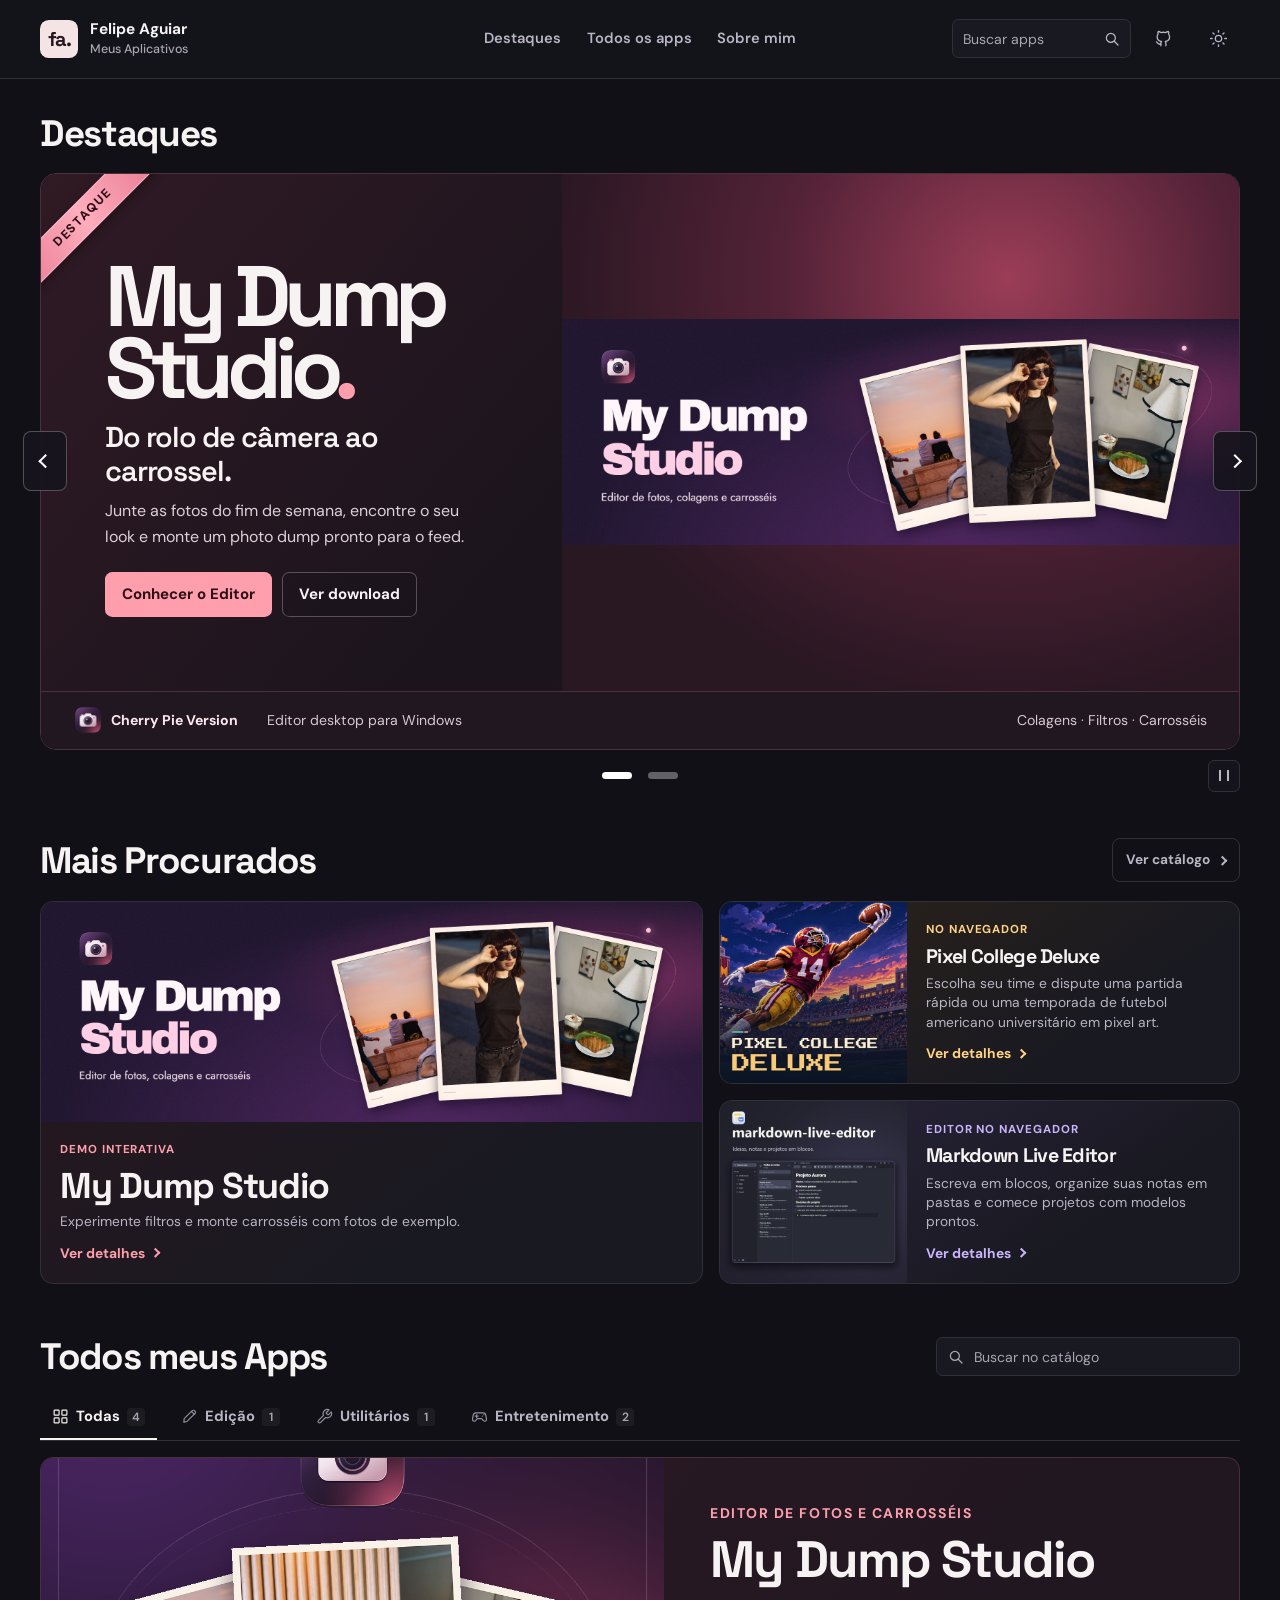
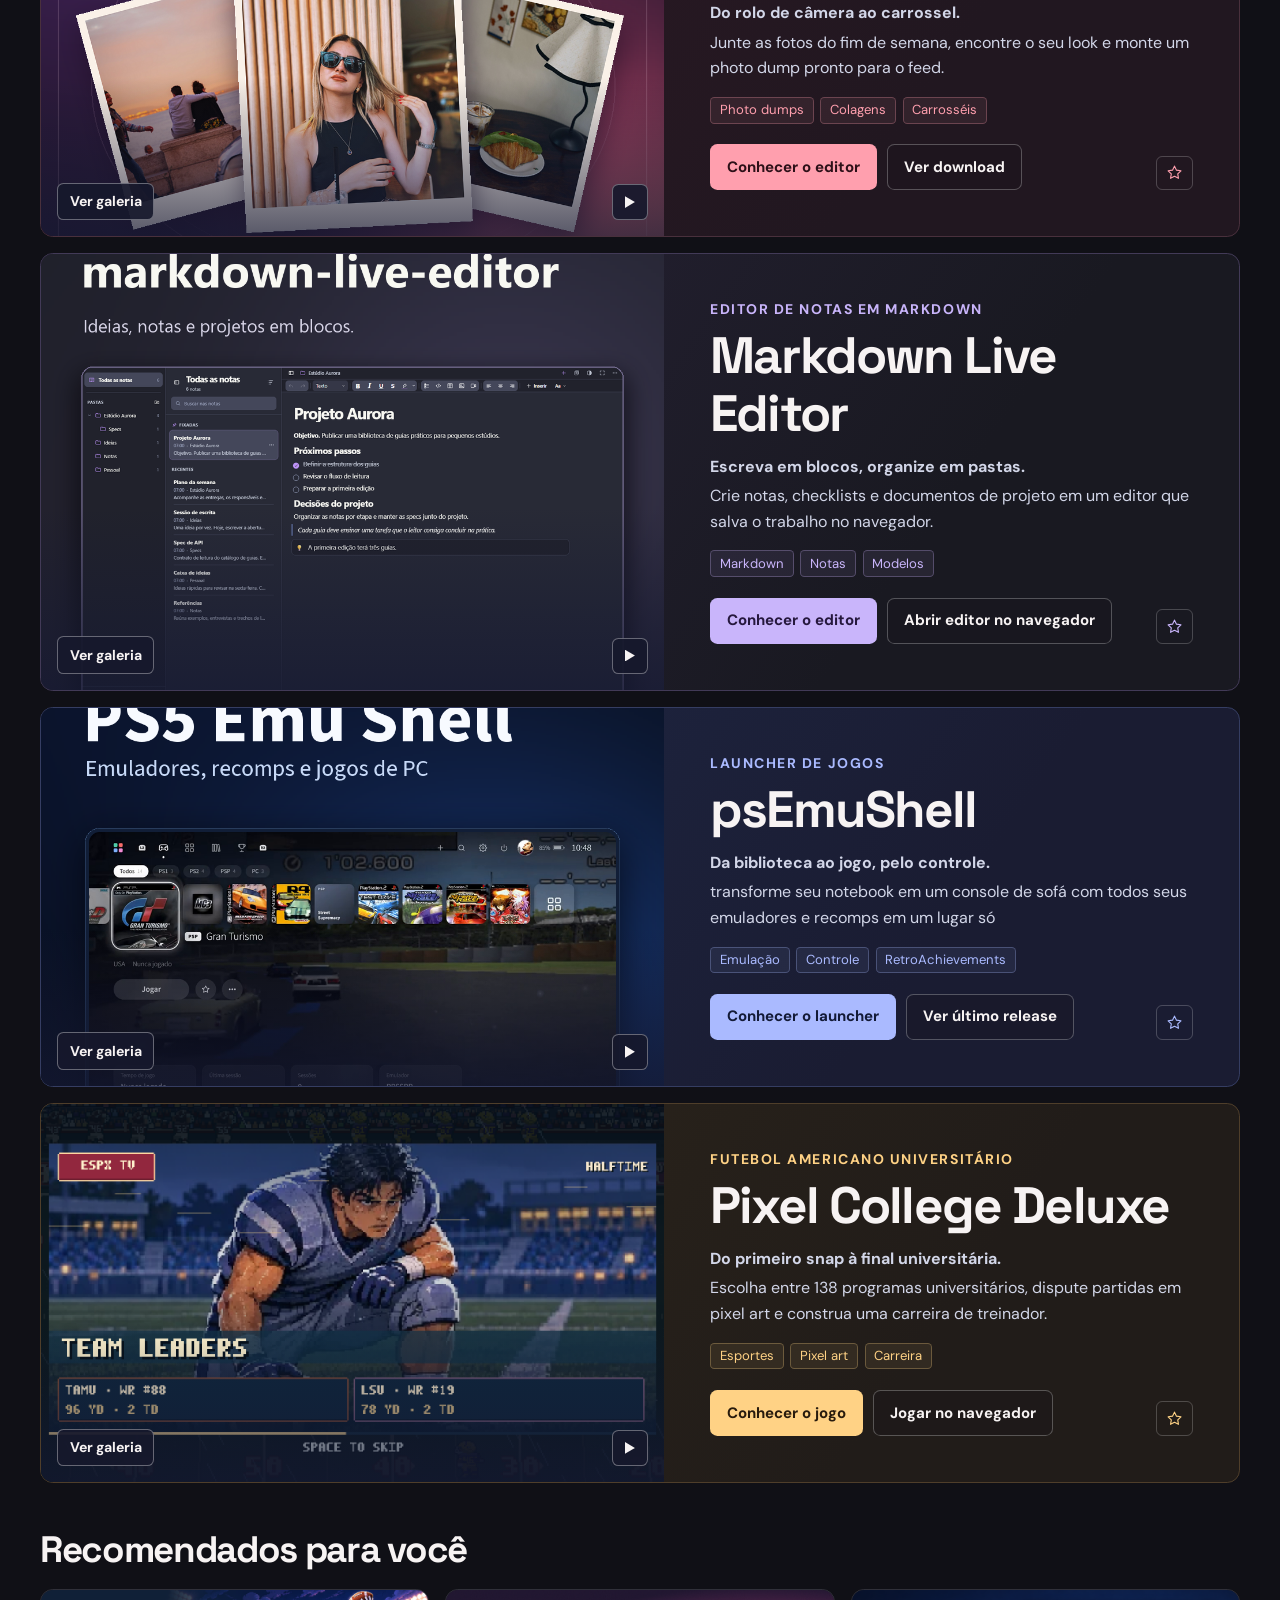
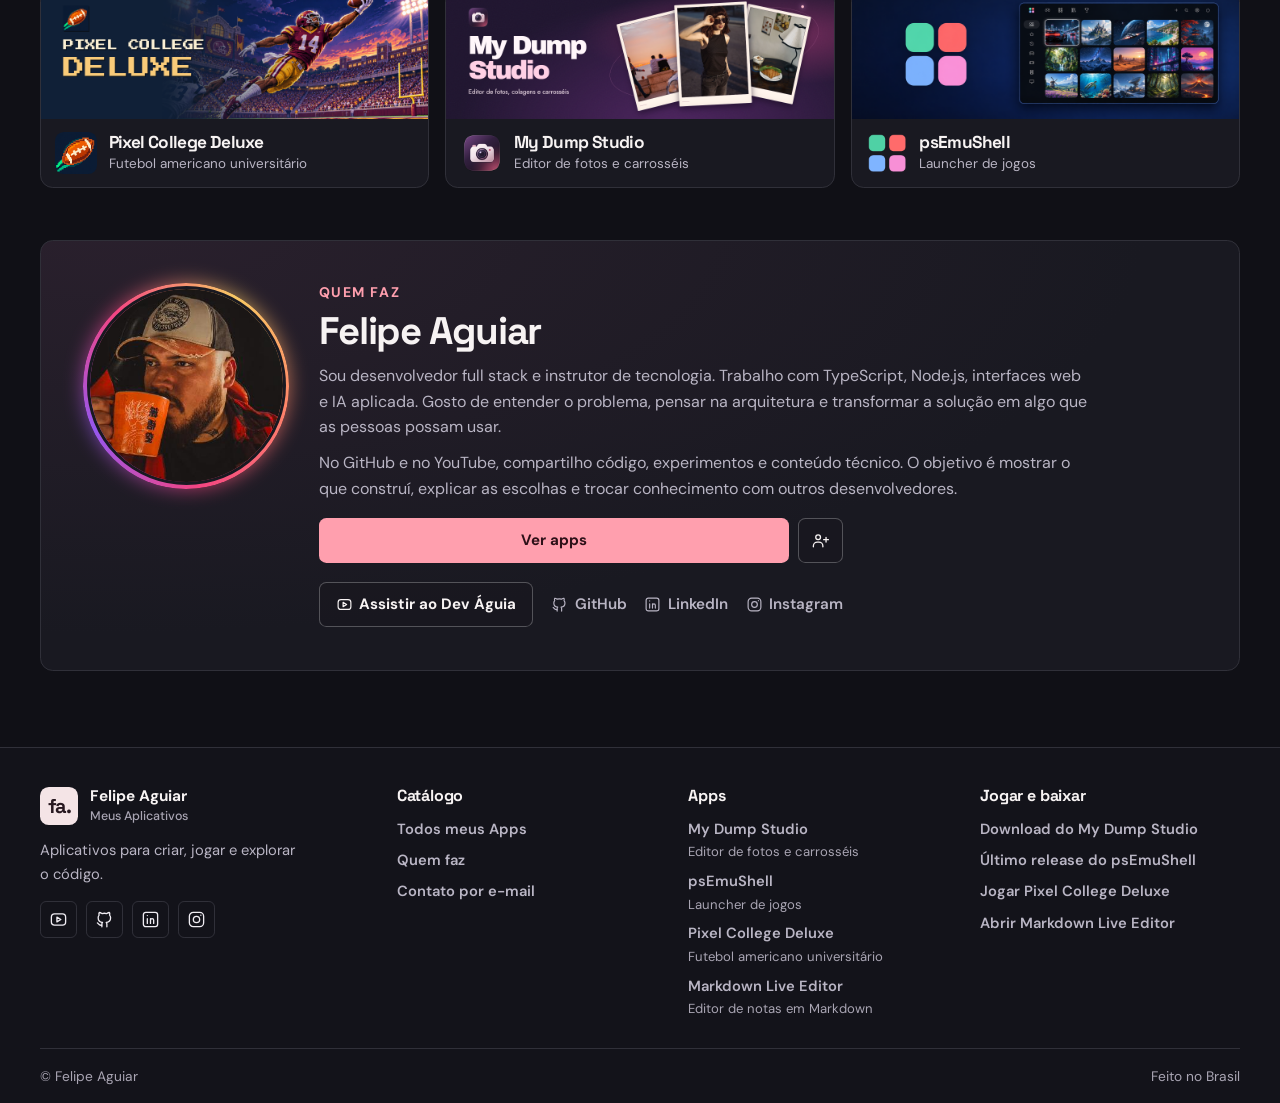
<file: index.html>
<!doctype html>
<html lang="pt-BR">
<head>
<meta charset="utf-8">
<meta name="viewport" content="width=device-width, initial-scale=1">
<meta name="theme-color" content="#101016">
<script src="assets/js/theme.js"></script>
<meta name="description" content="Explore editores, launchers e jogos de navegador criados por Felipe Aguiar. Veja os vídeos, as capturas e onde jogar ou baixar.">
<meta property="og:type" content="website">
<meta property="og:title" content="My App Store">
<meta property="og:description" content="Explore editores, launchers e jogos de navegador criados por Felipe Aguiar. Veja os vídeos, as capturas e onde jogar ou baixar.">
<meta property="og:url" content="https://felipeaguiarcode.github.io/apps/">
<meta property="og:image" content="https://felipeaguiarcode.github.io/apps/assets/projects/dump/banners/my-dump-studio-banner.png">
<link rel="canonical" href="https://felipeaguiarcode.github.io/apps/">
<link rel="icon" href="assets/favicon.svg" type="image/svg+xml">
<link rel="preconnect" href="https://fonts.googleapis.com">
<link rel="preconnect" href="https://fonts.gstatic.com" crossorigin>
<link href="https://fonts.googleapis.com/css2?family=DM+Sans:wght@400;500;600;700&family=Space+Grotesk:wght@400;500;600;700&display=swap" rel="stylesheet">
<link rel="stylesheet" href="assets/css/portfolio.css">
<link rel="stylesheet" href="assets/css/light-theme.css">
<title>My App Store</title>
</head>
<body>
<a class="skip-link" href="#main-content">Pular para o conteúdo</a>
<header class="site-header">
  <div class="shell header-inner">
    <a class="brand" href="index.html"><span class="brand-mark" aria-hidden="true">fa.</span><span>Felipe Aguiar <small>Meus Aplicativos</small></span></a>
    <nav class="site-nav" aria-label="Menu principal">
      <a href="#featured">Destaques</a>
      <a href="#catalog">Todos os apps</a>
      <a href="#about">Sobre mim</a>
    </nav>
    <details class="mobile-menu">
      <summary aria-label="Menu principal"><svg viewBox="0 0 24 24" width="23" height="23" fill="none" stroke="currentColor" stroke-width="1.65" stroke-linecap="round" stroke-linejoin="round" aria-hidden="true"><path d="M4 6h16M4 12h16M4 18h16"/></svg></summary>
      <nav class="mobile-menu-links" aria-label="Navegação mobile">
        <a href="#featured"><svg viewBox="0 0 24 24" width="17" height="17" fill="none" stroke="currentColor" stroke-width="1.65" stroke-linecap="round" stroke-linejoin="round" aria-hidden="true"><path d="m12 3 2.8 5.7 6.3.9-4.5 4.5 1.1 6.2-5.7-3-5.7 3 1.1-6.2-4.5-4.5 6.3-.9Z"/></svg>Destaques</a>
        <a href="#catalog"><svg viewBox="0 0 24 24" width="17" height="17" fill="none" stroke="currentColor" stroke-width="1.65" stroke-linecap="round" stroke-linejoin="round" aria-hidden="true"><rect x="3" y="3" width="7" height="7" rx="1"/><rect x="14" y="3" width="7" height="7" rx="1"/><rect x="3" y="14" width="7" height="7" rx="1"/><rect x="14" y="14" width="7" height="7" rx="1"/></svg>Todos os apps</a>
        <a href="#about"><svg viewBox="0 0 24 24" width="17" height="17" fill="none" stroke="currentColor" stroke-width="1.65" stroke-linecap="round" stroke-linejoin="round" aria-hidden="true"><circle cx="12" cy="8" r="3"/><path d="M5 20v-1a5 5 0 0 1 5-5h4a5 5 0 0 1 5 5v1"/></svg>Sobre mim</a>
        <a href="https://github.com/felipeAguiarCode" target="_blank" rel="noopener noreferrer"><svg viewBox="0 0 24 24" width="17" height="17" fill="none" stroke="currentColor" stroke-width="1.65" stroke-linecap="round" stroke-linejoin="round" aria-hidden="true"><path d="M9 19c-4.3 1.3-4.3-2.2-6-2.7m12 5v-3.3a2.9 2.9 0 0 0-.8-2.2c2.7-.3 5.5-1.3 5.5-6a4.7 4.7 0 0 0-1.3-3.3 4.3 4.3 0 0 0-.1-3.3s-1-.3-3.4 1.3a12.6 12.6 0 0 0-6.2 0C6.3 2.9 5.3 3.2 5.3 3.2a4.3 4.3 0 0 0-.1 3.3A4.7 4.7 0 0 0 4 9.8c0 4.7 2.8 5.7 5.5 6a2.9 2.9 0 0 0-.8 2.2v3.3"/></svg>Meu GitHub</a>
      </nav>
    </details>
    <div class="header-actions">
      <form class="search-field site-search" role="search" aria-label="Busca principal" action="index.html#catalog" method="get">
        <input type="search" name="q" placeholder="Buscar apps" aria-label="Buscar apps" enterkeyhint="search">
        <button type="submit" aria-label="Pesquisar"><svg viewBox="0 0 24 24" width="18" height="18" fill="none" stroke="currentColor" stroke-width="1.65" stroke-linecap="round" stroke-linejoin="round" aria-hidden="true"><circle cx="10.5" cy="10.5" r="6"/><path d="m15 15 5 5"/></svg></button>
      </form>
      <a class="header-source" href="https://github.com/felipeAguiarCode" target="_blank" rel="noopener noreferrer" aria-label="Meu GitHub"><svg viewBox="0 0 24 24" width="19" height="19" fill="none" stroke="currentColor" stroke-width="1.65" stroke-linecap="round" stroke-linejoin="round" aria-hidden="true"><path d="M9 19c-4.3 1.3-4.3-2.2-6-2.7m12 5v-3.3a2.9 2.9 0 0 0-.8-2.2c2.7-.3 5.5-1.3 5.5-6a4.7 4.7 0 0 0-1.3-3.3 4.3 4.3 0 0 0-.1-3.3s-1-.3-3.4 1.3a12.6 12.6 0 0 0-6.2 0C6.3 2.9 5.3 3.2 5.3 3.2a4.3 4.3 0 0 0-.1 3.3A4.7 4.7 0 0 0 4 9.8c0 4.7 2.8 5.7 5.5 6a2.9 2.9 0 0 0-.8 2.2v3.3"/></svg></a>
      <button class="theme-toggle" type="button" data-theme-toggle aria-label="Ativar tema claro" hidden>
        <span class="theme-icon-sun"><svg viewBox="0 0 24 24" width="19" height="19" fill="none" stroke="currentColor" stroke-width="1.65" stroke-linecap="round" stroke-linejoin="round" aria-hidden="true"><circle cx="12" cy="12" r="4"/><path d="M12 2v2m0 16v2M2 12h2m16 0h2M5 5l1.4 1.4m11.2 11.2L19 19M19 5l-1.4 1.4M6.4 17.6 5 19"/></svg></span>
        <span class="theme-icon-moon"><svg viewBox="0 0 24 24" width="19" height="19" fill="none" stroke="currentColor" stroke-width="1.65" stroke-linecap="round" stroke-linejoin="round" aria-hidden="true"><path d="M20.9 13.5a9 9 0 0 1-10.4-10.4A9 9 0 1 0 20.9 13.5Z"/></svg></span>
      </button>
    </div>
  </div>
</header>
  <main id="main-content" class="shell home">
  <h1 class="sr-only">Meus Aplicativos</h1>
  <section class="home-featured" id="featured" aria-labelledby="featured-section-title">
    <div class="section-heading"><h2 id="featured-section-title">Destaques</h2></div>
    <div class="home-hero" data-stories>
      <div class="story-stage">
        <div class="story-slides">
          <article class="hero-slide theme-dump is-current" data-story data-duration="10500" aria-labelledby="featured-title">
            <span class="featured-ribbon"><span>Destaque</span></span>
            <div class="hero-copy">
              <h2 id="featured-title">My Dump Studio<span class="title-period">.</span></h2>
              <p class="hero-lede">Do rolo de câmera ao carrossel.</p>
              <p class="hero-summary">Junte as fotos do fim de semana, encontre o seu look e monte um photo dump pronto para o feed.</p>
              <div class="actions">
                <a class="button primary" href="projects/dump-studio/index.html">Conhecer o Editor</a>
                <a class="button secondary" href="https://github.com/felipeAguiarCode/dump-studio/releases/latest" target="_blank" rel="noopener noreferrer">Ver download</a>
              </div>
            </div>
            <div class="hero-art" aria-hidden="true"><img src="assets/projects/dump/banners/my-dump-studio-banner.png" alt="" fetchpriority="high"></div>
            <div class="app-strip">
              <span class="strip-brand"><img src="assets/projects/dump/icons/icon-128.png" alt="" width="30" height="30"> Cherry Pie Version</span>
              <span>Editor desktop para Windows</span>
              <span>Colagens · Filtros · Carrosséis</span>
            </div>
          </article>
          <article class="hero-slide theme-markdown" data-story data-duration="8000" aria-labelledby="featured-markdown-title">
            <div class="hero-copy">
              <p class="kicker">Editor de notas em Markdown</p>
              <h2 id="featured-markdown-title">Markdown Live Editor</h2>
              <p class="hero-lede">Escreva em blocos, organize em pastas.</p>
              <p class="hero-summary">Crie notas, checklists e documentos de projeto em um editor que salva o trabalho no navegador.</p>
              <div class="actions">
                <a class="button primary" href="projects/markdown-live-editor/index.html">Conhecer o editor</a>
                <a class="button secondary" href="https://felipeaguiarcode.github.io/markdown-live-editor/" target="_blank" rel="noopener noreferrer">Usar Agorar</a>
              </div>
            </div>
            <div class="hero-art" aria-hidden="true"><img src="assets/projects/markdown/banners/markdown-live-editor-banner-sem-texto.png" alt=""></div>
            <div class="app-strip">
              <span class="strip-brand"><img src="assets/projects/markdown/icons/icon-128.png" alt="" width="30" height="30"> Computador e celular</span>
              <span>Navegador</span>
              <span>Markdown · Notas · Modelos</span>
            </div>
          </article>
        </div>
        <button class="story-arrow previous" type="button" data-story-step="-1" aria-label="Destaque anterior" hidden><span class="chevron" aria-hidden="true"></span></button>
        <button class="story-arrow next" type="button" data-story-step="1" aria-label="Próximo destaque" hidden><span class="chevron" aria-hidden="true"></span></button>
      </div>
      <div class="story-controls" hidden>
        <div class="story-track" role="group" aria-label="Escolher app no banner">
          <button class="story-button" data-story-button type="button" aria-label="Mostrar My Dump Studio" aria-pressed="true"><span aria-hidden="true"></span></button>
          <button class="story-button" data-story-button type="button" aria-label="Mostrar Markdown Live Editor" aria-pressed="false"><span aria-hidden="true"></span></button>
        </div>
        <button class="story-toggle" type="button" aria-label="Pausar rotação dos banners"><span aria-hidden="true"></span></button>
      </div>
    </div>
  </section>

  <section class="home-offers" id="offers" aria-labelledby="offers-title" data-card-carousel>
    <div class="section-heading offers-heading">
      <h2 id="offers-title">Mais Procurados</h2>
      <div class="offers-actions">
        <div class="carousel-controls" data-carousel-controls role="group" aria-label="Navegação da seção Mais Procurados" hidden>
          <button class="carousel-arrow previous" type="button" data-carousel-step="-1" aria-controls="offers-list" aria-label="Cartão anterior"><span class="chevron" aria-hidden="true"></span></button>
          <button class="carousel-arrow next" type="button" data-carousel-step="1" aria-controls="offers-list" aria-label="Próximo cartão"><span class="chevron" aria-hidden="true"></span></button>
        </div>
        <a class="offer-more" href="#catalog">Ver catálogo<span class="chevron" aria-hidden="true"></span></a>
      </div>
    </div>
    <ul class="offers-track" id="offers-list" data-carousel-track role="list">
      <li class="offer-entry">
        <a class="offer-card theme-dump has-offer-art" href="projects/dump-studio/index.html">
          <div class="offer-art"><img src="assets/projects/dump/banners/my-dump-studio-banner.png" alt="" loading="lazy"></div>
          <div class="offer-copy">
            <p class="offer-label">Demo interativa</p>
            <h3>My Dump Studio</h3>
            <p class="offer-description">Experimente filtros e monte carrosséis com fotos de exemplo.</p>
            <div class="offer-footer">
              <span class="offer-action">Ver detalhes<span class="chevron" aria-hidden="true"></span></span>
            </div>
          </div>
        </a>
      </li>
      <li class="offer-entry">
        <a class="offer-card theme-pixel has-offer-art" href="projects/pixel-college-deluxe/index.html">
          <div class="offer-art"><img src="assets/projects/pixel/squares/pixel-college-deluxe.png" alt="" loading="lazy"></div>
          <div class="offer-copy">
            <p class="offer-label">No navegador</p>
            <h3>Pixel College Deluxe</h3>
            <p class="offer-description">Escolha seu time e dispute uma partida rápida ou uma temporada de futebol americano universitário em pixel art.</p>
            <div class="offer-footer">
              <span class="offer-action">Ver detalhes<span class="chevron" aria-hidden="true"></span></span>
            </div>
          </div>
        </a>
      </li>
      <li class="offer-entry">
        <a class="offer-card theme-markdown has-offer-art" href="projects/markdown-live-editor/index.html">
          <div class="offer-art"><img src="assets/projects/markdown/squares/markdown-live-editor-capa-quadrada.png" alt="" loading="lazy"></div>
          <div class="offer-copy">
            <p class="offer-label">Editor no navegador</p>
            <h3>Markdown Live Editor</h3>
            <p class="offer-description">Escreva em blocos, organize suas notas em pastas e comece projetos com modelos prontos.</p>
            <div class="offer-footer">
              <span class="offer-action">Ver detalhes<span class="chevron" aria-hidden="true"></span></span>
            </div>
          </div>
        </a>
      </li>
    </ul>
  </section>

  <section class="home-catalog" id="catalog" aria-labelledby="catalog-title" data-catalog>
    <div class="section-heading catalog-heading">
      <h2 id="catalog-title">Todos meus Apps</h2>
      <form class="search-field catalog-search" role="search" aria-label="Busca no catálogo" action="index.html#catalog" method="get">
        <svg viewBox="0 0 24 24" width="18" height="18" fill="none" stroke="currentColor" stroke-width="1.65" stroke-linecap="round" stroke-linejoin="round" aria-hidden="true"><circle cx="10.5" cy="10.5" r="6"/><path d="m15 15 5 5"/></svg>
        <input type="search" name="q" placeholder="Buscar no catálogo" aria-label="Buscar no catálogo" enterkeyhint="search" aria-controls="catalog-list">
      </form>
    </div>
    <div class="catalog-toolbar">
      <div class="catalog-filters" role="group" aria-label="Filtrar aplicativos" hidden>
        <button type="button" data-filter="all" aria-pressed="true" aria-controls="catalog-list"><svg viewBox="0 0 24 24" width="17" height="17" fill="none" stroke="currentColor" stroke-width="1.65" stroke-linecap="round" stroke-linejoin="round" aria-hidden="true"><rect x="3" y="3" width="7" height="7" rx="1"/><rect x="14" y="3" width="7" height="7" rx="1"/><rect x="3" y="14" width="7" height="7" rx="1"/><rect x="14" y="14" width="7" height="7" rx="1"/></svg><span>Todas</span> <span class="catalog-tab-count" data-tab-count>4</span></button>
        <button type="button" data-filter="editing" aria-pressed="false" aria-controls="catalog-list"><svg viewBox="0 0 24 24" width="17" height="17" fill="none" stroke="currentColor" stroke-width="1.65" stroke-linecap="round" stroke-linejoin="round" aria-hidden="true"><path d="m15 5 4 4M4 20l4.5-1 11-11a2.8 2.8 0 0 0-4-4l-11 11L4 20z"/></svg><span>Edição</span> <span class="catalog-tab-count" data-tab-count>1</span></button>
        <button type="button" data-filter="utilities" aria-pressed="false" aria-controls="catalog-list"><svg viewBox="0 0 24 24" width="17" height="17" fill="none" stroke="currentColor" stroke-width="1.65" stroke-linecap="round" stroke-linejoin="round" aria-hidden="true"><path d="M14.7 6.3a1 1 0 0 0 0 1.4l1.6 1.6a1 1 0 0 0 1.4 0l3.8-3.8a6 6 0 0 1-7.9 7.9l-7 7a2.1 2.1 0 0 1-3-3l7-7a6 6 0 0 1 7.9-7.9Z"/></svg><span>Utilitários</span> <span class="catalog-tab-count" data-tab-count>1</span></button>
        <button type="button" data-filter="entertainment" aria-pressed="false" aria-controls="catalog-list"><svg viewBox="0 0 24 24" width="17" height="17" fill="none" stroke="currentColor" stroke-width="1.65" stroke-linecap="round" stroke-linejoin="round" aria-hidden="true"><path d="M7 7h10a4 4 0 0 1 3.9 3.3l1 5.3a2.6 2.6 0 0 1-4.4 2.3L15 15H9l-2.5 2.9a2.6 2.6 0 0 1-4.4-2.3l1-5.3A4 4 0 0 1 7 7Z"/><path d="M8 9.5v4M6 11.5h4M16 11.5h.01m2-2h.01"/></svg><span>Entretenimento</span> <span class="catalog-tab-count" data-tab-count>2</span></button>
      </div>
      <p class="sr-only" data-catalog-count role="status">4 apps</p>
    </div>
    <p class="catalog-query" data-catalog-query hidden>Resultados para “<span></span>”. <a href="index.html#catalog">Limpar busca</a></p>
    <p class="catalog-empty" data-catalog-empty hidden>Nenhum app encontrado.</p>
    <div class="catalog-list" id="catalog-list">
      <article class="catalog-entry theme-dump has-catalog-preview has-catalog-icon" data-category="editing" data-search-text="My Dump Studio dump-studio dump-studio Editor de fotos e carrosséis Junte as fotos do fim de semana, encontre o seu look e monte um photo dump pronto para o feed. Photo dumps Colagens Carrosséis">
        <a class="catalog-app-icon" href="projects/dump-studio/index.html" aria-label="Ver app My Dump Studio"><img src="assets/projects/dump/icons/icon-128.png" width="64" height="64" alt="" loading="lazy"></a>
        <div class="catalog-preview" data-card-preview>
          <a class="catalog-image" href="projects/dump-studio/index.html#media" aria-label="Ver galeria de My Dump Studio">
            <img class="preview-image is-current" src="assets/projects/dump/squares/my-dump-studio-square.png" alt="" loading="lazy">
            <img class="preview-image" src="assets/projects/dump/screenshots/01-filtros.png" alt="" loading="lazy">
            <img class="preview-image" src="assets/projects/dump/screenshots/04-layout-de-colagem.png" alt="" loading="lazy">
            <img class="preview-image" src="assets/projects/dump/screenshots/03-previa-de-preset.png" alt="" loading="lazy">
            <img class="preview-image" src="assets/projects/dump/screenshots/02-ajustes-de-imagem.png" alt="" loading="lazy">
            <img class="preview-image" src="assets/projects/dump/screenshots/05-previa-do-carrossel.png" alt="" loading="lazy">
            <img class="preview-image" src="assets/projects/dump/screenshots/06-exportacao.png" alt="" loading="lazy">
            <img class="preview-image" src="assets/projects/dump/screenshots/07-simulacoes-de-camera.png" alt="" loading="lazy">
            <img class="preview-image" src="assets/projects/dump/screenshots/08-texturas-de-filme.png" alt="" loading="lazy">
            <img class="preview-image" src="assets/projects/dump/screenshots/09-recorte-e-proporcao.png" alt="" loading="lazy">
            <img class="preview-image" src="assets/projects/dump/screenshots/10-tipografia-em-camadas.png" alt="" loading="lazy">
            <img class="preview-image" src="assets/projects/dump/screenshots/11-efeitos-de-sobreposicao.png" alt="" loading="lazy">
            <video class="preview-video" src="assets/projects/dump/videos/my-dump-studio-demo-pt-br.mp4" muted loop playsinline preload="none" aria-hidden="true"></video>
            <span class="catalog-play">Ver galeria</span>
          </a>
          <button class="preview-toggle" type="button" data-preview-name="My Dump Studio" aria-label="Reproduzir prévia de My Dump Studio" hidden><span aria-hidden="true"></span></button>
        </div>
        <div class="catalog-copy">
          <p class="kicker">Editor de fotos e carrosséis</p>
          <h3>My Dump Studio</h3>
          <p class="catalog-lede">Do rolo de câmera ao carrossel.</p>
          <p class="catalog-summary">Junte as fotos do fim de semana, encontre o seu look e monte um photo dump pronto para o feed.</p>
          <ul class="tags"><li>Photo dumps</li><li>Colagens</li><li>Carrosséis</li></ul>
          <div class="catalog-footer">
            <div class="actions">
                <a class="button primary" href="projects/dump-studio/index.html">Conhecer o editor</a>
                <a class="button secondary" href="https://github.com/felipeAguiarCode/dump-studio/releases/latest" target="_blank" rel="noopener noreferrer">Ver download</a>
              </div>
            <a class="catalog-mobile-action" href="projects/dump-studio/index.html" aria-label="Ver app My Dump Studio">Ver app</a>
            <a class="repo-stars" href="https://github.com/felipeAguiarCode/dump-studio" target="_blank" rel="noopener noreferrer" data-repo-stars="https://api.github.com/repos/felipeAguiarCode/dump-studio" aria-label="Dar uma estrela a My Dump Studio no GitHub" title="Dar uma estrela no GitHub"><svg viewBox="0 0 24 24" width="17" height="17" fill="none" stroke="currentColor" stroke-width="1.6" stroke-linejoin="round" aria-hidden="true"><path d="m12 3 2.8 5.7 6.3.9-4.5 4.4 1 6.2L12 17.3l-5.6 2.9 1.1-6.2L3 9.6l6.2-.9L12 3Z"/></svg><span data-star-count hidden></span></a>
          </div>
        </div>
      </article>
      <article class="catalog-entry theme-markdown has-catalog-preview has-catalog-icon" data-category="utilities" data-search-text="Markdown Live Editor markdown-live-editor markdown-live-editor Editor de notas em Markdown Crie notas, checklists e documentos de projeto em um editor que salva o trabalho no navegador. Markdown Notas Modelos">
        <a class="catalog-app-icon" href="projects/markdown-live-editor/index.html" aria-label="Ver app Markdown Live Editor"><img src="assets/projects/markdown/icons/icon-128.png" width="64" height="64" alt="" loading="lazy"></a>
        <div class="catalog-preview" data-card-preview>
          <a class="catalog-image" href="projects/markdown-live-editor/index.html#media" aria-label="Ver galeria de Markdown Live Editor">
            <img class="preview-image is-current" src="assets/projects/markdown/squares/markdown-live-editor-capa-quadrada.png" alt="" loading="lazy">
            <img class="preview-image" src="assets/projects/markdown/screenshots/01-organizacao.png" alt="" loading="lazy">
            <img class="preview-image" src="assets/projects/markdown/screenshots/02-modelos-de-projeto.png" alt="" loading="lazy">
            <img class="preview-image" src="assets/projects/markdown/screenshots/03-menu-do-editor.png" alt="" loading="lazy">
            <img class="preview-image" src="assets/projects/markdown/screenshots/04-tabela-editavel.png" alt="" loading="lazy">
            <img class="preview-image" src="assets/projects/markdown/screenshots/05-escrita-imersiva.png" alt="" loading="lazy">
            <img class="preview-image" src="assets/projects/markdown/screenshots/06-editor-no-celular.png" alt="" loading="lazy">
            <img class="preview-image" src="assets/projects/markdown/screenshots/07-seletor-de-modelos.png" alt="" loading="lazy">
            <img class="preview-image" src="assets/projects/markdown/screenshots/08-modelos-de-prompt.png" alt="" loading="lazy">
            <img class="preview-image" src="assets/projects/markdown/screenshots/09-modelos-de-spec-de-api.png" alt="" loading="lazy">
            <img class="preview-image" src="assets/projects/markdown/screenshots/10-spec-gerada-a-partir-de-modelo.png" alt="" loading="lazy">
            <img class="preview-image" src="assets/projects/markdown/screenshots/11-modelos-no-celular.png" alt="" loading="lazy">
            <video class="preview-video" src="assets/projects/markdown/videos/markdown-live-editor-demonstracao.mp4" muted loop playsinline preload="none" aria-hidden="true"></video>
            <span class="catalog-play">Ver galeria</span>
          </a>
          <button class="preview-toggle" type="button" data-preview-name="Markdown Live Editor" aria-label="Reproduzir prévia de Markdown Live Editor" hidden><span aria-hidden="true"></span></button>
        </div>
        <div class="catalog-copy">
          <p class="kicker">Editor de notas em Markdown</p>
          <h3>Markdown Live Editor</h3>
          <p class="catalog-lede">Escreva em blocos, organize em pastas.</p>
          <p class="catalog-summary">Crie notas, checklists e documentos de projeto em um editor que salva o trabalho no navegador.</p>
          <ul class="tags"><li>Markdown</li><li>Notas</li><li>Modelos</li></ul>
          <div class="catalog-footer">
            <div class="actions">
                <a class="button primary" href="projects/markdown-live-editor/index.html">Conhecer o editor</a>
                <a class="button secondary" href="https://felipeaguiarcode.github.io/markdown-live-editor/" target="_blank" rel="noopener noreferrer">Abrir editor no navegador</a>
              </div>
            <a class="catalog-mobile-action" href="projects/markdown-live-editor/index.html" aria-label="Ver app Markdown Live Editor">Ver app</a>
            <a class="repo-stars" href="https://github.com/felipeAguiarCode/markdown-live-editor" target="_blank" rel="noopener noreferrer" data-repo-stars="https://api.github.com/repos/felipeAguiarCode/markdown-live-editor" aria-label="Dar uma estrela a Markdown Live Editor no GitHub" title="Dar uma estrela no GitHub"><svg viewBox="0 0 24 24" width="17" height="17" fill="none" stroke="currentColor" stroke-width="1.6" stroke-linejoin="round" aria-hidden="true"><path d="m12 3 2.8 5.7 6.3.9-4.5 4.4 1 6.2L12 17.3l-5.6 2.9 1.1-6.2L3 9.6l6.2-.9L12 3Z"/></svg><span data-star-count hidden></span></a>
          </div>
        </div>
      </article>
      <article class="catalog-entry theme-ps5 has-catalog-preview has-catalog-icon" data-category="entertainment" data-search-text="psEmuShell psEmuShell ps5-emushell Launcher de jogos transforme seu notebook em um console de sofá com todos seus emuladores e recomps em um lugar só Emulação Controle RetroAchievements">
        <a class="catalog-app-icon" href="projects/ps5-emushell/index.html" aria-label="Ver app psEmuShell"><img src="assets/projects/ps5/icons/icon-128.png" width="64" height="64" alt="" loading="lazy"></a>
        <div class="catalog-preview" data-card-preview>
          <a class="catalog-image" href="projects/ps5-emushell/index.html#media" aria-label="Ver galeria de psEmuShell">
            <img class="preview-image is-current" src="assets/projects/ps5/squares/ps5-emu-shell-capa.png" alt="" loading="lazy">
            <img class="preview-image" src="assets/projects/ps5/screenshots/01-tela-de-jogos.png" alt="" loading="lazy">
            <img class="preview-image" src="assets/projects/ps5/screenshots/02-biblioteca.png" alt="" loading="lazy">
            <img class="preview-image" src="assets/projects/ps5/screenshots/03-colecoes.png" alt="" loading="lazy">
            <img class="preview-image" src="assets/projects/ps5/screenshots/04-teclado-virtual.png" alt="" loading="lazy">
            <img class="preview-image" src="assets/projects/ps5/screenshots/05-trofeus-tema-claro.png" alt="" loading="lazy">
            <img class="preview-image" src="assets/projects/ps5/screenshots/06-avatares.png" alt="" loading="lazy">
            <video class="preview-video" src="assets/projects/ps5/videos/ps5-emu-shell-demo.mp4" muted loop playsinline preload="none" aria-hidden="true"></video>
            <span class="catalog-play">Ver galeria</span>
          </a>
          <button class="preview-toggle" type="button" data-preview-name="psEmuShell" aria-label="Reproduzir prévia de psEmuShell" hidden><span aria-hidden="true"></span></button>
        </div>
        <div class="catalog-copy">
          <p class="kicker">Launcher de jogos</p>
          <h3>psEmuShell</h3>
          <p class="catalog-lede">Da biblioteca ao jogo, pelo controle.</p>
          <p class="catalog-summary">transforme seu notebook em um console de sofá com todos seus emuladores e recomps em um lugar só</p>
          <ul class="tags"><li>Emulação</li><li>Controle</li><li>RetroAchievements</li></ul>
          <div class="catalog-footer">
            <div class="actions">
                <a class="button primary" href="projects/ps5-emushell/index.html">Conhecer o launcher</a>
                <a class="button secondary" href="https://github.com/felipeAguiarCode/psEmuShell/releases/latest" target="_blank" rel="noopener noreferrer">Ver último release</a>
              </div>
            <a class="catalog-mobile-action" href="projects/ps5-emushell/index.html" aria-label="Ver app psEmuShell">Ver app</a>
            <a class="repo-stars" href="https://github.com/felipeAguiarCode/psEmuShell" target="_blank" rel="noopener noreferrer" data-repo-stars="https://api.github.com/repos/felipeAguiarCode/psEmuShell" aria-label="Dar uma estrela a psEmuShell no GitHub" title="Dar uma estrela no GitHub"><svg viewBox="0 0 24 24" width="17" height="17" fill="none" stroke="currentColor" stroke-width="1.6" stroke-linejoin="round" aria-hidden="true"><path d="m12 3 2.8 5.7 6.3.9-4.5 4.4 1 6.2L12 17.3l-5.6 2.9 1.1-6.2L3 9.6l6.2-.9L12 3Z"/></svg><span data-star-count hidden></span></a>
          </div>
        </div>
      </article>
      <article class="catalog-entry theme-pixel has-catalog-preview has-catalog-icon" data-category="entertainment" data-search-text="Pixel College Deluxe pixel-college-deluxe pixel-college-deluxe Futebol americano universitário Escolha entre 138 programas universitários, dispute partidas em pixel art e construa uma carreira de treinador. Esportes Pixel art Carreira">
        <a class="catalog-app-icon" href="projects/pixel-college-deluxe/index.html" aria-label="Ver app Pixel College Deluxe"><img src="assets/projects/pixel/icons/icon-128.png" width="64" height="64" alt="" loading="lazy"></a>
        <div class="catalog-preview" data-card-preview>
          <a class="catalog-image" href="projects/pixel-college-deluxe/index.html#media" aria-label="Ver galeria de Pixel College Deluxe">
            <img class="preview-image is-current" src="assets/projects/pixel/screenshots/28-espx-tv-leaders-texas-am-lsu.png" alt="" loading="lazy">
            <img class="preview-image" src="assets/projects/pixel/squares/pixel-college-deluxe.png" alt="" loading="lazy">
            <img class="preview-image" src="assets/projects/pixel/screenshots/01-chuva-alabama-auburn-pre-snap.png" alt="" loading="lazy">
            <img class="preview-image" src="assets/projects/pixel/screenshots/02-chuva-florida-state-clemson-passe.png" alt="" loading="lazy">
            <img class="preview-image" src="assets/projects/pixel/screenshots/05-neve-michigan-michigan-state-handoff.png" alt="" loading="lazy">
            <img class="preview-image" src="assets/projects/pixel/screenshots/09-qte-texas-am-lsu-recepcao.png" alt="" loading="lazy">
            <img class="preview-image" src="assets/projects/pixel/screenshots/25-espx-tv-halftime-georgia-tennessee.png" alt="" loading="lazy">
            <img class="preview-image" src="assets/projects/pixel/screenshots/06-neve-ohio-state-penn-state-field-goal.png" alt="" loading="lazy">
            <img class="preview-image" src="assets/projects/pixel/screenshots/07-neve-notre-dame-iowa-cover-2.png" alt="" loading="lazy">
            <img class="preview-image" src="assets/projects/pixel/screenshots/11-qte-miami-florida-defesa-do-passe.png" alt="" loading="lazy">
            <img class="preview-image" src="assets/projects/pixel/screenshots/13-especial-usc-ucla-recepcao-com-uma-mao.png" alt="" loading="lazy">
            <img class="preview-image" src="assets/projects/pixel/screenshots/18-fog-army-navy-watch-game.png" alt="" loading="lazy">
            <video class="preview-video" src="assets/projects/pixel/videos/pixel-college-deluxe.mp4" muted loop playsinline preload="none" aria-hidden="true"></video>
            <span class="catalog-play">Ver galeria</span>
          </a>
          <button class="preview-toggle" type="button" data-preview-name="Pixel College Deluxe" aria-label="Reproduzir prévia de Pixel College Deluxe" hidden><span aria-hidden="true"></span></button>
        </div>
        <div class="catalog-copy">
          <p class="kicker">Futebol americano universitário</p>
          <h3>Pixel College Deluxe</h3>
          <p class="catalog-lede">Do primeiro snap à final universitária.</p>
          <p class="catalog-summary">Escolha entre 138 programas universitários, dispute partidas em pixel art e construa uma carreira de treinador.</p>
          <ul class="tags"><li>Esportes</li><li>Pixel art</li><li>Carreira</li></ul>
          <div class="catalog-footer">
            <div class="actions">
                <a class="button primary" href="projects/pixel-college-deluxe/index.html">Conhecer o jogo</a>
                <a class="button secondary" href="https://felipeaguiarcode.github.io/pixel-college-deluxe/" target="_blank" rel="noopener noreferrer">Jogar no navegador</a>
              </div>
            <a class="catalog-mobile-action" href="projects/pixel-college-deluxe/index.html" aria-label="Ver app Pixel College Deluxe">Ver app</a>
            <a class="repo-stars" href="https://github.com/felipeAguiarCode/pixel-college-deluxe" target="_blank" rel="noopener noreferrer" data-repo-stars="https://api.github.com/repos/felipeAguiarCode/pixel-college-deluxe" aria-label="Dar uma estrela a Pixel College Deluxe no GitHub" title="Dar uma estrela no GitHub"><svg viewBox="0 0 24 24" width="17" height="17" fill="none" stroke="currentColor" stroke-width="1.6" stroke-linejoin="round" aria-hidden="true"><path d="m12 3 2.8 5.7 6.3.9-4.5 4.4 1 6.2L12 17.3l-5.6 2.9 1.1-6.2L3 9.6l6.2-.9L12 3Z"/></svg><span data-star-count hidden></span></a>
          </div>
        </div>
      </article>
    </div>
  </section>

  <section class="home-recommendations" id="recommendations" aria-labelledby="recommendations-title" data-card-carousel>
    <div class="section-heading recommendations-heading">
      <h2 id="recommendations-title">Recomendados para você</h2>
      <div class="carousel-controls recommendations-controls" data-carousel-controls role="group" aria-label="Navegação dos recomendados" hidden>
        <button class="carousel-arrow recommendation-arrow previous" type="button" data-carousel-step="-1" aria-controls="recommendations-list" aria-label="Recomendação anterior"><span class="chevron" aria-hidden="true"></span></button>
        <button class="carousel-arrow recommendation-arrow next" type="button" data-carousel-step="1" aria-controls="recommendations-list" aria-label="Próxima recomendação"><span class="chevron" aria-hidden="true"></span></button>
      </div>
    </div>
    <ul class="recommendations-track" id="recommendations-list" data-carousel-track role="list">
      <li>
        <a class="recommendation-card theme-pixel" href="projects/pixel-college-deluxe/index.html">
          <img class="recommendation-art" src="assets/projects/pixel/banners/pixel-college-deluxe.png" alt="" loading="lazy">
          <div class="recommendation-copy">
            <img src="assets/projects/pixel/icons/icon-128.png" width="42" height="42" alt="" loading="lazy">
            <div>
              <h3>Pixel College Deluxe</h3>
              <p>Futebol americano universitário</p>
            </div>
          </div>
        </a>
      </li>
      <li>
        <a class="recommendation-card theme-dump" href="projects/dump-studio/index.html">
          <img class="recommendation-art" src="assets/projects/dump/banners/my-dump-studio-banner.png" alt="" loading="lazy">
          <div class="recommendation-copy">
            <img src="assets/projects/dump/icons/icon-128.png" width="42" height="42" alt="" loading="lazy">
            <div>
              <h3>My Dump Studio</h3>
              <p>Editor de fotos e carrosséis</p>
            </div>
          </div>
        </a>
      </li>
      <li>
        <a class="recommendation-card theme-ps5" href="projects/ps5-emushell/index.html">
          <img class="recommendation-art" src="assets/projects/ps5/banners/ps5-emu-shell-banner.png" alt="" loading="lazy">
          <div class="recommendation-copy">
            <img src="assets/projects/ps5/icons/icon-128.png" width="42" height="42" alt="" loading="lazy">
            <div>
              <h3>psEmuShell</h3>
              <p>Launcher de jogos</p>
            </div>
          </div>
        </a>
      </li>
    </ul>
  </section>

  <section class="about-me" id="about" aria-labelledby="about-me-title">
    <div class="about-avatar" data-avatar-ring>
      <img class="about-photo" src="assets/felipe-aguiar.jpg" width="192" height="192" loading="lazy" alt="Foto de Felipe Aguiar">
    </div>
    <div class="about-copy">
      <p class="kicker">Quem faz</p>
      <h2 id="about-me-title">Felipe Aguiar</h2>
      <span class="about-handle">@felipeaguiar.exe</span>
      <p>Sou desenvolvedor full stack e instrutor de tecnologia. Trabalho com TypeScript, Node.js, interfaces web e IA aplicada.<span class="about-bio-details"> Gosto de entender o problema, pensar na arquitetura e transformar a solução em algo que as pessoas possam usar.</span></p>
      <p class="about-bio-details">No GitHub e no YouTube, compartilho código, experimentos e conteúdo técnico. O objetivo é mostrar o que construí, explicar as escolhas e trocar conhecimento com outros desenvolvedores.</p>
      <div class="about-profile-actions">
        <a class="button primary about-apps-action" href="#catalog">Ver apps</a>
        <a class="button secondary about-follow-action" href="https://www.instagram.com/felipeaguiar.exe/" target="_blank" rel="noopener noreferrer" aria-label="Seguir Felipe Aguiar no Instagram"><svg viewBox="0 0 24 24" width="19" height="19" fill="none" stroke="currentColor" stroke-width="1.65" stroke-linecap="round" stroke-linejoin="round" aria-hidden="true"><circle cx="9" cy="8" r="3"/><path d="M3 20v-1a5 5 0 0 1 5-5h2a5 5 0 0 1 5 5v1M19 8v6m-3-3h6"/></svg></a>
      </div>
      <nav class="actions" aria-label="Redes sociais de Felipe Aguiar">
        <a class="button secondary" href="https://www.youtube.com/@devaguia/videos" target="_blank" rel="noopener noreferrer" aria-label="Assistir ao Dev Águia no YouTube"><svg viewBox="0 0 24 24" width="17" height="17" fill="none" stroke="currentColor" stroke-width="1.65" stroke-linecap="round" stroke-linejoin="round" aria-hidden="true"><rect x="3" y="5" width="18" height="14" rx="4"/><path d="m10 9 5 3-5 3Z"/></svg><span>Assistir ao Dev Águia</span></a>
        <a class="text-link" href="https://github.com/felipeAguiarCode" target="_blank" rel="noopener noreferrer" aria-label="GitHub"><svg viewBox="0 0 24 24" width="17" height="17" fill="none" stroke="currentColor" stroke-width="1.65" stroke-linecap="round" stroke-linejoin="round" aria-hidden="true"><path d="M9 19c-4.3 1.3-4.3-2.2-6-2.7m12 5v-3.3a2.9 2.9 0 0 0-.8-2.2c2.7-.3 5.5-1.3 5.5-6a4.7 4.7 0 0 0-1.3-3.3 4.3 4.3 0 0 0-.1-3.3s-1-.3-3.4 1.3a12.6 12.6 0 0 0-6.2 0C6.3 2.9 5.3 3.2 5.3 3.2a4.3 4.3 0 0 0-.1 3.3A4.7 4.7 0 0 0 4 9.8c0 4.7 2.8 5.7 5.5 6a2.9 2.9 0 0 0-.8 2.2v3.3"/></svg><span>GitHub</span></a>
        <a class="text-link" href="https://www.linkedin.com/in/felipeaguiar-exe/" target="_blank" rel="noopener noreferrer" aria-label="LinkedIn"><svg viewBox="0 0 24 24" width="17" height="17" fill="none" stroke="currentColor" stroke-width="1.65" stroke-linecap="round" stroke-linejoin="round" aria-hidden="true"><rect x="3" y="3" width="18" height="18" rx="3"/><path d="M8 11v6m0-10v.1M12 17v-6m0 2a2 2 0 0 1 4 0v4"/></svg><span>LinkedIn</span></a>
        <a class="text-link" href="https://www.instagram.com/felipeaguiar.exe/" target="_blank" rel="noopener noreferrer" aria-label="Instagram"><svg viewBox="0 0 24 24" width="17" height="17" fill="none" stroke="currentColor" stroke-width="1.65" stroke-linecap="round" stroke-linejoin="round" aria-hidden="true"><rect x="3" y="3" width="18" height="18" rx="5"/><circle cx="12" cy="12" r="4"/><path d="M17.5 6.6h.01"/></svg><span>Instagram</span></a>
      </nav>
    </div>
  </section>
</main>
<footer class="site-footer" id="contact">
  <div class="shell">
    <div class="footer-grid">
      <div class="footer-brand">
        <a class="brand" href="index.html"><span class="brand-mark" aria-hidden="true">fa.</span><span>Felipe Aguiar <small>Meus Aplicativos</small></span></a>
        <p>Aplicativos para criar, jogar e explorar o código.</p>
        <nav class="footer-socials" aria-label="Redes sociais">
          <a href="https://www.youtube.com/@devaguia/videos" target="_blank" rel="noopener noreferrer" aria-label="YouTube" title="YouTube"><svg viewBox="0 0 24 24" width="19" height="19" fill="none" stroke="currentColor" stroke-width="1.65" stroke-linecap="round" stroke-linejoin="round" aria-hidden="true"><rect x="3" y="5" width="18" height="14" rx="4"/><path d="m10 9 5 3-5 3Z"/></svg></a>
          <a href="https://github.com/felipeAguiarCode" target="_blank" rel="noopener noreferrer" aria-label="GitHub" title="GitHub"><svg viewBox="0 0 24 24" width="19" height="19" fill="none" stroke="currentColor" stroke-width="1.65" stroke-linecap="round" stroke-linejoin="round" aria-hidden="true"><path d="M9 19c-4.3 1.3-4.3-2.2-6-2.7m12 5v-3.3a2.9 2.9 0 0 0-.8-2.2c2.7-.3 5.5-1.3 5.5-6a4.7 4.7 0 0 0-1.3-3.3 4.3 4.3 0 0 0-.1-3.3s-1-.3-3.4 1.3a12.6 12.6 0 0 0-6.2 0C6.3 2.9 5.3 3.2 5.3 3.2a4.3 4.3 0 0 0-.1 3.3A4.7 4.7 0 0 0 4 9.8c0 4.7 2.8 5.7 5.5 6a2.9 2.9 0 0 0-.8 2.2v3.3"/></svg></a>
          <a href="https://www.linkedin.com/in/felipeaguiar-exe/" target="_blank" rel="noopener noreferrer" aria-label="LinkedIn" title="LinkedIn"><svg viewBox="0 0 24 24" width="19" height="19" fill="none" stroke="currentColor" stroke-width="1.65" stroke-linecap="round" stroke-linejoin="round" aria-hidden="true"><rect x="3" y="3" width="18" height="18" rx="3"/><path d="M8 11v6m0-10v.1M12 17v-6m0 2a2 2 0 0 1 4 0v4"/></svg></a>
          <a href="https://www.instagram.com/felipeaguiar.exe/" target="_blank" rel="noopener noreferrer" aria-label="Instagram" title="Instagram"><svg viewBox="0 0 24 24" width="19" height="19" fill="none" stroke="currentColor" stroke-width="1.65" stroke-linecap="round" stroke-linejoin="round" aria-hidden="true"><rect x="3" y="3" width="18" height="18" rx="5"/><circle cx="12" cy="12" r="4"/><path d="M17.5 6.6h.01"/></svg></a>
        </nav>
      </div>
      <nav class="footer-col" aria-label="Catálogo">
        <h2>Catálogo</h2>
        <a href="#catalog">Todos meus Apps</a>
        <a href="#about">Quem faz</a>
        <a href="mailto:felipeaguiar.social@gmail.com">Contato por e-mail</a>
      </nav>
      <nav class="footer-col" aria-label="Aplicativos">
        <h2>Apps</h2>
        <a href="projects/dump-studio/index.html">My Dump Studio<small>Editor de fotos e carrosséis</small></a>
        <a href="projects/ps5-emushell/index.html">psEmuShell<small>Launcher de jogos</small></a>
        <a href="projects/pixel-college-deluxe/index.html">Pixel College Deluxe<small>Futebol americano universitário</small></a>
        <a href="projects/markdown-live-editor/index.html">Markdown Live Editor<small>Editor de notas em Markdown</small></a>
      </nav>
      <nav class="footer-col" aria-label="Jogar e baixar">
        <h2>Jogar e baixar</h2>
        <a href="https://github.com/felipeAguiarCode/dump-studio/releases/latest" target="_blank" rel="noopener noreferrer">Download do My Dump Studio</a>
        <a href="https://github.com/felipeAguiarCode/psEmuShell/releases/latest" target="_blank" rel="noopener noreferrer">Último release do psEmuShell</a>
        <a href="https://felipeaguiarcode.github.io/pixel-college-deluxe/" target="_blank" rel="noopener noreferrer">Jogar Pixel College Deluxe</a>
        <a href="https://felipeaguiarcode.github.io/markdown-live-editor/" target="_blank" rel="noopener noreferrer">Abrir Markdown Live Editor</a>
      </nav>
    </div>
    <div class="footer-bottom">
      <span>© Felipe Aguiar</span>
      <span>Feito no Brasil</span>
    </div>
  </div>
</footer>
<script src="assets/js/site.js" defer></script>
<script src="assets/js/home.js" defer></script>
</body>
</html>
</file>
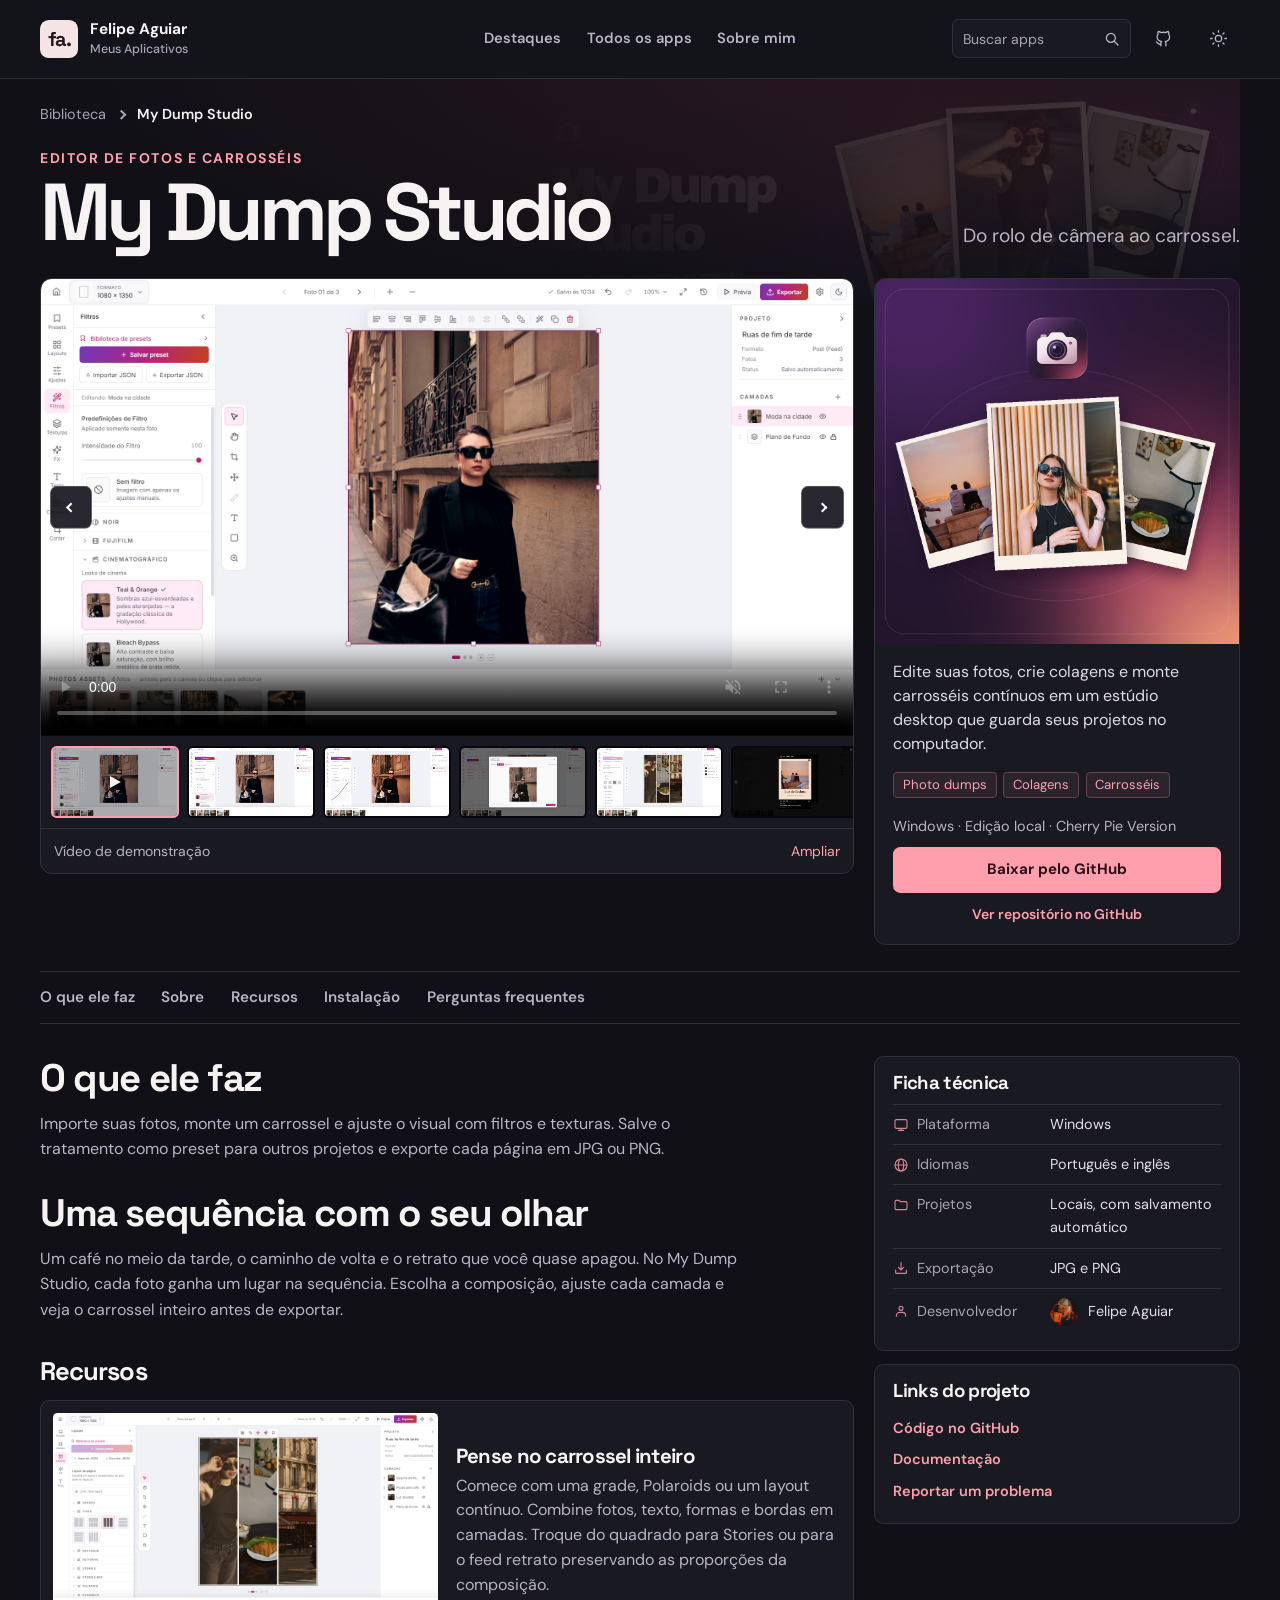
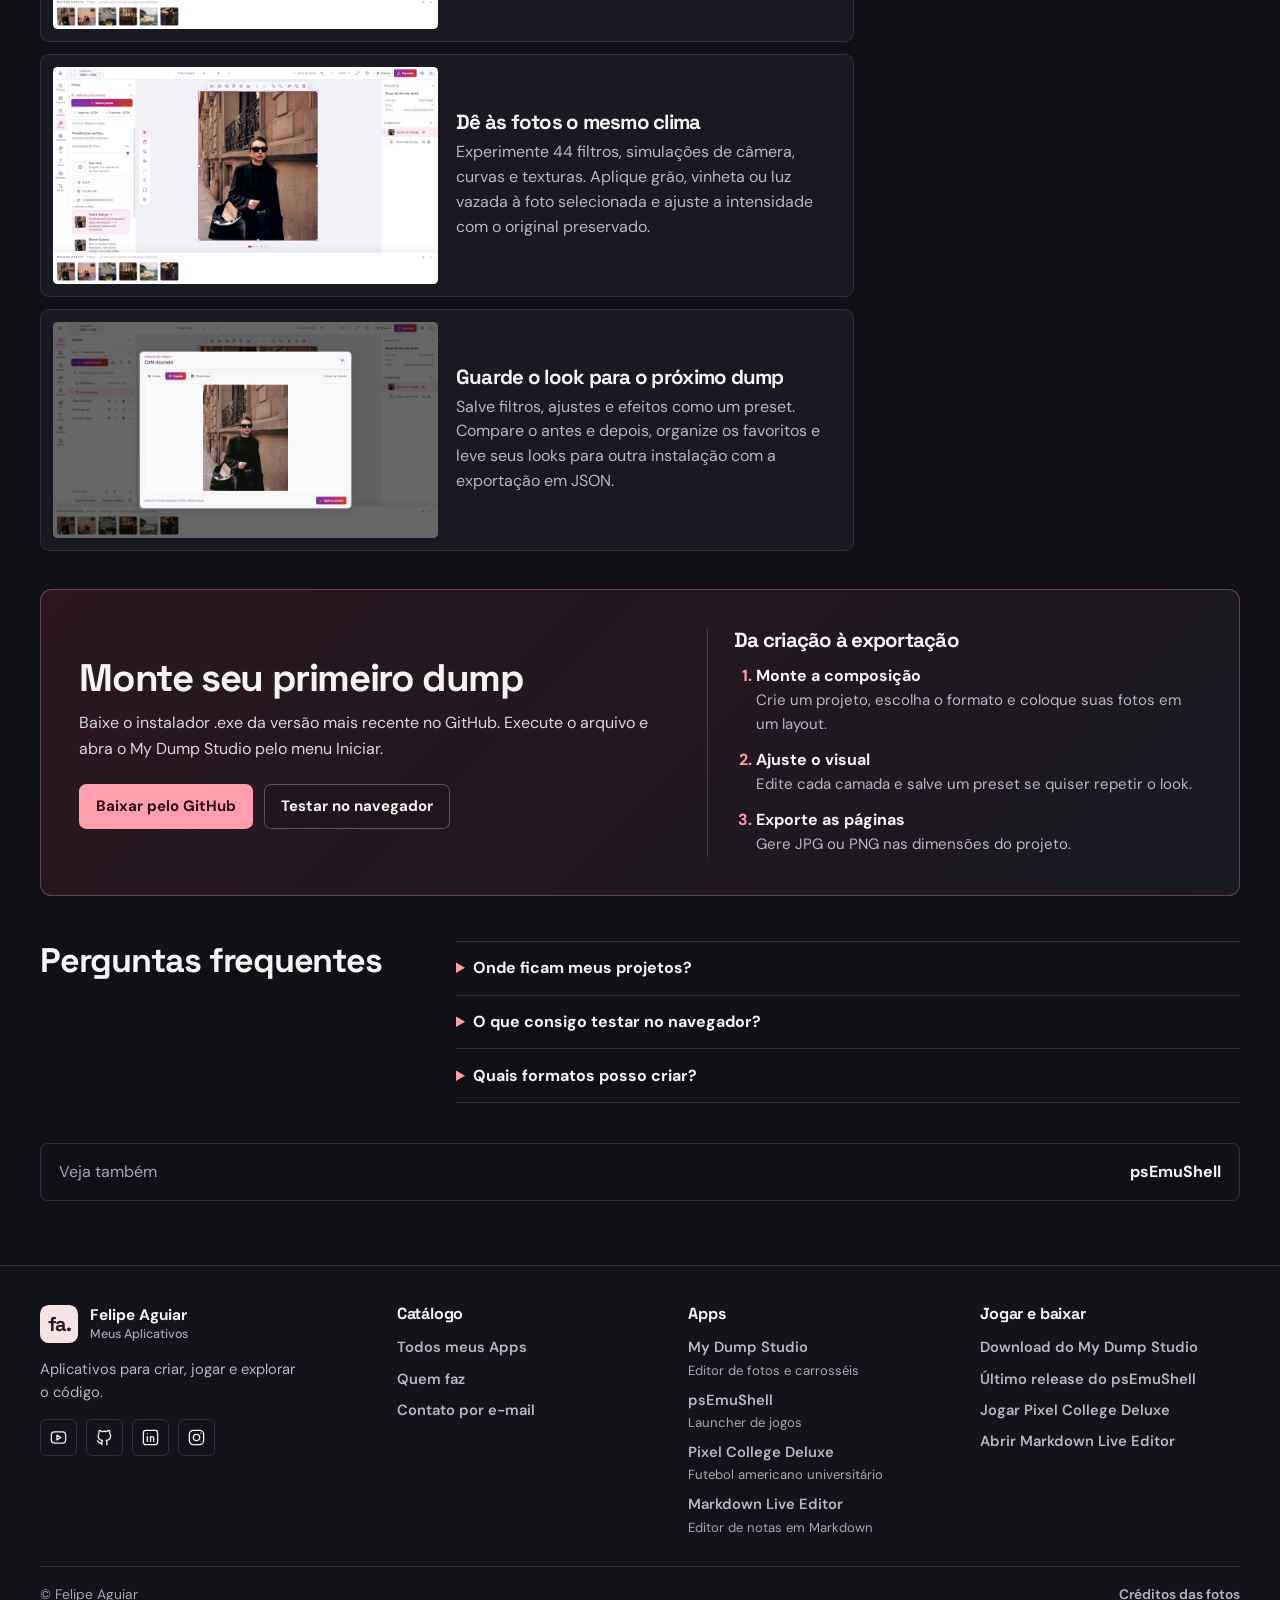
<file: projects/dump-studio/index.html>
<!doctype html>
<html lang="pt-BR">
<head>
<meta charset="utf-8">
<meta name="viewport" content="width=device-width, initial-scale=1">
<meta name="theme-color" content="#101016">
<script src="../../assets/js/theme.js"></script>
<meta name="description" content="Edite suas fotos, crie colagens e monte carrosséis contínuos em um estúdio desktop que guarda seus projetos no computador.">
<meta property="og:type" content="website">
<meta property="og:title" content="My Dump Studio | Apps de Felipe Aguiar">
<meta property="og:description" content="Edite suas fotos, crie colagens e monte carrosséis contínuos em um estúdio desktop que guarda seus projetos no computador.">
<meta property="og:url" content="https://felipeaguiarcode.github.io/apps/projects/dump-studio/">
<meta property="og:image" content="https://felipeaguiarcode.github.io/apps/assets/projects/dump/banners/my-dump-studio-banner.png">
<link rel="canonical" href="https://felipeaguiarcode.github.io/apps/projects/dump-studio/">
<link rel="icon" href="../../assets/favicon.svg" type="image/svg+xml">
<link rel="preconnect" href="https://fonts.googleapis.com">
<link rel="preconnect" href="https://fonts.gstatic.com" crossorigin>
<link href="https://fonts.googleapis.com/css2?family=DM+Sans:wght@400;500;600;700&family=Space+Grotesk:wght@400;500;600;700&display=swap" rel="stylesheet">
<link rel="stylesheet" href="../../assets/css/portfolio.css">
<link rel="stylesheet" href="../../assets/css/light-theme.css">
<title>My Dump Studio | Apps de Felipe Aguiar</title>
</head>
<body class="theme-dump">
<a class="skip-link" href="#main-content">Pular para o conteúdo</a>
<header class="site-header">
  <div class="shell header-inner">
    <a class="brand" href="../../index.html"><span class="brand-mark" aria-hidden="true">fa.</span><span>Felipe Aguiar <small>Meus Aplicativos</small></span></a>
    <nav class="site-nav" aria-label="Menu principal">
      <a href="../../index.html#featured">Destaques</a>
      <a href="../../index.html#catalog">Todos os apps</a>
      <a href="../../index.html#about">Sobre mim</a>
    </nav>
    <details class="mobile-menu">
      <summary aria-label="Menu principal"><svg viewBox="0 0 24 24" width="23" height="23" fill="none" stroke="currentColor" stroke-width="1.65" stroke-linecap="round" stroke-linejoin="round" aria-hidden="true"><path d="M4 6h16M4 12h16M4 18h16"/></svg></summary>
      <nav class="mobile-menu-links" aria-label="Navegação mobile">
        <a href="../../index.html#featured"><svg viewBox="0 0 24 24" width="17" height="17" fill="none" stroke="currentColor" stroke-width="1.65" stroke-linecap="round" stroke-linejoin="round" aria-hidden="true"><path d="m12 3 2.8 5.7 6.3.9-4.5 4.5 1.1 6.2-5.7-3-5.7 3 1.1-6.2-4.5-4.5 6.3-.9Z"/></svg>Destaques</a>
        <a href="../../index.html#catalog"><svg viewBox="0 0 24 24" width="17" height="17" fill="none" stroke="currentColor" stroke-width="1.65" stroke-linecap="round" stroke-linejoin="round" aria-hidden="true"><rect x="3" y="3" width="7" height="7" rx="1"/><rect x="14" y="3" width="7" height="7" rx="1"/><rect x="3" y="14" width="7" height="7" rx="1"/><rect x="14" y="14" width="7" height="7" rx="1"/></svg>Todos os apps</a>
        <a href="../../index.html#about"><svg viewBox="0 0 24 24" width="17" height="17" fill="none" stroke="currentColor" stroke-width="1.65" stroke-linecap="round" stroke-linejoin="round" aria-hidden="true"><circle cx="12" cy="8" r="3"/><path d="M5 20v-1a5 5 0 0 1 5-5h4a5 5 0 0 1 5 5v1"/></svg>Sobre mim</a>
        <a href="https://github.com/felipeAguiarCode" target="_blank" rel="noopener noreferrer"><svg viewBox="0 0 24 24" width="17" height="17" fill="none" stroke="currentColor" stroke-width="1.65" stroke-linecap="round" stroke-linejoin="round" aria-hidden="true"><path d="M9 19c-4.3 1.3-4.3-2.2-6-2.7m12 5v-3.3a2.9 2.9 0 0 0-.8-2.2c2.7-.3 5.5-1.3 5.5-6a4.7 4.7 0 0 0-1.3-3.3 4.3 4.3 0 0 0-.1-3.3s-1-.3-3.4 1.3a12.6 12.6 0 0 0-6.2 0C6.3 2.9 5.3 3.2 5.3 3.2a4.3 4.3 0 0 0-.1 3.3A4.7 4.7 0 0 0 4 9.8c0 4.7 2.8 5.7 5.5 6a2.9 2.9 0 0 0-.8 2.2v3.3"/></svg>Meu GitHub</a>
      </nav>
    </details>
    <div class="header-actions">
      <form class="search-field site-search" role="search" aria-label="Busca principal" action="../../index.html#catalog" method="get">
        <input type="search" name="q" placeholder="Buscar apps" aria-label="Buscar apps" enterkeyhint="search">
        <button type="submit" aria-label="Pesquisar"><svg viewBox="0 0 24 24" width="18" height="18" fill="none" stroke="currentColor" stroke-width="1.65" stroke-linecap="round" stroke-linejoin="round" aria-hidden="true"><circle cx="10.5" cy="10.5" r="6"/><path d="m15 15 5 5"/></svg></button>
      </form>
      <a class="header-source" href="https://github.com/felipeAguiarCode" target="_blank" rel="noopener noreferrer" aria-label="Meu GitHub"><svg viewBox="0 0 24 24" width="19" height="19" fill="none" stroke="currentColor" stroke-width="1.65" stroke-linecap="round" stroke-linejoin="round" aria-hidden="true"><path d="M9 19c-4.3 1.3-4.3-2.2-6-2.7m12 5v-3.3a2.9 2.9 0 0 0-.8-2.2c2.7-.3 5.5-1.3 5.5-6a4.7 4.7 0 0 0-1.3-3.3 4.3 4.3 0 0 0-.1-3.3s-1-.3-3.4 1.3a12.6 12.6 0 0 0-6.2 0C6.3 2.9 5.3 3.2 5.3 3.2a4.3 4.3 0 0 0-.1 3.3A4.7 4.7 0 0 0 4 9.8c0 4.7 2.8 5.7 5.5 6a2.9 2.9 0 0 0-.8 2.2v3.3"/></svg></a>
      <button class="theme-toggle" type="button" data-theme-toggle aria-label="Ativar tema claro" hidden>
        <span class="theme-icon-sun"><svg viewBox="0 0 24 24" width="19" height="19" fill="none" stroke="currentColor" stroke-width="1.65" stroke-linecap="round" stroke-linejoin="round" aria-hidden="true"><circle cx="12" cy="12" r="4"/><path d="M12 2v2m0 16v2M2 12h2m16 0h2M5 5l1.4 1.4m11.2 11.2L19 19M19 5l-1.4 1.4M6.4 17.6 5 19"/></svg></span>
        <span class="theme-icon-moon"><svg viewBox="0 0 24 24" width="19" height="19" fill="none" stroke="currentColor" stroke-width="1.65" stroke-linecap="round" stroke-linejoin="round" aria-hidden="true"><path d="M20.9 13.5a9 9 0 0 1-10.4-10.4A9 9 0 1 0 20.9 13.5Z"/></svg></span>
      </button>
    </div>
  </div>
</header>
  <main id="main-content" class="shell project">
  <div class="project-hero">
      <img class="project-backdrop" src="../../assets/projects/dump/banners/my-dump-studio-banner.png" alt="">
    <nav class="breadcrumb" aria-label="Caminho da página"><a href="../../index.html">Biblioteca</a><span class="chevron" aria-hidden="true"></span><span aria-current="page">My Dump Studio</span></nav>
    <div class="project-heading">
      <div><p class="kicker">Editor de fotos e carrosséis</p><h1>My Dump Studio</h1></div>
      <p>Do rolo de câmera ao carrossel.</p>
    </div>
  </div>

  <div class="showcase">
    <figure class="gallery" data-gallery id="media" aria-label="Galeria de My Dump Studio">
      <div class="gallery-stage" data-stage>
        <div class="gallery-media" data-media>
          <video src="../../assets/projects/dump/videos/my-dump-studio-demo-pt-br.mp4" poster="../../assets/projects/dump/screenshots/01-filtros.png" controls autoplay muted loop playsinline preload="metadata" aria-label="Vídeo de demonstração"></video>
        </div>
        <button class="gallery-nav previous" type="button" data-step="-1" aria-label="Mídia anterior" hidden><span class="chevron" aria-hidden="true"></span></button>
        <button class="gallery-nav next" type="button" data-step="1" aria-label="Próxima mídia" hidden><span class="chevron" aria-hidden="true"></span></button>
      </div>
      <div class="gallery-thumbs" data-thumbs role="group" aria-label="Vídeo e capturas" hidden>
        <button type="button" class="gallery-thumb" data-image="../../assets/projects/dump/screenshots/01-filtros.png" data-video="../../assets/projects/dump/videos/my-dump-studio-demo-pt-br.mp4" aria-label="Vídeo de demonstração" aria-pressed="true"><img src="../../assets/projects/dump/screenshots/01-filtros.png" alt="" loading="lazy"><span class="thumb-play"><span class="play-icon" aria-hidden="true"></span></span></button>
          <button type="button" class="gallery-thumb" data-image="../../assets/projects/dump/screenshots/01-filtros.png" aria-label="Painel de filtros do editor" aria-pressed="false"><img src="../../assets/projects/dump/screenshots/01-filtros.png" alt="" loading="lazy"></button>
          <button type="button" class="gallery-thumb" data-image="../../assets/projects/dump/screenshots/02-ajustes-de-imagem.png" aria-label="Ajustes de imagem" aria-pressed="false"><img src="../../assets/projects/dump/screenshots/02-ajustes-de-imagem.png" alt="" loading="lazy"></button>
          <button type="button" class="gallery-thumb" data-image="../../assets/projects/dump/screenshots/03-previa-de-preset.png" aria-label="Prévia de um preset" aria-pressed="false"><img src="../../assets/projects/dump/screenshots/03-previa-de-preset.png" alt="" loading="lazy"></button>
          <button type="button" class="gallery-thumb" data-image="../../assets/projects/dump/screenshots/04-layout-de-colagem.png" aria-label="Layouts para colagens" aria-pressed="false"><img src="../../assets/projects/dump/screenshots/04-layout-de-colagem.png" alt="" loading="lazy"></button>
          <button type="button" class="gallery-thumb" data-image="../../assets/projects/dump/screenshots/05-previa-do-carrossel.png" aria-label="Prévia do carrossel" aria-pressed="false"><img src="../../assets/projects/dump/screenshots/05-previa-do-carrossel.png" alt="" loading="lazy"></button>
          <button type="button" class="gallery-thumb" data-image="../../assets/projects/dump/screenshots/06-exportacao.png" aria-label="Configurações de exportação" aria-pressed="false"><img src="../../assets/projects/dump/screenshots/06-exportacao.png" alt="" loading="lazy"></button>
          <button type="button" class="gallery-thumb" data-image="../../assets/projects/dump/screenshots/07-simulacoes-de-camera.png" aria-label="Simulações de câmeras analógicas" aria-pressed="false"><img src="../../assets/projects/dump/screenshots/07-simulacoes-de-camera.png" alt="" loading="lazy"></button>
          <button type="button" class="gallery-thumb" data-image="../../assets/projects/dump/screenshots/08-texturas-de-filme.png" aria-label="Grão e brilho de filme" aria-pressed="false"><img src="../../assets/projects/dump/screenshots/08-texturas-de-filme.png" alt="" loading="lazy"></button>
          <button type="button" class="gallery-thumb" data-image="../../assets/projects/dump/screenshots/09-recorte-e-proporcao.png" aria-label="Recorte quadrado de uma foto" aria-pressed="false"><img src="../../assets/projects/dump/screenshots/09-recorte-e-proporcao.png" alt="" loading="lazy"></button>
          <button type="button" class="gallery-thumb" data-image="../../assets/projects/dump/screenshots/10-tipografia-em-camadas.png" aria-label="Tipografia em uma composição de Lisboa" aria-pressed="false"><img src="../../assets/projects/dump/screenshots/10-tipografia-em-camadas.png" alt="" loading="lazy"></button>
          <button type="button" class="gallery-thumb" data-image="../../assets/projects/dump/screenshots/11-efeitos-de-sobreposicao.png" aria-label="Vinheta aplicada como uma camada" aria-pressed="false"><img src="../../assets/projects/dump/screenshots/11-efeitos-de-sobreposicao.png" alt="" loading="lazy"></button>
      </div>
      <figcaption class="gallery-caption">
        <span data-caption aria-live="polite">Vídeo de demonstração</span>
        <button class="text-button" type="button" data-expand hidden>Ampliar</button>
      </figcaption>
    </figure>
    <aside class="summary" aria-label="Resumo de My Dump Studio">
      <div class="summary-art summary-art-dump">
        <img src="../../assets/projects/dump/squares/my-dump-studio-square.png" alt="">
      </div>
      <div class="summary-copy">
        <p>Edite suas fotos, crie colagens e monte carrosséis contínuos em um estúdio desktop que guarda seus projetos no computador.</p>
        <ul class="tags"><li>Photo dumps</li><li>Colagens</li><li>Carrosséis</li></ul>
        <p class="platform"><span class="mobile-info-icon" aria-hidden="true"><svg viewBox="0 0 24 24" width="16" height="16" fill="none" stroke="currentColor" stroke-width="1.65" stroke-linecap="round" stroke-linejoin="round" aria-hidden="true"><rect x="3" y="4" width="18" height="13" rx="2"/><path d="M12 17v3m-4 0h8"/></svg></span><span>Windows · Edição local · Cherry Pie Version</span></p>
        <a class="button primary" href="https://github.com/felipeAguiarCode/dump-studio/releases/latest" target="_blank" rel="noopener noreferrer">Baixar pelo GitHub</a>
        <a class="text-link" href="https://github.com/felipeAguiarCode/dump-studio" target="_blank" rel="noopener noreferrer">Ver repositório no GitHub</a>
      </div>
    </aside>
  </div>

  <nav class="section-nav" aria-label="Nesta página">
    <a href="#overview">O que ele faz</a><a href="#about">Sobre</a><a href="#features">Recursos</a><a href="#install">Instalação</a><a href="#faq">Perguntas frequentes</a>
  </nav>

  <div class="project-body">
    <div class="project-story">
      <section class="story-intro" id="overview" aria-labelledby="product-purpose-title">
        <h2 id="product-purpose-title">O que ele faz</h2>
        <p>Importe suas fotos, monte um carrossel e ajuste o visual com filtros e texturas. Salve o tratamento como preset para outros projetos e exporte cada página em JPG ou PNG.</p>
      </section>
      <section class="story-intro" id="about">
        <h2>Uma sequência com o seu olhar</h2>
        <p>Um café no meio da tarde, o caminho de volta e o retrato que você quase apagou. No My Dump Studio, cada foto ganha um lugar na sequência. Escolha a composição, ajuste cada camada e veja o carrossel inteiro antes de exportar.</p>
      </section>
      <section class="feature-list" id="features" aria-labelledby="features-title">
        <h2 id="features-title">Recursos</h2>
        <article class="feature">
          <img src="../../assets/projects/dump/screenshots/04-layout-de-colagem.png" alt="Layouts para colagens" loading="lazy">
          <div><h3>Pense no carrossel inteiro</h3><p>Comece com uma grade, Polaroids ou um layout contínuo. Combine fotos, texto, formas e bordas em camadas. Troque do quadrado para Stories ou para o feed retrato preservando as proporções da composição.</p></div>
        </article>
          <article class="feature">
          <img src="../../assets/projects/dump/screenshots/01-filtros.png" alt="Painel de filtros do editor" loading="lazy">
          <div><h3>Dê às fotos o mesmo clima</h3><p>Experimente 44 filtros, simulações de câmera, curvas e texturas. Aplique grão, vinheta ou luz vazada à foto selecionada e ajuste a intensidade com o original preservado.</p></div>
        </article>
          <article class="feature">
          <img src="../../assets/projects/dump/screenshots/03-previa-de-preset.png" alt="Prévia de um preset" loading="lazy">
          <div><h3>Guarde o look para o próximo dump</h3><p>Salve filtros, ajustes e efeitos como um preset. Compare o antes e depois, organize os favoritos e leve seus looks para outra instalação com a exportação em JSON.</p></div>
        </article>
      </section>
    </div>
    <aside class="project-facts" aria-label="Ficha técnica e documentação">
      <section class="info-card">
        <h2><span class="mobile-info-icon" aria-hidden="true"><svg viewBox="0 0 24 24" width="16" height="16" fill="none" stroke="currentColor" stroke-width="1.65" stroke-linecap="round" stroke-linejoin="round" aria-hidden="true"><rect x="4" y="3" width="16" height="18" rx="2"/><path d="m7 9 1 1 2-2m-3 7 1 1 2-2m3-5h4m-4 6h4"/></svg></span>Ficha técnica</h2>
        <dl class="facts"><div><dt><svg viewBox="0 0 24 24" width="16" height="16" fill="none" stroke="currentColor" stroke-width="1.65" stroke-linecap="round" stroke-linejoin="round" aria-hidden="true"><rect x="3" y="4" width="18" height="13" rx="2"/><path d="M12 17v3m-4 0h8"/></svg><span>Plataforma</span></dt><dd>Windows</dd></div><div><dt><svg viewBox="0 0 24 24" width="16" height="16" fill="none" stroke="currentColor" stroke-width="1.65" stroke-linecap="round" stroke-linejoin="round" aria-hidden="true"><circle cx="12" cy="12" r="9"/><ellipse cx="12" cy="12" rx="4" ry="9"/><path d="M3 12h18"/></svg><span>Idiomas</span></dt><dd>Português e inglês</dd></div><div><dt><svg viewBox="0 0 24 24" width="16" height="16" fill="none" stroke="currentColor" stroke-width="1.65" stroke-linecap="round" stroke-linejoin="round" aria-hidden="true"><path d="M3 7a2 2 0 0 1 2-2h4l2 2h8a2 2 0 0 1 2 2v8a2 2 0 0 1-2 2H5a2 2 0 0 1-2-2V7Z"/></svg><span>Projetos</span></dt><dd>Locais, com salvamento automático</dd></div><div><dt><svg viewBox="0 0 24 24" width="16" height="16" fill="none" stroke="currentColor" stroke-width="1.65" stroke-linecap="round" stroke-linejoin="round" aria-hidden="true"><path d="M12 4v11m-4-4 4 4 4-4M4 15v4a1 1 0 0 0 1 1h14a1 1 0 0 0 1-1v-4"/></svg><span>Exportação</span></dt><dd>JPG e PNG</dd></div><div><dt><svg viewBox="0 0 24 24" width="16" height="16" fill="none" stroke="currentColor" stroke-width="1.65" stroke-linecap="round" stroke-linejoin="round" aria-hidden="true"><circle cx="12" cy="8" r="3"/><path d="M5 20v-1a5 5 0 0 1 5-5h4a5 5 0 0 1 5 5v1"/></svg><span>Desenvolvedor</span></dt><dd class="fact-person"><img src="../../assets/felipe-aguiar.jpg" width="30" height="30" alt="" loading="lazy">Felipe Aguiar</dd></div></dl>
      </section>
      <section class="info-card">
        <h2><span class="mobile-info-icon" aria-hidden="true"><svg viewBox="0 0 24 24" width="16" height="16" fill="none" stroke="currentColor" stroke-width="1.65" stroke-linecap="round" stroke-linejoin="round" aria-hidden="true"><path d="M10 13a4 4 0 0 0 6 .5l3-3a4 4 0 0 0-5.7-5.7L12 6m2 5a4 4 0 0 0-6-.5l-3 3a4 4 0 0 0 5.7 5.7L12 18"/></svg></span>Links do projeto</h2>
        <a class="text-link" href="https://github.com/felipeAguiarCode/dump-studio" target="_blank" rel="noopener noreferrer"><span class="mobile-info-icon" aria-hidden="true"><svg viewBox="0 0 24 24" width="16" height="16" fill="none" stroke="currentColor" stroke-width="1.65" stroke-linecap="round" stroke-linejoin="round" aria-hidden="true"><path d="M9 19c-4.3 1.3-4.3-2.2-6-2.7m12 5v-3.3a2.9 2.9 0 0 0-.8-2.2c2.7-.3 5.5-1.3 5.5-6a4.7 4.7 0 0 0-1.3-3.3 4.3 4.3 0 0 0-.1-3.3s-1-.3-3.4 1.3a12.6 12.6 0 0 0-6.2 0C6.3 2.9 5.3 3.2 5.3 3.2a4.3 4.3 0 0 0-.1 3.3A4.7 4.7 0 0 0 4 9.8c0 4.7 2.8 5.7 5.5 6a2.9 2.9 0 0 0-.8 2.2v3.3"/></svg></span>Código no GitHub</a>
        <a class="text-link" href="https://github.com/felipeAguiarCode/dump-studio/blob/main/README.pt-BR.md" target="_blank" rel="noopener noreferrer"><span class="mobile-info-icon" aria-hidden="true"><svg viewBox="0 0 24 24" width="16" height="16" fill="none" stroke="currentColor" stroke-width="1.65" stroke-linecap="round" stroke-linejoin="round" aria-hidden="true"><rect x="4" y="3" width="16" height="18" rx="2"/><path d="m7 9 1 1 2-2m-3 7 1 1 2-2m3-5h4m-4 6h4"/></svg></span>Documentação</a>
        <a class="text-link" href="https://github.com/felipeAguiarCode/dump-studio/issues" target="_blank" rel="noopener noreferrer"><span class="mobile-info-icon" aria-hidden="true"><svg viewBox="0 0 24 24" width="16" height="16" fill="none" stroke="currentColor" stroke-width="1.65" stroke-linecap="round" stroke-linejoin="round" aria-hidden="true"><circle cx="12" cy="12" r="9"/><path d="M12 8v4m0 4h.01"/></svg></span>Reportar um problema</a>
      </section>
    </aside>
  </div>

  <section class="install" id="install" aria-labelledby="install-title">
    <div class="install-copy">
      <h2 id="install-title"><span class="mobile-info-icon" aria-hidden="true"><svg viewBox="0 0 24 24" width="16" height="16" fill="none" stroke="currentColor" stroke-width="1.65" stroke-linecap="round" stroke-linejoin="round" aria-hidden="true"><path d="M12 4v11m-4-4 4 4 4-4M4 15v4a1 1 0 0 0 1 1h14a1 1 0 0 0 1-1v-4"/></svg></span>Monte seu primeiro dump</h2>
      <p>Baixe o instalador .exe da versão mais recente no GitHub. Execute o arquivo e abra o My Dump Studio pelo menu Iniciar.</p>
      <div class="actions"><a class="button primary" href="https://github.com/felipeAguiarCode/dump-studio/releases/latest" target="_blank" rel="noopener noreferrer">Baixar pelo GitHub</a><a class="button secondary" href="https://felipeaguiarcode.github.io/dump-studio/#play" target="_blank" rel="noopener noreferrer">Testar no navegador</a></div>
    </div>
    <div class="install-steps">
      <h3><span class="mobile-info-icon" aria-hidden="true"><svg viewBox="0 0 24 24" width="16" height="16" fill="none" stroke="currentColor" stroke-width="1.65" stroke-linecap="round" stroke-linejoin="round" aria-hidden="true"><rect x="4" y="3" width="16" height="18" rx="2"/><path d="m7 9 1 1 2-2m-3 7 1 1 2-2m3-5h4m-4 6h4"/></svg></span>Da criação à exportação</h3>
      <ol><li><strong>Monte a composição</strong><p>Crie um projeto, escolha o formato e coloque suas fotos em um layout.</p></li><li><strong>Ajuste o visual</strong><p>Edite cada camada e salve um preset se quiser repetir o look.</p></li><li><strong>Exporte as páginas</strong><p>Gere JPG ou PNG nas dimensões do projeto.</p></li></ol>
    </div>
  </section>

  <section class="faq" id="faq" aria-labelledby="faq-title">
    <h2 id="faq-title">Perguntas frequentes</h2>
    <div><details><summary>Onde ficam meus projetos?</summary><p>Os projetos ficam no computador e têm salvamento automático. Você pode começar a editar sem criar uma conta.</p></details>
        <details><summary>O que consigo testar no navegador?</summary><p>A demo usa fotos de exemplo para testar looks, intensidade, layouts e prévias em PNG. As ferramentas de camadas e a biblioteca de presets ficam no aplicativo desktop.</p></details>
        <details><summary>Quais formatos posso criar?</summary><p>O editor oferece formatos quadrado, retrato, horizontal e Stories. Cada página pode ser exportada em JPG ou PNG.</p></details></div>
  </section>

  <nav class="other-project" aria-label="Outro app do portfólio">
    <span><span class="mobile-info-icon" aria-hidden="true"><svg viewBox="0 0 24 24" width="16" height="16" fill="none" stroke="currentColor" stroke-width="1.65" stroke-linecap="round" stroke-linejoin="round" aria-hidden="true"><path d="M10 13a4 4 0 0 0 6 .5l3-3a4 4 0 0 0-5.7-5.7L12 6m2 5a4 4 0 0 0-6-.5l-3 3a4 4 0 0 0 5.7 5.7L12 18"/></svg></span>Veja também</span><a href="../ps5-emushell/index.html">psEmuShell</a>
  </nav>
</main>
<footer class="site-footer" id="contact">
  <div class="shell">
    <div class="footer-grid">
      <div class="footer-brand">
        <a class="brand" href="../../index.html"><span class="brand-mark" aria-hidden="true">fa.</span><span>Felipe Aguiar <small>Meus Aplicativos</small></span></a>
        <p>Aplicativos para criar, jogar e explorar o código.</p>
        <nav class="footer-socials" aria-label="Redes sociais">
          <a href="https://www.youtube.com/@devaguia/videos" target="_blank" rel="noopener noreferrer" aria-label="YouTube" title="YouTube"><svg viewBox="0 0 24 24" width="19" height="19" fill="none" stroke="currentColor" stroke-width="1.65" stroke-linecap="round" stroke-linejoin="round" aria-hidden="true"><rect x="3" y="5" width="18" height="14" rx="4"/><path d="m10 9 5 3-5 3Z"/></svg></a>
          <a href="https://github.com/felipeAguiarCode" target="_blank" rel="noopener noreferrer" aria-label="GitHub" title="GitHub"><svg viewBox="0 0 24 24" width="19" height="19" fill="none" stroke="currentColor" stroke-width="1.65" stroke-linecap="round" stroke-linejoin="round" aria-hidden="true"><path d="M9 19c-4.3 1.3-4.3-2.2-6-2.7m12 5v-3.3a2.9 2.9 0 0 0-.8-2.2c2.7-.3 5.5-1.3 5.5-6a4.7 4.7 0 0 0-1.3-3.3 4.3 4.3 0 0 0-.1-3.3s-1-.3-3.4 1.3a12.6 12.6 0 0 0-6.2 0C6.3 2.9 5.3 3.2 5.3 3.2a4.3 4.3 0 0 0-.1 3.3A4.7 4.7 0 0 0 4 9.8c0 4.7 2.8 5.7 5.5 6a2.9 2.9 0 0 0-.8 2.2v3.3"/></svg></a>
          <a href="https://www.linkedin.com/in/felipeaguiar-exe/" target="_blank" rel="noopener noreferrer" aria-label="LinkedIn" title="LinkedIn"><svg viewBox="0 0 24 24" width="19" height="19" fill="none" stroke="currentColor" stroke-width="1.65" stroke-linecap="round" stroke-linejoin="round" aria-hidden="true"><rect x="3" y="3" width="18" height="18" rx="3"/><path d="M8 11v6m0-10v.1M12 17v-6m0 2a2 2 0 0 1 4 0v4"/></svg></a>
          <a href="https://www.instagram.com/felipeaguiar.exe/" target="_blank" rel="noopener noreferrer" aria-label="Instagram" title="Instagram"><svg viewBox="0 0 24 24" width="19" height="19" fill="none" stroke="currentColor" stroke-width="1.65" stroke-linecap="round" stroke-linejoin="round" aria-hidden="true"><rect x="3" y="3" width="18" height="18" rx="5"/><circle cx="12" cy="12" r="4"/><path d="M17.5 6.6h.01"/></svg></a>
        </nav>
      </div>
      <nav class="footer-col" aria-label="Catálogo">
        <h2>Catálogo</h2>
        <a href="../../index.html#catalog">Todos meus Apps</a>
        <a href="../../index.html#about">Quem faz</a>
        <a href="mailto:felipeaguiar.social@gmail.com">Contato por e-mail</a>
      </nav>
      <nav class="footer-col" aria-label="Aplicativos">
        <h2>Apps</h2>
        <a href="../../projects/dump-studio/index.html">My Dump Studio<small>Editor de fotos e carrosséis</small></a>
        <a href="../../projects/ps5-emushell/index.html">psEmuShell<small>Launcher de jogos</small></a>
        <a href="../../projects/pixel-college-deluxe/index.html">Pixel College Deluxe<small>Futebol americano universitário</small></a>
        <a href="../../projects/markdown-live-editor/index.html">Markdown Live Editor<small>Editor de notas em Markdown</small></a>
      </nav>
      <nav class="footer-col" aria-label="Jogar e baixar">
        <h2>Jogar e baixar</h2>
        <a href="https://github.com/felipeAguiarCode/dump-studio/releases/latest" target="_blank" rel="noopener noreferrer">Download do My Dump Studio</a>
        <a href="https://github.com/felipeAguiarCode/psEmuShell/releases/latest" target="_blank" rel="noopener noreferrer">Último release do psEmuShell</a>
        <a href="https://felipeaguiarcode.github.io/pixel-college-deluxe/" target="_blank" rel="noopener noreferrer">Jogar Pixel College Deluxe</a>
        <a href="https://felipeaguiarcode.github.io/markdown-live-editor/" target="_blank" rel="noopener noreferrer">Abrir Markdown Live Editor</a>
      </nav>
    </div>
    <div class="footer-bottom">
      <span>© Felipe Aguiar</span>
      <nav aria-label="Créditos da mídia"><a href="https://felipeaguiarcode.github.io/dump-studio/credits.html" target="_blank" rel="noopener noreferrer">Créditos das fotos</a></nav>
    </div>
  </div>
</footer>
<script src="../../assets/js/site.js" defer></script>
<script src="../../assets/js/project.js" defer></script>
</body>
</html>
</file>
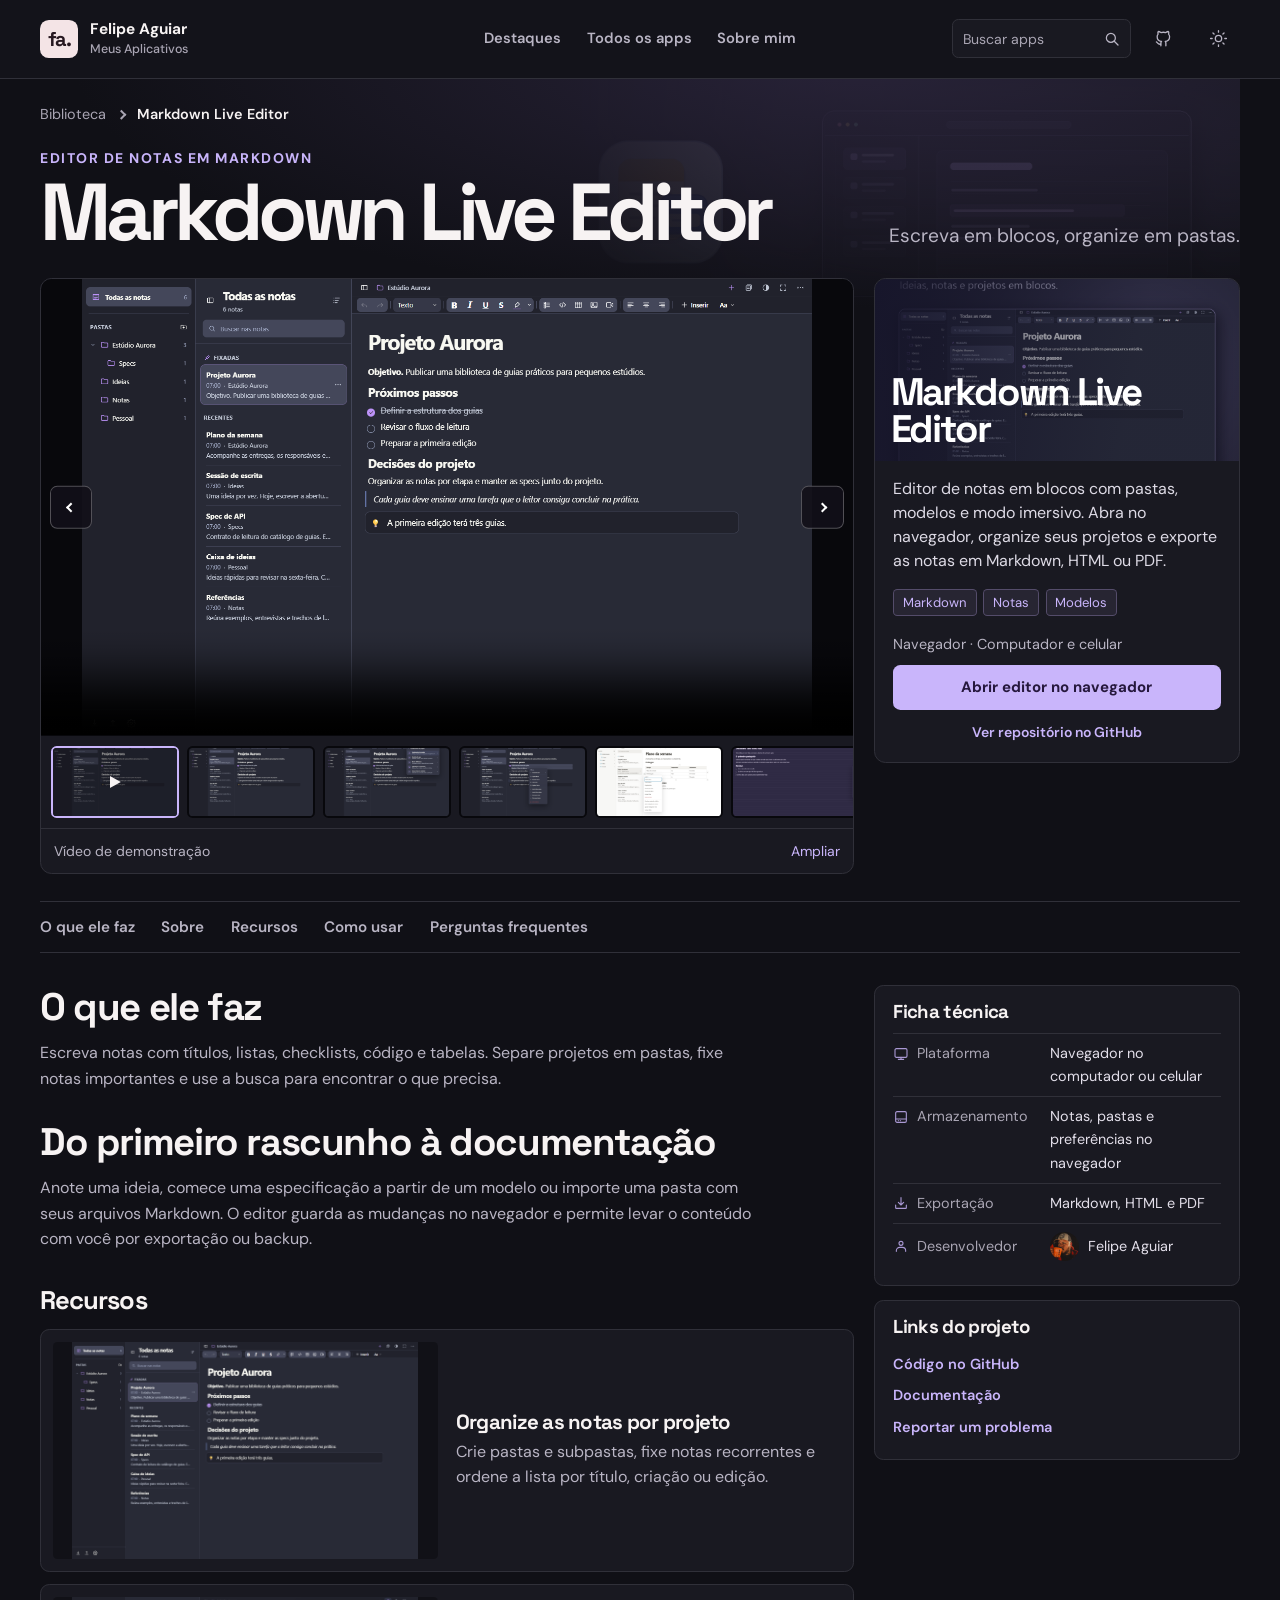
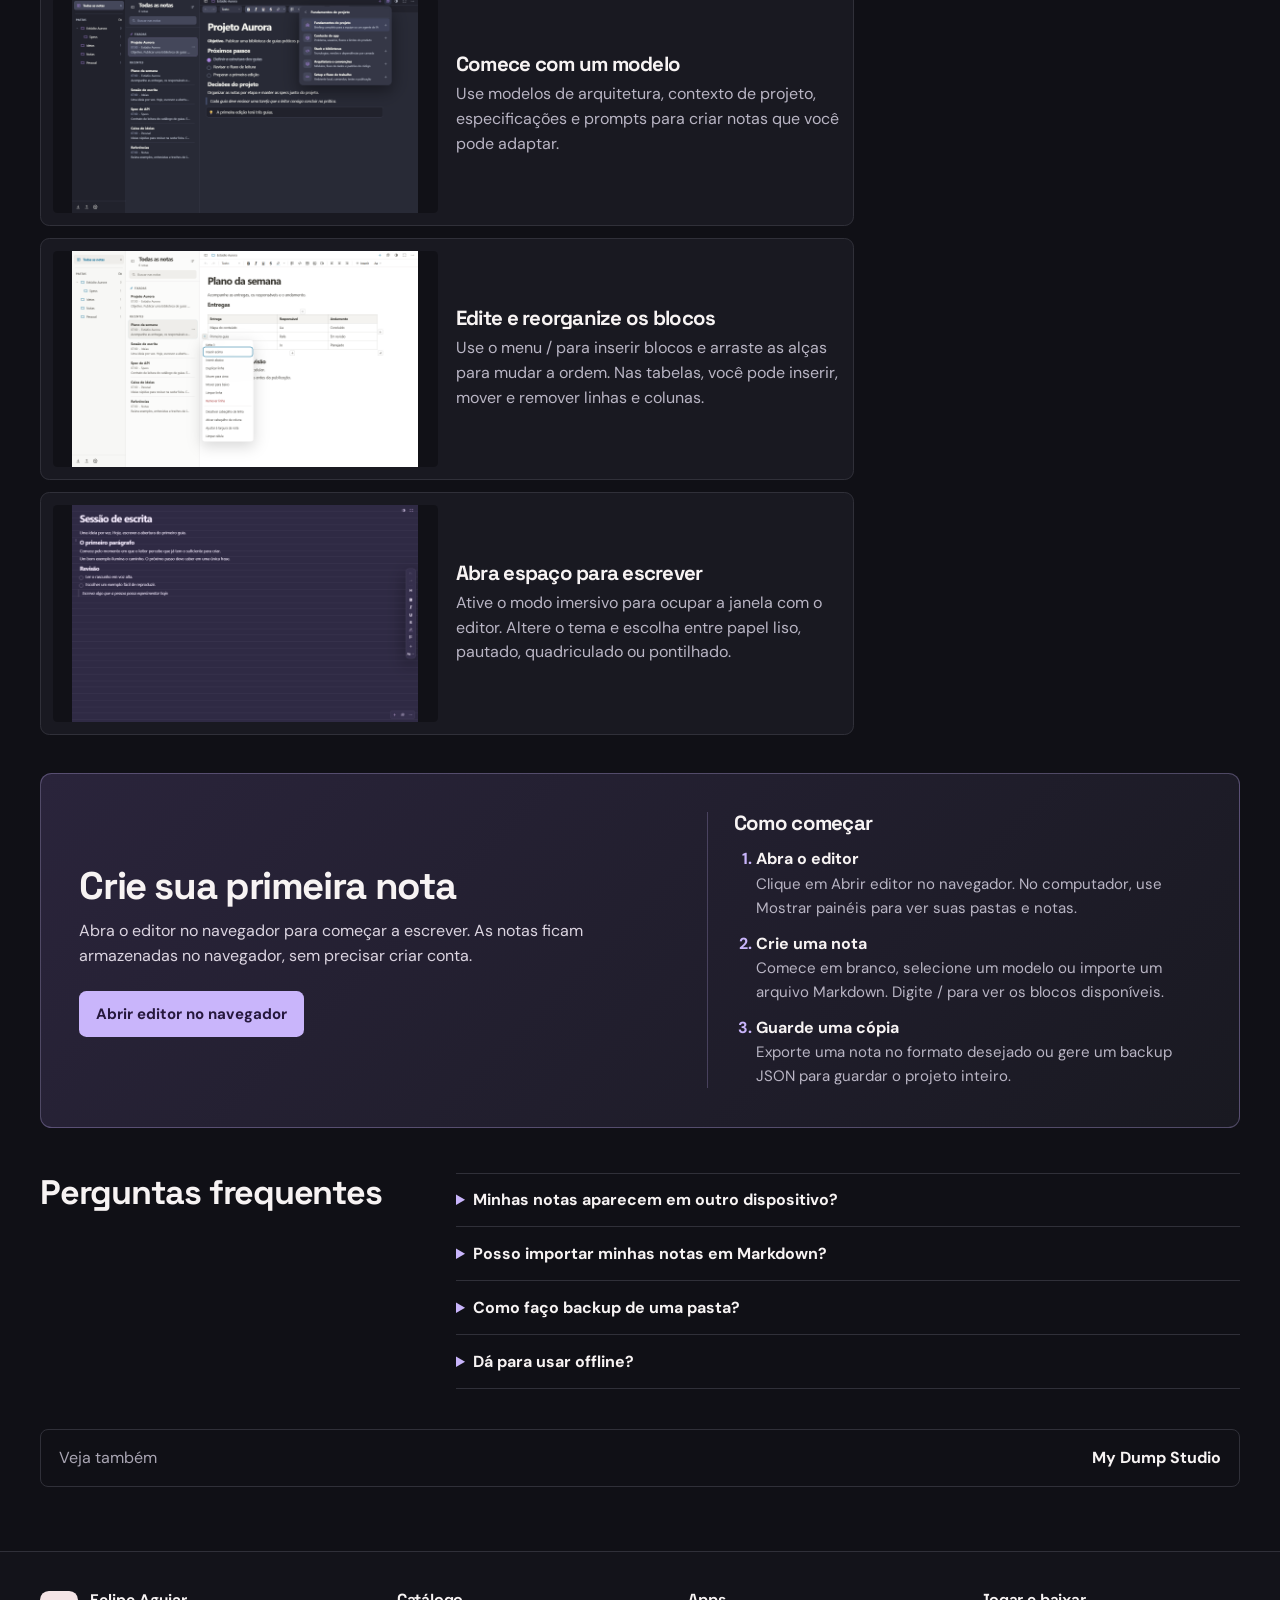
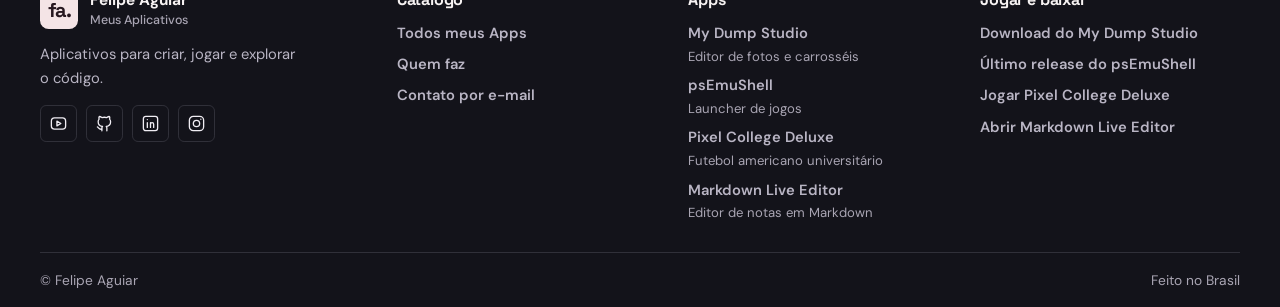
<file: projects/markdown-live-editor/index.html>
<!doctype html>
<html lang="pt-BR">
<head>
<meta charset="utf-8">
<meta name="viewport" content="width=device-width, initial-scale=1">
<meta name="theme-color" content="#101016">
<script src="../../assets/js/theme.js"></script>
<meta name="description" content="Editor de notas em blocos com pastas, modelos e modo imersivo. Abra no navegador, organize seus projetos e exporte as notas em Markdown, HTML ou PDF.">
<meta property="og:type" content="website">
<meta property="og:title" content="Markdown Live Editor | Apps de Felipe Aguiar">
<meta property="og:description" content="Editor de notas em blocos com pastas, modelos e modo imersivo. Abra no navegador, organize seus projetos e exporte as notas em Markdown, HTML ou PDF.">
<meta property="og:url" content="https://felipeaguiarcode.github.io/apps/projects/markdown-live-editor/">
<meta property="og:image" content="https://felipeaguiarcode.github.io/apps/assets/projects/markdown/banners/markdown-live-editor-banner-sem-texto.png">
<link rel="canonical" href="https://felipeaguiarcode.github.io/apps/projects/markdown-live-editor/">
<link rel="icon" href="../../assets/favicon.svg" type="image/svg+xml">
<link rel="preconnect" href="https://fonts.googleapis.com">
<link rel="preconnect" href="https://fonts.gstatic.com" crossorigin>
<link href="https://fonts.googleapis.com/css2?family=DM+Sans:wght@400;500;600;700&family=Space+Grotesk:wght@400;500;600;700&display=swap" rel="stylesheet">
<link rel="stylesheet" href="../../assets/css/portfolio.css">
<link rel="stylesheet" href="../../assets/css/light-theme.css">
<title>Markdown Live Editor | Apps de Felipe Aguiar</title>
</head>
<body class="theme-markdown">
<a class="skip-link" href="#main-content">Pular para o conteúdo</a>
<header class="site-header">
  <div class="shell header-inner">
    <a class="brand" href="../../index.html"><span class="brand-mark" aria-hidden="true">fa.</span><span>Felipe Aguiar <small>Meus Aplicativos</small></span></a>
    <nav class="site-nav" aria-label="Menu principal">
      <a href="../../index.html#featured">Destaques</a>
      <a href="../../index.html#catalog">Todos os apps</a>
      <a href="../../index.html#about">Sobre mim</a>
    </nav>
    <details class="mobile-menu">
      <summary aria-label="Menu principal"><svg viewBox="0 0 24 24" width="23" height="23" fill="none" stroke="currentColor" stroke-width="1.65" stroke-linecap="round" stroke-linejoin="round" aria-hidden="true"><path d="M4 6h16M4 12h16M4 18h16"/></svg></summary>
      <nav class="mobile-menu-links" aria-label="Navegação mobile">
        <a href="../../index.html#featured"><svg viewBox="0 0 24 24" width="17" height="17" fill="none" stroke="currentColor" stroke-width="1.65" stroke-linecap="round" stroke-linejoin="round" aria-hidden="true"><path d="m12 3 2.8 5.7 6.3.9-4.5 4.5 1.1 6.2-5.7-3-5.7 3 1.1-6.2-4.5-4.5 6.3-.9Z"/></svg>Destaques</a>
        <a href="../../index.html#catalog"><svg viewBox="0 0 24 24" width="17" height="17" fill="none" stroke="currentColor" stroke-width="1.65" stroke-linecap="round" stroke-linejoin="round" aria-hidden="true"><rect x="3" y="3" width="7" height="7" rx="1"/><rect x="14" y="3" width="7" height="7" rx="1"/><rect x="3" y="14" width="7" height="7" rx="1"/><rect x="14" y="14" width="7" height="7" rx="1"/></svg>Todos os apps</a>
        <a href="../../index.html#about"><svg viewBox="0 0 24 24" width="17" height="17" fill="none" stroke="currentColor" stroke-width="1.65" stroke-linecap="round" stroke-linejoin="round" aria-hidden="true"><circle cx="12" cy="8" r="3"/><path d="M5 20v-1a5 5 0 0 1 5-5h4a5 5 0 0 1 5 5v1"/></svg>Sobre mim</a>
        <a href="https://github.com/felipeAguiarCode" target="_blank" rel="noopener noreferrer"><svg viewBox="0 0 24 24" width="17" height="17" fill="none" stroke="currentColor" stroke-width="1.65" stroke-linecap="round" stroke-linejoin="round" aria-hidden="true"><path d="M9 19c-4.3 1.3-4.3-2.2-6-2.7m12 5v-3.3a2.9 2.9 0 0 0-.8-2.2c2.7-.3 5.5-1.3 5.5-6a4.7 4.7 0 0 0-1.3-3.3 4.3 4.3 0 0 0-.1-3.3s-1-.3-3.4 1.3a12.6 12.6 0 0 0-6.2 0C6.3 2.9 5.3 3.2 5.3 3.2a4.3 4.3 0 0 0-.1 3.3A4.7 4.7 0 0 0 4 9.8c0 4.7 2.8 5.7 5.5 6a2.9 2.9 0 0 0-.8 2.2v3.3"/></svg>Meu GitHub</a>
      </nav>
    </details>
    <div class="header-actions">
      <form class="search-field site-search" role="search" aria-label="Busca principal" action="../../index.html#catalog" method="get">
        <input type="search" name="q" placeholder="Buscar apps" aria-label="Buscar apps" enterkeyhint="search">
        <button type="submit" aria-label="Pesquisar"><svg viewBox="0 0 24 24" width="18" height="18" fill="none" stroke="currentColor" stroke-width="1.65" stroke-linecap="round" stroke-linejoin="round" aria-hidden="true"><circle cx="10.5" cy="10.5" r="6"/><path d="m15 15 5 5"/></svg></button>
      </form>
      <a class="header-source" href="https://github.com/felipeAguiarCode" target="_blank" rel="noopener noreferrer" aria-label="Meu GitHub"><svg viewBox="0 0 24 24" width="19" height="19" fill="none" stroke="currentColor" stroke-width="1.65" stroke-linecap="round" stroke-linejoin="round" aria-hidden="true"><path d="M9 19c-4.3 1.3-4.3-2.2-6-2.7m12 5v-3.3a2.9 2.9 0 0 0-.8-2.2c2.7-.3 5.5-1.3 5.5-6a4.7 4.7 0 0 0-1.3-3.3 4.3 4.3 0 0 0-.1-3.3s-1-.3-3.4 1.3a12.6 12.6 0 0 0-6.2 0C6.3 2.9 5.3 3.2 5.3 3.2a4.3 4.3 0 0 0-.1 3.3A4.7 4.7 0 0 0 4 9.8c0 4.7 2.8 5.7 5.5 6a2.9 2.9 0 0 0-.8 2.2v3.3"/></svg></a>
      <button class="theme-toggle" type="button" data-theme-toggle aria-label="Ativar tema claro" hidden>
        <span class="theme-icon-sun"><svg viewBox="0 0 24 24" width="19" height="19" fill="none" stroke="currentColor" stroke-width="1.65" stroke-linecap="round" stroke-linejoin="round" aria-hidden="true"><circle cx="12" cy="12" r="4"/><path d="M12 2v2m0 16v2M2 12h2m16 0h2M5 5l1.4 1.4m11.2 11.2L19 19M19 5l-1.4 1.4M6.4 17.6 5 19"/></svg></span>
        <span class="theme-icon-moon"><svg viewBox="0 0 24 24" width="19" height="19" fill="none" stroke="currentColor" stroke-width="1.65" stroke-linecap="round" stroke-linejoin="round" aria-hidden="true"><path d="M20.9 13.5a9 9 0 0 1-10.4-10.4A9 9 0 1 0 20.9 13.5Z"/></svg></span>
      </button>
    </div>
  </div>
</header>
  <main id="main-content" class="shell project">
  <div class="project-hero">
      <img class="project-backdrop" src="../../assets/projects/markdown/banners/markdown-live-editor-banner-sem-texto.png" alt="">
    <nav class="breadcrumb" aria-label="Caminho da página"><a href="../../index.html">Biblioteca</a><span class="chevron" aria-hidden="true"></span><span aria-current="page">Markdown Live Editor</span></nav>
    <div class="project-heading">
      <div><p class="kicker">Editor de notas em Markdown</p><h1>Markdown Live Editor</h1></div>
      <p>Escreva em blocos, organize em pastas.</p>
    </div>
  </div>

  <div class="showcase">
    <figure class="gallery" data-gallery id="media" aria-label="Galeria de Markdown Live Editor">
      <div class="gallery-stage" data-stage>
        <div class="gallery-media" data-media>
          <video src="../../assets/projects/markdown/videos/markdown-live-editor-demonstracao.mp4" poster="../../assets/projects/markdown/screenshots/01-organizacao.png" controls autoplay muted loop playsinline preload="metadata" aria-label="Vídeo de demonstração"></video>
        </div>
        <button class="gallery-nav previous" type="button" data-step="-1" aria-label="Mídia anterior" hidden><span class="chevron" aria-hidden="true"></span></button>
        <button class="gallery-nav next" type="button" data-step="1" aria-label="Próxima mídia" hidden><span class="chevron" aria-hidden="true"></span></button>
      </div>
      <div class="gallery-thumbs" data-thumbs role="group" aria-label="Vídeo e capturas" hidden>
        <button type="button" class="gallery-thumb" data-image="../../assets/projects/markdown/screenshots/01-organizacao.png" data-video="../../assets/projects/markdown/videos/markdown-live-editor-demonstracao.mp4" aria-label="Vídeo de demonstração" aria-pressed="true"><img src="../../assets/projects/markdown/screenshots/01-organizacao.png" alt="" loading="lazy"><span class="thumb-play"><span class="play-icon" aria-hidden="true"></span></span></button>
          <button type="button" class="gallery-thumb" data-image="../../assets/projects/markdown/screenshots/01-organizacao.png" aria-label="Pastas, notas fixadas e checklist de um projeto" aria-pressed="false"><img src="../../assets/projects/markdown/screenshots/01-organizacao.png" alt="" loading="lazy"></button>
          <button type="button" class="gallery-thumb" data-image="../../assets/projects/markdown/screenshots/02-modelos-de-projeto.png" aria-label="Modelos de documentação de projeto" aria-pressed="false"><img src="../../assets/projects/markdown/screenshots/02-modelos-de-projeto.png" alt="" loading="lazy"></button>
          <button type="button" class="gallery-thumb" data-image="../../assets/projects/markdown/screenshots/03-menu-do-editor.png" aria-label="Menu de edição de blocos" aria-pressed="false"><img src="../../assets/projects/markdown/screenshots/03-menu-do-editor.png" alt="" loading="lazy"></button>
          <button type="button" class="gallery-thumb" data-image="../../assets/projects/markdown/screenshots/04-tabela-editavel.png" aria-label="Edição de linhas e colunas de uma tabela" aria-pressed="false"><img src="../../assets/projects/markdown/screenshots/04-tabela-editavel.png" alt="" loading="lazy"></button>
          <button type="button" class="gallery-thumb" data-image="../../assets/projects/markdown/screenshots/05-escrita-imersiva.png" aria-label="Área de escrita no modo imersivo" aria-pressed="false"><img src="../../assets/projects/markdown/screenshots/05-escrita-imersiva.png" alt="" loading="lazy"></button>
          <button type="button" class="gallery-thumb" data-image="../../assets/projects/markdown/screenshots/06-editor-no-celular.png" aria-label="Editor de notas no celular" aria-pressed="false"><img src="../../assets/projects/markdown/screenshots/06-editor-no-celular.png" alt="" loading="lazy"></button>
          <button type="button" class="gallery-thumb" data-image="../../assets/projects/markdown/screenshots/07-seletor-de-modelos.png" aria-label="Seletor de modelos de notas" aria-pressed="false"><img src="../../assets/projects/markdown/screenshots/07-seletor-de-modelos.png" alt="" loading="lazy"></button>
          <button type="button" class="gallery-thumb" data-image="../../assets/projects/markdown/screenshots/08-modelos-de-prompt.png" aria-label="Modelos de prompts" aria-pressed="false"><img src="../../assets/projects/markdown/screenshots/08-modelos-de-prompt.png" alt="" loading="lazy"></button>
          <button type="button" class="gallery-thumb" data-image="../../assets/projects/markdown/screenshots/09-modelos-de-spec-de-api.png" aria-label="Modelo de especificação de API" aria-pressed="false"><img src="../../assets/projects/markdown/screenshots/09-modelos-de-spec-de-api.png" alt="" loading="lazy"></button>
          <button type="button" class="gallery-thumb" data-image="../../assets/projects/markdown/screenshots/10-spec-gerada-a-partir-de-modelo.png" aria-label="Especificação editável criada a partir de um modelo" aria-pressed="false"><img src="../../assets/projects/markdown/screenshots/10-spec-gerada-a-partir-de-modelo.png" alt="" loading="lazy"></button>
          <button type="button" class="gallery-thumb" data-image="../../assets/projects/markdown/screenshots/11-modelos-no-celular.png" aria-label="Seletor de modelos no celular" aria-pressed="false"><img src="../../assets/projects/markdown/screenshots/11-modelos-no-celular.png" alt="" loading="lazy"></button>
      </div>
      <figcaption class="gallery-caption">
        <span data-caption aria-live="polite">Vídeo de demonstração</span>
        <button class="text-button" type="button" data-expand hidden>Ampliar</button>
      </figcaption>
    </figure>
    <aside class="summary" aria-label="Resumo de Markdown Live Editor">
      <div class="summary-art">
        <img src="../../assets/projects/markdown/squares/markdown-live-editor-capa-quadrada.png" alt=""><span>Markdown Live Editor</span>
      </div>
      <div class="summary-copy">
        <p>Editor de notas em blocos com pastas, modelos e modo imersivo. Abra no navegador, organize seus projetos e exporte as notas em Markdown, HTML ou PDF.</p>
        <ul class="tags"><li>Markdown</li><li>Notas</li><li>Modelos</li></ul>
        <p class="platform"><span class="mobile-info-icon" aria-hidden="true"><svg viewBox="0 0 24 24" width="16" height="16" fill="none" stroke="currentColor" stroke-width="1.65" stroke-linecap="round" stroke-linejoin="round" aria-hidden="true"><rect x="3" y="4" width="18" height="13" rx="2"/><path d="M12 17v3m-4 0h8"/></svg></span><span>Navegador · Computador e celular</span></p>
        <a class="button primary" href="https://felipeaguiarcode.github.io/markdown-live-editor/" target="_blank" rel="noopener noreferrer">Abrir editor no navegador</a>
        <a class="text-link" href="https://github.com/felipeAguiarCode/markdown-live-editor" target="_blank" rel="noopener noreferrer">Ver repositório no GitHub</a>
      </div>
    </aside>
  </div>

  <nav class="section-nav" aria-label="Nesta página">
    <a href="#overview">O que ele faz</a><a href="#about">Sobre</a><a href="#features">Recursos</a><a href="#getting-started">Como usar</a><a href="#faq">Perguntas frequentes</a>
  </nav>

  <div class="project-body">
    <div class="project-story">
      <section class="story-intro" id="overview" aria-labelledby="product-purpose-title">
        <h2 id="product-purpose-title">O que ele faz</h2>
        <p>Escreva notas com títulos, listas, checklists, código e tabelas. Separe projetos em pastas, fixe notas importantes e use a busca para encontrar o que precisa.</p>
      </section>
      <section class="story-intro" id="about">
        <h2>Do primeiro rascunho à documentação</h2>
        <p>Anote uma ideia, comece uma especificação a partir de um modelo ou importe uma pasta com seus arquivos Markdown. O editor guarda as mudanças no navegador e permite levar o conteúdo com você por exportação ou backup.</p>
      </section>
      <section class="feature-list" id="features" aria-labelledby="features-title">
        <h2 id="features-title">Recursos</h2>
        <article class="feature">
          <img src="../../assets/projects/markdown/screenshots/01-organizacao.png" alt="Pastas, notas fixadas e checklist de um projeto" loading="lazy">
          <div><h3>Organize as notas por projeto</h3><p>Crie pastas e subpastas, fixe notas recorrentes e ordene a lista por título, criação ou edição.</p></div>
        </article>
          <article class="feature">
          <img src="../../assets/projects/markdown/screenshots/02-modelos-de-projeto.png" alt="Modelos de documentação de projeto" loading="lazy">
          <div><h3>Comece com um modelo</h3><p>Use modelos de arquitetura, contexto de projeto, especificações e prompts para criar notas que você pode adaptar.</p></div>
        </article>
          <article class="feature">
          <img src="../../assets/projects/markdown/screenshots/04-tabela-editavel.png" alt="Edição de linhas e colunas de uma tabela" loading="lazy">
          <div><h3>Edite e reorganize os blocos</h3><p>Use o menu / para inserir blocos e arraste as alças para mudar a ordem. Nas tabelas, você pode inserir, mover e remover linhas e colunas.</p></div>
        </article>
          <article class="feature">
          <img src="../../assets/projects/markdown/screenshots/05-escrita-imersiva.png" alt="Área de escrita no modo imersivo" loading="lazy">
          <div><h3>Abra espaço para escrever</h3><p>Ative o modo imersivo para ocupar a janela com o editor. Altere o tema e escolha entre papel liso, pautado, quadriculado ou pontilhado.</p></div>
        </article>
      </section>
    </div>
    <aside class="project-facts" aria-label="Ficha técnica e documentação">
      <section class="info-card">
        <h2><span class="mobile-info-icon" aria-hidden="true"><svg viewBox="0 0 24 24" width="16" height="16" fill="none" stroke="currentColor" stroke-width="1.65" stroke-linecap="round" stroke-linejoin="round" aria-hidden="true"><rect x="4" y="3" width="16" height="18" rx="2"/><path d="m7 9 1 1 2-2m-3 7 1 1 2-2m3-5h4m-4 6h4"/></svg></span>Ficha técnica</h2>
        <dl class="facts"><div><dt><svg viewBox="0 0 24 24" width="16" height="16" fill="none" stroke="currentColor" stroke-width="1.65" stroke-linecap="round" stroke-linejoin="round" aria-hidden="true"><rect x="3" y="4" width="18" height="13" rx="2"/><path d="M12 17v3m-4 0h8"/></svg><span>Plataforma</span></dt><dd>Navegador no computador ou celular</dd></div><div><dt><svg viewBox="0 0 24 24" width="16" height="16" fill="none" stroke="currentColor" stroke-width="1.65" stroke-linecap="round" stroke-linejoin="round" aria-hidden="true"><rect x="4" y="4" width="16" height="16" rx="2"/><path d="M4 15h16m-12 2.5h.01m3 0h.01"/></svg><span>Armazenamento</span></dt><dd>Notas, pastas e preferências no navegador</dd></div><div><dt><svg viewBox="0 0 24 24" width="16" height="16" fill="none" stroke="currentColor" stroke-width="1.65" stroke-linecap="round" stroke-linejoin="round" aria-hidden="true"><path d="M12 4v11m-4-4 4 4 4-4M4 15v4a1 1 0 0 0 1 1h14a1 1 0 0 0 1-1v-4"/></svg><span>Exportação</span></dt><dd>Markdown, HTML e PDF</dd></div><div><dt><svg viewBox="0 0 24 24" width="16" height="16" fill="none" stroke="currentColor" stroke-width="1.65" stroke-linecap="round" stroke-linejoin="round" aria-hidden="true"><circle cx="12" cy="8" r="3"/><path d="M5 20v-1a5 5 0 0 1 5-5h4a5 5 0 0 1 5 5v1"/></svg><span>Desenvolvedor</span></dt><dd class="fact-person"><img src="../../assets/felipe-aguiar.jpg" width="30" height="30" alt="" loading="lazy">Felipe Aguiar</dd></div></dl>
      </section>
      <section class="info-card">
        <h2><span class="mobile-info-icon" aria-hidden="true"><svg viewBox="0 0 24 24" width="16" height="16" fill="none" stroke="currentColor" stroke-width="1.65" stroke-linecap="round" stroke-linejoin="round" aria-hidden="true"><path d="M10 13a4 4 0 0 0 6 .5l3-3a4 4 0 0 0-5.7-5.7L12 6m2 5a4 4 0 0 0-6-.5l-3 3a4 4 0 0 0 5.7 5.7L12 18"/></svg></span>Links do projeto</h2>
        <a class="text-link" href="https://github.com/felipeAguiarCode/markdown-live-editor" target="_blank" rel="noopener noreferrer"><span class="mobile-info-icon" aria-hidden="true"><svg viewBox="0 0 24 24" width="16" height="16" fill="none" stroke="currentColor" stroke-width="1.65" stroke-linecap="round" stroke-linejoin="round" aria-hidden="true"><path d="M9 19c-4.3 1.3-4.3-2.2-6-2.7m12 5v-3.3a2.9 2.9 0 0 0-.8-2.2c2.7-.3 5.5-1.3 5.5-6a4.7 4.7 0 0 0-1.3-3.3 4.3 4.3 0 0 0-.1-3.3s-1-.3-3.4 1.3a12.6 12.6 0 0 0-6.2 0C6.3 2.9 5.3 3.2 5.3 3.2a4.3 4.3 0 0 0-.1 3.3A4.7 4.7 0 0 0 4 9.8c0 4.7 2.8 5.7 5.5 6a2.9 2.9 0 0 0-.8 2.2v3.3"/></svg></span>Código no GitHub</a>
        <a class="text-link" href="https://github.com/felipeAguiarCode/markdown-live-editor/blob/main/README.md" target="_blank" rel="noopener noreferrer"><span class="mobile-info-icon" aria-hidden="true"><svg viewBox="0 0 24 24" width="16" height="16" fill="none" stroke="currentColor" stroke-width="1.65" stroke-linecap="round" stroke-linejoin="round" aria-hidden="true"><rect x="4" y="3" width="16" height="18" rx="2"/><path d="m7 9 1 1 2-2m-3 7 1 1 2-2m3-5h4m-4 6h4"/></svg></span>Documentação</a>
        <a class="text-link" href="https://github.com/felipeAguiarCode/markdown-live-editor/issues" target="_blank" rel="noopener noreferrer"><span class="mobile-info-icon" aria-hidden="true"><svg viewBox="0 0 24 24" width="16" height="16" fill="none" stroke="currentColor" stroke-width="1.65" stroke-linecap="round" stroke-linejoin="round" aria-hidden="true"><circle cx="12" cy="12" r="9"/><path d="M12 8v4m0 4h.01"/></svg></span>Reportar um problema</a>
      </section>
    </aside>
  </div>

  <section class="install" id="getting-started" aria-labelledby="install-title">
    <div class="install-copy">
      <h2 id="install-title"><span class="mobile-info-icon" aria-hidden="true"><svg viewBox="0 0 24 24" width="16" height="16" fill="none" stroke="currentColor" stroke-width="1.65" stroke-linecap="round" stroke-linejoin="round" aria-hidden="true"><rect x="3" y="4" width="18" height="13" rx="2"/><path d="M12 17v3m-4 0h8"/></svg></span>Crie sua primeira nota</h2>
      <p>Abra o editor no navegador para começar a escrever. As notas ficam armazenadas no navegador, sem precisar criar conta.</p>
      <div class="actions"><a class="button primary" href="https://felipeaguiarcode.github.io/markdown-live-editor/" target="_blank" rel="noopener noreferrer">Abrir editor no navegador</a></div>
    </div>
    <div class="install-steps">
      <h3><span class="mobile-info-icon" aria-hidden="true"><svg viewBox="0 0 24 24" width="16" height="16" fill="none" stroke="currentColor" stroke-width="1.65" stroke-linecap="round" stroke-linejoin="round" aria-hidden="true"><rect x="4" y="3" width="16" height="18" rx="2"/><path d="m7 9 1 1 2-2m-3 7 1 1 2-2m3-5h4m-4 6h4"/></svg></span>Como começar</h3>
      <ol><li><strong>Abra o editor</strong><p>Clique em Abrir editor no navegador. No computador, use Mostrar painéis para ver suas pastas e notas.</p></li><li><strong>Crie uma nota</strong><p>Comece em branco, selecione um modelo ou importe um arquivo Markdown. Digite / para ver os blocos disponíveis.</p></li><li><strong>Guarde uma cópia</strong><p>Exporte uma nota no formato desejado ou gere um backup JSON para guardar o projeto inteiro.</p></li></ol>
    </div>
  </section>

  <section class="faq" id="faq" aria-labelledby="faq-title">
    <h2 id="faq-title">Perguntas frequentes</h2>
    <div><details><summary>Minhas notas aparecem em outro dispositivo?</summary><p>As notas ficam no navegador e perfil usados para criar o conteúdo. Use um backup JSON para transferir o projeto ou exporte uma nota para levá-la como arquivo.</p></details>
        <details><summary>Posso importar minhas notas em Markdown?</summary><p>Sim. Use a opção de importação na barra lateral para abrir um arquivo Markdown ou uma pasta com notas.</p></details>
        <details><summary>Como faço backup de uma pasta?</summary><p>Clique com o botão direito na pasta e escolha Exportar pasta para baixar um ZIP com as notas em Markdown e suas subpastas.</p></details>
        <details><summary>Dá para usar offline?</summary><p>Você pode abrir uma cópia local do arquivo HTML. Imagens ou vídeos vinculados a serviços externos dependem de conexão.</p></details></div>
  </section>

  <nav class="other-project" aria-label="Outro app do portfólio">
    <span><span class="mobile-info-icon" aria-hidden="true"><svg viewBox="0 0 24 24" width="16" height="16" fill="none" stroke="currentColor" stroke-width="1.65" stroke-linecap="round" stroke-linejoin="round" aria-hidden="true"><path d="M10 13a4 4 0 0 0 6 .5l3-3a4 4 0 0 0-5.7-5.7L12 6m2 5a4 4 0 0 0-6-.5l-3 3a4 4 0 0 0 5.7 5.7L12 18"/></svg></span>Veja também</span><a href="../dump-studio/index.html">My Dump Studio</a>
  </nav>
</main>
<footer class="site-footer" id="contact">
  <div class="shell">
    <div class="footer-grid">
      <div class="footer-brand">
        <a class="brand" href="../../index.html"><span class="brand-mark" aria-hidden="true">fa.</span><span>Felipe Aguiar <small>Meus Aplicativos</small></span></a>
        <p>Aplicativos para criar, jogar e explorar o código.</p>
        <nav class="footer-socials" aria-label="Redes sociais">
          <a href="https://www.youtube.com/@devaguia/videos" target="_blank" rel="noopener noreferrer" aria-label="YouTube" title="YouTube"><svg viewBox="0 0 24 24" width="19" height="19" fill="none" stroke="currentColor" stroke-width="1.65" stroke-linecap="round" stroke-linejoin="round" aria-hidden="true"><rect x="3" y="5" width="18" height="14" rx="4"/><path d="m10 9 5 3-5 3Z"/></svg></a>
          <a href="https://github.com/felipeAguiarCode" target="_blank" rel="noopener noreferrer" aria-label="GitHub" title="GitHub"><svg viewBox="0 0 24 24" width="19" height="19" fill="none" stroke="currentColor" stroke-width="1.65" stroke-linecap="round" stroke-linejoin="round" aria-hidden="true"><path d="M9 19c-4.3 1.3-4.3-2.2-6-2.7m12 5v-3.3a2.9 2.9 0 0 0-.8-2.2c2.7-.3 5.5-1.3 5.5-6a4.7 4.7 0 0 0-1.3-3.3 4.3 4.3 0 0 0-.1-3.3s-1-.3-3.4 1.3a12.6 12.6 0 0 0-6.2 0C6.3 2.9 5.3 3.2 5.3 3.2a4.3 4.3 0 0 0-.1 3.3A4.7 4.7 0 0 0 4 9.8c0 4.7 2.8 5.7 5.5 6a2.9 2.9 0 0 0-.8 2.2v3.3"/></svg></a>
          <a href="https://www.linkedin.com/in/felipeaguiar-exe/" target="_blank" rel="noopener noreferrer" aria-label="LinkedIn" title="LinkedIn"><svg viewBox="0 0 24 24" width="19" height="19" fill="none" stroke="currentColor" stroke-width="1.65" stroke-linecap="round" stroke-linejoin="round" aria-hidden="true"><rect x="3" y="3" width="18" height="18" rx="3"/><path d="M8 11v6m0-10v.1M12 17v-6m0 2a2 2 0 0 1 4 0v4"/></svg></a>
          <a href="https://www.instagram.com/felipeaguiar.exe/" target="_blank" rel="noopener noreferrer" aria-label="Instagram" title="Instagram"><svg viewBox="0 0 24 24" width="19" height="19" fill="none" stroke="currentColor" stroke-width="1.65" stroke-linecap="round" stroke-linejoin="round" aria-hidden="true"><rect x="3" y="3" width="18" height="18" rx="5"/><circle cx="12" cy="12" r="4"/><path d="M17.5 6.6h.01"/></svg></a>
        </nav>
      </div>
      <nav class="footer-col" aria-label="Catálogo">
        <h2>Catálogo</h2>
        <a href="../../index.html#catalog">Todos meus Apps</a>
        <a href="../../index.html#about">Quem faz</a>
        <a href="mailto:felipeaguiar.social@gmail.com">Contato por e-mail</a>
      </nav>
      <nav class="footer-col" aria-label="Aplicativos">
        <h2>Apps</h2>
        <a href="../../projects/dump-studio/index.html">My Dump Studio<small>Editor de fotos e carrosséis</small></a>
        <a href="../../projects/ps5-emushell/index.html">psEmuShell<small>Launcher de jogos</small></a>
        <a href="../../projects/pixel-college-deluxe/index.html">Pixel College Deluxe<small>Futebol americano universitário</small></a>
        <a href="../../projects/markdown-live-editor/index.html">Markdown Live Editor<small>Editor de notas em Markdown</small></a>
      </nav>
      <nav class="footer-col" aria-label="Jogar e baixar">
        <h2>Jogar e baixar</h2>
        <a href="https://github.com/felipeAguiarCode/dump-studio/releases/latest" target="_blank" rel="noopener noreferrer">Download do My Dump Studio</a>
        <a href="https://github.com/felipeAguiarCode/psEmuShell/releases/latest" target="_blank" rel="noopener noreferrer">Último release do psEmuShell</a>
        <a href="https://felipeaguiarcode.github.io/pixel-college-deluxe/" target="_blank" rel="noopener noreferrer">Jogar Pixel College Deluxe</a>
        <a href="https://felipeaguiarcode.github.io/markdown-live-editor/" target="_blank" rel="noopener noreferrer">Abrir Markdown Live Editor</a>
      </nav>
    </div>
    <div class="footer-bottom">
      <span>© Felipe Aguiar</span>
      <span>Feito no Brasil</span>
    </div>
  </div>
</footer>
<script src="../../assets/js/site.js" defer></script>
<script src="../../assets/js/project.js" defer></script>
</body>
</html>
</file>
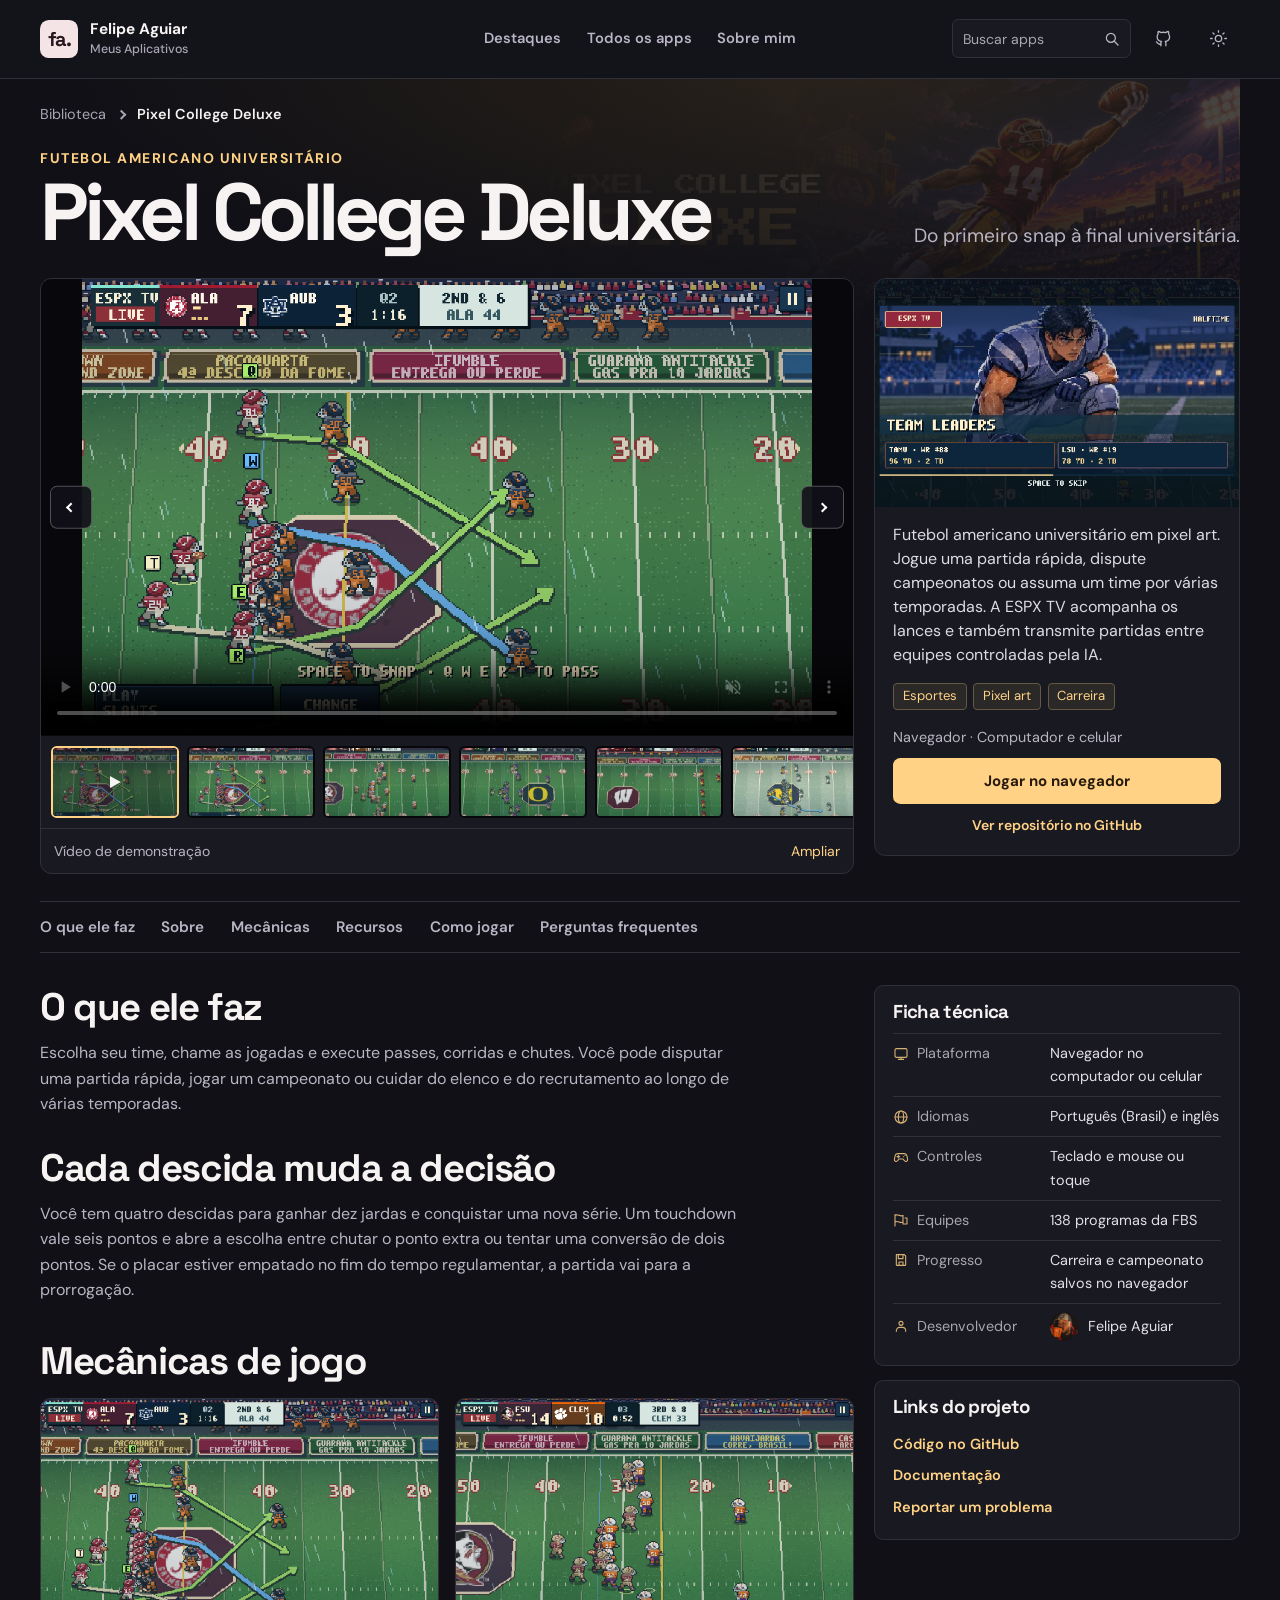
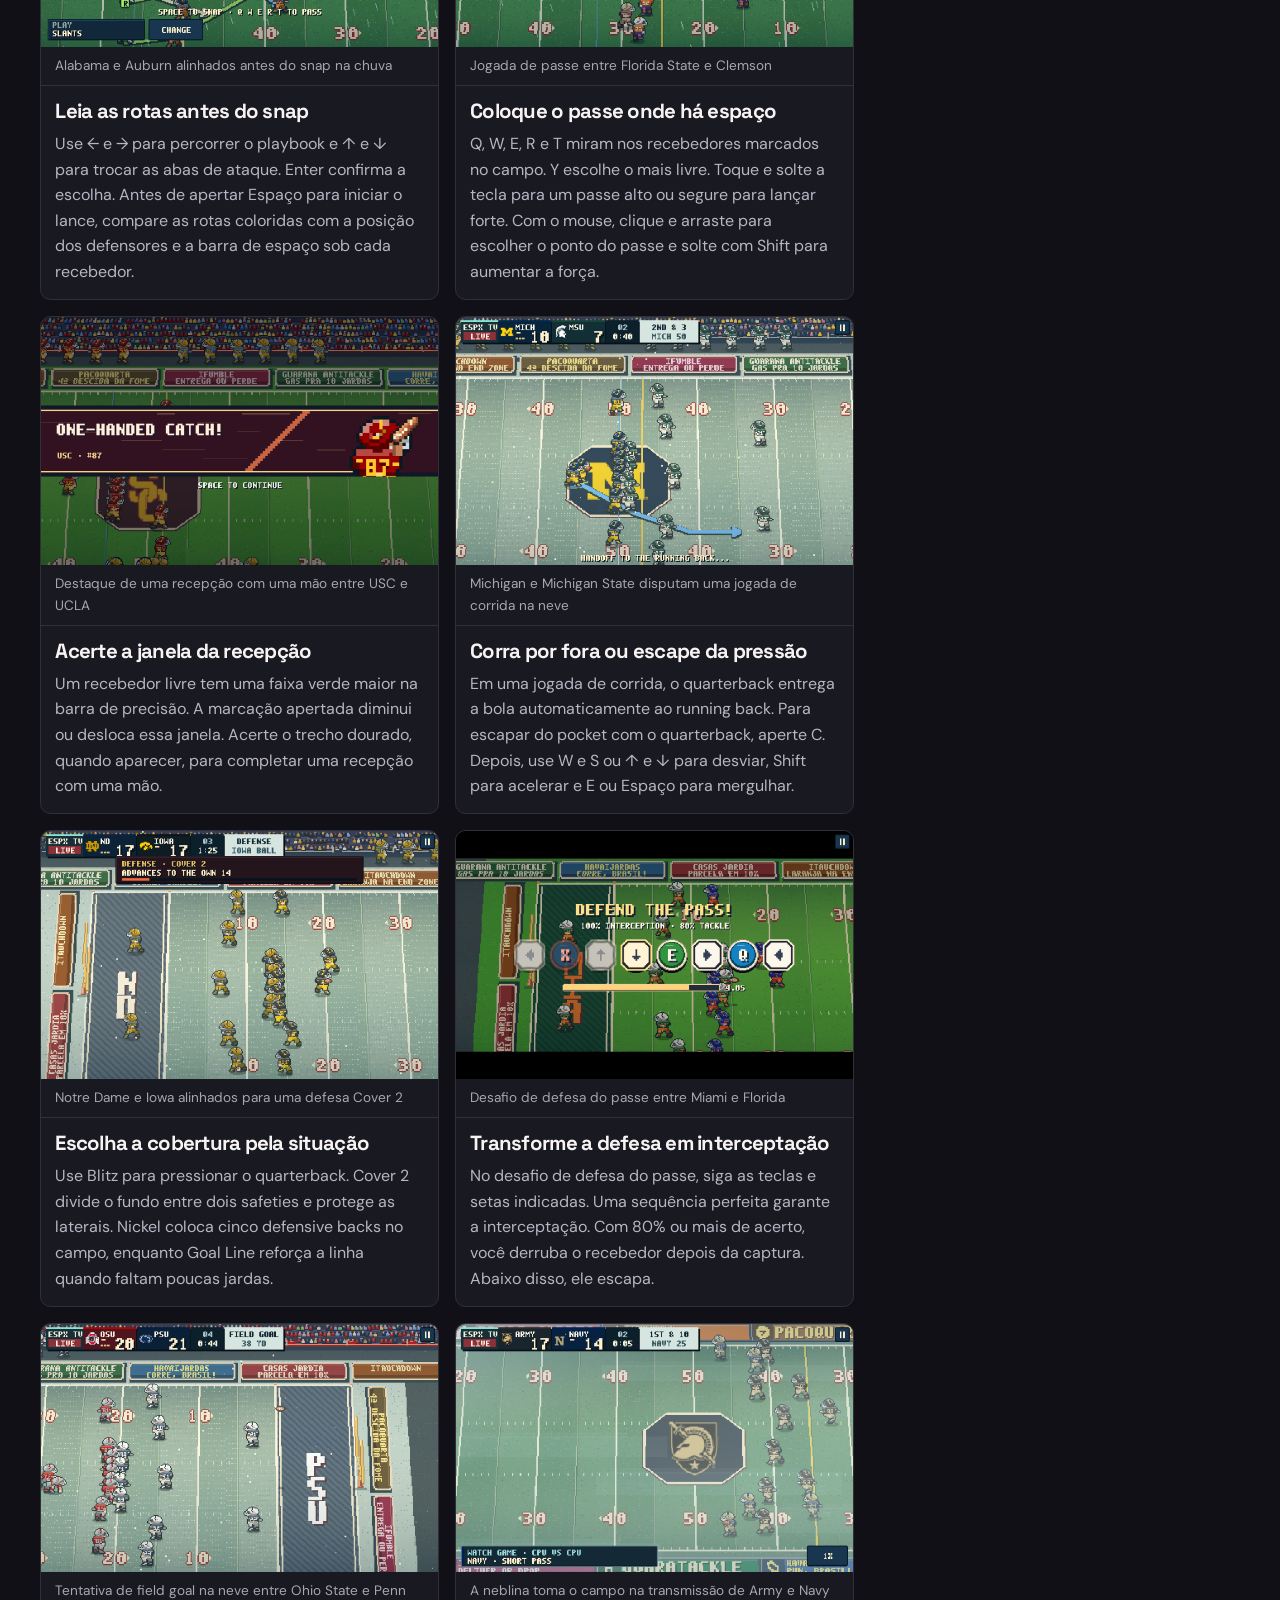
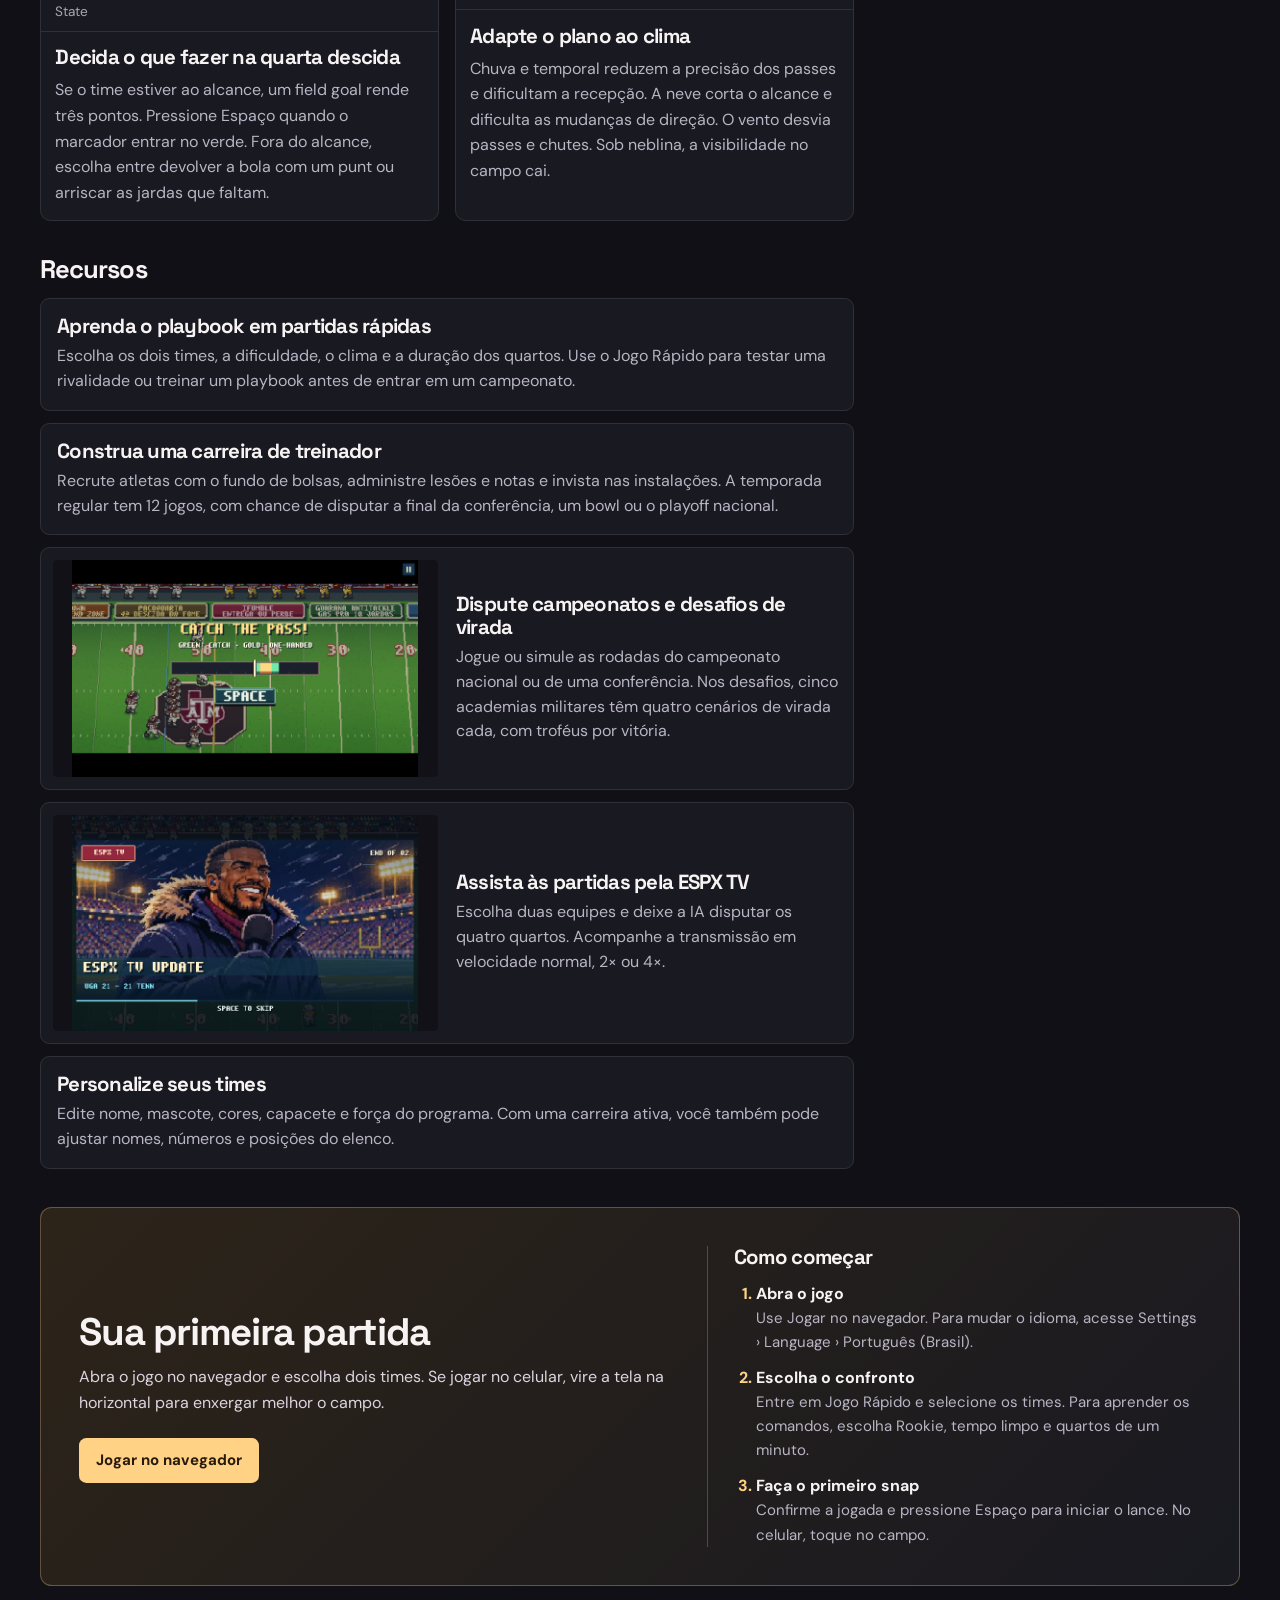
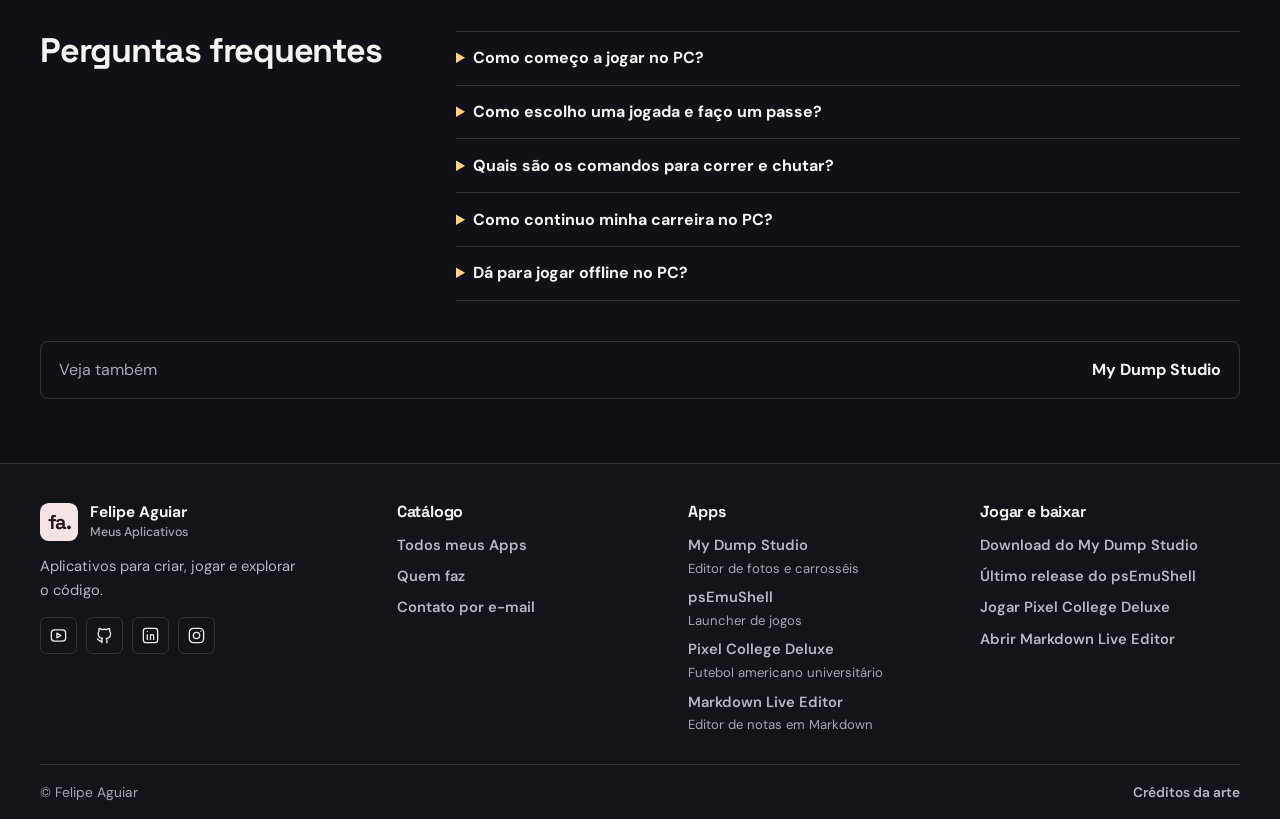
<file: projects/pixel-college-deluxe/index.html>
<!doctype html>
<html lang="pt-BR">
<head>
<meta charset="utf-8">
<meta name="viewport" content="width=device-width, initial-scale=1">
<meta name="theme-color" content="#101016">
<script src="../../assets/js/theme.js"></script>
<meta name="description" content="Futebol americano universitário em pixel art. Jogue uma partida rápida, dispute campeonatos ou assuma um time por várias temporadas. A ESPX TV acompanha os lances e também transmite partidas entre equipes controladas pela IA.">
<meta property="og:type" content="website">
<meta property="og:title" content="Pixel College Deluxe | Apps de Felipe Aguiar">
<meta property="og:description" content="Futebol americano universitário em pixel art. Jogue uma partida rápida, dispute campeonatos ou assuma um time por várias temporadas. A ESPX TV acompanha os lances e também transmite partidas entre equipes controladas pela IA.">
<meta property="og:url" content="https://felipeaguiarcode.github.io/apps/projects/pixel-college-deluxe/">
<meta property="og:image" content="https://felipeaguiarcode.github.io/apps/assets/projects/pixel/screenshots/28-espx-tv-leaders-texas-am-lsu.png">
<link rel="canonical" href="https://felipeaguiarcode.github.io/apps/projects/pixel-college-deluxe/">
<link rel="icon" href="../../assets/favicon.svg" type="image/svg+xml">
<link rel="preconnect" href="https://fonts.googleapis.com">
<link rel="preconnect" href="https://fonts.gstatic.com" crossorigin>
<link href="https://fonts.googleapis.com/css2?family=DM+Sans:wght@400;500;600;700&family=Space+Grotesk:wght@400;500;600;700&display=swap" rel="stylesheet">
<link rel="stylesheet" href="../../assets/css/portfolio.css">
<link rel="stylesheet" href="../../assets/css/light-theme.css">
<title>Pixel College Deluxe | Apps de Felipe Aguiar</title>
</head>
<body class="theme-pixel">
<a class="skip-link" href="#main-content">Pular para o conteúdo</a>
<header class="site-header">
  <div class="shell header-inner">
    <a class="brand" href="../../index.html"><span class="brand-mark" aria-hidden="true">fa.</span><span>Felipe Aguiar <small>Meus Aplicativos</small></span></a>
    <nav class="site-nav" aria-label="Menu principal">
      <a href="../../index.html#featured">Destaques</a>
      <a href="../../index.html#catalog">Todos os apps</a>
      <a href="../../index.html#about">Sobre mim</a>
    </nav>
    <details class="mobile-menu">
      <summary aria-label="Menu principal"><svg viewBox="0 0 24 24" width="23" height="23" fill="none" stroke="currentColor" stroke-width="1.65" stroke-linecap="round" stroke-linejoin="round" aria-hidden="true"><path d="M4 6h16M4 12h16M4 18h16"/></svg></summary>
      <nav class="mobile-menu-links" aria-label="Navegação mobile">
        <a href="../../index.html#featured"><svg viewBox="0 0 24 24" width="17" height="17" fill="none" stroke="currentColor" stroke-width="1.65" stroke-linecap="round" stroke-linejoin="round" aria-hidden="true"><path d="m12 3 2.8 5.7 6.3.9-4.5 4.5 1.1 6.2-5.7-3-5.7 3 1.1-6.2-4.5-4.5 6.3-.9Z"/></svg>Destaques</a>
        <a href="../../index.html#catalog"><svg viewBox="0 0 24 24" width="17" height="17" fill="none" stroke="currentColor" stroke-width="1.65" stroke-linecap="round" stroke-linejoin="round" aria-hidden="true"><rect x="3" y="3" width="7" height="7" rx="1"/><rect x="14" y="3" width="7" height="7" rx="1"/><rect x="3" y="14" width="7" height="7" rx="1"/><rect x="14" y="14" width="7" height="7" rx="1"/></svg>Todos os apps</a>
        <a href="../../index.html#about"><svg viewBox="0 0 24 24" width="17" height="17" fill="none" stroke="currentColor" stroke-width="1.65" stroke-linecap="round" stroke-linejoin="round" aria-hidden="true"><circle cx="12" cy="8" r="3"/><path d="M5 20v-1a5 5 0 0 1 5-5h4a5 5 0 0 1 5 5v1"/></svg>Sobre mim</a>
        <a href="https://github.com/felipeAguiarCode" target="_blank" rel="noopener noreferrer"><svg viewBox="0 0 24 24" width="17" height="17" fill="none" stroke="currentColor" stroke-width="1.65" stroke-linecap="round" stroke-linejoin="round" aria-hidden="true"><path d="M9 19c-4.3 1.3-4.3-2.2-6-2.7m12 5v-3.3a2.9 2.9 0 0 0-.8-2.2c2.7-.3 5.5-1.3 5.5-6a4.7 4.7 0 0 0-1.3-3.3 4.3 4.3 0 0 0-.1-3.3s-1-.3-3.4 1.3a12.6 12.6 0 0 0-6.2 0C6.3 2.9 5.3 3.2 5.3 3.2a4.3 4.3 0 0 0-.1 3.3A4.7 4.7 0 0 0 4 9.8c0 4.7 2.8 5.7 5.5 6a2.9 2.9 0 0 0-.8 2.2v3.3"/></svg>Meu GitHub</a>
      </nav>
    </details>
    <div class="header-actions">
      <form class="search-field site-search" role="search" aria-label="Busca principal" action="../../index.html#catalog" method="get">
        <input type="search" name="q" placeholder="Buscar apps" aria-label="Buscar apps" enterkeyhint="search">
        <button type="submit" aria-label="Pesquisar"><svg viewBox="0 0 24 24" width="18" height="18" fill="none" stroke="currentColor" stroke-width="1.65" stroke-linecap="round" stroke-linejoin="round" aria-hidden="true"><circle cx="10.5" cy="10.5" r="6"/><path d="m15 15 5 5"/></svg></button>
      </form>
      <a class="header-source" href="https://github.com/felipeAguiarCode" target="_blank" rel="noopener noreferrer" aria-label="Meu GitHub"><svg viewBox="0 0 24 24" width="19" height="19" fill="none" stroke="currentColor" stroke-width="1.65" stroke-linecap="round" stroke-linejoin="round" aria-hidden="true"><path d="M9 19c-4.3 1.3-4.3-2.2-6-2.7m12 5v-3.3a2.9 2.9 0 0 0-.8-2.2c2.7-.3 5.5-1.3 5.5-6a4.7 4.7 0 0 0-1.3-3.3 4.3 4.3 0 0 0-.1-3.3s-1-.3-3.4 1.3a12.6 12.6 0 0 0-6.2 0C6.3 2.9 5.3 3.2 5.3 3.2a4.3 4.3 0 0 0-.1 3.3A4.7 4.7 0 0 0 4 9.8c0 4.7 2.8 5.7 5.5 6a2.9 2.9 0 0 0-.8 2.2v3.3"/></svg></a>
      <button class="theme-toggle" type="button" data-theme-toggle aria-label="Ativar tema claro" hidden>
        <span class="theme-icon-sun"><svg viewBox="0 0 24 24" width="19" height="19" fill="none" stroke="currentColor" stroke-width="1.65" stroke-linecap="round" stroke-linejoin="round" aria-hidden="true"><circle cx="12" cy="12" r="4"/><path d="M12 2v2m0 16v2M2 12h2m16 0h2M5 5l1.4 1.4m11.2 11.2L19 19M19 5l-1.4 1.4M6.4 17.6 5 19"/></svg></span>
        <span class="theme-icon-moon"><svg viewBox="0 0 24 24" width="19" height="19" fill="none" stroke="currentColor" stroke-width="1.65" stroke-linecap="round" stroke-linejoin="round" aria-hidden="true"><path d="M20.9 13.5a9 9 0 0 1-10.4-10.4A9 9 0 1 0 20.9 13.5Z"/></svg></span>
      </button>
    </div>
  </div>
</header>
  <main id="main-content" class="shell project">
  <div class="project-hero">
      <img class="project-backdrop" src="../../assets/projects/pixel/banners/pixel-college-deluxe.png" alt="">
    <nav class="breadcrumb" aria-label="Caminho da página"><a href="../../index.html">Biblioteca</a><span class="chevron" aria-hidden="true"></span><span aria-current="page">Pixel College Deluxe</span></nav>
    <div class="project-heading">
      <div><p class="kicker">Futebol americano universitário</p><h1>Pixel College Deluxe</h1></div>
      <p>Do primeiro snap à final universitária.</p>
    </div>
  </div>

  <div class="showcase">
    <figure class="gallery" data-gallery id="media" aria-label="Galeria de Pixel College Deluxe">
      <div class="gallery-stage" data-stage>
        <div class="gallery-media" data-media>
          <video src="../../assets/projects/pixel/videos/pixel-college-deluxe.mp4" poster="../../assets/projects/pixel/screenshots/01-chuva-alabama-auburn-pre-snap.png" controls autoplay muted loop playsinline preload="metadata" aria-label="Vídeo de demonstração"></video>
        </div>
        <button class="gallery-nav previous" type="button" data-step="-1" aria-label="Mídia anterior" hidden><span class="chevron" aria-hidden="true"></span></button>
        <button class="gallery-nav next" type="button" data-step="1" aria-label="Próxima mídia" hidden><span class="chevron" aria-hidden="true"></span></button>
      </div>
      <div class="gallery-thumbs" data-thumbs role="group" aria-label="Vídeo e capturas" hidden>
        <button type="button" class="gallery-thumb" data-image="../../assets/projects/pixel/screenshots/01-chuva-alabama-auburn-pre-snap.png" data-video="../../assets/projects/pixel/videos/pixel-college-deluxe.mp4" aria-label="Vídeo de demonstração" aria-pressed="true"><img src="../../assets/projects/pixel/screenshots/01-chuva-alabama-auburn-pre-snap.png" alt="" loading="lazy"><span class="thumb-play"><span class="play-icon" aria-hidden="true"></span></span></button>
          <button type="button" class="gallery-thumb" data-image="../../assets/projects/pixel/screenshots/01-chuva-alabama-auburn-pre-snap.png" aria-label="Alabama e Auburn alinhados antes do snap na chuva" aria-pressed="false"><img src="../../assets/projects/pixel/screenshots/01-chuva-alabama-auburn-pre-snap.png" alt="" loading="lazy"></button>
          <button type="button" class="gallery-thumb" data-image="../../assets/projects/pixel/screenshots/02-chuva-florida-state-clemson-passe.png" aria-label="Jogada de passe entre Florida State e Clemson" aria-pressed="false"><img src="../../assets/projects/pixel/screenshots/02-chuva-florida-state-clemson-passe.png" alt="" loading="lazy"></button>
          <button type="button" class="gallery-thumb" data-image="../../assets/projects/pixel/screenshots/03-chuva-oregon-washington-corrida.png" aria-label="chuva oregon washington corrida" aria-pressed="false"><img src="../../assets/projects/pixel/screenshots/03-chuva-oregon-washington-corrida.png" alt="" loading="lazy"></button>
          <button type="button" class="gallery-thumb" data-image="../../assets/projects/pixel/screenshots/04-chuva-wisconsin-minnesota-kickoff.png" aria-label="chuva wisconsin minnesota kickoff" aria-pressed="false"><img src="../../assets/projects/pixel/screenshots/04-chuva-wisconsin-minnesota-kickoff.png" alt="" loading="lazy"></button>
          <button type="button" class="gallery-thumb" data-image="../../assets/projects/pixel/screenshots/05-neve-michigan-michigan-state-handoff.png" aria-label="Michigan e Michigan State disputam uma jogada de corrida na neve" aria-pressed="false"><img src="../../assets/projects/pixel/screenshots/05-neve-michigan-michigan-state-handoff.png" alt="" loading="lazy"></button>
          <button type="button" class="gallery-thumb" data-image="../../assets/projects/pixel/screenshots/06-neve-ohio-state-penn-state-field-goal.png" aria-label="Tentativa de field goal na neve entre Ohio State e Penn State" aria-pressed="false"><img src="../../assets/projects/pixel/screenshots/06-neve-ohio-state-penn-state-field-goal.png" alt="" loading="lazy"></button>
          <button type="button" class="gallery-thumb" data-image="../../assets/projects/pixel/screenshots/07-neve-notre-dame-iowa-cover-2.png" aria-label="Notre Dame e Iowa alinhados para uma defesa Cover 2" aria-pressed="false"><img src="../../assets/projects/pixel/screenshots/07-neve-notre-dame-iowa-cover-2.png" alt="" loading="lazy"></button>
          <button type="button" class="gallery-thumb" data-image="../../assets/projects/pixel/screenshots/08-neve-colorado-utah-qb-no-pocket.png" aria-label="neve colorado utah qb no pocket" aria-pressed="false"><img src="../../assets/projects/pixel/screenshots/08-neve-colorado-utah-qb-no-pocket.png" alt="" loading="lazy"></button>
          <button type="button" class="gallery-thumb" data-image="../../assets/projects/pixel/screenshots/09-qte-texas-am-lsu-recepcao.png" aria-label="Desafio de precisão na recepção entre Texas A&amp;M e LSU" aria-pressed="false"><img src="../../assets/projects/pixel/screenshots/09-qte-texas-am-lsu-recepcao.png" alt="" loading="lazy"></button>
          <button type="button" class="gallery-thumb" data-image="../../assets/projects/pixel/screenshots/10-qte-nebraska-kansas-state-blitz.png" aria-label="qte nebraska kansas state blitz" aria-pressed="false"><img src="../../assets/projects/pixel/screenshots/10-qte-nebraska-kansas-state-blitz.png" alt="" loading="lazy"></button>
          <button type="button" class="gallery-thumb" data-image="../../assets/projects/pixel/screenshots/11-qte-miami-florida-defesa-do-passe.png" aria-label="Desafio de defesa do passe entre Miami e Florida" aria-pressed="false"><img src="../../assets/projects/pixel/screenshots/11-qte-miami-florida-defesa-do-passe.png" alt="" loading="lazy"></button>
          <button type="button" class="gallery-thumb" data-image="../../assets/projects/pixel/screenshots/12-qte-texas-oklahoma-retorno.png" aria-label="qte texas oklahoma retorno" aria-pressed="false"><img src="../../assets/projects/pixel/screenshots/12-qte-texas-oklahoma-retorno.png" alt="" loading="lazy"></button>
          <button type="button" class="gallery-thumb" data-image="../../assets/projects/pixel/screenshots/13-especial-usc-ucla-recepcao-com-uma-mao.png" aria-label="Destaque de uma recepção com uma mão entre USC e UCLA" aria-pressed="false"><img src="../../assets/projects/pixel/screenshots/13-especial-usc-ucla-recepcao-com-uma-mao.png" alt="" loading="lazy"></button>
          <button type="button" class="gallery-thumb" data-image="../../assets/projects/pixel/screenshots/14-especial-west-virginia-pitt-interceptacao.png" aria-label="especial west virginia pitt interceptacao" aria-pressed="false"><img src="../../assets/projects/pixel/screenshots/14-especial-west-virginia-pitt-interceptacao.png" alt="" loading="lazy"></button>
          <button type="button" class="gallery-thumb" data-image="../../assets/projects/pixel/screenshots/15-especial-tcu-baylor-field-goal-decisivo.png" aria-label="especial tcu baylor field goal decisivo" aria-pressed="false"><img src="../../assets/projects/pixel/screenshots/15-especial-tcu-baylor-field-goal-decisivo.png" alt="" loading="lazy"></button>
          <button type="button" class="gallery-thumb" data-image="../../assets/projects/pixel/screenshots/16-especial-kansas-iowa-state-dois-pontos.png" aria-label="especial kansas iowa state dois pontos" aria-pressed="false"><img src="../../assets/projects/pixel/screenshots/16-especial-kansas-iowa-state-dois-pontos.png" alt="" loading="lazy"></button>
          <button type="button" class="gallery-thumb" data-image="../../assets/projects/pixel/screenshots/17-especial-arizona-state-arizona-linha-do-gol.png" aria-label="especial arizona state arizona linha do gol" aria-pressed="false"><img src="../../assets/projects/pixel/screenshots/17-especial-arizona-state-arizona-linha-do-gol.png" alt="" loading="lazy"></button>
          <button type="button" class="gallery-thumb" data-image="../../assets/projects/pixel/screenshots/18-fog-army-navy-watch-game.png" aria-label="A neblina toma o campo na transmissão de Army e Navy" aria-pressed="false"><img src="../../assets/projects/pixel/screenshots/18-fog-army-navy-watch-game.png" alt="" loading="lazy"></button>
          <button type="button" class="gallery-thumb" data-image="../../assets/projects/pixel/screenshots/19-storm-florida-miami-pass.png" aria-label="storm florida miami pass" aria-pressed="false"><img src="../../assets/projects/pixel/screenshots/19-storm-florida-miami-pass.png" alt="" loading="lazy"></button>
          <button type="button" class="gallery-thumb" data-image="../../assets/projects/pixel/screenshots/20-wind-texas-oklahoma-kick.png" aria-label="wind texas oklahoma kick" aria-pressed="false"><img src="../../assets/projects/pixel/screenshots/20-wind-texas-oklahoma-kick.png" alt="" loading="lazy"></button>
          <button type="button" class="gallery-thumb" data-image="../../assets/projects/pixel/screenshots/21-snow-ohio-state-michigan-pursuit.png" aria-label="snow ohio state michigan pursuit" aria-pressed="false"><img src="../../assets/projects/pixel/screenshots/21-snow-ohio-state-michigan-pursuit.png" alt="" loading="lazy"></button>
          <button type="button" class="gallery-thumb" data-image="../../assets/projects/pixel/screenshots/22-rain-oregon-washington-return.png" aria-label="rain oregon washington return" aria-pressed="false"><img src="../../assets/projects/pixel/screenshots/22-rain-oregon-washington-return.png" alt="" loading="lazy"></button>
          <button type="button" class="gallery-thumb" data-image="../../assets/projects/pixel/screenshots/23-clear-alabama-auburn-goal-line.png" aria-label="clear alabama auburn goal line" aria-pressed="false"><img src="../../assets/projects/pixel/screenshots/23-clear-alabama-auburn-goal-line.png" alt="" loading="lazy"></button>
          <button type="button" class="gallery-thumb" data-image="../../assets/projects/pixel/screenshots/24-espx-tv-quarter-one-notre-dame-usc.png" aria-label="espx tv quarter one notre dame usc" aria-pressed="false"><img src="../../assets/projects/pixel/screenshots/24-espx-tv-quarter-one-notre-dame-usc.png" alt="" loading="lazy"></button>
          <button type="button" class="gallery-thumb" data-image="../../assets/projects/pixel/screenshots/25-espx-tv-halftime-georgia-tennessee.png" aria-label="A ESPX TV comenta o intervalo de Georgia e Tennessee" aria-pressed="false"><img src="../../assets/projects/pixel/screenshots/25-espx-tv-halftime-georgia-tennessee.png" alt="" loading="lazy"></button>
          <button type="button" class="gallery-thumb" data-image="../../assets/projects/pixel/screenshots/26-espx-tv-quarter-three-air-force-hawaii.png" aria-label="espx tv quarter three air force hawaii" aria-pressed="false"><img src="../../assets/projects/pixel/screenshots/26-espx-tv-quarter-three-air-force-hawaii.png" alt="" loading="lazy"></button>
          <button type="button" class="gallery-thumb" data-image="../../assets/projects/pixel/screenshots/28-espx-tv-leaders-texas-am-lsu.png" aria-label="Team Leaders na transmissão da ESPX TV entre Texas A&amp;M e LSU" aria-pressed="false"><img src="../../assets/projects/pixel/screenshots/28-espx-tv-leaders-texas-am-lsu.png" alt="" loading="lazy"></button>
          <button type="button" class="gallery-thumb" data-image="../../assets/projects/pixel/screenshots/29-clear-alabama-auburn-right-goal-line.png" aria-label="clear alabama auburn right goal line" aria-pressed="false"><img src="../../assets/projects/pixel/screenshots/29-clear-alabama-auburn-right-goal-line.png" alt="" loading="lazy"></button>
      </div>
      <figcaption class="gallery-caption">
        <span data-caption aria-live="polite">Vídeo de demonstração</span>
        <button class="text-button" type="button" data-expand hidden>Ampliar</button>
      </figcaption>
    </figure>
    <aside class="summary" aria-label="Resumo de Pixel College Deluxe">
      <div class="summary-art summary-art-capture">
        <img src="../../assets/projects/pixel/screenshots/28-espx-tv-leaders-texas-am-lsu.png" alt="">
      </div>
      <div class="summary-copy">
        <p>Futebol americano universitário em pixel art. Jogue uma partida rápida, dispute campeonatos ou assuma um time por várias temporadas. A ESPX TV acompanha os lances e também transmite partidas entre equipes controladas pela IA.</p>
        <ul class="tags"><li>Esportes</li><li>Pixel art</li><li>Carreira</li></ul>
        <p class="platform"><span class="mobile-info-icon" aria-hidden="true"><svg viewBox="0 0 24 24" width="16" height="16" fill="none" stroke="currentColor" stroke-width="1.65" stroke-linecap="round" stroke-linejoin="round" aria-hidden="true"><rect x="3" y="4" width="18" height="13" rx="2"/><path d="M12 17v3m-4 0h8"/></svg></span><span>Navegador · Computador e celular</span></p>
        <a class="button primary" href="https://felipeaguiarcode.github.io/pixel-college-deluxe/" target="_blank" rel="noopener noreferrer">Jogar no navegador</a>
        <a class="text-link" href="https://github.com/felipeAguiarCode/pixel-college-deluxe" target="_blank" rel="noopener noreferrer">Ver repositório no GitHub</a>
      </div>
    </aside>
  </div>

  <nav class="section-nav" aria-label="Nesta página">
    <a href="#overview">O que ele faz</a><a href="#about">Sobre</a><a href="#mechanics">Mecânicas</a><a href="#features">Recursos</a><a href="#how-to-play">Como jogar</a><a href="#faq">Perguntas frequentes</a>
  </nav>

  <div class="project-body">
    <div class="project-story">
      <section class="story-intro" id="overview" aria-labelledby="product-purpose-title">
        <h2 id="product-purpose-title">O que ele faz</h2>
        <p>Escolha seu time, chame as jogadas e execute passes, corridas e chutes. Você pode disputar uma partida rápida, jogar um campeonato ou cuidar do elenco e do recrutamento ao longo de várias temporadas.</p>
      </section>
      <section class="story-intro" id="about">
        <h2>Cada descida muda a decisão</h2>
        <p>Você tem quatro descidas para ganhar dez jardas e conquistar uma nova série. Um touchdown vale seis pontos e abre a escolha entre chutar o ponto extra ou tentar uma conversão de dois pontos. Se o placar estiver empatado no fim do tempo regulamentar, a partida vai para a prorrogação.</p>
      </section>
      <section class="game-mechanics" id="mechanics" aria-labelledby="mechanics-title">
        <h2 id="mechanics-title">Mecânicas de jogo</h2>
        <div class="mechanics-grid">
          <article class="mechanic-card">
            <figure><img src="../../assets/projects/pixel/screenshots/01-chuva-alabama-auburn-pre-snap.png" width="1440" height="900" alt="" loading="lazy"><figcaption>Alabama e Auburn alinhados antes do snap na chuva</figcaption></figure>
            <div class="mechanic-copy"><h3>Leia as rotas antes do snap</h3><p>Use ← e → para percorrer o playbook e ↑ e ↓ para trocar as abas de ataque. Enter confirma a escolha. Antes de apertar Espaço para iniciar o lance, compare as rotas coloridas com a posição dos defensores e a barra de espaço sob cada recebedor.</p></div>
          </article>
          <article class="mechanic-card">
            <figure><img src="../../assets/projects/pixel/screenshots/02-chuva-florida-state-clemson-passe.png" width="1440" height="900" alt="" loading="lazy"><figcaption>Jogada de passe entre Florida State e Clemson</figcaption></figure>
            <div class="mechanic-copy"><h3>Coloque o passe onde há espaço</h3><p>Q, W, E, R e T miram nos recebedores marcados no campo. Y escolhe o mais livre. Toque e solte a tecla para um passe alto ou segure para lançar forte. Com o mouse, clique e arraste para escolher o ponto do passe e solte com Shift para aumentar a força.</p></div>
          </article>
          <article class="mechanic-card">
            <figure><img src="../../assets/projects/pixel/screenshots/13-especial-usc-ucla-recepcao-com-uma-mao.png" width="1440" height="900" alt="" loading="lazy"><figcaption>Destaque de uma recepção com uma mão entre USC e UCLA</figcaption></figure>
            <div class="mechanic-copy"><h3>Acerte a janela da recepção</h3><p>Um recebedor livre tem uma faixa verde maior na barra de precisão. A marcação apertada diminui ou desloca essa janela. Acerte o trecho dourado, quando aparecer, para completar uma recepção com uma mão.</p></div>
          </article>
          <article class="mechanic-card">
            <figure><img src="../../assets/projects/pixel/screenshots/05-neve-michigan-michigan-state-handoff.png" width="1440" height="900" alt="" loading="lazy"><figcaption>Michigan e Michigan State disputam uma jogada de corrida na neve</figcaption></figure>
            <div class="mechanic-copy"><h3>Corra por fora ou escape da pressão</h3><p>Em uma jogada de corrida, o quarterback entrega a bola automaticamente ao running back. Para escapar do pocket com o quarterback, aperte C. Depois, use W e S ou ↑ e ↓ para desviar, Shift para acelerar e E ou Espaço para mergulhar.</p></div>
          </article>
          <article class="mechanic-card">
            <figure><img src="../../assets/projects/pixel/screenshots/07-neve-notre-dame-iowa-cover-2.png" width="1440" height="900" alt="" loading="lazy"><figcaption>Notre Dame e Iowa alinhados para uma defesa Cover 2</figcaption></figure>
            <div class="mechanic-copy"><h3>Escolha a cobertura pela situação</h3><p>Use Blitz para pressionar o quarterback. Cover 2 divide o fundo entre dois safeties e protege as laterais. Nickel coloca cinco defensive backs no campo, enquanto Goal Line reforça a linha quando faltam poucas jardas.</p></div>
          </article>
          <article class="mechanic-card">
            <figure><img src="../../assets/projects/pixel/screenshots/11-qte-miami-florida-defesa-do-passe.png" width="1440" height="900" alt="" loading="lazy"><figcaption>Desafio de defesa do passe entre Miami e Florida</figcaption></figure>
            <div class="mechanic-copy"><h3>Transforme a defesa em interceptação</h3><p>No desafio de defesa do passe, siga as teclas e setas indicadas. Uma sequência perfeita garante a interceptação. Com 80% ou mais de acerto, você derruba o recebedor depois da captura. Abaixo disso, ele escapa.</p></div>
          </article>
          <article class="mechanic-card">
            <figure><img src="../../assets/projects/pixel/screenshots/06-neve-ohio-state-penn-state-field-goal.png" width="1440" height="900" alt="" loading="lazy"><figcaption>Tentativa de field goal na neve entre Ohio State e Penn State</figcaption></figure>
            <div class="mechanic-copy"><h3>Decida o que fazer na quarta descida</h3><p>Se o time estiver ao alcance, um field goal rende três pontos. Pressione Espaço quando o marcador entrar no verde. Fora do alcance, escolha entre devolver a bola com um punt ou arriscar as jardas que faltam.</p></div>
          </article>
          <article class="mechanic-card">
            <figure><img src="../../assets/projects/pixel/screenshots/18-fog-army-navy-watch-game.png" width="1440" height="900" alt="" loading="lazy"><figcaption>A neblina toma o campo na transmissão de Army e Navy</figcaption></figure>
            <div class="mechanic-copy"><h3>Adapte o plano ao clima</h3><p>Chuva e temporal reduzem a precisão dos passes e dificultam a recepção. A neve corta o alcance e dificulta as mudanças de direção. O vento desvia passes e chutes. Sob neblina, a visibilidade no campo cai.</p></div>
          </article>
        </div>
      </section>
      <section class="feature-list" id="features" aria-labelledby="features-title">
        <h2 id="features-title">Recursos</h2>
        <article class="feature feature-text">
          <div><h3>Aprenda o playbook em partidas rápidas</h3><p>Escolha os dois times, a dificuldade, o clima e a duração dos quartos. Use o Jogo Rápido para testar uma rivalidade ou treinar um playbook antes de entrar em um campeonato.</p></div>
        </article>
          <article class="feature feature-text">
          <div><h3>Construa uma carreira de treinador</h3><p>Recrute atletas com o fundo de bolsas, administre lesões e notas e invista nas instalações. A temporada regular tem 12 jogos, com chance de disputar a final da conferência, um bowl ou o playoff nacional.</p></div>
        </article>
          <article class="feature">
          <img src="../../assets/projects/pixel/screenshots/09-qte-texas-am-lsu-recepcao.png" alt="Desafio de precisão na recepção entre Texas A&amp;M e LSU" loading="lazy">
          <div><h3>Dispute campeonatos e desafios de virada</h3><p>Jogue ou simule as rodadas do campeonato nacional ou de uma conferência. Nos desafios, cinco academias militares têm quatro cenários de virada cada, com troféus por vitória.</p></div>
        </article>
          <article class="feature">
          <img src="../../assets/projects/pixel/screenshots/25-espx-tv-halftime-georgia-tennessee.png" alt="A ESPX TV comenta o intervalo de Georgia e Tennessee" loading="lazy">
          <div><h3>Assista às partidas pela ESPX TV</h3><p>Escolha duas equipes e deixe a IA disputar os quatro quartos. Acompanhe a transmissão em velocidade normal, 2× ou 4×.</p></div>
        </article>
          <article class="feature feature-text">
          <div><h3>Personalize seus times</h3><p>Edite nome, mascote, cores, capacete e força do programa. Com uma carreira ativa, você também pode ajustar nomes, números e posições do elenco.</p></div>
        </article>
      </section>
    </div>
    <aside class="project-facts" aria-label="Ficha técnica e documentação">
      <section class="info-card">
        <h2><span class="mobile-info-icon" aria-hidden="true"><svg viewBox="0 0 24 24" width="16" height="16" fill="none" stroke="currentColor" stroke-width="1.65" stroke-linecap="round" stroke-linejoin="round" aria-hidden="true"><rect x="4" y="3" width="16" height="18" rx="2"/><path d="m7 9 1 1 2-2m-3 7 1 1 2-2m3-5h4m-4 6h4"/></svg></span>Ficha técnica</h2>
        <dl class="facts"><div><dt><svg viewBox="0 0 24 24" width="16" height="16" fill="none" stroke="currentColor" stroke-width="1.65" stroke-linecap="round" stroke-linejoin="round" aria-hidden="true"><rect x="3" y="4" width="18" height="13" rx="2"/><path d="M12 17v3m-4 0h8"/></svg><span>Plataforma</span></dt><dd>Navegador no computador ou celular</dd></div><div><dt><svg viewBox="0 0 24 24" width="16" height="16" fill="none" stroke="currentColor" stroke-width="1.65" stroke-linecap="round" stroke-linejoin="round" aria-hidden="true"><circle cx="12" cy="12" r="9"/><ellipse cx="12" cy="12" rx="4" ry="9"/><path d="M3 12h18"/></svg><span>Idiomas</span></dt><dd>Português (Brasil) e inglês</dd></div><div><dt><svg viewBox="0 0 24 24" width="16" height="16" fill="none" stroke="currentColor" stroke-width="1.65" stroke-linecap="round" stroke-linejoin="round" aria-hidden="true"><path d="M7 7h10a4 4 0 0 1 3.9 3.3l1 5.3a2.6 2.6 0 0 1-4.4 2.3L15 15H9l-2.5 2.9a2.6 2.6 0 0 1-4.4-2.3l1-5.3A4 4 0 0 1 7 7Z"/><path d="M8 9.5v4M6 11.5h4M16 11.5h.01m2-2h.01"/></svg><span>Controles</span></dt><dd>Teclado e mouse ou toque</dd></div><div><dt><svg viewBox="0 0 24 24" width="16" height="16" fill="none" stroke="currentColor" stroke-width="1.65" stroke-linecap="round" stroke-linejoin="round" aria-hidden="true"><path d="M3 21V4m0 1c4-3 8 3 12 0v10c-4 3-8-3-12 0"/><path d="M18 9h3v9h-6v-2"/></svg><span>Equipes</span></dt><dd>138 programas da FBS</dd></div><div><dt><svg viewBox="0 0 24 24" width="16" height="16" fill="none" stroke="currentColor" stroke-width="1.65" stroke-linecap="round" stroke-linejoin="round" aria-hidden="true"><path d="M5 4h12l2 2v13a1 1 0 0 1-1 1H6a1 1 0 0 1-1-1V4Z"/><path d="M8 4v6h7V4m-6 16v-5h6v5"/></svg><span>Progresso</span></dt><dd>Carreira e campeonato salvos no navegador</dd></div><div><dt><svg viewBox="0 0 24 24" width="16" height="16" fill="none" stroke="currentColor" stroke-width="1.65" stroke-linecap="round" stroke-linejoin="round" aria-hidden="true"><circle cx="12" cy="8" r="3"/><path d="M5 20v-1a5 5 0 0 1 5-5h4a5 5 0 0 1 5 5v1"/></svg><span>Desenvolvedor</span></dt><dd class="fact-person"><img src="../../assets/felipe-aguiar.jpg" width="30" height="30" alt="" loading="lazy">Felipe Aguiar</dd></div></dl>
      </section>
      <section class="info-card">
        <h2><span class="mobile-info-icon" aria-hidden="true"><svg viewBox="0 0 24 24" width="16" height="16" fill="none" stroke="currentColor" stroke-width="1.65" stroke-linecap="round" stroke-linejoin="round" aria-hidden="true"><path d="M10 13a4 4 0 0 0 6 .5l3-3a4 4 0 0 0-5.7-5.7L12 6m2 5a4 4 0 0 0-6-.5l-3 3a4 4 0 0 0 5.7 5.7L12 18"/></svg></span>Links do projeto</h2>
        <a class="text-link" href="https://github.com/felipeAguiarCode/pixel-college-deluxe" target="_blank" rel="noopener noreferrer"><span class="mobile-info-icon" aria-hidden="true"><svg viewBox="0 0 24 24" width="16" height="16" fill="none" stroke="currentColor" stroke-width="1.65" stroke-linecap="round" stroke-linejoin="round" aria-hidden="true"><path d="M9 19c-4.3 1.3-4.3-2.2-6-2.7m12 5v-3.3a2.9 2.9 0 0 0-.8-2.2c2.7-.3 5.5-1.3 5.5-6a4.7 4.7 0 0 0-1.3-3.3 4.3 4.3 0 0 0-.1-3.3s-1-.3-3.4 1.3a12.6 12.6 0 0 0-6.2 0C6.3 2.9 5.3 3.2 5.3 3.2a4.3 4.3 0 0 0-.1 3.3A4.7 4.7 0 0 0 4 9.8c0 4.7 2.8 5.7 5.5 6a2.9 2.9 0 0 0-.8 2.2v3.3"/></svg></span>Código no GitHub</a>
        <a class="text-link" href="https://github.com/felipeAguiarCode/pixel-college-deluxe/blob/main/README.pt-BR.md" target="_blank" rel="noopener noreferrer"><span class="mobile-info-icon" aria-hidden="true"><svg viewBox="0 0 24 24" width="16" height="16" fill="none" stroke="currentColor" stroke-width="1.65" stroke-linecap="round" stroke-linejoin="round" aria-hidden="true"><rect x="4" y="3" width="16" height="18" rx="2"/><path d="m7 9 1 1 2-2m-3 7 1 1 2-2m3-5h4m-4 6h4"/></svg></span>Documentação</a>
        <a class="text-link" href="https://github.com/felipeAguiarCode/pixel-college-deluxe/issues" target="_blank" rel="noopener noreferrer"><span class="mobile-info-icon" aria-hidden="true"><svg viewBox="0 0 24 24" width="16" height="16" fill="none" stroke="currentColor" stroke-width="1.65" stroke-linecap="round" stroke-linejoin="round" aria-hidden="true"><circle cx="12" cy="12" r="9"/><path d="M12 8v4m0 4h.01"/></svg></span>Reportar um problema</a>
      </section>
    </aside>
  </div>

  <section class="install" id="how-to-play" aria-labelledby="install-title">
    <div class="install-copy">
      <h2 id="install-title"><span class="mobile-info-icon" aria-hidden="true"><svg viewBox="0 0 24 24" width="16" height="16" fill="none" stroke="currentColor" stroke-width="1.65" stroke-linecap="round" stroke-linejoin="round" aria-hidden="true"><path d="M7 7h10a4 4 0 0 1 3.9 3.3l1 5.3a2.6 2.6 0 0 1-4.4 2.3L15 15H9l-2.5 2.9a2.6 2.6 0 0 1-4.4-2.3l1-5.3A4 4 0 0 1 7 7Z"/><path d="M8 9.5v4M6 11.5h4M16 11.5h.01m2-2h.01"/></svg></span>Sua primeira partida</h2>
      <p>Abra o jogo no navegador e escolha dois times. Se jogar no celular, vire a tela na horizontal para enxergar melhor o campo.</p>
      <div class="actions"><a class="button primary" href="https://felipeaguiarcode.github.io/pixel-college-deluxe/" target="_blank" rel="noopener noreferrer">Jogar no navegador</a></div>
    </div>
    <div class="install-steps">
      <h3><span class="mobile-info-icon" aria-hidden="true"><svg viewBox="0 0 24 24" width="16" height="16" fill="none" stroke="currentColor" stroke-width="1.65" stroke-linecap="round" stroke-linejoin="round" aria-hidden="true"><rect x="4" y="3" width="16" height="18" rx="2"/><path d="m7 9 1 1 2-2m-3 7 1 1 2-2m3-5h4m-4 6h4"/></svg></span>Como começar</h3>
      <ol><li><strong>Abra o jogo</strong><p>Use Jogar no navegador. Para mudar o idioma, acesse Settings › Language › Português (Brasil).</p></li><li><strong>Escolha o confronto</strong><p>Entre em Jogo Rápido e selecione os times. Para aprender os comandos, escolha Rookie, tempo limpo e quartos de um minuto.</p></li><li><strong>Faça o primeiro snap</strong><p>Confirme a jogada e pressione Espaço para iniciar o lance. No celular, toque no campo.</p></li></ol>
    </div>
  </section>

  <section class="faq" id="faq" aria-labelledby="faq-title">
    <h2 id="faq-title">Perguntas frequentes</h2>
    <div><details><summary>Como começo a jogar no PC?</summary><p>Clique em Jogar no navegador, abra Quick Play (Jogo Rápido) e escolha seu time e o adversário. O jogo abre no navegador sem instalação.</p></details>
        <details><summary>Como escolho uma jogada e faço um passe?</summary><p>Use as setas para navegar pelo playbook, Enter para confirmar e Espaço para iniciar o snap. Use a letra indicada sobre o recebedor ou clique e arraste no campo para mirar o passe.</p></details>
        <details><summary>Quais são os comandos para correr e chutar?</summary><p>Durante a corrida, use W e S ou as setas para desviar e Shift para acelerar. Nos chutes, pressione Espaço quando o marcador chegar à faixa verde.</p></details>
        <details><summary>Como continuo minha carreira no PC?</summary><p>Use o mesmo navegador e perfil para manter a carreira e o campeonato. Para guardar uma cópia da carreira ou levá-la para outro navegador, vá a Opções › Exportar save.</p></details>
        <details><summary>Dá para jogar offline no PC?</summary><p>Baixe o ZIP do repositório e extraia todos os arquivos. Abra index.html no navegador e mantenha a pasta assets ao lado dele.</p></details></div>
  </section>

  <nav class="other-project" aria-label="Outro app do portfólio">
    <span><span class="mobile-info-icon" aria-hidden="true"><svg viewBox="0 0 24 24" width="16" height="16" fill="none" stroke="currentColor" stroke-width="1.65" stroke-linecap="round" stroke-linejoin="round" aria-hidden="true"><path d="M10 13a4 4 0 0 0 6 .5l3-3a4 4 0 0 0-5.7-5.7L12 6m2 5a4 4 0 0 0-6-.5l-3 3a4 4 0 0 0 5.7 5.7L12 18"/></svg></span>Veja também</span><a href="../dump-studio/index.html">My Dump Studio</a>
  </nav>
</main>
<footer class="site-footer" id="contact">
  <div class="shell">
    <div class="footer-grid">
      <div class="footer-brand">
        <a class="brand" href="../../index.html"><span class="brand-mark" aria-hidden="true">fa.</span><span>Felipe Aguiar <small>Meus Aplicativos</small></span></a>
        <p>Aplicativos para criar, jogar e explorar o código.</p>
        <nav class="footer-socials" aria-label="Redes sociais">
          <a href="https://www.youtube.com/@devaguia/videos" target="_blank" rel="noopener noreferrer" aria-label="YouTube" title="YouTube"><svg viewBox="0 0 24 24" width="19" height="19" fill="none" stroke="currentColor" stroke-width="1.65" stroke-linecap="round" stroke-linejoin="round" aria-hidden="true"><rect x="3" y="5" width="18" height="14" rx="4"/><path d="m10 9 5 3-5 3Z"/></svg></a>
          <a href="https://github.com/felipeAguiarCode" target="_blank" rel="noopener noreferrer" aria-label="GitHub" title="GitHub"><svg viewBox="0 0 24 24" width="19" height="19" fill="none" stroke="currentColor" stroke-width="1.65" stroke-linecap="round" stroke-linejoin="round" aria-hidden="true"><path d="M9 19c-4.3 1.3-4.3-2.2-6-2.7m12 5v-3.3a2.9 2.9 0 0 0-.8-2.2c2.7-.3 5.5-1.3 5.5-6a4.7 4.7 0 0 0-1.3-3.3 4.3 4.3 0 0 0-.1-3.3s-1-.3-3.4 1.3a12.6 12.6 0 0 0-6.2 0C6.3 2.9 5.3 3.2 5.3 3.2a4.3 4.3 0 0 0-.1 3.3A4.7 4.7 0 0 0 4 9.8c0 4.7 2.8 5.7 5.5 6a2.9 2.9 0 0 0-.8 2.2v3.3"/></svg></a>
          <a href="https://www.linkedin.com/in/felipeaguiar-exe/" target="_blank" rel="noopener noreferrer" aria-label="LinkedIn" title="LinkedIn"><svg viewBox="0 0 24 24" width="19" height="19" fill="none" stroke="currentColor" stroke-width="1.65" stroke-linecap="round" stroke-linejoin="round" aria-hidden="true"><rect x="3" y="3" width="18" height="18" rx="3"/><path d="M8 11v6m0-10v.1M12 17v-6m0 2a2 2 0 0 1 4 0v4"/></svg></a>
          <a href="https://www.instagram.com/felipeaguiar.exe/" target="_blank" rel="noopener noreferrer" aria-label="Instagram" title="Instagram"><svg viewBox="0 0 24 24" width="19" height="19" fill="none" stroke="currentColor" stroke-width="1.65" stroke-linecap="round" stroke-linejoin="round" aria-hidden="true"><rect x="3" y="3" width="18" height="18" rx="5"/><circle cx="12" cy="12" r="4"/><path d="M17.5 6.6h.01"/></svg></a>
        </nav>
      </div>
      <nav class="footer-col" aria-label="Catálogo">
        <h2>Catálogo</h2>
        <a href="../../index.html#catalog">Todos meus Apps</a>
        <a href="../../index.html#about">Quem faz</a>
        <a href="mailto:felipeaguiar.social@gmail.com">Contato por e-mail</a>
      </nav>
      <nav class="footer-col" aria-label="Aplicativos">
        <h2>Apps</h2>
        <a href="../../projects/dump-studio/index.html">My Dump Studio<small>Editor de fotos e carrosséis</small></a>
        <a href="../../projects/ps5-emushell/index.html">psEmuShell<small>Launcher de jogos</small></a>
        <a href="../../projects/pixel-college-deluxe/index.html">Pixel College Deluxe<small>Futebol americano universitário</small></a>
        <a href="../../projects/markdown-live-editor/index.html">Markdown Live Editor<small>Editor de notas em Markdown</small></a>
      </nav>
      <nav class="footer-col" aria-label="Jogar e baixar">
        <h2>Jogar e baixar</h2>
        <a href="https://github.com/felipeAguiarCode/dump-studio/releases/latest" target="_blank" rel="noopener noreferrer">Download do My Dump Studio</a>
        <a href="https://github.com/felipeAguiarCode/psEmuShell/releases/latest" target="_blank" rel="noopener noreferrer">Último release do psEmuShell</a>
        <a href="https://felipeaguiarcode.github.io/pixel-college-deluxe/" target="_blank" rel="noopener noreferrer">Jogar Pixel College Deluxe</a>
        <a href="https://felipeaguiarcode.github.io/markdown-live-editor/" target="_blank" rel="noopener noreferrer">Abrir Markdown Live Editor</a>
      </nav>
    </div>
    <div class="footer-bottom">
      <span>© Felipe Aguiar</span>
      <nav aria-label="Créditos da mídia"><a href="https://github.com/felipeAguiarCode/pixel-college-deluxe/blob/main/assets/docs/art-credits.md" target="_blank" rel="noopener noreferrer">Créditos da arte</a></nav>
    </div>
  </div>
</footer>
<script src="../../assets/js/site.js" defer></script>
<script src="../../assets/js/project.js" defer></script>
</body>
</html>
</file>
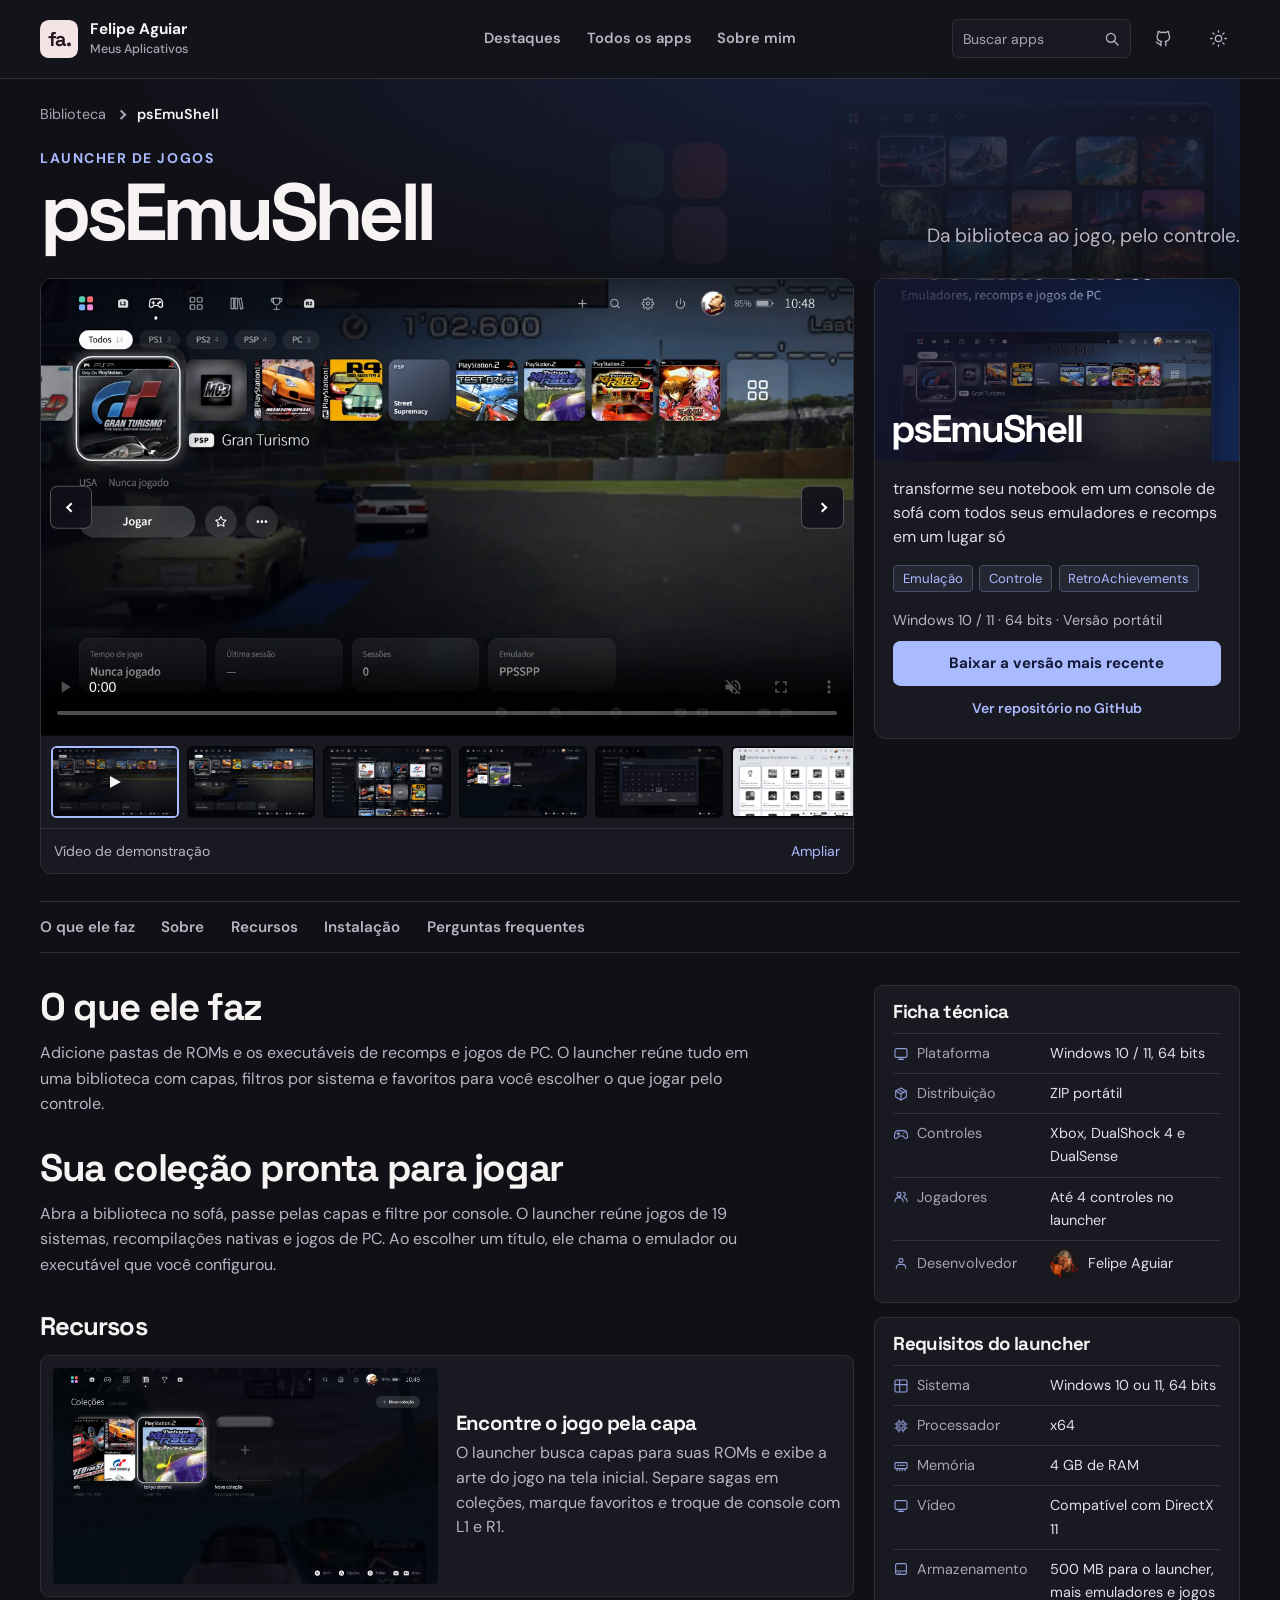
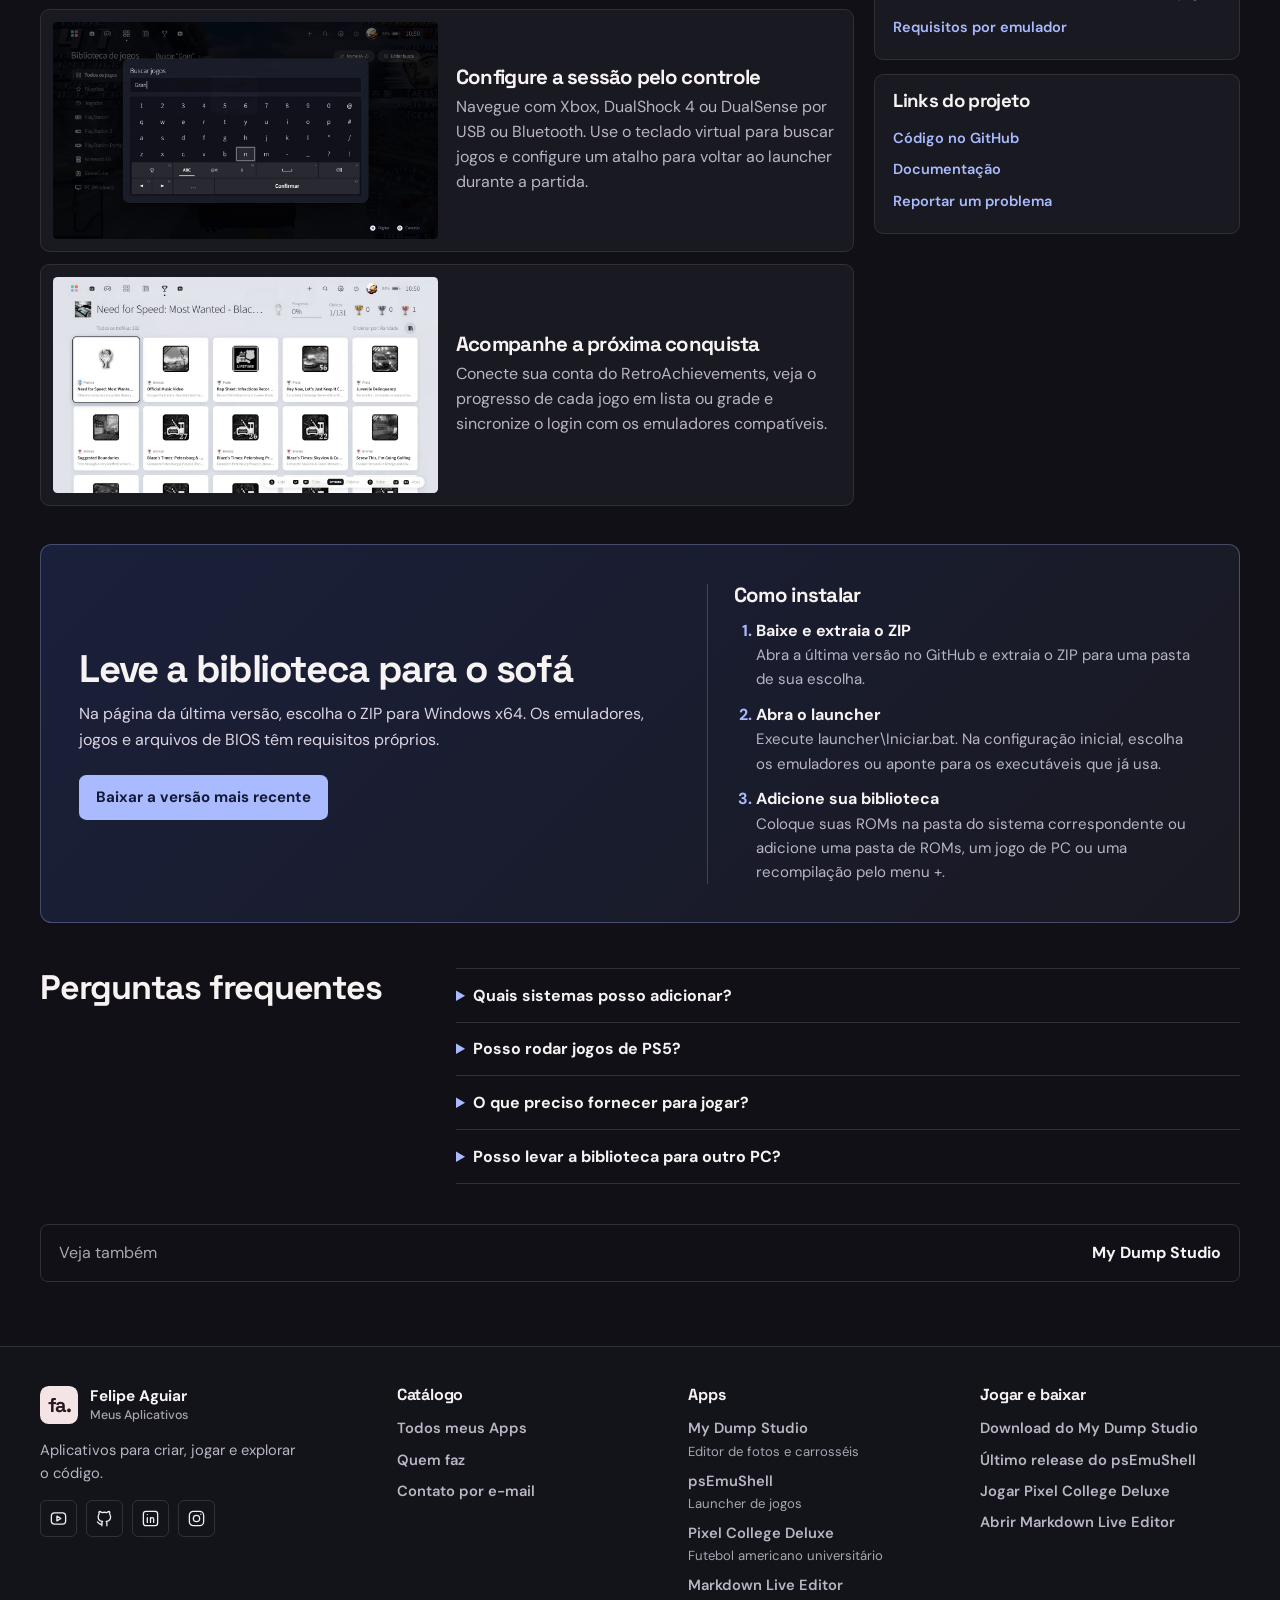
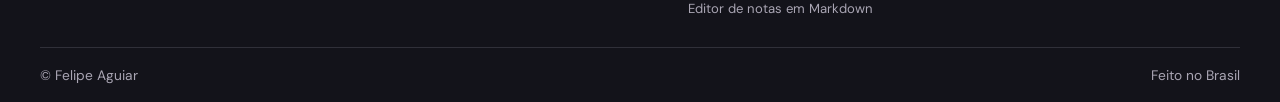
<file: projects/ps5-emushell/index.html>
<!doctype html>
<html lang="pt-BR">
<head>
<meta charset="utf-8">
<meta name="viewport" content="width=device-width, initial-scale=1">
<meta name="theme-color" content="#101016">
<script src="../../assets/js/theme.js"></script>
<meta name="description" content="transforme seu notebook em um console de sofá com todos seus emuladores e recomps em um lugar só">
<meta property="og:type" content="website">
<meta property="og:title" content="psEmuShell | Apps de Felipe Aguiar">
<meta property="og:description" content="transforme seu notebook em um console de sofá com todos seus emuladores e recomps em um lugar só">
<meta property="og:url" content="https://felipeaguiarcode.github.io/apps/projects/ps5-emushell/">
<meta property="og:image" content="https://felipeaguiarcode.github.io/apps/assets/projects/ps5/banners/ps5-emu-shell-banner.png">
<link rel="canonical" href="https://felipeaguiarcode.github.io/apps/projects/ps5-emushell/">
<link rel="icon" href="../../assets/favicon.svg" type="image/svg+xml">
<link rel="preconnect" href="https://fonts.googleapis.com">
<link rel="preconnect" href="https://fonts.gstatic.com" crossorigin>
<link href="https://fonts.googleapis.com/css2?family=DM+Sans:wght@400;500;600;700&family=Space+Grotesk:wght@400;500;600;700&display=swap" rel="stylesheet">
<link rel="stylesheet" href="../../assets/css/portfolio.css">
<link rel="stylesheet" href="../../assets/css/light-theme.css">
<title>psEmuShell | Apps de Felipe Aguiar</title>
</head>
<body class="theme-ps5">
<a class="skip-link" href="#main-content">Pular para o conteúdo</a>
<header class="site-header">
  <div class="shell header-inner">
    <a class="brand" href="../../index.html"><span class="brand-mark" aria-hidden="true">fa.</span><span>Felipe Aguiar <small>Meus Aplicativos</small></span></a>
    <nav class="site-nav" aria-label="Menu principal">
      <a href="../../index.html#featured">Destaques</a>
      <a href="../../index.html#catalog">Todos os apps</a>
      <a href="../../index.html#about">Sobre mim</a>
    </nav>
    <details class="mobile-menu">
      <summary aria-label="Menu principal"><svg viewBox="0 0 24 24" width="23" height="23" fill="none" stroke="currentColor" stroke-width="1.65" stroke-linecap="round" stroke-linejoin="round" aria-hidden="true"><path d="M4 6h16M4 12h16M4 18h16"/></svg></summary>
      <nav class="mobile-menu-links" aria-label="Navegação mobile">
        <a href="../../index.html#featured"><svg viewBox="0 0 24 24" width="17" height="17" fill="none" stroke="currentColor" stroke-width="1.65" stroke-linecap="round" stroke-linejoin="round" aria-hidden="true"><path d="m12 3 2.8 5.7 6.3.9-4.5 4.5 1.1 6.2-5.7-3-5.7 3 1.1-6.2-4.5-4.5 6.3-.9Z"/></svg>Destaques</a>
        <a href="../../index.html#catalog"><svg viewBox="0 0 24 24" width="17" height="17" fill="none" stroke="currentColor" stroke-width="1.65" stroke-linecap="round" stroke-linejoin="round" aria-hidden="true"><rect x="3" y="3" width="7" height="7" rx="1"/><rect x="14" y="3" width="7" height="7" rx="1"/><rect x="3" y="14" width="7" height="7" rx="1"/><rect x="14" y="14" width="7" height="7" rx="1"/></svg>Todos os apps</a>
        <a href="../../index.html#about"><svg viewBox="0 0 24 24" width="17" height="17" fill="none" stroke="currentColor" stroke-width="1.65" stroke-linecap="round" stroke-linejoin="round" aria-hidden="true"><circle cx="12" cy="8" r="3"/><path d="M5 20v-1a5 5 0 0 1 5-5h4a5 5 0 0 1 5 5v1"/></svg>Sobre mim</a>
        <a href="https://github.com/felipeAguiarCode" target="_blank" rel="noopener noreferrer"><svg viewBox="0 0 24 24" width="17" height="17" fill="none" stroke="currentColor" stroke-width="1.65" stroke-linecap="round" stroke-linejoin="round" aria-hidden="true"><path d="M9 19c-4.3 1.3-4.3-2.2-6-2.7m12 5v-3.3a2.9 2.9 0 0 0-.8-2.2c2.7-.3 5.5-1.3 5.5-6a4.7 4.7 0 0 0-1.3-3.3 4.3 4.3 0 0 0-.1-3.3s-1-.3-3.4 1.3a12.6 12.6 0 0 0-6.2 0C6.3 2.9 5.3 3.2 5.3 3.2a4.3 4.3 0 0 0-.1 3.3A4.7 4.7 0 0 0 4 9.8c0 4.7 2.8 5.7 5.5 6a2.9 2.9 0 0 0-.8 2.2v3.3"/></svg>Meu GitHub</a>
      </nav>
    </details>
    <div class="header-actions">
      <form class="search-field site-search" role="search" aria-label="Busca principal" action="../../index.html#catalog" method="get">
        <input type="search" name="q" placeholder="Buscar apps" aria-label="Buscar apps" enterkeyhint="search">
        <button type="submit" aria-label="Pesquisar"><svg viewBox="0 0 24 24" width="18" height="18" fill="none" stroke="currentColor" stroke-width="1.65" stroke-linecap="round" stroke-linejoin="round" aria-hidden="true"><circle cx="10.5" cy="10.5" r="6"/><path d="m15 15 5 5"/></svg></button>
      </form>
      <a class="header-source" href="https://github.com/felipeAguiarCode" target="_blank" rel="noopener noreferrer" aria-label="Meu GitHub"><svg viewBox="0 0 24 24" width="19" height="19" fill="none" stroke="currentColor" stroke-width="1.65" stroke-linecap="round" stroke-linejoin="round" aria-hidden="true"><path d="M9 19c-4.3 1.3-4.3-2.2-6-2.7m12 5v-3.3a2.9 2.9 0 0 0-.8-2.2c2.7-.3 5.5-1.3 5.5-6a4.7 4.7 0 0 0-1.3-3.3 4.3 4.3 0 0 0-.1-3.3s-1-.3-3.4 1.3a12.6 12.6 0 0 0-6.2 0C6.3 2.9 5.3 3.2 5.3 3.2a4.3 4.3 0 0 0-.1 3.3A4.7 4.7 0 0 0 4 9.8c0 4.7 2.8 5.7 5.5 6a2.9 2.9 0 0 0-.8 2.2v3.3"/></svg></a>
      <button class="theme-toggle" type="button" data-theme-toggle aria-label="Ativar tema claro" hidden>
        <span class="theme-icon-sun"><svg viewBox="0 0 24 24" width="19" height="19" fill="none" stroke="currentColor" stroke-width="1.65" stroke-linecap="round" stroke-linejoin="round" aria-hidden="true"><circle cx="12" cy="12" r="4"/><path d="M12 2v2m0 16v2M2 12h2m16 0h2M5 5l1.4 1.4m11.2 11.2L19 19M19 5l-1.4 1.4M6.4 17.6 5 19"/></svg></span>
        <span class="theme-icon-moon"><svg viewBox="0 0 24 24" width="19" height="19" fill="none" stroke="currentColor" stroke-width="1.65" stroke-linecap="round" stroke-linejoin="round" aria-hidden="true"><path d="M20.9 13.5a9 9 0 0 1-10.4-10.4A9 9 0 1 0 20.9 13.5Z"/></svg></span>
      </button>
    </div>
  </div>
</header>
  <main id="main-content" class="shell project">
  <div class="project-hero">
      <img class="project-backdrop" src="../../assets/projects/ps5/banners/ps5-emu-shell-banner.png" alt="">
    <nav class="breadcrumb" aria-label="Caminho da página"><a href="../../index.html">Biblioteca</a><span class="chevron" aria-hidden="true"></span><span aria-current="page">psEmuShell</span></nav>
    <div class="project-heading">
      <div><p class="kicker">Launcher de jogos</p><h1>psEmuShell</h1></div>
      <p>Da biblioteca ao jogo, pelo controle.</p>
    </div>
  </div>

  <div class="showcase">
    <figure class="gallery" data-gallery id="media" aria-label="Galeria de psEmuShell">
      <div class="gallery-stage" data-stage>
        <div class="gallery-media" data-media>
          <video src="../../assets/projects/ps5/videos/ps5-emu-shell-demo.mp4" poster="../../assets/projects/ps5/screenshots/01-tela-de-jogos.png" controls autoplay muted loop playsinline preload="metadata" aria-label="Vídeo de demonstração"></video>
        </div>
        <button class="gallery-nav previous" type="button" data-step="-1" aria-label="Mídia anterior" hidden><span class="chevron" aria-hidden="true"></span></button>
        <button class="gallery-nav next" type="button" data-step="1" aria-label="Próxima mídia" hidden><span class="chevron" aria-hidden="true"></span></button>
      </div>
      <div class="gallery-thumbs" data-thumbs role="group" aria-label="Vídeo e capturas" hidden>
        <button type="button" class="gallery-thumb" data-image="../../assets/projects/ps5/screenshots/01-tela-de-jogos.png" data-video="../../assets/projects/ps5/videos/ps5-emu-shell-demo.mp4" aria-label="Vídeo de demonstração" aria-pressed="true"><img src="../../assets/projects/ps5/screenshots/01-tela-de-jogos.png" alt="" loading="lazy"><span class="thumb-play"><span class="play-icon" aria-hidden="true"></span></span></button>
          <button type="button" class="gallery-thumb" data-image="../../assets/projects/ps5/screenshots/01-tela-de-jogos.png" aria-label="Tela inicial de jogos do psEmuShell" aria-pressed="false"><img src="../../assets/projects/ps5/screenshots/01-tela-de-jogos.png" alt="" loading="lazy"></button>
          <button type="button" class="gallery-thumb" data-image="../../assets/projects/ps5/screenshots/02-biblioteca.png" aria-label="Biblioteca de jogos com capas" aria-pressed="false"><img src="../../assets/projects/ps5/screenshots/02-biblioteca.png" alt="" loading="lazy"></button>
          <button type="button" class="gallery-thumb" data-image="../../assets/projects/ps5/screenshots/03-colecoes.png" aria-label="Coleções de jogos do launcher" aria-pressed="false"><img src="../../assets/projects/ps5/screenshots/03-colecoes.png" alt="" loading="lazy"></button>
          <button type="button" class="gallery-thumb" data-image="../../assets/projects/ps5/screenshots/04-teclado-virtual.png" aria-label="Teclado virtual para buscar jogos pelo controle" aria-pressed="false"><img src="../../assets/projects/ps5/screenshots/04-teclado-virtual.png" alt="" loading="lazy"></button>
          <button type="button" class="gallery-thumb" data-image="../../assets/projects/ps5/screenshots/05-trofeus-tema-claro.png" aria-label="Tela de troféus do RetroAchievements no tema claro" aria-pressed="false"><img src="../../assets/projects/ps5/screenshots/05-trofeus-tema-claro.png" alt="" loading="lazy"></button>
          <button type="button" class="gallery-thumb" data-image="../../assets/projects/ps5/screenshots/06-avatares.png" aria-label="Seleção de avatares" aria-pressed="false"><img src="../../assets/projects/ps5/screenshots/06-avatares.png" alt="" loading="lazy"></button>
      </div>
      <figcaption class="gallery-caption">
        <span data-caption aria-live="polite">Vídeo de demonstração</span>
        <button class="text-button" type="button" data-expand hidden>Ampliar</button>
      </figcaption>
    </figure>
    <aside class="summary" aria-label="Resumo de psEmuShell">
      <div class="summary-art">
        <img src="../../assets/projects/ps5/squares/ps5-emu-shell-capa.png" alt=""><span>psEmuShell</span>
      </div>
      <div class="summary-copy">
        <p>transforme seu notebook em um console de sofá com todos seus emuladores e recomps em um lugar só</p>
        <ul class="tags"><li>Emulação</li><li>Controle</li><li>RetroAchievements</li></ul>
        <p class="platform"><span class="mobile-info-icon" aria-hidden="true"><svg viewBox="0 0 24 24" width="16" height="16" fill="none" stroke="currentColor" stroke-width="1.65" stroke-linecap="round" stroke-linejoin="round" aria-hidden="true"><rect x="3" y="4" width="18" height="13" rx="2"/><path d="M12 17v3m-4 0h8"/></svg></span><span>Windows 10 / 11 · 64 bits · Versão portátil</span></p>
        <a class="button primary" href="https://github.com/felipeAguiarCode/psEmuShell/releases/latest" target="_blank" rel="noopener noreferrer">Baixar a versão mais recente</a>
        <a class="text-link" href="https://github.com/felipeAguiarCode/psEmuShell" target="_blank" rel="noopener noreferrer">Ver repositório no GitHub</a>
      </div>
    </aside>
  </div>

  <nav class="section-nav" aria-label="Nesta página">
    <a href="#overview">O que ele faz</a><a href="#about">Sobre</a><a href="#features">Recursos</a><a href="#install">Instalação</a><a href="#faq">Perguntas frequentes</a>
  </nav>

  <div class="project-body">
    <div class="project-story">
      <section class="story-intro" id="overview" aria-labelledby="product-purpose-title">
        <h2 id="product-purpose-title">O que ele faz</h2>
        <p>Adicione pastas de ROMs e os executáveis de recomps e jogos de PC. O launcher reúne tudo em uma biblioteca com capas, filtros por sistema e favoritos para você escolher o que jogar pelo controle.</p>
      </section>
      <section class="story-intro" id="about">
        <h2>Sua coleção pronta para jogar</h2>
        <p>Abra a biblioteca no sofá, passe pelas capas e filtre por console. O launcher reúne jogos de 19 sistemas, recompilações nativas e jogos de PC. Ao escolher um título, ele chama o emulador ou executável que você configurou.</p>
      </section>
      <section class="feature-list" id="features" aria-labelledby="features-title">
        <h2 id="features-title">Recursos</h2>
        <article class="feature">
          <img src="../../assets/projects/ps5/screenshots/03-colecoes.png" alt="Coleções de jogos do launcher" loading="lazy">
          <div><h3>Encontre o jogo pela capa</h3><p>O launcher busca capas para suas ROMs e exibe a arte do jogo na tela inicial. Separe sagas em coleções, marque favoritos e troque de console com L1 e R1.</p></div>
        </article>
          <article class="feature">
          <img src="../../assets/projects/ps5/screenshots/04-teclado-virtual.png" alt="Teclado virtual para buscar jogos pelo controle" loading="lazy">
          <div><h3>Configure a sessão pelo controle</h3><p>Navegue com Xbox, DualShock 4 ou DualSense por USB ou Bluetooth. Use o teclado virtual para buscar jogos e configure um atalho para voltar ao launcher durante a partida.</p></div>
        </article>
          <article class="feature">
          <img src="../../assets/projects/ps5/screenshots/05-trofeus-tema-claro.png" alt="Tela de troféus do RetroAchievements no tema claro" loading="lazy">
          <div><h3>Acompanhe a próxima conquista</h3><p>Conecte sua conta do RetroAchievements, veja o progresso de cada jogo em lista ou grade e sincronize o login com os emuladores compatíveis.</p></div>
        </article>
      </section>
    </div>
    <aside class="project-facts" aria-label="Ficha técnica e documentação">
      <section class="info-card">
        <h2><span class="mobile-info-icon" aria-hidden="true"><svg viewBox="0 0 24 24" width="16" height="16" fill="none" stroke="currentColor" stroke-width="1.65" stroke-linecap="round" stroke-linejoin="round" aria-hidden="true"><rect x="4" y="3" width="16" height="18" rx="2"/><path d="m7 9 1 1 2-2m-3 7 1 1 2-2m3-5h4m-4 6h4"/></svg></span>Ficha técnica</h2>
        <dl class="facts"><div><dt><svg viewBox="0 0 24 24" width="16" height="16" fill="none" stroke="currentColor" stroke-width="1.65" stroke-linecap="round" stroke-linejoin="round" aria-hidden="true"><rect x="3" y="4" width="18" height="13" rx="2"/><path d="M12 17v3m-4 0h8"/></svg><span>Plataforma</span></dt><dd>Windows 10 / 11, 64 bits</dd></div><div><dt><svg viewBox="0 0 24 24" width="16" height="16" fill="none" stroke="currentColor" stroke-width="1.65" stroke-linecap="round" stroke-linejoin="round" aria-hidden="true"><path d="m12 3 8 4.5v9L12 21l-8-4.5v-9L12 3Z"/><path d="m4 7.5 8 4.5 8-4.5M12 12v9m-4-15.75 8 4.5"/></svg><span>Distribuição</span></dt><dd>ZIP portátil</dd></div><div><dt><svg viewBox="0 0 24 24" width="16" height="16" fill="none" stroke="currentColor" stroke-width="1.65" stroke-linecap="round" stroke-linejoin="round" aria-hidden="true"><path d="M7 7h10a4 4 0 0 1 3.9 3.3l1 5.3a2.6 2.6 0 0 1-4.4 2.3L15 15H9l-2.5 2.9a2.6 2.6 0 0 1-4.4-2.3l1-5.3A4 4 0 0 1 7 7Z"/><path d="M8 9.5v4M6 11.5h4M16 11.5h.01m2-2h.01"/></svg><span>Controles</span></dt><dd>Xbox, DualShock 4 e DualSense</dd></div><div><dt><svg viewBox="0 0 24 24" width="16" height="16" fill="none" stroke="currentColor" stroke-width="1.65" stroke-linecap="round" stroke-linejoin="round" aria-hidden="true"><circle cx="9" cy="8" r="3"/><path d="M3 19v-1a5 5 0 0 1 5-5h2a5 5 0 0 1 5 5v1m.5-14a3 3 0 0 1 0 6m1.5 2a5 5 0 0 1 4 5v1"/></svg><span>Jogadores</span></dt><dd>Até 4 controles no launcher</dd></div><div><dt><svg viewBox="0 0 24 24" width="16" height="16" fill="none" stroke="currentColor" stroke-width="1.65" stroke-linecap="round" stroke-linejoin="round" aria-hidden="true"><circle cx="12" cy="8" r="3"/><path d="M5 20v-1a5 5 0 0 1 5-5h4a5 5 0 0 1 5 5v1"/></svg><span>Desenvolvedor</span></dt><dd class="fact-person"><img src="../../assets/felipe-aguiar.jpg" width="30" height="30" alt="" loading="lazy">Felipe Aguiar</dd></div></dl>
      </section>
      <section class="info-card">
        <h2><span class="mobile-info-icon" aria-hidden="true"><svg viewBox="0 0 24 24" width="16" height="16" fill="none" stroke="currentColor" stroke-width="1.65" stroke-linecap="round" stroke-linejoin="round" aria-hidden="true"><rect x="6" y="6" width="12" height="12" rx="2"/><rect x="9" y="9" width="6" height="6" rx="1"/><path d="M9 3v3m6-3v3M9 18v3m6-3v3M3 9h3m-3 6h3m12-6h3m-3 6h3"/></svg></span>Requisitos do launcher</h2>
        <dl class="facts"><div><dt><svg viewBox="0 0 24 24" width="16" height="16" fill="none" stroke="currentColor" stroke-width="1.65" stroke-linecap="round" stroke-linejoin="round" aria-hidden="true"><rect x="3" y="3" width="18" height="18" rx="2"/><path d="M3 10h18M10 3v18"/></svg><span>Sistema</span></dt><dd>Windows 10 ou 11, 64 bits</dd></div><div><dt><svg viewBox="0 0 24 24" width="16" height="16" fill="none" stroke="currentColor" stroke-width="1.65" stroke-linecap="round" stroke-linejoin="round" aria-hidden="true"><rect x="6" y="6" width="12" height="12" rx="2"/><rect x="9" y="9" width="6" height="6" rx="1"/><path d="M9 3v3m6-3v3M9 18v3m6-3v3M3 9h3m-3 6h3m12-6h3m-3 6h3"/></svg><span>Processador</span></dt><dd>x64</dd></div><div><dt><svg viewBox="0 0 24 24" width="16" height="16" fill="none" stroke="currentColor" stroke-width="1.65" stroke-linecap="round" stroke-linejoin="round" aria-hidden="true"><rect x="3" y="7" width="18" height="9" rx="1"/><path d="M6 16v3m4-3v3m4-3v3m4-3v3M7 11h2m2 0h2m2 0h2"/></svg><span>Memória</span></dt><dd>4 GB de RAM</dd></div><div><dt><svg viewBox="0 0 24 24" width="16" height="16" fill="none" stroke="currentColor" stroke-width="1.65" stroke-linecap="round" stroke-linejoin="round" aria-hidden="true"><rect x="3" y="4" width="18" height="13" rx="2"/><path d="M12 17v3m-4 0h8"/></svg><span>Vídeo</span></dt><dd>Compatível com DirectX 11</dd></div><div><dt><svg viewBox="0 0 24 24" width="16" height="16" fill="none" stroke="currentColor" stroke-width="1.65" stroke-linecap="round" stroke-linejoin="round" aria-hidden="true"><rect x="4" y="4" width="16" height="16" rx="2"/><path d="M4 15h16m-12 2.5h.01m3 0h.01"/></svg><span>Armazenamento</span></dt><dd>500 MB para o launcher, mais emuladores e jogos</dd></div></dl>
        <a class="text-link" href="https://github.com/felipeAguiarCode/psEmuShell/blob/main/requisites.md" target="_blank" rel="noopener noreferrer"><span class="mobile-info-icon" aria-hidden="true"><svg viewBox="0 0 24 24" width="16" height="16" fill="none" stroke="currentColor" stroke-width="1.65" stroke-linecap="round" stroke-linejoin="round" aria-hidden="true"><rect x="4" y="3" width="16" height="18" rx="2"/><path d="m7 9 1 1 2-2m-3 7 1 1 2-2m3-5h4m-4 6h4"/></svg></span>Requisitos por emulador</a>
      </section>
      <section class="info-card">
        <h2><span class="mobile-info-icon" aria-hidden="true"><svg viewBox="0 0 24 24" width="16" height="16" fill="none" stroke="currentColor" stroke-width="1.65" stroke-linecap="round" stroke-linejoin="round" aria-hidden="true"><path d="M10 13a4 4 0 0 0 6 .5l3-3a4 4 0 0 0-5.7-5.7L12 6m2 5a4 4 0 0 0-6-.5l-3 3a4 4 0 0 0 5.7 5.7L12 18"/></svg></span>Links do projeto</h2>
        <a class="text-link" href="https://github.com/felipeAguiarCode/psEmuShell" target="_blank" rel="noopener noreferrer"><span class="mobile-info-icon" aria-hidden="true"><svg viewBox="0 0 24 24" width="16" height="16" fill="none" stroke="currentColor" stroke-width="1.65" stroke-linecap="round" stroke-linejoin="round" aria-hidden="true"><path d="M9 19c-4.3 1.3-4.3-2.2-6-2.7m12 5v-3.3a2.9 2.9 0 0 0-.8-2.2c2.7-.3 5.5-1.3 5.5-6a4.7 4.7 0 0 0-1.3-3.3 4.3 4.3 0 0 0-.1-3.3s-1-.3-3.4 1.3a12.6 12.6 0 0 0-6.2 0C6.3 2.9 5.3 3.2 5.3 3.2a4.3 4.3 0 0 0-.1 3.3A4.7 4.7 0 0 0 4 9.8c0 4.7 2.8 5.7 5.5 6a2.9 2.9 0 0 0-.8 2.2v3.3"/></svg></span>Código no GitHub</a>
        <a class="text-link" href="https://github.com/felipeAguiarCode/psEmuShell#instalação" target="_blank" rel="noopener noreferrer"><span class="mobile-info-icon" aria-hidden="true"><svg viewBox="0 0 24 24" width="16" height="16" fill="none" stroke="currentColor" stroke-width="1.65" stroke-linecap="round" stroke-linejoin="round" aria-hidden="true"><rect x="4" y="3" width="16" height="18" rx="2"/><path d="m7 9 1 1 2-2m-3 7 1 1 2-2m3-5h4m-4 6h4"/></svg></span>Documentação</a>
        <a class="text-link" href="https://github.com/felipeAguiarCode/psEmuShell/issues" target="_blank" rel="noopener noreferrer"><span class="mobile-info-icon" aria-hidden="true"><svg viewBox="0 0 24 24" width="16" height="16" fill="none" stroke="currentColor" stroke-width="1.65" stroke-linecap="round" stroke-linejoin="round" aria-hidden="true"><circle cx="12" cy="12" r="9"/><path d="M12 8v4m0 4h.01"/></svg></span>Reportar um problema</a>
      </section>
    </aside>
  </div>

  <section class="install" id="install" aria-labelledby="install-title">
    <div class="install-copy">
      <h2 id="install-title"><span class="mobile-info-icon" aria-hidden="true"><svg viewBox="0 0 24 24" width="16" height="16" fill="none" stroke="currentColor" stroke-width="1.65" stroke-linecap="round" stroke-linejoin="round" aria-hidden="true"><path d="M12 4v11m-4-4 4 4 4-4M4 15v4a1 1 0 0 0 1 1h14a1 1 0 0 0 1-1v-4"/></svg></span>Leve a biblioteca para o sofá</h2>
      <p>Na página da última versão, escolha o ZIP para Windows x64. Os emuladores, jogos e arquivos de BIOS têm requisitos próprios.</p>
      <div class="actions"><a class="button primary" href="https://github.com/felipeAguiarCode/psEmuShell/releases/latest" target="_blank" rel="noopener noreferrer">Baixar a versão mais recente</a></div>
    </div>
    <div class="install-steps">
      <h3><span class="mobile-info-icon" aria-hidden="true"><svg viewBox="0 0 24 24" width="16" height="16" fill="none" stroke="currentColor" stroke-width="1.65" stroke-linecap="round" stroke-linejoin="round" aria-hidden="true"><rect x="4" y="3" width="16" height="18" rx="2"/><path d="m7 9 1 1 2-2m-3 7 1 1 2-2m3-5h4m-4 6h4"/></svg></span>Como instalar</h3>
      <ol><li><strong>Baixe e extraia o ZIP</strong><p>Abra a última versão no GitHub e extraia o ZIP para uma pasta de sua escolha.</p></li><li><strong>Abra o launcher</strong><p>Execute launcher\Iniciar.bat. Na configuração inicial, escolha os emuladores ou aponte para os executáveis que já usa.</p></li><li><strong>Adicione sua biblioteca</strong><p>Coloque suas ROMs na pasta do sistema correspondente ou adicione uma pasta de ROMs, um jogo de PC ou uma recompilação pelo menu +.</p></li></ol>
    </div>
  </section>

  <section class="faq" id="faq" aria-labelledby="faq-title">
    <h2 id="faq-title">Perguntas frequentes</h2>
    <div><details><summary>Quais sistemas posso adicionar?</summary><p>PlayStation, PS2, PSP, Nintendo DS e GameCube já vêm configurados. Adicione os demais, como SNES, Nintendo 64, PS3, PS4 e Xbox 360, em Configurações › Instalação.</p></details>
        <details><summary>Posso rodar jogos de PS5?</summary><p>O nome faz referência à interface. Os jogos são executados pelos emuladores e pelos executáveis que você configurar. A lista de sistemas inclui consoles até o PS4.</p></details>
        <details><summary>O que preciso fornecer para jogar?</summary><p>Use suas próprias cópias de jogos e os arquivos de BIOS ou firmware exigidos por cada emulador. O launcher pode baixar emuladores das fontes oficiais.</p></details>
        <details><summary>Posso levar a biblioteca para outro PC?</summary><p>Copie a pasta base inteira, que reúne o launcher, as ROMs e os emuladores. Os caminhos relativos mantêm a biblioteca vinculada no outro computador.</p></details></div>
  </section>

  <nav class="other-project" aria-label="Outro app do portfólio">
    <span><span class="mobile-info-icon" aria-hidden="true"><svg viewBox="0 0 24 24" width="16" height="16" fill="none" stroke="currentColor" stroke-width="1.65" stroke-linecap="round" stroke-linejoin="round" aria-hidden="true"><path d="M10 13a4 4 0 0 0 6 .5l3-3a4 4 0 0 0-5.7-5.7L12 6m2 5a4 4 0 0 0-6-.5l-3 3a4 4 0 0 0 5.7 5.7L12 18"/></svg></span>Veja também</span><a href="../dump-studio/index.html">My Dump Studio</a>
  </nav>
</main>
<footer class="site-footer" id="contact">
  <div class="shell">
    <div class="footer-grid">
      <div class="footer-brand">
        <a class="brand" href="../../index.html"><span class="brand-mark" aria-hidden="true">fa.</span><span>Felipe Aguiar <small>Meus Aplicativos</small></span></a>
        <p>Aplicativos para criar, jogar e explorar o código.</p>
        <nav class="footer-socials" aria-label="Redes sociais">
          <a href="https://www.youtube.com/@devaguia/videos" target="_blank" rel="noopener noreferrer" aria-label="YouTube" title="YouTube"><svg viewBox="0 0 24 24" width="19" height="19" fill="none" stroke="currentColor" stroke-width="1.65" stroke-linecap="round" stroke-linejoin="round" aria-hidden="true"><rect x="3" y="5" width="18" height="14" rx="4"/><path d="m10 9 5 3-5 3Z"/></svg></a>
          <a href="https://github.com/felipeAguiarCode" target="_blank" rel="noopener noreferrer" aria-label="GitHub" title="GitHub"><svg viewBox="0 0 24 24" width="19" height="19" fill="none" stroke="currentColor" stroke-width="1.65" stroke-linecap="round" stroke-linejoin="round" aria-hidden="true"><path d="M9 19c-4.3 1.3-4.3-2.2-6-2.7m12 5v-3.3a2.9 2.9 0 0 0-.8-2.2c2.7-.3 5.5-1.3 5.5-6a4.7 4.7 0 0 0-1.3-3.3 4.3 4.3 0 0 0-.1-3.3s-1-.3-3.4 1.3a12.6 12.6 0 0 0-6.2 0C6.3 2.9 5.3 3.2 5.3 3.2a4.3 4.3 0 0 0-.1 3.3A4.7 4.7 0 0 0 4 9.8c0 4.7 2.8 5.7 5.5 6a2.9 2.9 0 0 0-.8 2.2v3.3"/></svg></a>
          <a href="https://www.linkedin.com/in/felipeaguiar-exe/" target="_blank" rel="noopener noreferrer" aria-label="LinkedIn" title="LinkedIn"><svg viewBox="0 0 24 24" width="19" height="19" fill="none" stroke="currentColor" stroke-width="1.65" stroke-linecap="round" stroke-linejoin="round" aria-hidden="true"><rect x="3" y="3" width="18" height="18" rx="3"/><path d="M8 11v6m0-10v.1M12 17v-6m0 2a2 2 0 0 1 4 0v4"/></svg></a>
          <a href="https://www.instagram.com/felipeaguiar.exe/" target="_blank" rel="noopener noreferrer" aria-label="Instagram" title="Instagram"><svg viewBox="0 0 24 24" width="19" height="19" fill="none" stroke="currentColor" stroke-width="1.65" stroke-linecap="round" stroke-linejoin="round" aria-hidden="true"><rect x="3" y="3" width="18" height="18" rx="5"/><circle cx="12" cy="12" r="4"/><path d="M17.5 6.6h.01"/></svg></a>
        </nav>
      </div>
      <nav class="footer-col" aria-label="Catálogo">
        <h2>Catálogo</h2>
        <a href="../../index.html#catalog">Todos meus Apps</a>
        <a href="../../index.html#about">Quem faz</a>
        <a href="mailto:felipeaguiar.social@gmail.com">Contato por e-mail</a>
      </nav>
      <nav class="footer-col" aria-label="Aplicativos">
        <h2>Apps</h2>
        <a href="../../projects/dump-studio/index.html">My Dump Studio<small>Editor de fotos e carrosséis</small></a>
        <a href="../../projects/ps5-emushell/index.html">psEmuShell<small>Launcher de jogos</small></a>
        <a href="../../projects/pixel-college-deluxe/index.html">Pixel College Deluxe<small>Futebol americano universitário</small></a>
        <a href="../../projects/markdown-live-editor/index.html">Markdown Live Editor<small>Editor de notas em Markdown</small></a>
      </nav>
      <nav class="footer-col" aria-label="Jogar e baixar">
        <h2>Jogar e baixar</h2>
        <a href="https://github.com/felipeAguiarCode/dump-studio/releases/latest" target="_blank" rel="noopener noreferrer">Download do My Dump Studio</a>
        <a href="https://github.com/felipeAguiarCode/psEmuShell/releases/latest" target="_blank" rel="noopener noreferrer">Último release do psEmuShell</a>
        <a href="https://felipeaguiarcode.github.io/pixel-college-deluxe/" target="_blank" rel="noopener noreferrer">Jogar Pixel College Deluxe</a>
        <a href="https://felipeaguiarcode.github.io/markdown-live-editor/" target="_blank" rel="noopener noreferrer">Abrir Markdown Live Editor</a>
      </nav>
    </div>
    <div class="footer-bottom">
      <span>© Felipe Aguiar</span>
      <span>Feito no Brasil</span>
    </div>
  </div>
</footer>
<script src="../../assets/js/site.js" defer></script>
<script src="../../assets/js/project.js" defer></script>
</body>
</html>
</file>
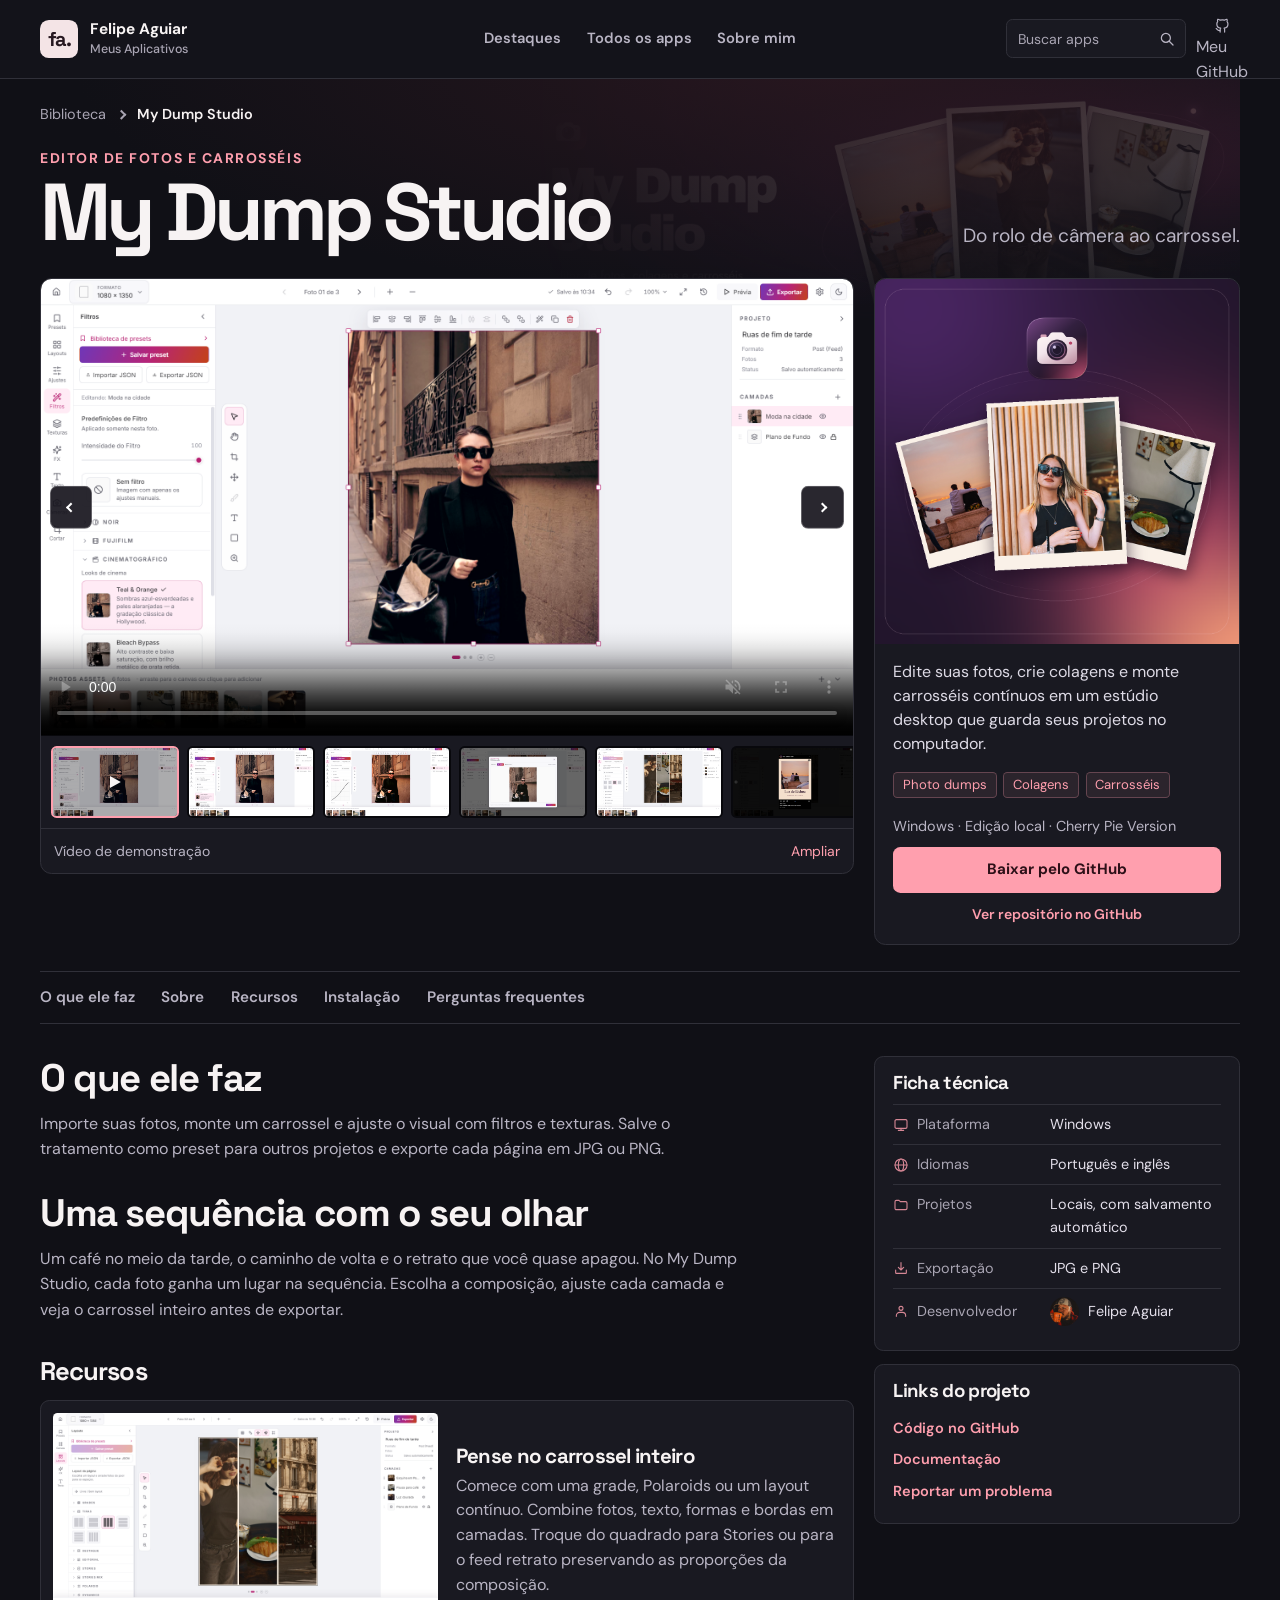
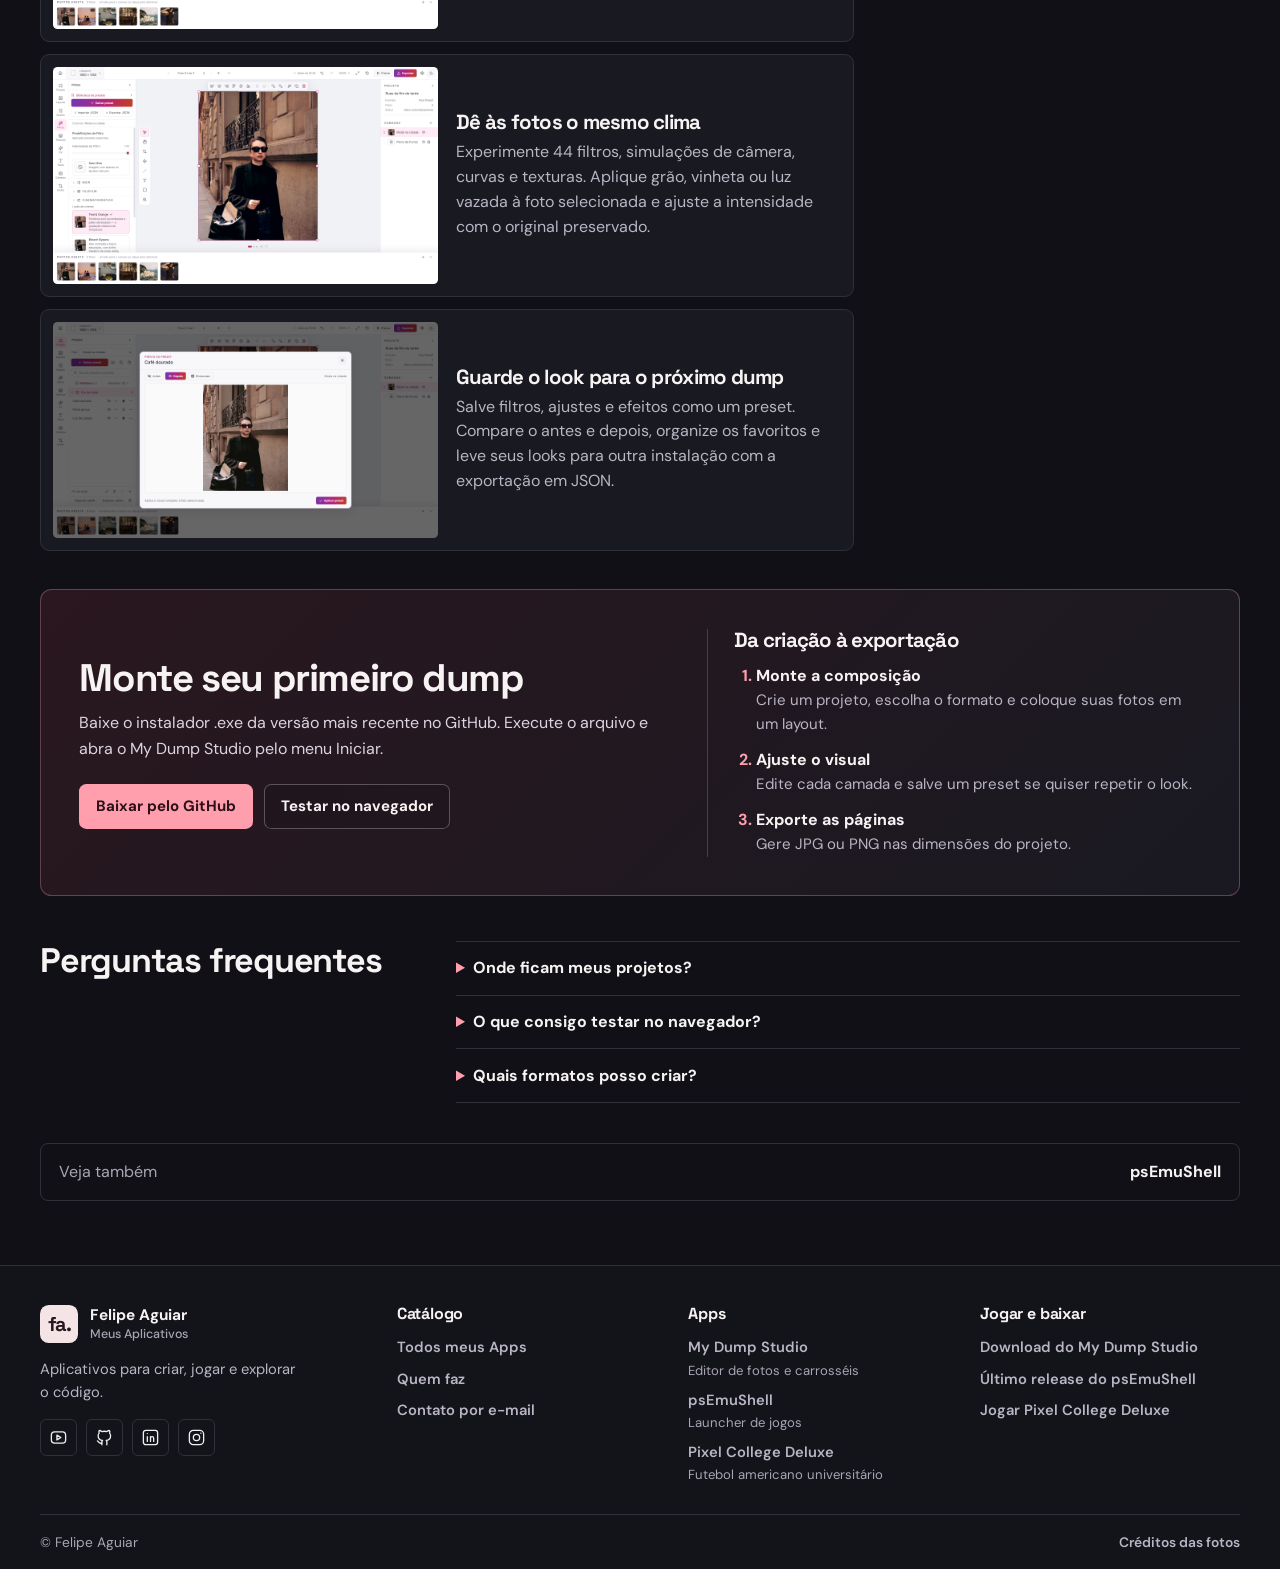
<file: projetos/dump-studio/index.html>
<!doctype html>
<html lang="pt-BR">
<head>
<meta charset="utf-8">
<meta name="viewport" content="width=device-width, initial-scale=1">
<meta name="theme-color" content="#101016">
<meta name="description" content="Edite suas fotos, crie colagens e monte carrosséis contínuos em um estúdio desktop que guarda seus projetos no computador.">
<meta property="og:type" content="website">
<meta property="og:title" content="My Dump Studio | Apps de Felipe Aguiar">
<meta property="og:description" content="Edite suas fotos, crie colagens e monte carrosséis contínuos em um estúdio desktop que guarda seus projetos no computador.">
<meta property="og:url" content="https://felipeaguiarcode.github.io/apps/projetos/dump-studio/">
<meta property="og:image" content="https://felipeaguiarcode.github.io/apps/assets/projects/dump/banners/my-dump-studio-banner.png">
<link rel="canonical" href="https://felipeaguiarcode.github.io/apps/projetos/dump-studio/">
<link rel="icon" href="../../assets/favicon.svg" type="image/svg+xml">
<link rel="preconnect" href="https://fonts.googleapis.com">
<link rel="preconnect" href="https://fonts.gstatic.com" crossorigin>
<link href="https://fonts.googleapis.com/css2?family=DM+Sans:wght@400;500;600;700&family=Space+Grotesk:wght@400;500;600;700&display=swap" rel="stylesheet">
<link rel="stylesheet" href="../../assets/css/portfolio.css">
<title>My Dump Studio | Apps de Felipe Aguiar</title>
</head>
<body class="theme-dump">
<a class="skip-link" href="#conteudo">Pular para o conteúdo</a>
<header class="site-header">
  <div class="shell header-inner">
    <a class="brand" href="../../index.html"><span class="brand-mark" aria-hidden="true">fa.</span><span>Felipe Aguiar <small>Meus Aplicativos</small></span></a>
    <nav class="site-nav" aria-label="Menu principal">
      <a href="../../index.html#destaques">Destaques</a>
      <a href="../../index.html#projetos">Todos os apps</a>
      <a href="../../index.html#sobre">Sobre mim</a>
    </nav>
    <details class="mobile-menu">
      <summary aria-label="Menu principal"><svg viewBox="0 0 24 24" width="23" height="23" fill="none" stroke="currentColor" stroke-width="1.65" stroke-linecap="round" stroke-linejoin="round" aria-hidden="true"><path d="M4 6h16M4 12h16M4 18h16"/></svg></summary>
      <nav class="mobile-menu-links" aria-label="Navegação mobile">
        <a href="../../index.html#destaques"><svg viewBox="0 0 24 24" width="17" height="17" fill="none" stroke="currentColor" stroke-width="1.65" stroke-linecap="round" stroke-linejoin="round" aria-hidden="true"><path d="m12 3 2.8 5.7 6.3.9-4.5 4.5 1.1 6.2-5.7-3-5.7 3 1.1-6.2-4.5-4.5 6.3-.9Z"/></svg>Destaques</a>
        <a href="../../index.html#projetos"><svg viewBox="0 0 24 24" width="17" height="17" fill="none" stroke="currentColor" stroke-width="1.65" stroke-linecap="round" stroke-linejoin="round" aria-hidden="true"><rect x="3" y="3" width="7" height="7" rx="1"/><rect x="14" y="3" width="7" height="7" rx="1"/><rect x="3" y="14" width="7" height="7" rx="1"/><rect x="14" y="14" width="7" height="7" rx="1"/></svg>Todos os apps</a>
        <a href="../../index.html#sobre"><svg viewBox="0 0 24 24" width="17" height="17" fill="none" stroke="currentColor" stroke-width="1.65" stroke-linecap="round" stroke-linejoin="round" aria-hidden="true"><circle cx="12" cy="8" r="3"/><path d="M5 20v-1a5 5 0 0 1 5-5h4a5 5 0 0 1 5 5v1"/></svg>Sobre mim</a>
        <a href="https://github.com/felipeAguiarCode" target="_blank" rel="noopener noreferrer"><svg viewBox="0 0 24 24" width="17" height="17" fill="none" stroke="currentColor" stroke-width="1.65" stroke-linecap="round" stroke-linejoin="round" aria-hidden="true"><path d="M9 19c-4.3 1.3-4.3-2.2-6-2.7m12 5v-3.3a2.9 2.9 0 0 0-.8-2.2c2.7-.3 5.5-1.3 5.5-6a4.7 4.7 0 0 0-1.3-3.3 4.3 4.3 0 0 0-.1-3.3s-1-.3-3.4 1.3a12.6 12.6 0 0 0-6.2 0C6.3 2.9 5.3 3.2 5.3 3.2a4.3 4.3 0 0 0-.1 3.3A4.7 4.7 0 0 0 4 9.8c0 4.7 2.8 5.7 5.5 6a2.9 2.9 0 0 0-.8 2.2v3.3"/></svg>Meu GitHub</a>
      </nav>
    </details>
    <div class="header-actions">
      <form class="search-field site-search" role="search" aria-label="Busca principal" action="../../index.html#projetos" method="get">
        <input type="search" name="q" placeholder="Buscar apps" aria-label="Buscar apps" enterkeyhint="search">
        <button type="submit" aria-label="Pesquisar"><svg viewBox="0 0 24 24" width="18" height="18" fill="none" stroke="currentColor" stroke-width="1.65" stroke-linecap="round" stroke-linejoin="round" aria-hidden="true"><circle cx="10.5" cy="10.5" r="6"/><path d="m15 15 5 5"/></svg></button>
      </form>
      <a class="header-source" href="https://github.com/felipeAguiarCode" target="_blank" rel="noopener noreferrer"><svg viewBox="0 0 24 24" width="17" height="17" fill="none" stroke="currentColor" stroke-width="1.65" stroke-linecap="round" stroke-linejoin="round" aria-hidden="true"><path d="M9 19c-4.3 1.3-4.3-2.2-6-2.7m12 5v-3.3a2.9 2.9 0 0 0-.8-2.2c2.7-.3 5.5-1.3 5.5-6a4.7 4.7 0 0 0-1.3-3.3 4.3 4.3 0 0 0-.1-3.3s-1-.3-3.4 1.3a12.6 12.6 0 0 0-6.2 0C6.3 2.9 5.3 3.2 5.3 3.2a4.3 4.3 0 0 0-.1 3.3A4.7 4.7 0 0 0 4 9.8c0 4.7 2.8 5.7 5.5 6a2.9 2.9 0 0 0-.8 2.2v3.3"/></svg><span>Meu GitHub</span></a>
    </div>
  </div>
</header>
  <main id="conteudo" class="shell project">
  <div class="project-hero">
      <img class="project-backdrop" src="../../assets/projects/dump/banners/my-dump-studio-banner.png" alt="">
    <nav class="breadcrumb" aria-label="Caminho da página"><a href="../../index.html">Biblioteca</a><span class="chevron" aria-hidden="true"></span><span aria-current="page">My Dump Studio</span></nav>
    <div class="project-heading">
      <div><p class="kicker">Editor de fotos e carrosséis</p><h1>My Dump Studio</h1></div>
      <p>Do rolo de câmera ao carrossel.</p>
    </div>
  </div>

  <div class="showcase">
    <figure class="gallery" data-gallery id="midia" aria-label="Galeria de My Dump Studio">
      <div class="gallery-stage" data-stage>
        <div class="gallery-media" data-media>
          <video src="../../assets/projects/dump/videos/my-dump-studio-demo-pt-br.mp4" poster="../../assets/projects/dump/screenshots/01-filtros.png" controls autoplay muted loop playsinline preload="metadata" aria-label="Vídeo de demonstração"></video>
        </div>
        <button class="gallery-nav previous" type="button" data-step="-1" aria-label="Mídia anterior" hidden><span class="chevron" aria-hidden="true"></span></button>
        <button class="gallery-nav next" type="button" data-step="1" aria-label="Próxima mídia" hidden><span class="chevron" aria-hidden="true"></span></button>
      </div>
      <div class="gallery-thumbs" data-thumbs role="group" aria-label="Vídeo e capturas" hidden>
        <button type="button" class="gallery-thumb" data-image="../../assets/projects/dump/screenshots/01-filtros.png" data-video="../../assets/projects/dump/videos/my-dump-studio-demo-pt-br.mp4" aria-label="Vídeo de demonstração" aria-pressed="true"><img src="../../assets/projects/dump/screenshots/01-filtros.png" alt="" loading="lazy"><span class="thumb-play"><span class="play-icon" aria-hidden="true"></span></span></button>
          <button type="button" class="gallery-thumb" data-image="../../assets/projects/dump/screenshots/01-filtros.png" aria-label="Painel de filtros do editor" aria-pressed="false"><img src="../../assets/projects/dump/screenshots/01-filtros.png" alt="" loading="lazy"></button>
          <button type="button" class="gallery-thumb" data-image="../../assets/projects/dump/screenshots/02-ajustes-de-imagem.png" aria-label="Ajustes de imagem" aria-pressed="false"><img src="../../assets/projects/dump/screenshots/02-ajustes-de-imagem.png" alt="" loading="lazy"></button>
          <button type="button" class="gallery-thumb" data-image="../../assets/projects/dump/screenshots/03-previa-de-preset.png" aria-label="Prévia de um preset" aria-pressed="false"><img src="../../assets/projects/dump/screenshots/03-previa-de-preset.png" alt="" loading="lazy"></button>
          <button type="button" class="gallery-thumb" data-image="../../assets/projects/dump/screenshots/04-layout-de-colagem.png" aria-label="Layouts para colagens" aria-pressed="false"><img src="../../assets/projects/dump/screenshots/04-layout-de-colagem.png" alt="" loading="lazy"></button>
          <button type="button" class="gallery-thumb" data-image="../../assets/projects/dump/screenshots/05-previa-do-carrossel.png" aria-label="Prévia do carrossel" aria-pressed="false"><img src="../../assets/projects/dump/screenshots/05-previa-do-carrossel.png" alt="" loading="lazy"></button>
          <button type="button" class="gallery-thumb" data-image="../../assets/projects/dump/screenshots/06-exportacao.png" aria-label="Configurações de exportação" aria-pressed="false"><img src="../../assets/projects/dump/screenshots/06-exportacao.png" alt="" loading="lazy"></button>
          <button type="button" class="gallery-thumb" data-image="../../assets/projects/dump/screenshots/07-simulacoes-de-camera.png" aria-label="Simulações de câmeras analógicas" aria-pressed="false"><img src="../../assets/projects/dump/screenshots/07-simulacoes-de-camera.png" alt="" loading="lazy"></button>
          <button type="button" class="gallery-thumb" data-image="../../assets/projects/dump/screenshots/08-texturas-de-filme.png" aria-label="Grão e brilho de filme" aria-pressed="false"><img src="../../assets/projects/dump/screenshots/08-texturas-de-filme.png" alt="" loading="lazy"></button>
          <button type="button" class="gallery-thumb" data-image="../../assets/projects/dump/screenshots/09-recorte-e-proporcao.png" aria-label="Recorte quadrado de uma foto" aria-pressed="false"><img src="../../assets/projects/dump/screenshots/09-recorte-e-proporcao.png" alt="" loading="lazy"></button>
          <button type="button" class="gallery-thumb" data-image="../../assets/projects/dump/screenshots/10-tipografia-em-camadas.png" aria-label="Tipografia em uma composição de Lisboa" aria-pressed="false"><img src="../../assets/projects/dump/screenshots/10-tipografia-em-camadas.png" alt="" loading="lazy"></button>
          <button type="button" class="gallery-thumb" data-image="../../assets/projects/dump/screenshots/11-efeitos-de-sobreposicao.png" aria-label="Vinheta aplicada como uma camada" aria-pressed="false"><img src="../../assets/projects/dump/screenshots/11-efeitos-de-sobreposicao.png" alt="" loading="lazy"></button>
      </div>
      <figcaption class="gallery-caption">
        <span data-caption aria-live="polite">Vídeo de demonstração</span>
        <button class="text-button" type="button" data-expand hidden>Ampliar</button>
      </figcaption>
    </figure>
    <aside class="summary" aria-label="Resumo de My Dump Studio">
      <div class="summary-art summary-art-dump">
        <img src="../../assets/projects/dump/squares/my-dump-studio-square.png" alt="">
      </div>
      <div class="summary-copy">
        <p>Edite suas fotos, crie colagens e monte carrosséis contínuos em um estúdio desktop que guarda seus projetos no computador.</p>
        <ul class="tags"><li>Photo dumps</li><li>Colagens</li><li>Carrosséis</li></ul>
        <p class="platform"><span class="mobile-info-icon" aria-hidden="true"><svg viewBox="0 0 24 24" width="16" height="16" fill="none" stroke="currentColor" stroke-width="1.65" stroke-linecap="round" stroke-linejoin="round" aria-hidden="true"><rect x="3" y="4" width="18" height="13" rx="2"/><path d="M12 17v3m-4 0h8"/></svg></span><span>Windows · Edição local · Cherry Pie Version</span></p>
        <a class="button primary" href="https://github.com/felipeAguiarCode/dump-studio/releases/latest" target="_blank" rel="noopener noreferrer">Baixar pelo GitHub</a>
        <a class="text-link" href="https://github.com/felipeAguiarCode/dump-studio" target="_blank" rel="noopener noreferrer">Ver repositório no GitHub</a>
      </div>
    </aside>
  </div>

  <nav class="section-nav" aria-label="Nesta página">
    <a href="#o-que-ele-faz">O que ele faz</a><a href="#sobre">Sobre</a><a href="#recursos">Recursos</a><a href="#instalacao">Instalação</a><a href="#perguntas">Perguntas frequentes</a>
  </nav>

  <div class="project-body">
    <div class="project-story">
      <section class="story-intro" id="o-que-ele-faz" aria-labelledby="product-purpose-title">
        <h2 id="product-purpose-title">O que ele faz</h2>
        <p>Importe suas fotos, monte um carrossel e ajuste o visual com filtros e texturas. Salve o tratamento como preset para outros projetos e exporte cada página em JPG ou PNG.</p>
      </section>
      <section class="story-intro" id="sobre">
        <h2>Uma sequência com o seu olhar</h2>
        <p>Um café no meio da tarde, o caminho de volta e o retrato que você quase apagou. No My Dump Studio, cada foto ganha um lugar na sequência. Escolha a composição, ajuste cada camada e veja o carrossel inteiro antes de exportar.</p>
      </section>
      <section class="feature-list" id="recursos" aria-labelledby="features-title">
        <h2 id="features-title">Recursos</h2>
        <article class="feature">
          <img src="../../assets/projects/dump/screenshots/04-layout-de-colagem.png" alt="Layouts para colagens" loading="lazy">
          <div><h3>Pense no carrossel inteiro</h3><p>Comece com uma grade, Polaroids ou um layout contínuo. Combine fotos, texto, formas e bordas em camadas. Troque do quadrado para Stories ou para o feed retrato preservando as proporções da composição.</p></div>
        </article>
          <article class="feature">
          <img src="../../assets/projects/dump/screenshots/01-filtros.png" alt="Painel de filtros do editor" loading="lazy">
          <div><h3>Dê às fotos o mesmo clima</h3><p>Experimente 44 filtros, simulações de câmera, curvas e texturas. Aplique grão, vinheta ou luz vazada à foto selecionada e ajuste a intensidade com o original preservado.</p></div>
        </article>
          <article class="feature">
          <img src="../../assets/projects/dump/screenshots/03-previa-de-preset.png" alt="Prévia de um preset" loading="lazy">
          <div><h3>Guarde o look para o próximo dump</h3><p>Salve filtros, ajustes e efeitos como um preset. Compare o antes e depois, organize os favoritos e leve seus looks para outra instalação com a exportação em JSON.</p></div>
        </article>
      </section>
    </div>
    <aside class="project-facts" aria-label="Ficha técnica e documentação">
      <section class="info-card">
        <h2><span class="mobile-info-icon" aria-hidden="true"><svg viewBox="0 0 24 24" width="16" height="16" fill="none" stroke="currentColor" stroke-width="1.65" stroke-linecap="round" stroke-linejoin="round" aria-hidden="true"><rect x="4" y="3" width="16" height="18" rx="2"/><path d="m7 9 1 1 2-2m-3 7 1 1 2-2m3-5h4m-4 6h4"/></svg></span>Ficha técnica</h2>
        <dl class="facts"><div><dt><svg viewBox="0 0 24 24" width="16" height="16" fill="none" stroke="currentColor" stroke-width="1.65" stroke-linecap="round" stroke-linejoin="round" aria-hidden="true"><rect x="3" y="4" width="18" height="13" rx="2"/><path d="M12 17v3m-4 0h8"/></svg><span>Plataforma</span></dt><dd>Windows</dd></div><div><dt><svg viewBox="0 0 24 24" width="16" height="16" fill="none" stroke="currentColor" stroke-width="1.65" stroke-linecap="round" stroke-linejoin="round" aria-hidden="true"><circle cx="12" cy="12" r="9"/><ellipse cx="12" cy="12" rx="4" ry="9"/><path d="M3 12h18"/></svg><span>Idiomas</span></dt><dd>Português e inglês</dd></div><div><dt><svg viewBox="0 0 24 24" width="16" height="16" fill="none" stroke="currentColor" stroke-width="1.65" stroke-linecap="round" stroke-linejoin="round" aria-hidden="true"><path d="M3 7a2 2 0 0 1 2-2h4l2 2h8a2 2 0 0 1 2 2v8a2 2 0 0 1-2 2H5a2 2 0 0 1-2-2V7Z"/></svg><span>Projetos</span></dt><dd>Locais, com salvamento automático</dd></div><div><dt><svg viewBox="0 0 24 24" width="16" height="16" fill="none" stroke="currentColor" stroke-width="1.65" stroke-linecap="round" stroke-linejoin="round" aria-hidden="true"><path d="M12 4v11m-4-4 4 4 4-4M4 15v4a1 1 0 0 0 1 1h14a1 1 0 0 0 1-1v-4"/></svg><span>Exportação</span></dt><dd>JPG e PNG</dd></div><div><dt><svg viewBox="0 0 24 24" width="16" height="16" fill="none" stroke="currentColor" stroke-width="1.65" stroke-linecap="round" stroke-linejoin="round" aria-hidden="true"><circle cx="12" cy="8" r="3"/><path d="M5 20v-1a5 5 0 0 1 5-5h4a5 5 0 0 1 5 5v1"/></svg><span>Desenvolvedor</span></dt><dd class="fact-person"><img src="../../assets/felipe-aguiar.jpg" width="30" height="30" alt="" loading="lazy">Felipe Aguiar</dd></div></dl>
      </section>
      <section class="info-card">
        <h2><span class="mobile-info-icon" aria-hidden="true"><svg viewBox="0 0 24 24" width="16" height="16" fill="none" stroke="currentColor" stroke-width="1.65" stroke-linecap="round" stroke-linejoin="round" aria-hidden="true"><path d="M10 13a4 4 0 0 0 6 .5l3-3a4 4 0 0 0-5.7-5.7L12 6m2 5a4 4 0 0 0-6-.5l-3 3a4 4 0 0 0 5.7 5.7L12 18"/></svg></span>Links do projeto</h2>
        <a class="text-link" href="https://github.com/felipeAguiarCode/dump-studio" target="_blank" rel="noopener noreferrer"><span class="mobile-info-icon" aria-hidden="true"><svg viewBox="0 0 24 24" width="16" height="16" fill="none" stroke="currentColor" stroke-width="1.65" stroke-linecap="round" stroke-linejoin="round" aria-hidden="true"><path d="M9 19c-4.3 1.3-4.3-2.2-6-2.7m12 5v-3.3a2.9 2.9 0 0 0-.8-2.2c2.7-.3 5.5-1.3 5.5-6a4.7 4.7 0 0 0-1.3-3.3 4.3 4.3 0 0 0-.1-3.3s-1-.3-3.4 1.3a12.6 12.6 0 0 0-6.2 0C6.3 2.9 5.3 3.2 5.3 3.2a4.3 4.3 0 0 0-.1 3.3A4.7 4.7 0 0 0 4 9.8c0 4.7 2.8 5.7 5.5 6a2.9 2.9 0 0 0-.8 2.2v3.3"/></svg></span>Código no GitHub</a>
        <a class="text-link" href="https://github.com/felipeAguiarCode/dump-studio/blob/main/README.pt-BR.md" target="_blank" rel="noopener noreferrer"><span class="mobile-info-icon" aria-hidden="true"><svg viewBox="0 0 24 24" width="16" height="16" fill="none" stroke="currentColor" stroke-width="1.65" stroke-linecap="round" stroke-linejoin="round" aria-hidden="true"><rect x="4" y="3" width="16" height="18" rx="2"/><path d="m7 9 1 1 2-2m-3 7 1 1 2-2m3-5h4m-4 6h4"/></svg></span>Documentação</a>
        <a class="text-link" href="https://github.com/felipeAguiarCode/dump-studio/issues" target="_blank" rel="noopener noreferrer"><span class="mobile-info-icon" aria-hidden="true"><svg viewBox="0 0 24 24" width="16" height="16" fill="none" stroke="currentColor" stroke-width="1.65" stroke-linecap="round" stroke-linejoin="round" aria-hidden="true"><circle cx="12" cy="12" r="9"/><path d="M12 8v4m0 4h.01"/></svg></span>Reportar um problema</a>
      </section>
    </aside>
  </div>

  <section class="install" id="instalacao" aria-labelledby="install-title">
    <div class="install-copy">
      <h2 id="install-title"><span class="mobile-info-icon" aria-hidden="true"><svg viewBox="0 0 24 24" width="16" height="16" fill="none" stroke="currentColor" stroke-width="1.65" stroke-linecap="round" stroke-linejoin="round" aria-hidden="true"><path d="M12 4v11m-4-4 4 4 4-4M4 15v4a1 1 0 0 0 1 1h14a1 1 0 0 0 1-1v-4"/></svg></span>Monte seu primeiro dump</h2>
      <p>Baixe o instalador .exe da versão mais recente no GitHub. Execute o arquivo e abra o My Dump Studio pelo menu Iniciar.</p>
      <div class="actions"><a class="button primary" href="https://github.com/felipeAguiarCode/dump-studio/releases/latest" target="_blank" rel="noopener noreferrer">Baixar pelo GitHub</a><a class="button secondary" href="https://felipeaguiarcode.github.io/dump-studio/#play" target="_blank" rel="noopener noreferrer">Testar no navegador</a></div>
    </div>
    <div class="install-steps">
      <h3><span class="mobile-info-icon" aria-hidden="true"><svg viewBox="0 0 24 24" width="16" height="16" fill="none" stroke="currentColor" stroke-width="1.65" stroke-linecap="round" stroke-linejoin="round" aria-hidden="true"><rect x="4" y="3" width="16" height="18" rx="2"/><path d="m7 9 1 1 2-2m-3 7 1 1 2-2m3-5h4m-4 6h4"/></svg></span>Da criação à exportação</h3>
      <ol><li><strong>Monte a composição</strong><p>Crie um projeto, escolha o formato e coloque suas fotos em um layout.</p></li><li><strong>Ajuste o visual</strong><p>Edite cada camada e salve um preset se quiser repetir o look.</p></li><li><strong>Exporte as páginas</strong><p>Gere JPG ou PNG nas dimensões do projeto.</p></li></ol>
    </div>
  </section>

  <section class="faq" id="perguntas" aria-labelledby="faq-title">
    <h2 id="faq-title">Perguntas frequentes</h2>
    <div><details><summary>Onde ficam meus projetos?</summary><p>Os projetos ficam no computador e têm salvamento automático. Você pode começar a editar sem criar uma conta.</p></details>
        <details><summary>O que consigo testar no navegador?</summary><p>A demo usa fotos de exemplo para testar looks, intensidade, layouts e prévias em PNG. As ferramentas de camadas e a biblioteca de presets ficam no aplicativo desktop.</p></details>
        <details><summary>Quais formatos posso criar?</summary><p>O editor oferece formatos quadrado, retrato, horizontal e Stories. Cada página pode ser exportada em JPG ou PNG.</p></details></div>
  </section>

  <nav class="other-project" aria-label="Outro app do portfólio">
    <span><span class="mobile-info-icon" aria-hidden="true"><svg viewBox="0 0 24 24" width="16" height="16" fill="none" stroke="currentColor" stroke-width="1.65" stroke-linecap="round" stroke-linejoin="round" aria-hidden="true"><path d="M10 13a4 4 0 0 0 6 .5l3-3a4 4 0 0 0-5.7-5.7L12 6m2 5a4 4 0 0 0-6-.5l-3 3a4 4 0 0 0 5.7 5.7L12 18"/></svg></span>Veja também</span><a href="../ps5-emushell/index.html">psEmuShell</a>
  </nav>
</main>
<footer class="site-footer" id="contato">
  <div class="shell">
    <div class="footer-grid">
      <div class="footer-brand">
        <a class="brand" href="../../index.html"><span class="brand-mark" aria-hidden="true">fa.</span><span>Felipe Aguiar <small>Meus Aplicativos</small></span></a>
        <p>Aplicativos para criar, jogar e explorar o código.</p>
        <nav class="footer-socials" aria-label="Redes sociais">
          <a href="https://www.youtube.com/@devaguia/videos" target="_blank" rel="noopener noreferrer" aria-label="YouTube" title="YouTube"><svg viewBox="0 0 24 24" width="19" height="19" fill="none" stroke="currentColor" stroke-width="1.65" stroke-linecap="round" stroke-linejoin="round" aria-hidden="true"><rect x="3" y="5" width="18" height="14" rx="4"/><path d="m10 9 5 3-5 3Z"/></svg></a>
          <a href="https://github.com/felipeAguiarCode" target="_blank" rel="noopener noreferrer" aria-label="GitHub" title="GitHub"><svg viewBox="0 0 24 24" width="19" height="19" fill="none" stroke="currentColor" stroke-width="1.65" stroke-linecap="round" stroke-linejoin="round" aria-hidden="true"><path d="M9 19c-4.3 1.3-4.3-2.2-6-2.7m12 5v-3.3a2.9 2.9 0 0 0-.8-2.2c2.7-.3 5.5-1.3 5.5-6a4.7 4.7 0 0 0-1.3-3.3 4.3 4.3 0 0 0-.1-3.3s-1-.3-3.4 1.3a12.6 12.6 0 0 0-6.2 0C6.3 2.9 5.3 3.2 5.3 3.2a4.3 4.3 0 0 0-.1 3.3A4.7 4.7 0 0 0 4 9.8c0 4.7 2.8 5.7 5.5 6a2.9 2.9 0 0 0-.8 2.2v3.3"/></svg></a>
          <a href="https://www.linkedin.com/in/felipeaguiar-exe/" target="_blank" rel="noopener noreferrer" aria-label="LinkedIn" title="LinkedIn"><svg viewBox="0 0 24 24" width="19" height="19" fill="none" stroke="currentColor" stroke-width="1.65" stroke-linecap="round" stroke-linejoin="round" aria-hidden="true"><rect x="3" y="3" width="18" height="18" rx="3"/><path d="M8 11v6m0-10v.1M12 17v-6m0 2a2 2 0 0 1 4 0v4"/></svg></a>
          <a href="https://www.instagram.com/felipeaguiar.exe/" target="_blank" rel="noopener noreferrer" aria-label="Instagram" title="Instagram"><svg viewBox="0 0 24 24" width="19" height="19" fill="none" stroke="currentColor" stroke-width="1.65" stroke-linecap="round" stroke-linejoin="round" aria-hidden="true"><rect x="3" y="3" width="18" height="18" rx="5"/><circle cx="12" cy="12" r="4"/><path d="M17.5 6.6h.01"/></svg></a>
        </nav>
      </div>
      <nav class="footer-col" aria-label="Catálogo">
        <h2>Catálogo</h2>
        <a href="../../index.html#projetos">Todos meus Apps</a>
        <a href="../../index.html#sobre">Quem faz</a>
        <a href="mailto:felipeaguiar.social@gmail.com">Contato por e-mail</a>
      </nav>
      <nav class="footer-col" aria-label="Aplicativos">
        <h2>Apps</h2>
        <a href="../../projetos/dump-studio/index.html">My Dump Studio<small>Editor de fotos e carrosséis</small></a>
        <a href="../../projetos/ps5-emushell/index.html">psEmuShell<small>Launcher de jogos</small></a>
        <a href="../../projetos/pixel-college-deluxe/index.html">Pixel College Deluxe<small>Futebol americano universitário</small></a>
      </nav>
      <nav class="footer-col" aria-label="Jogar e baixar">
        <h2>Jogar e baixar</h2>
        <a href="https://github.com/felipeAguiarCode/dump-studio/releases/latest" target="_blank" rel="noopener noreferrer">Download do My Dump Studio</a>
        <a href="https://github.com/felipeAguiarCode/psEmuShell/releases/latest" target="_blank" rel="noopener noreferrer">Último release do psEmuShell</a>
        <a href="https://felipeaguiarcode.github.io/pixel-college-deluxe/" target="_blank" rel="noopener noreferrer">Jogar Pixel College Deluxe</a>
      </nav>
    </div>
    <div class="footer-bottom">
      <span>© Felipe Aguiar</span>
      <nav aria-label="Créditos da mídia"><a href="https://felipeaguiarcode.github.io/dump-studio/credits.html" target="_blank" rel="noopener noreferrer">Créditos das fotos</a></nav>
    </div>
  </div>
</footer>
<script src="../../assets/js/site.js" defer></script>
<script src="../../assets/js/project.js" defer></script>
</body>
</html>
</file>
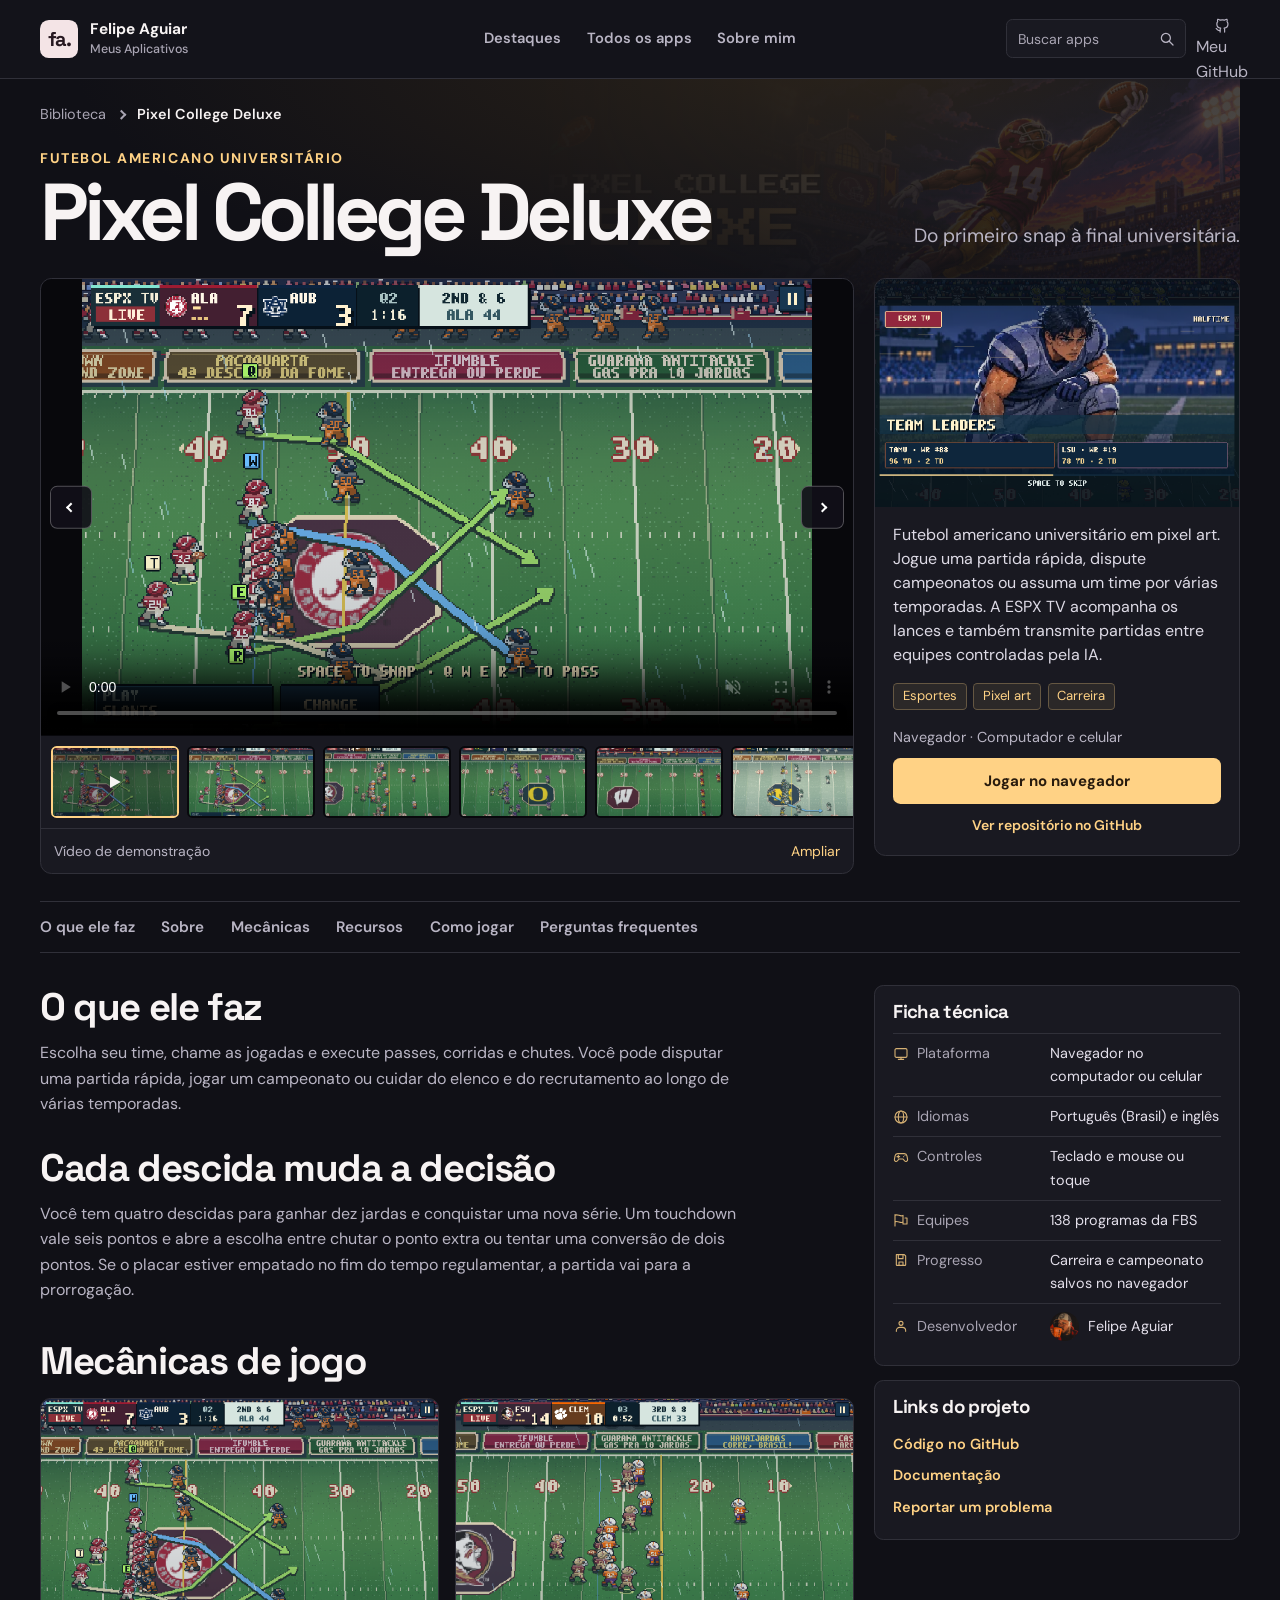
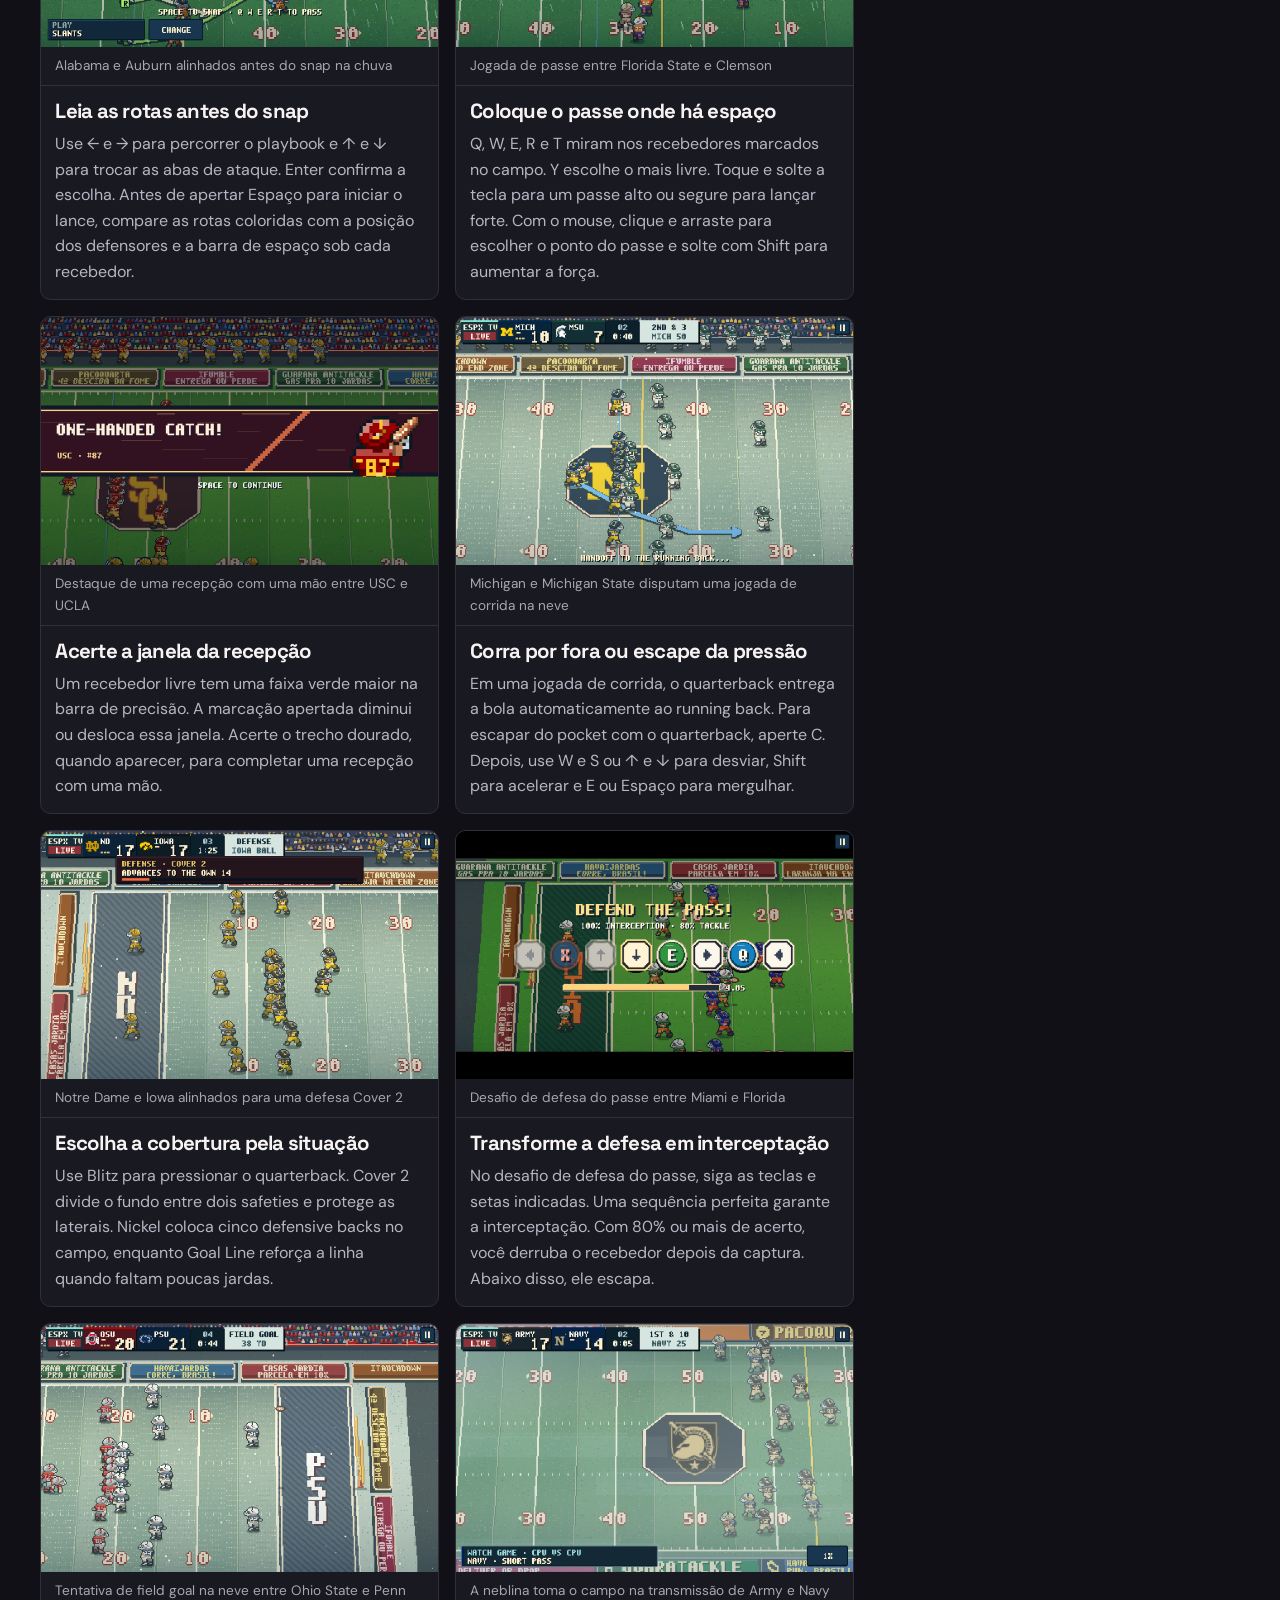
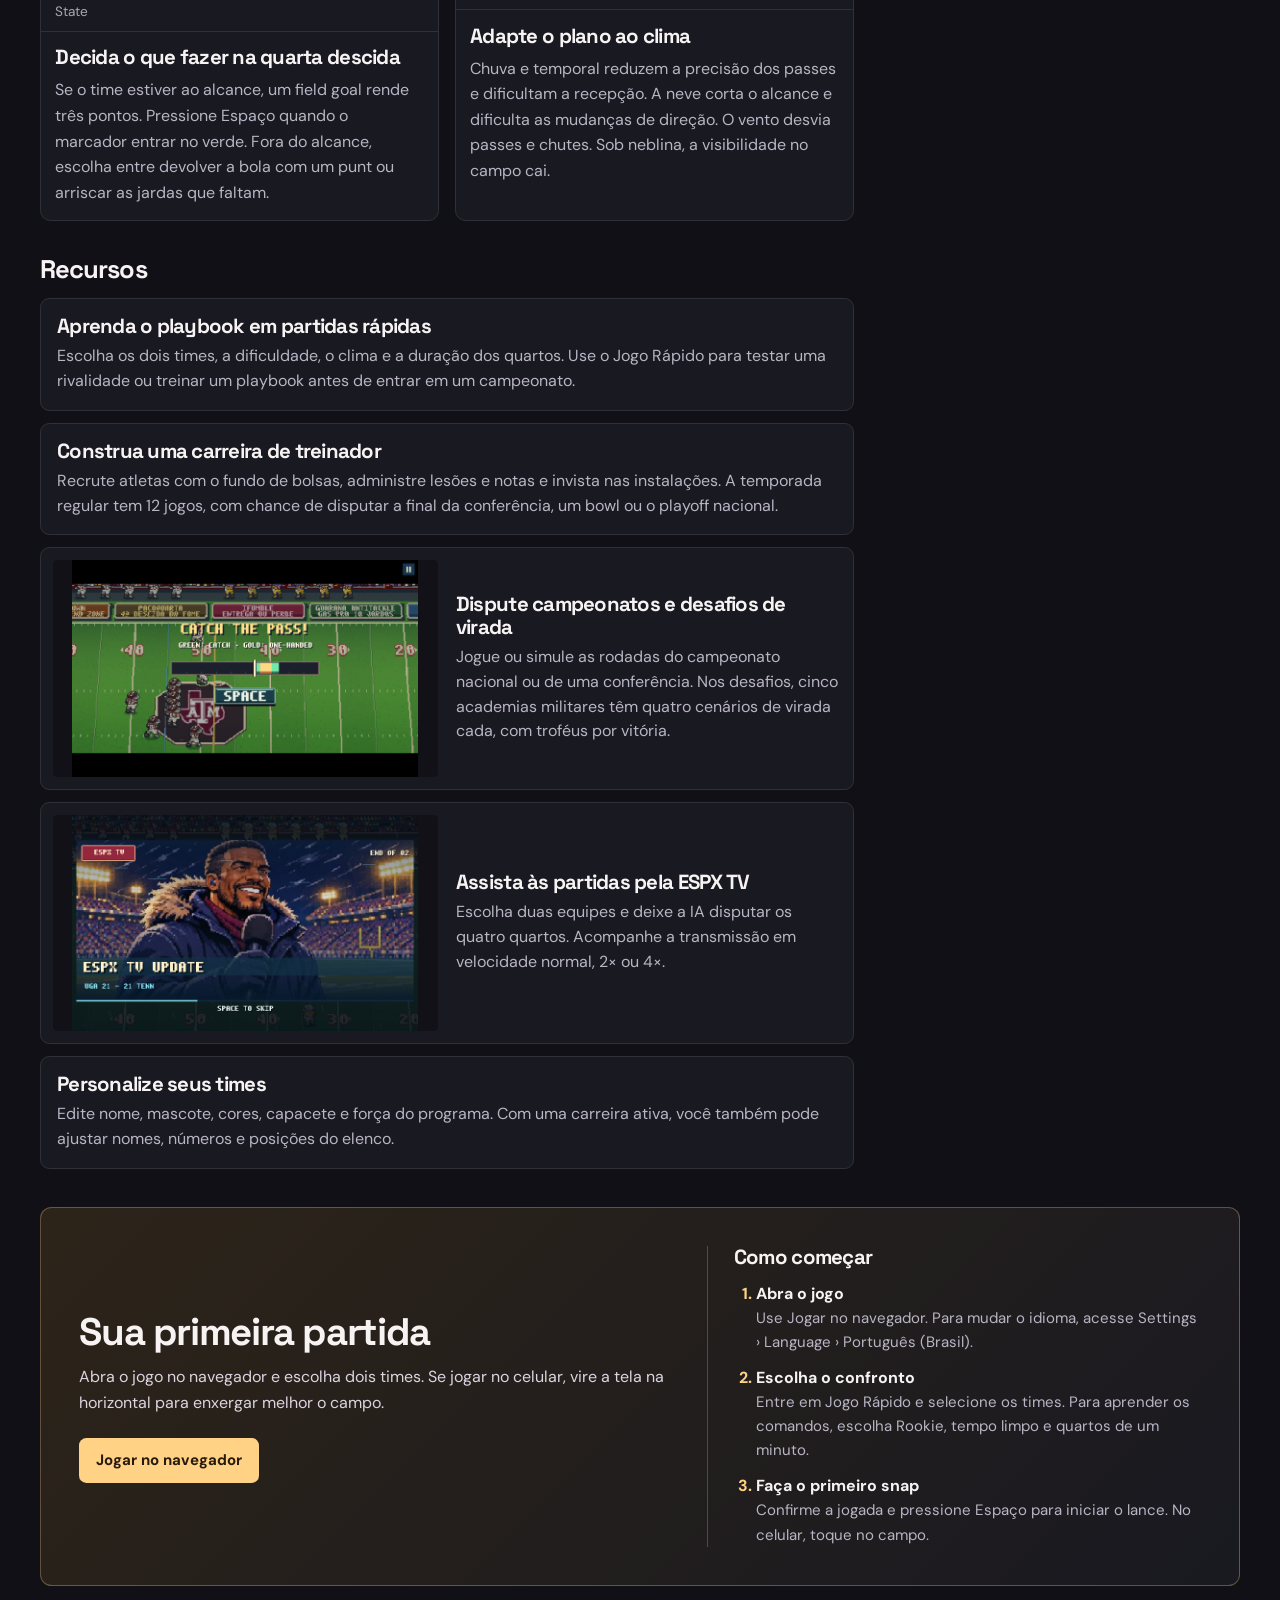
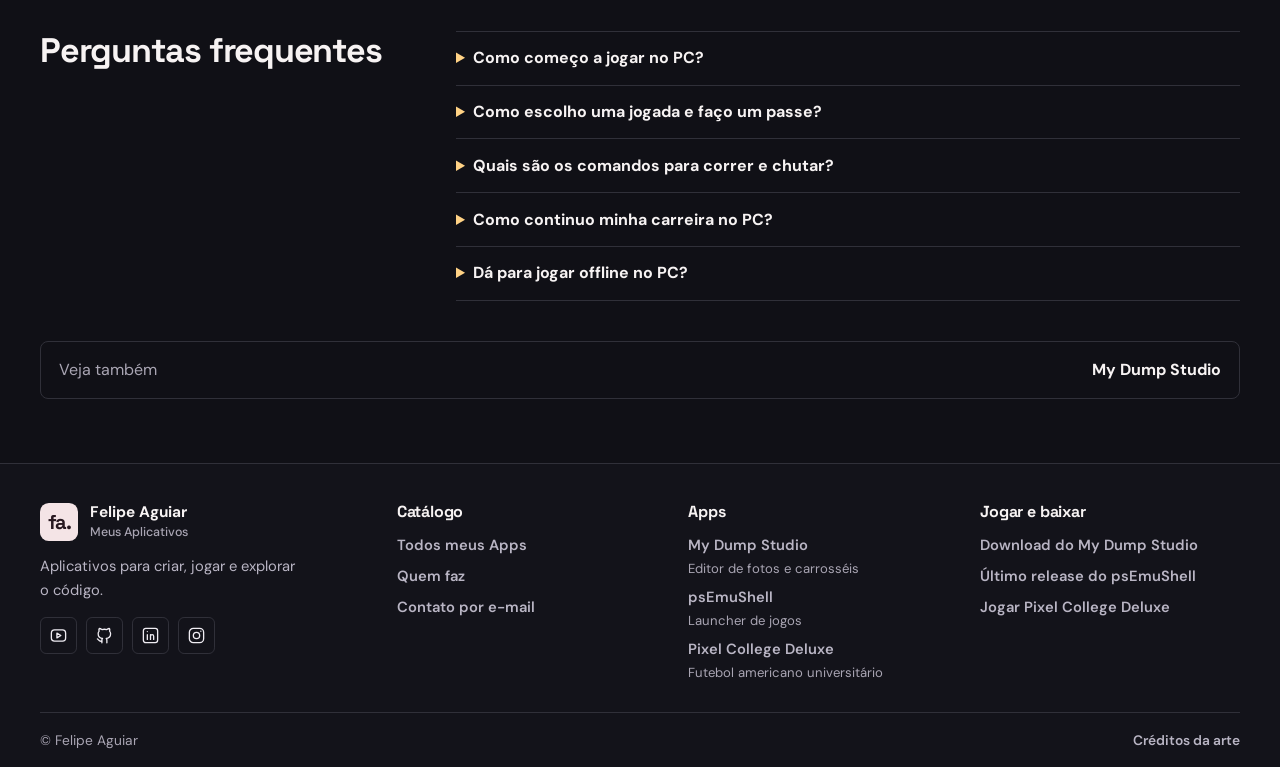
<file: projetos/pixel-college-deluxe/index.html>
<!doctype html>
<html lang="pt-BR">
<head>
<meta charset="utf-8">
<meta name="viewport" content="width=device-width, initial-scale=1">
<meta name="theme-color" content="#101016">
<meta name="description" content="Futebol americano universitário em pixel art. Jogue uma partida rápida, dispute campeonatos ou assuma um time por várias temporadas. A ESPX TV acompanha os lances e também transmite partidas entre equipes controladas pela IA.">
<meta property="og:type" content="website">
<meta property="og:title" content="Pixel College Deluxe | Apps de Felipe Aguiar">
<meta property="og:description" content="Futebol americano universitário em pixel art. Jogue uma partida rápida, dispute campeonatos ou assuma um time por várias temporadas. A ESPX TV acompanha os lances e também transmite partidas entre equipes controladas pela IA.">
<meta property="og:url" content="https://felipeaguiarcode.github.io/apps/projetos/pixel-college-deluxe/">
<meta property="og:image" content="https://felipeaguiarcode.github.io/apps/assets/projects/pixel/screenshots/28-espx-tv-leaders-texas-am-lsu.png">
<link rel="canonical" href="https://felipeaguiarcode.github.io/apps/projetos/pixel-college-deluxe/">
<link rel="icon" href="../../assets/favicon.svg" type="image/svg+xml">
<link rel="preconnect" href="https://fonts.googleapis.com">
<link rel="preconnect" href="https://fonts.gstatic.com" crossorigin>
<link href="https://fonts.googleapis.com/css2?family=DM+Sans:wght@400;500;600;700&family=Space+Grotesk:wght@400;500;600;700&display=swap" rel="stylesheet">
<link rel="stylesheet" href="../../assets/css/portfolio.css">
<title>Pixel College Deluxe | Apps de Felipe Aguiar</title>
</head>
<body class="theme-pixel">
<a class="skip-link" href="#conteudo">Pular para o conteúdo</a>
<header class="site-header">
  <div class="shell header-inner">
    <a class="brand" href="../../index.html"><span class="brand-mark" aria-hidden="true">fa.</span><span>Felipe Aguiar <small>Meus Aplicativos</small></span></a>
    <nav class="site-nav" aria-label="Menu principal">
      <a href="../../index.html#destaques">Destaques</a>
      <a href="../../index.html#projetos">Todos os apps</a>
      <a href="../../index.html#sobre">Sobre mim</a>
    </nav>
    <details class="mobile-menu">
      <summary aria-label="Menu principal"><svg viewBox="0 0 24 24" width="23" height="23" fill="none" stroke="currentColor" stroke-width="1.65" stroke-linecap="round" stroke-linejoin="round" aria-hidden="true"><path d="M4 6h16M4 12h16M4 18h16"/></svg></summary>
      <nav class="mobile-menu-links" aria-label="Navegação mobile">
        <a href="../../index.html#destaques"><svg viewBox="0 0 24 24" width="17" height="17" fill="none" stroke="currentColor" stroke-width="1.65" stroke-linecap="round" stroke-linejoin="round" aria-hidden="true"><path d="m12 3 2.8 5.7 6.3.9-4.5 4.5 1.1 6.2-5.7-3-5.7 3 1.1-6.2-4.5-4.5 6.3-.9Z"/></svg>Destaques</a>
        <a href="../../index.html#projetos"><svg viewBox="0 0 24 24" width="17" height="17" fill="none" stroke="currentColor" stroke-width="1.65" stroke-linecap="round" stroke-linejoin="round" aria-hidden="true"><rect x="3" y="3" width="7" height="7" rx="1"/><rect x="14" y="3" width="7" height="7" rx="1"/><rect x="3" y="14" width="7" height="7" rx="1"/><rect x="14" y="14" width="7" height="7" rx="1"/></svg>Todos os apps</a>
        <a href="../../index.html#sobre"><svg viewBox="0 0 24 24" width="17" height="17" fill="none" stroke="currentColor" stroke-width="1.65" stroke-linecap="round" stroke-linejoin="round" aria-hidden="true"><circle cx="12" cy="8" r="3"/><path d="M5 20v-1a5 5 0 0 1 5-5h4a5 5 0 0 1 5 5v1"/></svg>Sobre mim</a>
        <a href="https://github.com/felipeAguiarCode" target="_blank" rel="noopener noreferrer"><svg viewBox="0 0 24 24" width="17" height="17" fill="none" stroke="currentColor" stroke-width="1.65" stroke-linecap="round" stroke-linejoin="round" aria-hidden="true"><path d="M9 19c-4.3 1.3-4.3-2.2-6-2.7m12 5v-3.3a2.9 2.9 0 0 0-.8-2.2c2.7-.3 5.5-1.3 5.5-6a4.7 4.7 0 0 0-1.3-3.3 4.3 4.3 0 0 0-.1-3.3s-1-.3-3.4 1.3a12.6 12.6 0 0 0-6.2 0C6.3 2.9 5.3 3.2 5.3 3.2a4.3 4.3 0 0 0-.1 3.3A4.7 4.7 0 0 0 4 9.8c0 4.7 2.8 5.7 5.5 6a2.9 2.9 0 0 0-.8 2.2v3.3"/></svg>Meu GitHub</a>
      </nav>
    </details>
    <div class="header-actions">
      <form class="search-field site-search" role="search" aria-label="Busca principal" action="../../index.html#projetos" method="get">
        <input type="search" name="q" placeholder="Buscar apps" aria-label="Buscar apps" enterkeyhint="search">
        <button type="submit" aria-label="Pesquisar"><svg viewBox="0 0 24 24" width="18" height="18" fill="none" stroke="currentColor" stroke-width="1.65" stroke-linecap="round" stroke-linejoin="round" aria-hidden="true"><circle cx="10.5" cy="10.5" r="6"/><path d="m15 15 5 5"/></svg></button>
      </form>
      <a class="header-source" href="https://github.com/felipeAguiarCode" target="_blank" rel="noopener noreferrer"><svg viewBox="0 0 24 24" width="17" height="17" fill="none" stroke="currentColor" stroke-width="1.65" stroke-linecap="round" stroke-linejoin="round" aria-hidden="true"><path d="M9 19c-4.3 1.3-4.3-2.2-6-2.7m12 5v-3.3a2.9 2.9 0 0 0-.8-2.2c2.7-.3 5.5-1.3 5.5-6a4.7 4.7 0 0 0-1.3-3.3 4.3 4.3 0 0 0-.1-3.3s-1-.3-3.4 1.3a12.6 12.6 0 0 0-6.2 0C6.3 2.9 5.3 3.2 5.3 3.2a4.3 4.3 0 0 0-.1 3.3A4.7 4.7 0 0 0 4 9.8c0 4.7 2.8 5.7 5.5 6a2.9 2.9 0 0 0-.8 2.2v3.3"/></svg><span>Meu GitHub</span></a>
    </div>
  </div>
</header>
  <main id="conteudo" class="shell project">
  <div class="project-hero">
      <img class="project-backdrop" src="../../assets/projects/pixel/banners/pixel-college-deluxe.png" alt="">
    <nav class="breadcrumb" aria-label="Caminho da página"><a href="../../index.html">Biblioteca</a><span class="chevron" aria-hidden="true"></span><span aria-current="page">Pixel College Deluxe</span></nav>
    <div class="project-heading">
      <div><p class="kicker">Futebol americano universitário</p><h1>Pixel College Deluxe</h1></div>
      <p>Do primeiro snap à final universitária.</p>
    </div>
  </div>

  <div class="showcase">
    <figure class="gallery" data-gallery id="midia" aria-label="Galeria de Pixel College Deluxe">
      <div class="gallery-stage" data-stage>
        <div class="gallery-media" data-media>
          <video src="../../assets/projects/pixel/videos/pixel-college-deluxe.mp4" poster="../../assets/projects/pixel/screenshots/01-chuva-alabama-auburn-pre-snap.png" controls autoplay muted loop playsinline preload="metadata" aria-label="Vídeo de demonstração"></video>
        </div>
        <button class="gallery-nav previous" type="button" data-step="-1" aria-label="Mídia anterior" hidden><span class="chevron" aria-hidden="true"></span></button>
        <button class="gallery-nav next" type="button" data-step="1" aria-label="Próxima mídia" hidden><span class="chevron" aria-hidden="true"></span></button>
      </div>
      <div class="gallery-thumbs" data-thumbs role="group" aria-label="Vídeo e capturas" hidden>
        <button type="button" class="gallery-thumb" data-image="../../assets/projects/pixel/screenshots/01-chuva-alabama-auburn-pre-snap.png" data-video="../../assets/projects/pixel/videos/pixel-college-deluxe.mp4" aria-label="Vídeo de demonstração" aria-pressed="true"><img src="../../assets/projects/pixel/screenshots/01-chuva-alabama-auburn-pre-snap.png" alt="" loading="lazy"><span class="thumb-play"><span class="play-icon" aria-hidden="true"></span></span></button>
          <button type="button" class="gallery-thumb" data-image="../../assets/projects/pixel/screenshots/01-chuva-alabama-auburn-pre-snap.png" aria-label="Alabama e Auburn alinhados antes do snap na chuva" aria-pressed="false"><img src="../../assets/projects/pixel/screenshots/01-chuva-alabama-auburn-pre-snap.png" alt="" loading="lazy"></button>
          <button type="button" class="gallery-thumb" data-image="../../assets/projects/pixel/screenshots/02-chuva-florida-state-clemson-passe.png" aria-label="Jogada de passe entre Florida State e Clemson" aria-pressed="false"><img src="../../assets/projects/pixel/screenshots/02-chuva-florida-state-clemson-passe.png" alt="" loading="lazy"></button>
          <button type="button" class="gallery-thumb" data-image="../../assets/projects/pixel/screenshots/03-chuva-oregon-washington-corrida.png" aria-label="chuva oregon washington corrida" aria-pressed="false"><img src="../../assets/projects/pixel/screenshots/03-chuva-oregon-washington-corrida.png" alt="" loading="lazy"></button>
          <button type="button" class="gallery-thumb" data-image="../../assets/projects/pixel/screenshots/04-chuva-wisconsin-minnesota-kickoff.png" aria-label="chuva wisconsin minnesota kickoff" aria-pressed="false"><img src="../../assets/projects/pixel/screenshots/04-chuva-wisconsin-minnesota-kickoff.png" alt="" loading="lazy"></button>
          <button type="button" class="gallery-thumb" data-image="../../assets/projects/pixel/screenshots/05-neve-michigan-michigan-state-handoff.png" aria-label="Michigan e Michigan State disputam uma jogada de corrida na neve" aria-pressed="false"><img src="../../assets/projects/pixel/screenshots/05-neve-michigan-michigan-state-handoff.png" alt="" loading="lazy"></button>
          <button type="button" class="gallery-thumb" data-image="../../assets/projects/pixel/screenshots/06-neve-ohio-state-penn-state-field-goal.png" aria-label="Tentativa de field goal na neve entre Ohio State e Penn State" aria-pressed="false"><img src="../../assets/projects/pixel/screenshots/06-neve-ohio-state-penn-state-field-goal.png" alt="" loading="lazy"></button>
          <button type="button" class="gallery-thumb" data-image="../../assets/projects/pixel/screenshots/07-neve-notre-dame-iowa-cover-2.png" aria-label="Notre Dame e Iowa alinhados para uma defesa Cover 2" aria-pressed="false"><img src="../../assets/projects/pixel/screenshots/07-neve-notre-dame-iowa-cover-2.png" alt="" loading="lazy"></button>
          <button type="button" class="gallery-thumb" data-image="../../assets/projects/pixel/screenshots/08-neve-colorado-utah-qb-no-pocket.png" aria-label="neve colorado utah qb no pocket" aria-pressed="false"><img src="../../assets/projects/pixel/screenshots/08-neve-colorado-utah-qb-no-pocket.png" alt="" loading="lazy"></button>
          <button type="button" class="gallery-thumb" data-image="../../assets/projects/pixel/screenshots/09-qte-texas-am-lsu-recepcao.png" aria-label="Desafio de precisão na recepção entre Texas A&amp;M e LSU" aria-pressed="false"><img src="../../assets/projects/pixel/screenshots/09-qte-texas-am-lsu-recepcao.png" alt="" loading="lazy"></button>
          <button type="button" class="gallery-thumb" data-image="../../assets/projects/pixel/screenshots/10-qte-nebraska-kansas-state-blitz.png" aria-label="qte nebraska kansas state blitz" aria-pressed="false"><img src="../../assets/projects/pixel/screenshots/10-qte-nebraska-kansas-state-blitz.png" alt="" loading="lazy"></button>
          <button type="button" class="gallery-thumb" data-image="../../assets/projects/pixel/screenshots/11-qte-miami-florida-defesa-do-passe.png" aria-label="Desafio de defesa do passe entre Miami e Florida" aria-pressed="false"><img src="../../assets/projects/pixel/screenshots/11-qte-miami-florida-defesa-do-passe.png" alt="" loading="lazy"></button>
          <button type="button" class="gallery-thumb" data-image="../../assets/projects/pixel/screenshots/12-qte-texas-oklahoma-retorno.png" aria-label="qte texas oklahoma retorno" aria-pressed="false"><img src="../../assets/projects/pixel/screenshots/12-qte-texas-oklahoma-retorno.png" alt="" loading="lazy"></button>
          <button type="button" class="gallery-thumb" data-image="../../assets/projects/pixel/screenshots/13-especial-usc-ucla-recepcao-com-uma-mao.png" aria-label="Destaque de uma recepção com uma mão entre USC e UCLA" aria-pressed="false"><img src="../../assets/projects/pixel/screenshots/13-especial-usc-ucla-recepcao-com-uma-mao.png" alt="" loading="lazy"></button>
          <button type="button" class="gallery-thumb" data-image="../../assets/projects/pixel/screenshots/14-especial-west-virginia-pitt-interceptacao.png" aria-label="especial west virginia pitt interceptacao" aria-pressed="false"><img src="../../assets/projects/pixel/screenshots/14-especial-west-virginia-pitt-interceptacao.png" alt="" loading="lazy"></button>
          <button type="button" class="gallery-thumb" data-image="../../assets/projects/pixel/screenshots/15-especial-tcu-baylor-field-goal-decisivo.png" aria-label="especial tcu baylor field goal decisivo" aria-pressed="false"><img src="../../assets/projects/pixel/screenshots/15-especial-tcu-baylor-field-goal-decisivo.png" alt="" loading="lazy"></button>
          <button type="button" class="gallery-thumb" data-image="../../assets/projects/pixel/screenshots/16-especial-kansas-iowa-state-dois-pontos.png" aria-label="especial kansas iowa state dois pontos" aria-pressed="false"><img src="../../assets/projects/pixel/screenshots/16-especial-kansas-iowa-state-dois-pontos.png" alt="" loading="lazy"></button>
          <button type="button" class="gallery-thumb" data-image="../../assets/projects/pixel/screenshots/17-especial-arizona-state-arizona-linha-do-gol.png" aria-label="especial arizona state arizona linha do gol" aria-pressed="false"><img src="../../assets/projects/pixel/screenshots/17-especial-arizona-state-arizona-linha-do-gol.png" alt="" loading="lazy"></button>
          <button type="button" class="gallery-thumb" data-image="../../assets/projects/pixel/screenshots/18-fog-army-navy-watch-game.png" aria-label="A neblina toma o campo na transmissão de Army e Navy" aria-pressed="false"><img src="../../assets/projects/pixel/screenshots/18-fog-army-navy-watch-game.png" alt="" loading="lazy"></button>
          <button type="button" class="gallery-thumb" data-image="../../assets/projects/pixel/screenshots/19-storm-florida-miami-pass.png" aria-label="storm florida miami pass" aria-pressed="false"><img src="../../assets/projects/pixel/screenshots/19-storm-florida-miami-pass.png" alt="" loading="lazy"></button>
          <button type="button" class="gallery-thumb" data-image="../../assets/projects/pixel/screenshots/20-wind-texas-oklahoma-kick.png" aria-label="wind texas oklahoma kick" aria-pressed="false"><img src="../../assets/projects/pixel/screenshots/20-wind-texas-oklahoma-kick.png" alt="" loading="lazy"></button>
          <button type="button" class="gallery-thumb" data-image="../../assets/projects/pixel/screenshots/21-snow-ohio-state-michigan-pursuit.png" aria-label="snow ohio state michigan pursuit" aria-pressed="false"><img src="../../assets/projects/pixel/screenshots/21-snow-ohio-state-michigan-pursuit.png" alt="" loading="lazy"></button>
          <button type="button" class="gallery-thumb" data-image="../../assets/projects/pixel/screenshots/22-rain-oregon-washington-return.png" aria-label="rain oregon washington return" aria-pressed="false"><img src="../../assets/projects/pixel/screenshots/22-rain-oregon-washington-return.png" alt="" loading="lazy"></button>
          <button type="button" class="gallery-thumb" data-image="../../assets/projects/pixel/screenshots/23-clear-alabama-auburn-goal-line.png" aria-label="clear alabama auburn goal line" aria-pressed="false"><img src="../../assets/projects/pixel/screenshots/23-clear-alabama-auburn-goal-line.png" alt="" loading="lazy"></button>
          <button type="button" class="gallery-thumb" data-image="../../assets/projects/pixel/screenshots/24-espx-tv-quarter-one-notre-dame-usc.png" aria-label="espx tv quarter one notre dame usc" aria-pressed="false"><img src="../../assets/projects/pixel/screenshots/24-espx-tv-quarter-one-notre-dame-usc.png" alt="" loading="lazy"></button>
          <button type="button" class="gallery-thumb" data-image="../../assets/projects/pixel/screenshots/25-espx-tv-halftime-georgia-tennessee.png" aria-label="A ESPX TV comenta o intervalo de Georgia e Tennessee" aria-pressed="false"><img src="../../assets/projects/pixel/screenshots/25-espx-tv-halftime-georgia-tennessee.png" alt="" loading="lazy"></button>
          <button type="button" class="gallery-thumb" data-image="../../assets/projects/pixel/screenshots/26-espx-tv-quarter-three-air-force-hawaii.png" aria-label="espx tv quarter three air force hawaii" aria-pressed="false"><img src="../../assets/projects/pixel/screenshots/26-espx-tv-quarter-three-air-force-hawaii.png" alt="" loading="lazy"></button>
          <button type="button" class="gallery-thumb" data-image="../../assets/projects/pixel/screenshots/28-espx-tv-leaders-texas-am-lsu.png" aria-label="Team Leaders na transmissão da ESPX TV entre Texas A&amp;M e LSU" aria-pressed="false"><img src="../../assets/projects/pixel/screenshots/28-espx-tv-leaders-texas-am-lsu.png" alt="" loading="lazy"></button>
          <button type="button" class="gallery-thumb" data-image="../../assets/projects/pixel/screenshots/29-clear-alabama-auburn-right-goal-line.png" aria-label="clear alabama auburn right goal line" aria-pressed="false"><img src="../../assets/projects/pixel/screenshots/29-clear-alabama-auburn-right-goal-line.png" alt="" loading="lazy"></button>
      </div>
      <figcaption class="gallery-caption">
        <span data-caption aria-live="polite">Vídeo de demonstração</span>
        <button class="text-button" type="button" data-expand hidden>Ampliar</button>
      </figcaption>
    </figure>
    <aside class="summary" aria-label="Resumo de Pixel College Deluxe">
      <div class="summary-art summary-art-capture">
        <img src="../../assets/projects/pixel/screenshots/28-espx-tv-leaders-texas-am-lsu.png" alt="">
      </div>
      <div class="summary-copy">
        <p>Futebol americano universitário em pixel art. Jogue uma partida rápida, dispute campeonatos ou assuma um time por várias temporadas. A ESPX TV acompanha os lances e também transmite partidas entre equipes controladas pela IA.</p>
        <ul class="tags"><li>Esportes</li><li>Pixel art</li><li>Carreira</li></ul>
        <p class="platform"><span class="mobile-info-icon" aria-hidden="true"><svg viewBox="0 0 24 24" width="16" height="16" fill="none" stroke="currentColor" stroke-width="1.65" stroke-linecap="round" stroke-linejoin="round" aria-hidden="true"><rect x="3" y="4" width="18" height="13" rx="2"/><path d="M12 17v3m-4 0h8"/></svg></span><span>Navegador · Computador e celular</span></p>
        <a class="button primary" href="https://felipeaguiarcode.github.io/pixel-college-deluxe/" target="_blank" rel="noopener noreferrer">Jogar no navegador</a>
        <a class="text-link" href="https://github.com/felipeAguiarCode/pixel-college-deluxe" target="_blank" rel="noopener noreferrer">Ver repositório no GitHub</a>
      </div>
    </aside>
  </div>

  <nav class="section-nav" aria-label="Nesta página">
    <a href="#o-que-ele-faz">O que ele faz</a><a href="#sobre">Sobre</a><a href="#mecanicas">Mecânicas</a><a href="#recursos">Recursos</a><a href="#como-jogar">Como jogar</a><a href="#perguntas">Perguntas frequentes</a>
  </nav>

  <div class="project-body">
    <div class="project-story">
      <section class="story-intro" id="o-que-ele-faz" aria-labelledby="product-purpose-title">
        <h2 id="product-purpose-title">O que ele faz</h2>
        <p>Escolha seu time, chame as jogadas e execute passes, corridas e chutes. Você pode disputar uma partida rápida, jogar um campeonato ou cuidar do elenco e do recrutamento ao longo de várias temporadas.</p>
      </section>
      <section class="story-intro" id="sobre">
        <h2>Cada descida muda a decisão</h2>
        <p>Você tem quatro descidas para ganhar dez jardas e conquistar uma nova série. Um touchdown vale seis pontos e abre a escolha entre chutar o ponto extra ou tentar uma conversão de dois pontos. Se o placar estiver empatado no fim do tempo regulamentar, a partida vai para a prorrogação.</p>
      </section>
      <section class="game-mechanics" id="mecanicas" aria-labelledby="mechanics-title">
        <h2 id="mechanics-title">Mecânicas de jogo</h2>
        <div class="mechanics-grid">
          <article class="mechanic-card">
            <figure><img src="../../assets/projects/pixel/screenshots/01-chuva-alabama-auburn-pre-snap.png" width="1440" height="900" alt="" loading="lazy"><figcaption>Alabama e Auburn alinhados antes do snap na chuva</figcaption></figure>
            <div class="mechanic-copy"><h3>Leia as rotas antes do snap</h3><p>Use ← e → para percorrer o playbook e ↑ e ↓ para trocar as abas de ataque. Enter confirma a escolha. Antes de apertar Espaço para iniciar o lance, compare as rotas coloridas com a posição dos defensores e a barra de espaço sob cada recebedor.</p></div>
          </article>
          <article class="mechanic-card">
            <figure><img src="../../assets/projects/pixel/screenshots/02-chuva-florida-state-clemson-passe.png" width="1440" height="900" alt="" loading="lazy"><figcaption>Jogada de passe entre Florida State e Clemson</figcaption></figure>
            <div class="mechanic-copy"><h3>Coloque o passe onde há espaço</h3><p>Q, W, E, R e T miram nos recebedores marcados no campo. Y escolhe o mais livre. Toque e solte a tecla para um passe alto ou segure para lançar forte. Com o mouse, clique e arraste para escolher o ponto do passe e solte com Shift para aumentar a força.</p></div>
          </article>
          <article class="mechanic-card">
            <figure><img src="../../assets/projects/pixel/screenshots/13-especial-usc-ucla-recepcao-com-uma-mao.png" width="1440" height="900" alt="" loading="lazy"><figcaption>Destaque de uma recepção com uma mão entre USC e UCLA</figcaption></figure>
            <div class="mechanic-copy"><h3>Acerte a janela da recepção</h3><p>Um recebedor livre tem uma faixa verde maior na barra de precisão. A marcação apertada diminui ou desloca essa janela. Acerte o trecho dourado, quando aparecer, para completar uma recepção com uma mão.</p></div>
          </article>
          <article class="mechanic-card">
            <figure><img src="../../assets/projects/pixel/screenshots/05-neve-michigan-michigan-state-handoff.png" width="1440" height="900" alt="" loading="lazy"><figcaption>Michigan e Michigan State disputam uma jogada de corrida na neve</figcaption></figure>
            <div class="mechanic-copy"><h3>Corra por fora ou escape da pressão</h3><p>Em uma jogada de corrida, o quarterback entrega a bola automaticamente ao running back. Para escapar do pocket com o quarterback, aperte C. Depois, use W e S ou ↑ e ↓ para desviar, Shift para acelerar e E ou Espaço para mergulhar.</p></div>
          </article>
          <article class="mechanic-card">
            <figure><img src="../../assets/projects/pixel/screenshots/07-neve-notre-dame-iowa-cover-2.png" width="1440" height="900" alt="" loading="lazy"><figcaption>Notre Dame e Iowa alinhados para uma defesa Cover 2</figcaption></figure>
            <div class="mechanic-copy"><h3>Escolha a cobertura pela situação</h3><p>Use Blitz para pressionar o quarterback. Cover 2 divide o fundo entre dois safeties e protege as laterais. Nickel coloca cinco defensive backs no campo, enquanto Goal Line reforça a linha quando faltam poucas jardas.</p></div>
          </article>
          <article class="mechanic-card">
            <figure><img src="../../assets/projects/pixel/screenshots/11-qte-miami-florida-defesa-do-passe.png" width="1440" height="900" alt="" loading="lazy"><figcaption>Desafio de defesa do passe entre Miami e Florida</figcaption></figure>
            <div class="mechanic-copy"><h3>Transforme a defesa em interceptação</h3><p>No desafio de defesa do passe, siga as teclas e setas indicadas. Uma sequência perfeita garante a interceptação. Com 80% ou mais de acerto, você derruba o recebedor depois da captura. Abaixo disso, ele escapa.</p></div>
          </article>
          <article class="mechanic-card">
            <figure><img src="../../assets/projects/pixel/screenshots/06-neve-ohio-state-penn-state-field-goal.png" width="1440" height="900" alt="" loading="lazy"><figcaption>Tentativa de field goal na neve entre Ohio State e Penn State</figcaption></figure>
            <div class="mechanic-copy"><h3>Decida o que fazer na quarta descida</h3><p>Se o time estiver ao alcance, um field goal rende três pontos. Pressione Espaço quando o marcador entrar no verde. Fora do alcance, escolha entre devolver a bola com um punt ou arriscar as jardas que faltam.</p></div>
          </article>
          <article class="mechanic-card">
            <figure><img src="../../assets/projects/pixel/screenshots/18-fog-army-navy-watch-game.png" width="1440" height="900" alt="" loading="lazy"><figcaption>A neblina toma o campo na transmissão de Army e Navy</figcaption></figure>
            <div class="mechanic-copy"><h3>Adapte o plano ao clima</h3><p>Chuva e temporal reduzem a precisão dos passes e dificultam a recepção. A neve corta o alcance e dificulta as mudanças de direção. O vento desvia passes e chutes. Sob neblina, a visibilidade no campo cai.</p></div>
          </article>
        </div>
      </section>
      <section class="feature-list" id="recursos" aria-labelledby="features-title">
        <h2 id="features-title">Recursos</h2>
        <article class="feature feature-text">
          <div><h3>Aprenda o playbook em partidas rápidas</h3><p>Escolha os dois times, a dificuldade, o clima e a duração dos quartos. Use o Jogo Rápido para testar uma rivalidade ou treinar um playbook antes de entrar em um campeonato.</p></div>
        </article>
          <article class="feature feature-text">
          <div><h3>Construa uma carreira de treinador</h3><p>Recrute atletas com o fundo de bolsas, administre lesões e notas e invista nas instalações. A temporada regular tem 12 jogos, com chance de disputar a final da conferência, um bowl ou o playoff nacional.</p></div>
        </article>
          <article class="feature">
          <img src="../../assets/projects/pixel/screenshots/09-qte-texas-am-lsu-recepcao.png" alt="Desafio de precisão na recepção entre Texas A&amp;M e LSU" loading="lazy">
          <div><h3>Dispute campeonatos e desafios de virada</h3><p>Jogue ou simule as rodadas do campeonato nacional ou de uma conferência. Nos desafios, cinco academias militares têm quatro cenários de virada cada, com troféus por vitória.</p></div>
        </article>
          <article class="feature">
          <img src="../../assets/projects/pixel/screenshots/25-espx-tv-halftime-georgia-tennessee.png" alt="A ESPX TV comenta o intervalo de Georgia e Tennessee" loading="lazy">
          <div><h3>Assista às partidas pela ESPX TV</h3><p>Escolha duas equipes e deixe a IA disputar os quatro quartos. Acompanhe a transmissão em velocidade normal, 2× ou 4×.</p></div>
        </article>
          <article class="feature feature-text">
          <div><h3>Personalize seus times</h3><p>Edite nome, mascote, cores, capacete e força do programa. Com uma carreira ativa, você também pode ajustar nomes, números e posições do elenco.</p></div>
        </article>
      </section>
    </div>
    <aside class="project-facts" aria-label="Ficha técnica e documentação">
      <section class="info-card">
        <h2><span class="mobile-info-icon" aria-hidden="true"><svg viewBox="0 0 24 24" width="16" height="16" fill="none" stroke="currentColor" stroke-width="1.65" stroke-linecap="round" stroke-linejoin="round" aria-hidden="true"><rect x="4" y="3" width="16" height="18" rx="2"/><path d="m7 9 1 1 2-2m-3 7 1 1 2-2m3-5h4m-4 6h4"/></svg></span>Ficha técnica</h2>
        <dl class="facts"><div><dt><svg viewBox="0 0 24 24" width="16" height="16" fill="none" stroke="currentColor" stroke-width="1.65" stroke-linecap="round" stroke-linejoin="round" aria-hidden="true"><rect x="3" y="4" width="18" height="13" rx="2"/><path d="M12 17v3m-4 0h8"/></svg><span>Plataforma</span></dt><dd>Navegador no computador ou celular</dd></div><div><dt><svg viewBox="0 0 24 24" width="16" height="16" fill="none" stroke="currentColor" stroke-width="1.65" stroke-linecap="round" stroke-linejoin="round" aria-hidden="true"><circle cx="12" cy="12" r="9"/><ellipse cx="12" cy="12" rx="4" ry="9"/><path d="M3 12h18"/></svg><span>Idiomas</span></dt><dd>Português (Brasil) e inglês</dd></div><div><dt><svg viewBox="0 0 24 24" width="16" height="16" fill="none" stroke="currentColor" stroke-width="1.65" stroke-linecap="round" stroke-linejoin="round" aria-hidden="true"><path d="M7 7h10a4 4 0 0 1 3.9 3.3l1 5.3a2.6 2.6 0 0 1-4.4 2.3L15 15H9l-2.5 2.9a2.6 2.6 0 0 1-4.4-2.3l1-5.3A4 4 0 0 1 7 7Z"/><path d="M8 9.5v4M6 11.5h4M16 11.5h.01m2-2h.01"/></svg><span>Controles</span></dt><dd>Teclado e mouse ou toque</dd></div><div><dt><svg viewBox="0 0 24 24" width="16" height="16" fill="none" stroke="currentColor" stroke-width="1.65" stroke-linecap="round" stroke-linejoin="round" aria-hidden="true"><path d="M3 21V4m0 1c4-3 8 3 12 0v10c-4 3-8-3-12 0"/><path d="M18 9h3v9h-6v-2"/></svg><span>Equipes</span></dt><dd>138 programas da FBS</dd></div><div><dt><svg viewBox="0 0 24 24" width="16" height="16" fill="none" stroke="currentColor" stroke-width="1.65" stroke-linecap="round" stroke-linejoin="round" aria-hidden="true"><path d="M5 4h12l2 2v13a1 1 0 0 1-1 1H6a1 1 0 0 1-1-1V4Z"/><path d="M8 4v6h7V4m-6 16v-5h6v5"/></svg><span>Progresso</span></dt><dd>Carreira e campeonato salvos no navegador</dd></div><div><dt><svg viewBox="0 0 24 24" width="16" height="16" fill="none" stroke="currentColor" stroke-width="1.65" stroke-linecap="round" stroke-linejoin="round" aria-hidden="true"><circle cx="12" cy="8" r="3"/><path d="M5 20v-1a5 5 0 0 1 5-5h4a5 5 0 0 1 5 5v1"/></svg><span>Desenvolvedor</span></dt><dd class="fact-person"><img src="../../assets/felipe-aguiar.jpg" width="30" height="30" alt="" loading="lazy">Felipe Aguiar</dd></div></dl>
      </section>
      <section class="info-card">
        <h2><span class="mobile-info-icon" aria-hidden="true"><svg viewBox="0 0 24 24" width="16" height="16" fill="none" stroke="currentColor" stroke-width="1.65" stroke-linecap="round" stroke-linejoin="round" aria-hidden="true"><path d="M10 13a4 4 0 0 0 6 .5l3-3a4 4 0 0 0-5.7-5.7L12 6m2 5a4 4 0 0 0-6-.5l-3 3a4 4 0 0 0 5.7 5.7L12 18"/></svg></span>Links do projeto</h2>
        <a class="text-link" href="https://github.com/felipeAguiarCode/pixel-college-deluxe" target="_blank" rel="noopener noreferrer"><span class="mobile-info-icon" aria-hidden="true"><svg viewBox="0 0 24 24" width="16" height="16" fill="none" stroke="currentColor" stroke-width="1.65" stroke-linecap="round" stroke-linejoin="round" aria-hidden="true"><path d="M9 19c-4.3 1.3-4.3-2.2-6-2.7m12 5v-3.3a2.9 2.9 0 0 0-.8-2.2c2.7-.3 5.5-1.3 5.5-6a4.7 4.7 0 0 0-1.3-3.3 4.3 4.3 0 0 0-.1-3.3s-1-.3-3.4 1.3a12.6 12.6 0 0 0-6.2 0C6.3 2.9 5.3 3.2 5.3 3.2a4.3 4.3 0 0 0-.1 3.3A4.7 4.7 0 0 0 4 9.8c0 4.7 2.8 5.7 5.5 6a2.9 2.9 0 0 0-.8 2.2v3.3"/></svg></span>Código no GitHub</a>
        <a class="text-link" href="https://github.com/felipeAguiarCode/pixel-college-deluxe/blob/main/README.pt-BR.md" target="_blank" rel="noopener noreferrer"><span class="mobile-info-icon" aria-hidden="true"><svg viewBox="0 0 24 24" width="16" height="16" fill="none" stroke="currentColor" stroke-width="1.65" stroke-linecap="round" stroke-linejoin="round" aria-hidden="true"><rect x="4" y="3" width="16" height="18" rx="2"/><path d="m7 9 1 1 2-2m-3 7 1 1 2-2m3-5h4m-4 6h4"/></svg></span>Documentação</a>
        <a class="text-link" href="https://github.com/felipeAguiarCode/pixel-college-deluxe/issues" target="_blank" rel="noopener noreferrer"><span class="mobile-info-icon" aria-hidden="true"><svg viewBox="0 0 24 24" width="16" height="16" fill="none" stroke="currentColor" stroke-width="1.65" stroke-linecap="round" stroke-linejoin="round" aria-hidden="true"><circle cx="12" cy="12" r="9"/><path d="M12 8v4m0 4h.01"/></svg></span>Reportar um problema</a>
      </section>
    </aside>
  </div>

  <section class="install" id="como-jogar" aria-labelledby="install-title">
    <div class="install-copy">
      <h2 id="install-title"><span class="mobile-info-icon" aria-hidden="true"><svg viewBox="0 0 24 24" width="16" height="16" fill="none" stroke="currentColor" stroke-width="1.65" stroke-linecap="round" stroke-linejoin="round" aria-hidden="true"><path d="M7 7h10a4 4 0 0 1 3.9 3.3l1 5.3a2.6 2.6 0 0 1-4.4 2.3L15 15H9l-2.5 2.9a2.6 2.6 0 0 1-4.4-2.3l1-5.3A4 4 0 0 1 7 7Z"/><path d="M8 9.5v4M6 11.5h4M16 11.5h.01m2-2h.01"/></svg></span>Sua primeira partida</h2>
      <p>Abra o jogo no navegador e escolha dois times. Se jogar no celular, vire a tela na horizontal para enxergar melhor o campo.</p>
      <div class="actions"><a class="button primary" href="https://felipeaguiarcode.github.io/pixel-college-deluxe/" target="_blank" rel="noopener noreferrer">Jogar no navegador</a></div>
    </div>
    <div class="install-steps">
      <h3><span class="mobile-info-icon" aria-hidden="true"><svg viewBox="0 0 24 24" width="16" height="16" fill="none" stroke="currentColor" stroke-width="1.65" stroke-linecap="round" stroke-linejoin="round" aria-hidden="true"><rect x="4" y="3" width="16" height="18" rx="2"/><path d="m7 9 1 1 2-2m-3 7 1 1 2-2m3-5h4m-4 6h4"/></svg></span>Como começar</h3>
      <ol><li><strong>Abra o jogo</strong><p>Use Jogar no navegador. Para mudar o idioma, acesse Settings › Language › Português (Brasil).</p></li><li><strong>Escolha o confronto</strong><p>Entre em Jogo Rápido e selecione os times. Para aprender os comandos, escolha Rookie, tempo limpo e quartos de um minuto.</p></li><li><strong>Faça o primeiro snap</strong><p>Confirme a jogada e pressione Espaço para iniciar o lance. No celular, toque no campo.</p></li></ol>
    </div>
  </section>

  <section class="faq" id="perguntas" aria-labelledby="faq-title">
    <h2 id="faq-title">Perguntas frequentes</h2>
    <div><details><summary>Como começo a jogar no PC?</summary><p>Clique em Jogar no navegador, abra Quick Play (Jogo Rápido) e escolha seu time e o adversário. O jogo abre no navegador sem instalação.</p></details>
        <details><summary>Como escolho uma jogada e faço um passe?</summary><p>Use as setas para navegar pelo playbook, Enter para confirmar e Espaço para iniciar o snap. Use a letra indicada sobre o recebedor ou clique e arraste no campo para mirar o passe.</p></details>
        <details><summary>Quais são os comandos para correr e chutar?</summary><p>Durante a corrida, use W e S ou as setas para desviar e Shift para acelerar. Nos chutes, pressione Espaço quando o marcador chegar à faixa verde.</p></details>
        <details><summary>Como continuo minha carreira no PC?</summary><p>Use o mesmo navegador e perfil para manter a carreira e o campeonato. Para guardar uma cópia da carreira ou levá-la para outro navegador, vá a Opções › Exportar save.</p></details>
        <details><summary>Dá para jogar offline no PC?</summary><p>Baixe o ZIP do repositório e extraia todos os arquivos. Abra index.html no navegador e mantenha a pasta assets ao lado dele.</p></details></div>
  </section>

  <nav class="other-project" aria-label="Outro app do portfólio">
    <span><span class="mobile-info-icon" aria-hidden="true"><svg viewBox="0 0 24 24" width="16" height="16" fill="none" stroke="currentColor" stroke-width="1.65" stroke-linecap="round" stroke-linejoin="round" aria-hidden="true"><path d="M10 13a4 4 0 0 0 6 .5l3-3a4 4 0 0 0-5.7-5.7L12 6m2 5a4 4 0 0 0-6-.5l-3 3a4 4 0 0 0 5.7 5.7L12 18"/></svg></span>Veja também</span><a href="../dump-studio/index.html">My Dump Studio</a>
  </nav>
</main>
<footer class="site-footer" id="contato">
  <div class="shell">
    <div class="footer-grid">
      <div class="footer-brand">
        <a class="brand" href="../../index.html"><span class="brand-mark" aria-hidden="true">fa.</span><span>Felipe Aguiar <small>Meus Aplicativos</small></span></a>
        <p>Aplicativos para criar, jogar e explorar o código.</p>
        <nav class="footer-socials" aria-label="Redes sociais">
          <a href="https://www.youtube.com/@devaguia/videos" target="_blank" rel="noopener noreferrer" aria-label="YouTube" title="YouTube"><svg viewBox="0 0 24 24" width="19" height="19" fill="none" stroke="currentColor" stroke-width="1.65" stroke-linecap="round" stroke-linejoin="round" aria-hidden="true"><rect x="3" y="5" width="18" height="14" rx="4"/><path d="m10 9 5 3-5 3Z"/></svg></a>
          <a href="https://github.com/felipeAguiarCode" target="_blank" rel="noopener noreferrer" aria-label="GitHub" title="GitHub"><svg viewBox="0 0 24 24" width="19" height="19" fill="none" stroke="currentColor" stroke-width="1.65" stroke-linecap="round" stroke-linejoin="round" aria-hidden="true"><path d="M9 19c-4.3 1.3-4.3-2.2-6-2.7m12 5v-3.3a2.9 2.9 0 0 0-.8-2.2c2.7-.3 5.5-1.3 5.5-6a4.7 4.7 0 0 0-1.3-3.3 4.3 4.3 0 0 0-.1-3.3s-1-.3-3.4 1.3a12.6 12.6 0 0 0-6.2 0C6.3 2.9 5.3 3.2 5.3 3.2a4.3 4.3 0 0 0-.1 3.3A4.7 4.7 0 0 0 4 9.8c0 4.7 2.8 5.7 5.5 6a2.9 2.9 0 0 0-.8 2.2v3.3"/></svg></a>
          <a href="https://www.linkedin.com/in/felipeaguiar-exe/" target="_blank" rel="noopener noreferrer" aria-label="LinkedIn" title="LinkedIn"><svg viewBox="0 0 24 24" width="19" height="19" fill="none" stroke="currentColor" stroke-width="1.65" stroke-linecap="round" stroke-linejoin="round" aria-hidden="true"><rect x="3" y="3" width="18" height="18" rx="3"/><path d="M8 11v6m0-10v.1M12 17v-6m0 2a2 2 0 0 1 4 0v4"/></svg></a>
          <a href="https://www.instagram.com/felipeaguiar.exe/" target="_blank" rel="noopener noreferrer" aria-label="Instagram" title="Instagram"><svg viewBox="0 0 24 24" width="19" height="19" fill="none" stroke="currentColor" stroke-width="1.65" stroke-linecap="round" stroke-linejoin="round" aria-hidden="true"><rect x="3" y="3" width="18" height="18" rx="5"/><circle cx="12" cy="12" r="4"/><path d="M17.5 6.6h.01"/></svg></a>
        </nav>
      </div>
      <nav class="footer-col" aria-label="Catálogo">
        <h2>Catálogo</h2>
        <a href="../../index.html#projetos">Todos meus Apps</a>
        <a href="../../index.html#sobre">Quem faz</a>
        <a href="mailto:felipeaguiar.social@gmail.com">Contato por e-mail</a>
      </nav>
      <nav class="footer-col" aria-label="Aplicativos">
        <h2>Apps</h2>
        <a href="../../projetos/dump-studio/index.html">My Dump Studio<small>Editor de fotos e carrosséis</small></a>
        <a href="../../projetos/ps5-emushell/index.html">psEmuShell<small>Launcher de jogos</small></a>
        <a href="../../projetos/pixel-college-deluxe/index.html">Pixel College Deluxe<small>Futebol americano universitário</small></a>
      </nav>
      <nav class="footer-col" aria-label="Jogar e baixar">
        <h2>Jogar e baixar</h2>
        <a href="https://github.com/felipeAguiarCode/dump-studio/releases/latest" target="_blank" rel="noopener noreferrer">Download do My Dump Studio</a>
        <a href="https://github.com/felipeAguiarCode/psEmuShell/releases/latest" target="_blank" rel="noopener noreferrer">Último release do psEmuShell</a>
        <a href="https://felipeaguiarcode.github.io/pixel-college-deluxe/" target="_blank" rel="noopener noreferrer">Jogar Pixel College Deluxe</a>
      </nav>
    </div>
    <div class="footer-bottom">
      <span>© Felipe Aguiar</span>
      <nav aria-label="Créditos da mídia"><a href="https://github.com/felipeAguiarCode/pixel-college-deluxe/blob/main/assets/docs/art-credits.md" target="_blank" rel="noopener noreferrer">Créditos da arte</a></nav>
    </div>
  </div>
</footer>
<script src="../../assets/js/site.js" defer></script>
<script src="../../assets/js/project.js" defer></script>
</body>
</html>
</file>
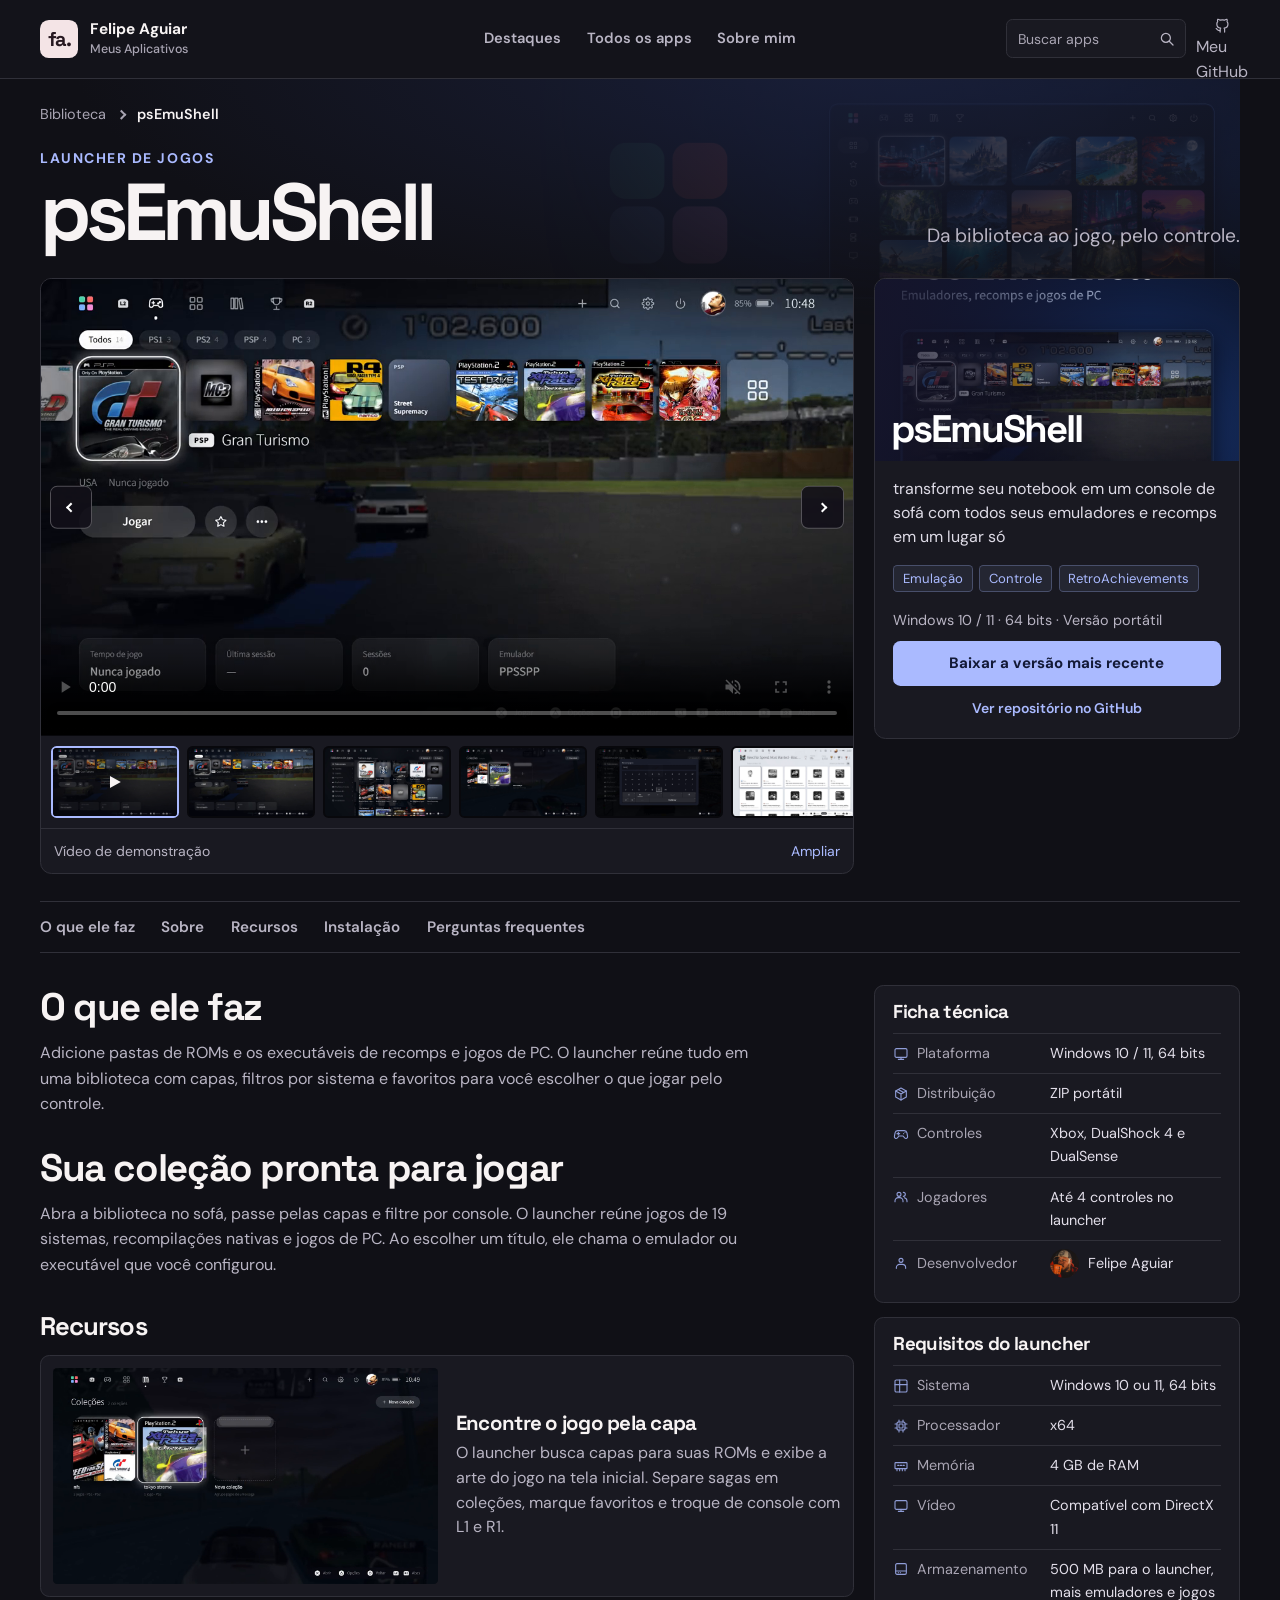
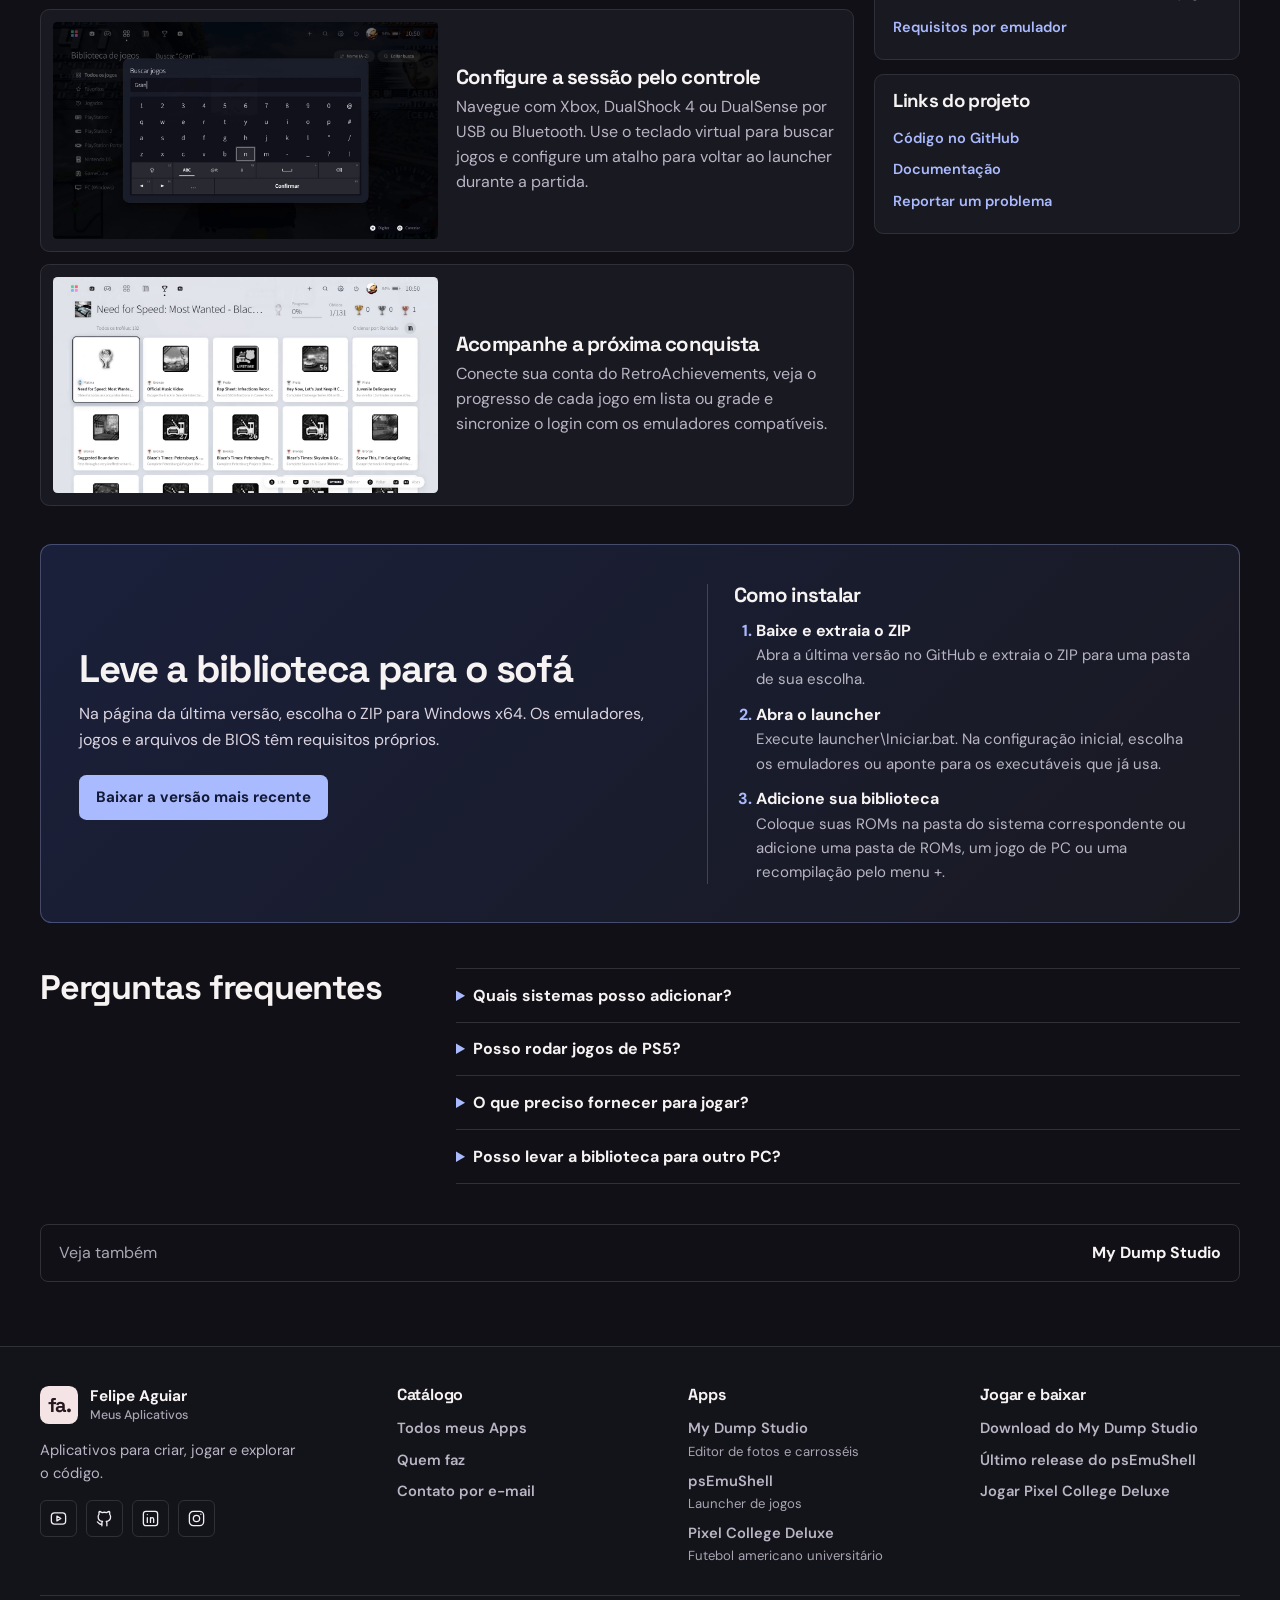
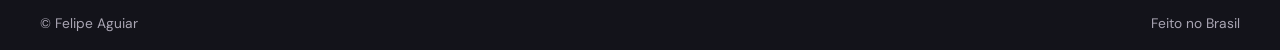
<file: projetos/ps5-emushell/index.html>
<!doctype html>
<html lang="pt-BR">
<head>
<meta charset="utf-8">
<meta name="viewport" content="width=device-width, initial-scale=1">
<meta name="theme-color" content="#101016">
<meta name="description" content="transforme seu notebook em um console de sofá com todos seus emuladores e recomps em um lugar só">
<meta property="og:type" content="website">
<meta property="og:title" content="psEmuShell | Apps de Felipe Aguiar">
<meta property="og:description" content="transforme seu notebook em um console de sofá com todos seus emuladores e recomps em um lugar só">
<meta property="og:url" content="https://felipeaguiarcode.github.io/apps/projetos/ps5-emushell/">
<meta property="og:image" content="https://felipeaguiarcode.github.io/apps/assets/projects/ps5/banners/ps5-emu-shell-banner.png">
<link rel="canonical" href="https://felipeaguiarcode.github.io/apps/projetos/ps5-emushell/">
<link rel="icon" href="../../assets/favicon.svg" type="image/svg+xml">
<link rel="preconnect" href="https://fonts.googleapis.com">
<link rel="preconnect" href="https://fonts.gstatic.com" crossorigin>
<link href="https://fonts.googleapis.com/css2?family=DM+Sans:wght@400;500;600;700&family=Space+Grotesk:wght@400;500;600;700&display=swap" rel="stylesheet">
<link rel="stylesheet" href="../../assets/css/portfolio.css">
<title>psEmuShell | Apps de Felipe Aguiar</title>
</head>
<body class="theme-ps5">
<a class="skip-link" href="#conteudo">Pular para o conteúdo</a>
<header class="site-header">
  <div class="shell header-inner">
    <a class="brand" href="../../index.html"><span class="brand-mark" aria-hidden="true">fa.</span><span>Felipe Aguiar <small>Meus Aplicativos</small></span></a>
    <nav class="site-nav" aria-label="Menu principal">
      <a href="../../index.html#destaques">Destaques</a>
      <a href="../../index.html#projetos">Todos os apps</a>
      <a href="../../index.html#sobre">Sobre mim</a>
    </nav>
    <details class="mobile-menu">
      <summary aria-label="Menu principal"><svg viewBox="0 0 24 24" width="23" height="23" fill="none" stroke="currentColor" stroke-width="1.65" stroke-linecap="round" stroke-linejoin="round" aria-hidden="true"><path d="M4 6h16M4 12h16M4 18h16"/></svg></summary>
      <nav class="mobile-menu-links" aria-label="Navegação mobile">
        <a href="../../index.html#destaques"><svg viewBox="0 0 24 24" width="17" height="17" fill="none" stroke="currentColor" stroke-width="1.65" stroke-linecap="round" stroke-linejoin="round" aria-hidden="true"><path d="m12 3 2.8 5.7 6.3.9-4.5 4.5 1.1 6.2-5.7-3-5.7 3 1.1-6.2-4.5-4.5 6.3-.9Z"/></svg>Destaques</a>
        <a href="../../index.html#projetos"><svg viewBox="0 0 24 24" width="17" height="17" fill="none" stroke="currentColor" stroke-width="1.65" stroke-linecap="round" stroke-linejoin="round" aria-hidden="true"><rect x="3" y="3" width="7" height="7" rx="1"/><rect x="14" y="3" width="7" height="7" rx="1"/><rect x="3" y="14" width="7" height="7" rx="1"/><rect x="14" y="14" width="7" height="7" rx="1"/></svg>Todos os apps</a>
        <a href="../../index.html#sobre"><svg viewBox="0 0 24 24" width="17" height="17" fill="none" stroke="currentColor" stroke-width="1.65" stroke-linecap="round" stroke-linejoin="round" aria-hidden="true"><circle cx="12" cy="8" r="3"/><path d="M5 20v-1a5 5 0 0 1 5-5h4a5 5 0 0 1 5 5v1"/></svg>Sobre mim</a>
        <a href="https://github.com/felipeAguiarCode" target="_blank" rel="noopener noreferrer"><svg viewBox="0 0 24 24" width="17" height="17" fill="none" stroke="currentColor" stroke-width="1.65" stroke-linecap="round" stroke-linejoin="round" aria-hidden="true"><path d="M9 19c-4.3 1.3-4.3-2.2-6-2.7m12 5v-3.3a2.9 2.9 0 0 0-.8-2.2c2.7-.3 5.5-1.3 5.5-6a4.7 4.7 0 0 0-1.3-3.3 4.3 4.3 0 0 0-.1-3.3s-1-.3-3.4 1.3a12.6 12.6 0 0 0-6.2 0C6.3 2.9 5.3 3.2 5.3 3.2a4.3 4.3 0 0 0-.1 3.3A4.7 4.7 0 0 0 4 9.8c0 4.7 2.8 5.7 5.5 6a2.9 2.9 0 0 0-.8 2.2v3.3"/></svg>Meu GitHub</a>
      </nav>
    </details>
    <div class="header-actions">
      <form class="search-field site-search" role="search" aria-label="Busca principal" action="../../index.html#projetos" method="get">
        <input type="search" name="q" placeholder="Buscar apps" aria-label="Buscar apps" enterkeyhint="search">
        <button type="submit" aria-label="Pesquisar"><svg viewBox="0 0 24 24" width="18" height="18" fill="none" stroke="currentColor" stroke-width="1.65" stroke-linecap="round" stroke-linejoin="round" aria-hidden="true"><circle cx="10.5" cy="10.5" r="6"/><path d="m15 15 5 5"/></svg></button>
      </form>
      <a class="header-source" href="https://github.com/felipeAguiarCode" target="_blank" rel="noopener noreferrer"><svg viewBox="0 0 24 24" width="17" height="17" fill="none" stroke="currentColor" stroke-width="1.65" stroke-linecap="round" stroke-linejoin="round" aria-hidden="true"><path d="M9 19c-4.3 1.3-4.3-2.2-6-2.7m12 5v-3.3a2.9 2.9 0 0 0-.8-2.2c2.7-.3 5.5-1.3 5.5-6a4.7 4.7 0 0 0-1.3-3.3 4.3 4.3 0 0 0-.1-3.3s-1-.3-3.4 1.3a12.6 12.6 0 0 0-6.2 0C6.3 2.9 5.3 3.2 5.3 3.2a4.3 4.3 0 0 0-.1 3.3A4.7 4.7 0 0 0 4 9.8c0 4.7 2.8 5.7 5.5 6a2.9 2.9 0 0 0-.8 2.2v3.3"/></svg><span>Meu GitHub</span></a>
    </div>
  </div>
</header>
  <main id="conteudo" class="shell project">
  <div class="project-hero">
      <img class="project-backdrop" src="../../assets/projects/ps5/banners/ps5-emu-shell-banner.png" alt="">
    <nav class="breadcrumb" aria-label="Caminho da página"><a href="../../index.html">Biblioteca</a><span class="chevron" aria-hidden="true"></span><span aria-current="page">psEmuShell</span></nav>
    <div class="project-heading">
      <div><p class="kicker">Launcher de jogos</p><h1>psEmuShell</h1></div>
      <p>Da biblioteca ao jogo, pelo controle.</p>
    </div>
  </div>

  <div class="showcase">
    <figure class="gallery" data-gallery id="midia" aria-label="Galeria de psEmuShell">
      <div class="gallery-stage" data-stage>
        <div class="gallery-media" data-media>
          <video src="../../assets/projects/ps5/videos/ps5-emu-shell-demo.mp4" poster="../../assets/projects/ps5/screenshots/01-tela-de-jogos.png" controls autoplay muted loop playsinline preload="metadata" aria-label="Vídeo de demonstração"></video>
        </div>
        <button class="gallery-nav previous" type="button" data-step="-1" aria-label="Mídia anterior" hidden><span class="chevron" aria-hidden="true"></span></button>
        <button class="gallery-nav next" type="button" data-step="1" aria-label="Próxima mídia" hidden><span class="chevron" aria-hidden="true"></span></button>
      </div>
      <div class="gallery-thumbs" data-thumbs role="group" aria-label="Vídeo e capturas" hidden>
        <button type="button" class="gallery-thumb" data-image="../../assets/projects/ps5/screenshots/01-tela-de-jogos.png" data-video="../../assets/projects/ps5/videos/ps5-emu-shell-demo.mp4" aria-label="Vídeo de demonstração" aria-pressed="true"><img src="../../assets/projects/ps5/screenshots/01-tela-de-jogos.png" alt="" loading="lazy"><span class="thumb-play"><span class="play-icon" aria-hidden="true"></span></span></button>
          <button type="button" class="gallery-thumb" data-image="../../assets/projects/ps5/screenshots/01-tela-de-jogos.png" aria-label="Tela inicial de jogos do psEmuShell" aria-pressed="false"><img src="../../assets/projects/ps5/screenshots/01-tela-de-jogos.png" alt="" loading="lazy"></button>
          <button type="button" class="gallery-thumb" data-image="../../assets/projects/ps5/screenshots/02-biblioteca.png" aria-label="Biblioteca de jogos com capas" aria-pressed="false"><img src="../../assets/projects/ps5/screenshots/02-biblioteca.png" alt="" loading="lazy"></button>
          <button type="button" class="gallery-thumb" data-image="../../assets/projects/ps5/screenshots/03-colecoes.png" aria-label="Coleções de jogos do launcher" aria-pressed="false"><img src="../../assets/projects/ps5/screenshots/03-colecoes.png" alt="" loading="lazy"></button>
          <button type="button" class="gallery-thumb" data-image="../../assets/projects/ps5/screenshots/04-teclado-virtual.png" aria-label="Teclado virtual para buscar jogos pelo controle" aria-pressed="false"><img src="../../assets/projects/ps5/screenshots/04-teclado-virtual.png" alt="" loading="lazy"></button>
          <button type="button" class="gallery-thumb" data-image="../../assets/projects/ps5/screenshots/05-trofeus-tema-claro.png" aria-label="Tela de troféus do RetroAchievements no tema claro" aria-pressed="false"><img src="../../assets/projects/ps5/screenshots/05-trofeus-tema-claro.png" alt="" loading="lazy"></button>
          <button type="button" class="gallery-thumb" data-image="../../assets/projects/ps5/screenshots/06-avatares.png" aria-label="Seleção de avatares" aria-pressed="false"><img src="../../assets/projects/ps5/screenshots/06-avatares.png" alt="" loading="lazy"></button>
      </div>
      <figcaption class="gallery-caption">
        <span data-caption aria-live="polite">Vídeo de demonstração</span>
        <button class="text-button" type="button" data-expand hidden>Ampliar</button>
      </figcaption>
    </figure>
    <aside class="summary" aria-label="Resumo de psEmuShell">
      <div class="summary-art">
        <img src="../../assets/projects/ps5/squares/ps5-emu-shell-capa.png" alt=""><span>psEmuShell</span>
      </div>
      <div class="summary-copy">
        <p>transforme seu notebook em um console de sofá com todos seus emuladores e recomps em um lugar só</p>
        <ul class="tags"><li>Emulação</li><li>Controle</li><li>RetroAchievements</li></ul>
        <p class="platform"><span class="mobile-info-icon" aria-hidden="true"><svg viewBox="0 0 24 24" width="16" height="16" fill="none" stroke="currentColor" stroke-width="1.65" stroke-linecap="round" stroke-linejoin="round" aria-hidden="true"><rect x="3" y="4" width="18" height="13" rx="2"/><path d="M12 17v3m-4 0h8"/></svg></span><span>Windows 10 / 11 · 64 bits · Versão portátil</span></p>
        <a class="button primary" href="https://github.com/felipeAguiarCode/psEmuShell/releases/latest" target="_blank" rel="noopener noreferrer">Baixar a versão mais recente</a>
        <a class="text-link" href="https://github.com/felipeAguiarCode/psEmuShell" target="_blank" rel="noopener noreferrer">Ver repositório no GitHub</a>
      </div>
    </aside>
  </div>

  <nav class="section-nav" aria-label="Nesta página">
    <a href="#o-que-ele-faz">O que ele faz</a><a href="#sobre">Sobre</a><a href="#recursos">Recursos</a><a href="#instalacao">Instalação</a><a href="#perguntas">Perguntas frequentes</a>
  </nav>

  <div class="project-body">
    <div class="project-story">
      <section class="story-intro" id="o-que-ele-faz" aria-labelledby="product-purpose-title">
        <h2 id="product-purpose-title">O que ele faz</h2>
        <p>Adicione pastas de ROMs e os executáveis de recomps e jogos de PC. O launcher reúne tudo em uma biblioteca com capas, filtros por sistema e favoritos para você escolher o que jogar pelo controle.</p>
      </section>
      <section class="story-intro" id="sobre">
        <h2>Sua coleção pronta para jogar</h2>
        <p>Abra a biblioteca no sofá, passe pelas capas e filtre por console. O launcher reúne jogos de 19 sistemas, recompilações nativas e jogos de PC. Ao escolher um título, ele chama o emulador ou executável que você configurou.</p>
      </section>
      <section class="feature-list" id="recursos" aria-labelledby="features-title">
        <h2 id="features-title">Recursos</h2>
        <article class="feature">
          <img src="../../assets/projects/ps5/screenshots/03-colecoes.png" alt="Coleções de jogos do launcher" loading="lazy">
          <div><h3>Encontre o jogo pela capa</h3><p>O launcher busca capas para suas ROMs e exibe a arte do jogo na tela inicial. Separe sagas em coleções, marque favoritos e troque de console com L1 e R1.</p></div>
        </article>
          <article class="feature">
          <img src="../../assets/projects/ps5/screenshots/04-teclado-virtual.png" alt="Teclado virtual para buscar jogos pelo controle" loading="lazy">
          <div><h3>Configure a sessão pelo controle</h3><p>Navegue com Xbox, DualShock 4 ou DualSense por USB ou Bluetooth. Use o teclado virtual para buscar jogos e configure um atalho para voltar ao launcher durante a partida.</p></div>
        </article>
          <article class="feature">
          <img src="../../assets/projects/ps5/screenshots/05-trofeus-tema-claro.png" alt="Tela de troféus do RetroAchievements no tema claro" loading="lazy">
          <div><h3>Acompanhe a próxima conquista</h3><p>Conecte sua conta do RetroAchievements, veja o progresso de cada jogo em lista ou grade e sincronize o login com os emuladores compatíveis.</p></div>
        </article>
      </section>
    </div>
    <aside class="project-facts" aria-label="Ficha técnica e documentação">
      <section class="info-card">
        <h2><span class="mobile-info-icon" aria-hidden="true"><svg viewBox="0 0 24 24" width="16" height="16" fill="none" stroke="currentColor" stroke-width="1.65" stroke-linecap="round" stroke-linejoin="round" aria-hidden="true"><rect x="4" y="3" width="16" height="18" rx="2"/><path d="m7 9 1 1 2-2m-3 7 1 1 2-2m3-5h4m-4 6h4"/></svg></span>Ficha técnica</h2>
        <dl class="facts"><div><dt><svg viewBox="0 0 24 24" width="16" height="16" fill="none" stroke="currentColor" stroke-width="1.65" stroke-linecap="round" stroke-linejoin="round" aria-hidden="true"><rect x="3" y="4" width="18" height="13" rx="2"/><path d="M12 17v3m-4 0h8"/></svg><span>Plataforma</span></dt><dd>Windows 10 / 11, 64 bits</dd></div><div><dt><svg viewBox="0 0 24 24" width="16" height="16" fill="none" stroke="currentColor" stroke-width="1.65" stroke-linecap="round" stroke-linejoin="round" aria-hidden="true"><path d="m12 3 8 4.5v9L12 21l-8-4.5v-9L12 3Z"/><path d="m4 7.5 8 4.5 8-4.5M12 12v9m-4-15.75 8 4.5"/></svg><span>Distribuição</span></dt><dd>ZIP portátil</dd></div><div><dt><svg viewBox="0 0 24 24" width="16" height="16" fill="none" stroke="currentColor" stroke-width="1.65" stroke-linecap="round" stroke-linejoin="round" aria-hidden="true"><path d="M7 7h10a4 4 0 0 1 3.9 3.3l1 5.3a2.6 2.6 0 0 1-4.4 2.3L15 15H9l-2.5 2.9a2.6 2.6 0 0 1-4.4-2.3l1-5.3A4 4 0 0 1 7 7Z"/><path d="M8 9.5v4M6 11.5h4M16 11.5h.01m2-2h.01"/></svg><span>Controles</span></dt><dd>Xbox, DualShock 4 e DualSense</dd></div><div><dt><svg viewBox="0 0 24 24" width="16" height="16" fill="none" stroke="currentColor" stroke-width="1.65" stroke-linecap="round" stroke-linejoin="round" aria-hidden="true"><circle cx="9" cy="8" r="3"/><path d="M3 19v-1a5 5 0 0 1 5-5h2a5 5 0 0 1 5 5v1m.5-14a3 3 0 0 1 0 6m1.5 2a5 5 0 0 1 4 5v1"/></svg><span>Jogadores</span></dt><dd>Até 4 controles no launcher</dd></div><div><dt><svg viewBox="0 0 24 24" width="16" height="16" fill="none" stroke="currentColor" stroke-width="1.65" stroke-linecap="round" stroke-linejoin="round" aria-hidden="true"><circle cx="12" cy="8" r="3"/><path d="M5 20v-1a5 5 0 0 1 5-5h4a5 5 0 0 1 5 5v1"/></svg><span>Desenvolvedor</span></dt><dd class="fact-person"><img src="../../assets/felipe-aguiar.jpg" width="30" height="30" alt="" loading="lazy">Felipe Aguiar</dd></div></dl>
      </section>
      <section class="info-card">
        <h2><span class="mobile-info-icon" aria-hidden="true"><svg viewBox="0 0 24 24" width="16" height="16" fill="none" stroke="currentColor" stroke-width="1.65" stroke-linecap="round" stroke-linejoin="round" aria-hidden="true"><rect x="6" y="6" width="12" height="12" rx="2"/><rect x="9" y="9" width="6" height="6" rx="1"/><path d="M9 3v3m6-3v3M9 18v3m6-3v3M3 9h3m-3 6h3m12-6h3m-3 6h3"/></svg></span>Requisitos do launcher</h2>
        <dl class="facts"><div><dt><svg viewBox="0 0 24 24" width="16" height="16" fill="none" stroke="currentColor" stroke-width="1.65" stroke-linecap="round" stroke-linejoin="round" aria-hidden="true"><rect x="3" y="3" width="18" height="18" rx="2"/><path d="M3 10h18M10 3v18"/></svg><span>Sistema</span></dt><dd>Windows 10 ou 11, 64 bits</dd></div><div><dt><svg viewBox="0 0 24 24" width="16" height="16" fill="none" stroke="currentColor" stroke-width="1.65" stroke-linecap="round" stroke-linejoin="round" aria-hidden="true"><rect x="6" y="6" width="12" height="12" rx="2"/><rect x="9" y="9" width="6" height="6" rx="1"/><path d="M9 3v3m6-3v3M9 18v3m6-3v3M3 9h3m-3 6h3m12-6h3m-3 6h3"/></svg><span>Processador</span></dt><dd>x64</dd></div><div><dt><svg viewBox="0 0 24 24" width="16" height="16" fill="none" stroke="currentColor" stroke-width="1.65" stroke-linecap="round" stroke-linejoin="round" aria-hidden="true"><rect x="3" y="7" width="18" height="9" rx="1"/><path d="M6 16v3m4-3v3m4-3v3m4-3v3M7 11h2m2 0h2m2 0h2"/></svg><span>Memória</span></dt><dd>4 GB de RAM</dd></div><div><dt><svg viewBox="0 0 24 24" width="16" height="16" fill="none" stroke="currentColor" stroke-width="1.65" stroke-linecap="round" stroke-linejoin="round" aria-hidden="true"><rect x="3" y="4" width="18" height="13" rx="2"/><path d="M12 17v3m-4 0h8"/></svg><span>Vídeo</span></dt><dd>Compatível com DirectX 11</dd></div><div><dt><svg viewBox="0 0 24 24" width="16" height="16" fill="none" stroke="currentColor" stroke-width="1.65" stroke-linecap="round" stroke-linejoin="round" aria-hidden="true"><rect x="4" y="4" width="16" height="16" rx="2"/><path d="M4 15h16m-12 2.5h.01m3 0h.01"/></svg><span>Armazenamento</span></dt><dd>500 MB para o launcher, mais emuladores e jogos</dd></div></dl>
        <a class="text-link" href="https://github.com/felipeAguiarCode/psEmuShell/blob/main/requisites.md" target="_blank" rel="noopener noreferrer"><span class="mobile-info-icon" aria-hidden="true"><svg viewBox="0 0 24 24" width="16" height="16" fill="none" stroke="currentColor" stroke-width="1.65" stroke-linecap="round" stroke-linejoin="round" aria-hidden="true"><rect x="4" y="3" width="16" height="18" rx="2"/><path d="m7 9 1 1 2-2m-3 7 1 1 2-2m3-5h4m-4 6h4"/></svg></span>Requisitos por emulador</a>
      </section>
      <section class="info-card">
        <h2><span class="mobile-info-icon" aria-hidden="true"><svg viewBox="0 0 24 24" width="16" height="16" fill="none" stroke="currentColor" stroke-width="1.65" stroke-linecap="round" stroke-linejoin="round" aria-hidden="true"><path d="M10 13a4 4 0 0 0 6 .5l3-3a4 4 0 0 0-5.7-5.7L12 6m2 5a4 4 0 0 0-6-.5l-3 3a4 4 0 0 0 5.7 5.7L12 18"/></svg></span>Links do projeto</h2>
        <a class="text-link" href="https://github.com/felipeAguiarCode/psEmuShell" target="_blank" rel="noopener noreferrer"><span class="mobile-info-icon" aria-hidden="true"><svg viewBox="0 0 24 24" width="16" height="16" fill="none" stroke="currentColor" stroke-width="1.65" stroke-linecap="round" stroke-linejoin="round" aria-hidden="true"><path d="M9 19c-4.3 1.3-4.3-2.2-6-2.7m12 5v-3.3a2.9 2.9 0 0 0-.8-2.2c2.7-.3 5.5-1.3 5.5-6a4.7 4.7 0 0 0-1.3-3.3 4.3 4.3 0 0 0-.1-3.3s-1-.3-3.4 1.3a12.6 12.6 0 0 0-6.2 0C6.3 2.9 5.3 3.2 5.3 3.2a4.3 4.3 0 0 0-.1 3.3A4.7 4.7 0 0 0 4 9.8c0 4.7 2.8 5.7 5.5 6a2.9 2.9 0 0 0-.8 2.2v3.3"/></svg></span>Código no GitHub</a>
        <a class="text-link" href="https://github.com/felipeAguiarCode/psEmuShell#instalação" target="_blank" rel="noopener noreferrer"><span class="mobile-info-icon" aria-hidden="true"><svg viewBox="0 0 24 24" width="16" height="16" fill="none" stroke="currentColor" stroke-width="1.65" stroke-linecap="round" stroke-linejoin="round" aria-hidden="true"><rect x="4" y="3" width="16" height="18" rx="2"/><path d="m7 9 1 1 2-2m-3 7 1 1 2-2m3-5h4m-4 6h4"/></svg></span>Documentação</a>
        <a class="text-link" href="https://github.com/felipeAguiarCode/psEmuShell/issues" target="_blank" rel="noopener noreferrer"><span class="mobile-info-icon" aria-hidden="true"><svg viewBox="0 0 24 24" width="16" height="16" fill="none" stroke="currentColor" stroke-width="1.65" stroke-linecap="round" stroke-linejoin="round" aria-hidden="true"><circle cx="12" cy="12" r="9"/><path d="M12 8v4m0 4h.01"/></svg></span>Reportar um problema</a>
      </section>
    </aside>
  </div>

  <section class="install" id="instalacao" aria-labelledby="install-title">
    <div class="install-copy">
      <h2 id="install-title"><span class="mobile-info-icon" aria-hidden="true"><svg viewBox="0 0 24 24" width="16" height="16" fill="none" stroke="currentColor" stroke-width="1.65" stroke-linecap="round" stroke-linejoin="round" aria-hidden="true"><path d="M12 4v11m-4-4 4 4 4-4M4 15v4a1 1 0 0 0 1 1h14a1 1 0 0 0 1-1v-4"/></svg></span>Leve a biblioteca para o sofá</h2>
      <p>Na página da última versão, escolha o ZIP para Windows x64. Os emuladores, jogos e arquivos de BIOS têm requisitos próprios.</p>
      <div class="actions"><a class="button primary" href="https://github.com/felipeAguiarCode/psEmuShell/releases/latest" target="_blank" rel="noopener noreferrer">Baixar a versão mais recente</a></div>
    </div>
    <div class="install-steps">
      <h3><span class="mobile-info-icon" aria-hidden="true"><svg viewBox="0 0 24 24" width="16" height="16" fill="none" stroke="currentColor" stroke-width="1.65" stroke-linecap="round" stroke-linejoin="round" aria-hidden="true"><rect x="4" y="3" width="16" height="18" rx="2"/><path d="m7 9 1 1 2-2m-3 7 1 1 2-2m3-5h4m-4 6h4"/></svg></span>Como instalar</h3>
      <ol><li><strong>Baixe e extraia o ZIP</strong><p>Abra a última versão no GitHub e extraia o ZIP para uma pasta de sua escolha.</p></li><li><strong>Abra o launcher</strong><p>Execute launcher\Iniciar.bat. Na configuração inicial, escolha os emuladores ou aponte para os executáveis que já usa.</p></li><li><strong>Adicione sua biblioteca</strong><p>Coloque suas ROMs na pasta do sistema correspondente ou adicione uma pasta de ROMs, um jogo de PC ou uma recompilação pelo menu +.</p></li></ol>
    </div>
  </section>

  <section class="faq" id="perguntas" aria-labelledby="faq-title">
    <h2 id="faq-title">Perguntas frequentes</h2>
    <div><details><summary>Quais sistemas posso adicionar?</summary><p>PlayStation, PS2, PSP, Nintendo DS e GameCube já vêm configurados. Adicione os demais, como SNES, Nintendo 64, PS3, PS4 e Xbox 360, em Configurações › Instalação.</p></details>
        <details><summary>Posso rodar jogos de PS5?</summary><p>O nome faz referência à interface. Os jogos são executados pelos emuladores e pelos executáveis que você configurar. A lista de sistemas inclui consoles até o PS4.</p></details>
        <details><summary>O que preciso fornecer para jogar?</summary><p>Use suas próprias cópias de jogos e os arquivos de BIOS ou firmware exigidos por cada emulador. O launcher pode baixar emuladores das fontes oficiais.</p></details>
        <details><summary>Posso levar a biblioteca para outro PC?</summary><p>Copie a pasta base inteira, que reúne o launcher, as ROMs e os emuladores. Os caminhos relativos mantêm a biblioteca vinculada no outro computador.</p></details></div>
  </section>

  <nav class="other-project" aria-label="Outro app do portfólio">
    <span><span class="mobile-info-icon" aria-hidden="true"><svg viewBox="0 0 24 24" width="16" height="16" fill="none" stroke="currentColor" stroke-width="1.65" stroke-linecap="round" stroke-linejoin="round" aria-hidden="true"><path d="M10 13a4 4 0 0 0 6 .5l3-3a4 4 0 0 0-5.7-5.7L12 6m2 5a4 4 0 0 0-6-.5l-3 3a4 4 0 0 0 5.7 5.7L12 18"/></svg></span>Veja também</span><a href="../dump-studio/index.html">My Dump Studio</a>
  </nav>
</main>
<footer class="site-footer" id="contato">
  <div class="shell">
    <div class="footer-grid">
      <div class="footer-brand">
        <a class="brand" href="../../index.html"><span class="brand-mark" aria-hidden="true">fa.</span><span>Felipe Aguiar <small>Meus Aplicativos</small></span></a>
        <p>Aplicativos para criar, jogar e explorar o código.</p>
        <nav class="footer-socials" aria-label="Redes sociais">
          <a href="https://www.youtube.com/@devaguia/videos" target="_blank" rel="noopener noreferrer" aria-label="YouTube" title="YouTube"><svg viewBox="0 0 24 24" width="19" height="19" fill="none" stroke="currentColor" stroke-width="1.65" stroke-linecap="round" stroke-linejoin="round" aria-hidden="true"><rect x="3" y="5" width="18" height="14" rx="4"/><path d="m10 9 5 3-5 3Z"/></svg></a>
          <a href="https://github.com/felipeAguiarCode" target="_blank" rel="noopener noreferrer" aria-label="GitHub" title="GitHub"><svg viewBox="0 0 24 24" width="19" height="19" fill="none" stroke="currentColor" stroke-width="1.65" stroke-linecap="round" stroke-linejoin="round" aria-hidden="true"><path d="M9 19c-4.3 1.3-4.3-2.2-6-2.7m12 5v-3.3a2.9 2.9 0 0 0-.8-2.2c2.7-.3 5.5-1.3 5.5-6a4.7 4.7 0 0 0-1.3-3.3 4.3 4.3 0 0 0-.1-3.3s-1-.3-3.4 1.3a12.6 12.6 0 0 0-6.2 0C6.3 2.9 5.3 3.2 5.3 3.2a4.3 4.3 0 0 0-.1 3.3A4.7 4.7 0 0 0 4 9.8c0 4.7 2.8 5.7 5.5 6a2.9 2.9 0 0 0-.8 2.2v3.3"/></svg></a>
          <a href="https://www.linkedin.com/in/felipeaguiar-exe/" target="_blank" rel="noopener noreferrer" aria-label="LinkedIn" title="LinkedIn"><svg viewBox="0 0 24 24" width="19" height="19" fill="none" stroke="currentColor" stroke-width="1.65" stroke-linecap="round" stroke-linejoin="round" aria-hidden="true"><rect x="3" y="3" width="18" height="18" rx="3"/><path d="M8 11v6m0-10v.1M12 17v-6m0 2a2 2 0 0 1 4 0v4"/></svg></a>
          <a href="https://www.instagram.com/felipeaguiar.exe/" target="_blank" rel="noopener noreferrer" aria-label="Instagram" title="Instagram"><svg viewBox="0 0 24 24" width="19" height="19" fill="none" stroke="currentColor" stroke-width="1.65" stroke-linecap="round" stroke-linejoin="round" aria-hidden="true"><rect x="3" y="3" width="18" height="18" rx="5"/><circle cx="12" cy="12" r="4"/><path d="M17.5 6.6h.01"/></svg></a>
        </nav>
      </div>
      <nav class="footer-col" aria-label="Catálogo">
        <h2>Catálogo</h2>
        <a href="../../index.html#projetos">Todos meus Apps</a>
        <a href="../../index.html#sobre">Quem faz</a>
        <a href="mailto:felipeaguiar.social@gmail.com">Contato por e-mail</a>
      </nav>
      <nav class="footer-col" aria-label="Aplicativos">
        <h2>Apps</h2>
        <a href="../../projetos/dump-studio/index.html">My Dump Studio<small>Editor de fotos e carrosséis</small></a>
        <a href="../../projetos/ps5-emushell/index.html">psEmuShell<small>Launcher de jogos</small></a>
        <a href="../../projetos/pixel-college-deluxe/index.html">Pixel College Deluxe<small>Futebol americano universitário</small></a>
      </nav>
      <nav class="footer-col" aria-label="Jogar e baixar">
        <h2>Jogar e baixar</h2>
        <a href="https://github.com/felipeAguiarCode/dump-studio/releases/latest" target="_blank" rel="noopener noreferrer">Download do My Dump Studio</a>
        <a href="https://github.com/felipeAguiarCode/psEmuShell/releases/latest" target="_blank" rel="noopener noreferrer">Último release do psEmuShell</a>
        <a href="https://felipeaguiarcode.github.io/pixel-college-deluxe/" target="_blank" rel="noopener noreferrer">Jogar Pixel College Deluxe</a>
      </nav>
    </div>
    <div class="footer-bottom">
      <span>© Felipe Aguiar</span>
      <span>Feito no Brasil</span>
    </div>
  </div>
</footer>
<script src="../../assets/js/site.js" defer></script>
<script src="../../assets/js/project.js" defer></script>
</body>
</html>
</file>
<file: assets/css/portfolio.css>
:root {
  color-scheme: dark;
  --bg: #101016;
  --surface: #191921;
  --surface-strong: #202029;
  --line: #303039;
  --text: #f7f3f3;
  --muted: #b9b5c4;
  --dim: #a9a5b3;
  --accent: #ff9fae;
  --ink: #2d1018;
  --wash: #2a171f;
  --scrollbar-thumb: #6b5b75;
  --scrollbar-track: #15141d;
  --font: 'DM Sans', system-ui, sans-serif;
  --display: 'Space Grotesk', var(--font);
  scrollbar-color: var(--scrollbar-thumb) var(--scrollbar-track);
}
* { box-sizing: border-box; scrollbar-width: thin; }
@supports not (scrollbar-color: auto) {
  ::-webkit-scrollbar { width: .65rem; height: .65rem; }
  ::-webkit-scrollbar-track { background: var(--scrollbar-track); }
  ::-webkit-scrollbar-thumb { border: 2px solid var(--scrollbar-track); border-radius: 1rem; background: var(--scrollbar-thumb); }
  ::-webkit-scrollbar-thumb:hover { background: #867193; }
}
html { scroll-behavior: smooth; }
.theme-switching::view-transition-old(root),
.theme-switching::view-transition-new(root) {
  animation: none;
  mix-blend-mode: normal;
}
.theme-switching::view-transition-new(root) { z-index: 1; }
body { margin: 0; background: var(--bg); color: var(--text); font: 1rem/1.6 var(--font); }
img, video { display: block; max-width: 100%; }
a { color: inherit; text-decoration: none; }
button { color: inherit; font: inherit; }
button:not(:disabled), summary { cursor: pointer; }
[hidden] { display: none !important; }
:focus-visible { outline: 2px solid var(--accent); outline-offset: 5px; }
h1, h2, h3, p, figure, dl, ul, ol { margin: 0; }
h1, h2, h3 { font-family: var(--display); line-height: 1.12; letter-spacing: -.036em; }
h2 { font-size: clamp(1.75rem, 3vw, 2.6rem); text-wrap: balance; }
h3 { font-size: 1.28rem; }
section[id], figure[id] { scroll-margin-top: 1.5rem; }
.shell { width: min(100% - 5rem, 77.5rem); margin-inline: auto; }

.theme-ps5 {
  --accent: #aabaff;
  --ink: #131a37;
  --wash: #1a203b;
}
.theme-pixel {
  --accent: #ffd285;
  --ink: #281b0d;
  --wash: #2d2419;
}
.theme-markdown {
  --accent: #c9b5fb;
  --ink: #26183d;
  --wash: #2a243b;
}
.skip-link {
  position: fixed;
  z-index: 10;
  top: 1rem;
  left: 1rem;
  padding: .65rem 1rem;
  transform: translateY(-200%);
  color: var(--ink);
  background: var(--accent);
}
.skip-link:focus { transform: none; }

.site-header { border-bottom: 1px solid var(--line); background: #13131a; }
.header-inner {
  display: grid;
  grid-template-columns: 1fr auto 1fr;
  align-items: center;
  gap: 1.5rem;
  min-height: 4.85rem;
}
.brand {
  display: flex;
  align-items: center;
  gap: .72rem;
  width: fit-content;
  color: var(--text);
  font-size: .96rem;
  font-weight: 700;
  line-height: 1.25;
  white-space: nowrap;
}
.brand-mark {
  display: grid;
  width: 2.38rem;
  height: 2.38rem;
  place-items: center;
  border-radius: .55rem;
  background: #f4e4e6;
  color: #271820;
  font: 700 1.25rem/1 var(--display);
  letter-spacing: -.08em;
}
.brand small { display: block; margin-top: .15rem; color: var(--dim); font-size: .78rem; font-weight: 500; }
.site-nav, .site-footer nav { display: flex; flex-wrap: wrap; align-items: center; gap: .65rem 1.6rem; }
.site-nav a, .site-footer nav a {
  color: var(--muted);
  font-size: .92rem;
  font-weight: 600;
}
.site-nav a:hover, .site-footer nav a:hover { color: var(--text); }
.mobile-menu { display: none; }
.header-actions { display: flex; align-items: center; justify-self: end; gap: .65rem; }
.header-inner:not(:has(.site-nav)) .header-actions { grid-column: -2 / -1; }
.search-field {
  display: flex;
  align-items: stretch;
  border: 1px solid var(--line);
  border-radius: .4rem;
  background: var(--surface);
}
.site-search { width: clamp(10rem, 14vw, 13rem); }
.search-field:focus-within { border-color: var(--accent); }
.search-field input {
  flex: 1;
  min-width: 0;
  width: 100%;
  padding: .45rem .15rem .45rem .65rem;
  border: 0;
  outline: none;
  background: transparent;
  color: var(--text);
  font: inherit;
  font-size: .88rem;
}
.search-field input::placeholder { color: var(--dim); }
.site-search button {
  display: grid;
  flex: 0 0 2.25rem;
  place-items: center;
  padding: 0;
  border: 0;
  border-radius: 0 .35rem .35rem 0;
  background: transparent;
  color: var(--muted);
}
.site-search button:hover { color: var(--text); background: #ffffff0b; }
.site-search button:focus-visible { outline-offset: -3px; }
.header-source, .theme-toggle {
  display: grid;
  flex: none;
  width: 2.75rem;
  height: 2.75rem;
  place-items: center;
  padding: 0;
  border: 0;
  border-radius: 50%;
  background: transparent;
  color: var(--muted);
}
.header-source:hover, .theme-toggle:hover { background: var(--surface-strong); color: var(--text); }
.theme-icon-sun, [data-theme="light"] .theme-icon-moon { display: contents; }
.theme-icon-moon, [data-theme="light"] .theme-icon-sun { display: none; }

.home {
  display: grid;
  grid-template-columns: minmax(0, 1fr);
  row-gap: 2.9rem;
  padding: 2.15rem 0 4.75rem;
}
.story-stage { position: relative; }
.story-slides {
  border: 1px solid #49303c;
  border-radius: 1rem;
  overflow: hidden;
  isolation: isolate;
  display: grid;
}
.hero-slide {
  grid-area: 1 / 1;
  display: grid;
  grid-template-columns: minmax(0, .87fr) minmax(0, 1.13fr);
  grid-template-rows: 1fr auto;
  background: linear-gradient(130deg, #301a24, #1b141d 48%, #22151f);
  opacity: 0;
  visibility: hidden;
  transition: opacity .3s ease, visibility 0s linear .3s;
}
.hero-slide.is-current { z-index: 1; opacity: 1; visibility: visible; transition-delay: 0s; }
.hero-slide.theme-dump { position: relative; }
.hero-slide.theme-ps5 { background: linear-gradient(125deg, #151826, #1a1d36 62%); }
.hero-slide.theme-pixel { background: linear-gradient(125deg, #171619, #2d2419 62%); }
.hero-slide.theme-markdown { background: linear-gradient(125deg, var(--wash), var(--surface) 62%); }
.featured-ribbon {
  position: absolute;
  z-index: 2;
  top: 1.75rem;
  left: -3.25rem;
  width: 11.75rem;
  padding: .3rem 0;
  overflow: hidden;
  transform: rotate(-45deg);
  border-block: 1px solid #ffd9df80;
  background: linear-gradient(100deg, #e67891, #ffadbc 50%, #e67891);
  box-shadow: 0 .22rem .55rem #160a1480;
  color: var(--ink);
  font-size: .78rem;
  font-weight: 800;
  letter-spacing: .1em;
  text-align: center;
  text-transform: uppercase;
  pointer-events: none;
}
.featured-ribbon > span { position: relative; z-index: 1; }
.featured-ribbon::after {
  position: absolute;
  inset: 0;
  background: linear-gradient(105deg, transparent 30%, #ffffffab 50%, transparent 70%);
  transform: translateX(-110%);
  content: '';
}
.hero-slide.is-current .featured-ribbon::after { animation: featured-ribbon-flow 4.8s ease-in-out infinite; }
.home-hero:has(.story-toggle[data-paused="true"]) .featured-ribbon::after { animation-play-state: paused; }
@keyframes featured-ribbon-flow {
  0%, 22% { transform: translateX(-110%); }
  58%, 100% { transform: translateX(110%); }
}
.story-arrow {
  position: absolute;
  z-index: 2;
  top: 50%;
  display: grid;
  place-items: center;
  width: 2.75rem;
  height: 3.75rem;
  padding: 0;
  border: 1px solid #ffffff42;
  border-radius: .5rem;
  background: #16141de8;
  color: #fff;
  transform: translateY(-50%);
}
.story-arrow:hover { background: #302938; border-color: #ffffff80; }
.story-arrow .chevron { width: .65rem; height: .65rem; }
.story-arrow.previous { left: -1.05rem; }
.story-arrow.previous .chevron { transform: rotate(135deg); }
.story-arrow.next { right: -1.05rem; }
.story-controls {
  position: relative;
  display: flex;
  justify-content: center;
  align-items: center;
  margin-top: .62rem;
}
.story-track { display: flex; gap: .4rem; }
.story-button {
  display: grid;
  place-items: center;
  width: 2.5rem;
  min-height: 2rem;
  padding: 0;
  border: 0;
  border-radius: .4rem;
  background: transparent;
}
.story-button span {
  width: 1.85rem;
  height: .44rem;
  border-radius: 1rem;
  background: #ffffff58;
}
.story-button[aria-pressed="true"] span { background: #fff; }
.story-button:not([aria-pressed="true"]):hover span { background: #ffffffa6; }
.story-toggle {
  position: absolute;
  right: 0;
  display: grid;
  place-items: center;
  width: 2rem;
  height: 2rem;
  padding: 0;
  border: 1px solid var(--line);
  border-radius: .38rem;
  background: #15141c;
  color: var(--muted);
}
.story-toggle:hover { background: #25202e; color: #fff; }
.story-toggle span { width: .58rem; height: .69rem; border-inline: 2px solid currentColor; }
.story-toggle[data-paused="true"] span { border: 0; background: currentColor; clip-path: polygon(0 0, 100% 50%, 0 100%); }
.sr-only {
  position: absolute;
  width: 1px;
  height: 1px;
  padding: 0;
  overflow: hidden;
  clip-path: inset(50%);
  white-space: nowrap;
}
.hero-copy {
  position: relative;
  z-index: 1;
  display: flex;
  flex-direction: column;
  align-items: flex-start;
  justify-content: center;
  padding: clamp(1.75rem, 5vw, 4.25rem);
}
.hero-text-only .hero-copy { grid-column: 1 / -1; }
.kicker {
  display: flex;
  align-items: center;
  gap: .55rem;
  color: var(--accent);
  font-size: .875rem;
  font-weight: 700;
  letter-spacing: .11em;
  line-height: 1.35;
  text-transform: uppercase;
}
.hero-copy h2 {
  margin-block: .9rem 1rem;
  font-size: clamp(3.25rem, 6.7vw, 7.25rem);
  line-height: .84;
  letter-spacing: -.085em;
}
.theme-ps5 .hero-copy h2 { font-size: clamp(2.25rem, 5vw, 4.75rem); }
.theme-ps5 .hero-summary { color: #d2d7ec; }
.hero-slide.theme-ps5 .app-strip { border-color: #353d62; background: #1c2035; color: #cbd2ed; }
.hero-slide.theme-ps5 .strip-brand { color: #e4e8ff; }
.hero-slide.theme-markdown .app-strip { border-color: var(--line); background: var(--wash); color: var(--muted); }
.hero-slide.theme-markdown .strip-brand { color: var(--text); }
.title-period { color: var(--accent); }
.hero-lede { max-width: 25ch; font: 600 clamp(1.25rem, 2.25vw, 1.85rem)/1.15 var(--display); letter-spacing: -.035em; }
.hero-summary { max-width: 35ch; margin-top: .65rem; color: #ddd0d8; }
.actions { display: flex; flex-wrap: wrap; align-items: center; gap: .65rem; }
.hero-copy .actions, .install-copy .actions { margin-top: 1.4rem; }
.button {
  display: inline-flex;
  justify-content: center;
  align-items: center;
  padding: .62rem 1rem;
  min-height: 2.85rem;
  border: 1px solid transparent;
  border-radius: .46rem;
  font-size: .94rem;
  font-weight: 700;
  line-height: 1.25;
  text-align: center;
  transition: background .2s ease, border-color .2s ease;
}
.primary { color: var(--ink); background: var(--accent); }
.primary:hover { background: color-mix(in srgb, var(--accent), white 23%); }
.secondary { color: var(--text); border-color: #ffffff42; background: #18141b44; }
.secondary:hover { border-color: #ffffff85; background: #ffffff17; }

.hero-art {
  position: relative;
  min-height: 31.75rem;
  overflow: hidden;
  isolation: isolate;
  background: radial-gradient(ellipse at 66% 20%, #9b3d57 0, #532237 36%, #291722 74%);
}
.theme-markdown .hero-art { background: radial-gradient(ellipse at 66% 42%, var(--wash), var(--surface) 85%); }
.hero-art img {
  position: absolute;
  inset: 0;
  width: 100%;
  height: 100%;
  object-fit: contain;
}
.app-strip {
  grid-column: 1 / -1;
  display: flex;
  flex-wrap: wrap;
  gap: .55rem 1.8rem;
  align-items: center;
  padding: .85rem clamp(1.1rem, 3vw, 2rem);
  border-top: 1px solid #4b313d;
  color: #dac8d0;
  background: #211720;
  font-size: .88rem;
}
.strip-brand { display: inline-flex; gap: .5rem; align-items: center; color: #ffe5ec; font-weight: 700; }
.strip-brand img { object-fit: contain; }
.app-strip > :last-child { margin-left: auto; }

.section-heading { margin-bottom: 1.15rem; }
.section-heading h2 { font-size: clamp(1.55rem, 3vw, 2.3rem); }
.home-recommendations { text-align: start; }
.recommendations-heading {
  display: flex;
  justify-content: space-between;
  align-items: center;
  gap: .65rem 1rem;
}
.carousel-controls { display: flex; flex: none; gap: .4rem; }
.carousel-arrow {
  display: grid;
  width: 2.75rem;
  height: 2.75rem;
  place-items: center;
  padding: 0;
  border: 1px solid var(--line);
  border-radius: 50%;
  background: var(--surface);
}
.carousel-arrow .chevron { width: .6rem; height: .6rem; }
.carousel-arrow.previous .chevron { transform: rotate(135deg); }
.carousel-arrow[aria-disabled="false"]:hover { background: var(--surface-strong); }
.carousel-arrow[aria-disabled="true"] { opacity: .4; cursor: default; }
.home-offers { text-align: start; }
.offers-heading, .offers-actions {
  display: flex;
  align-items: center;
  gap: .6rem 1rem;
}
.offers-heading { justify-content: space-between; flex-wrap: wrap; }
.offers-actions { gap: .6rem; flex-wrap: wrap; }
.offer-more {
  display: inline-flex;
  align-items: center;
  gap: .55rem;
  min-height: 2.75rem;
  padding-inline: .8rem;
  border: 1px solid var(--line);
  border-radius: .5rem;
  color: var(--muted);
  font-size: .85rem;
  font-weight: 700;
}
.offer-more:hover { color: var(--text); border-color: var(--accent); }
.offers-track {
  --offer-gap: 1rem;
  display: grid;
  grid-auto-flow: column;
  grid-template-rows: repeat(2, 1fr);
  grid-auto-columns: calc((100% - var(--offer-gap)) * .56) calc((100% - var(--offer-gap)) * .44);
  gap: var(--offer-gap);
  padding: 0 0 .35rem;
  overflow-x: auto;
  overscroll-behavior-x: contain;
  scroll-snap-type: x mandatory;
  list-style: none;
}
.offers-track:has(> :only-child) { grid-auto-columns: 100%; }
.offer-entry { display: flex; min-width: 0; scroll-snap-align: start; }
.offer-entry:where(:nth-child(3n + 1), :nth-child(3n + 2):last-child) { grid-row: span 2; }
.offer-card {
  position: relative;
  display: grid;
  grid-template-columns: minmax(0, 1fr);
  grid-template-rows: 1fr;
  width: 100%;
  overflow: hidden;
  border: 1px solid var(--line);
  border-radius: .8rem;
  background: linear-gradient(145deg, var(--wash), var(--surface) 72%);
}
.offer-card:hover { border-color: var(--accent); }
.offer-card:focus-visible { outline-offset: -3px; }
.offer-card.has-offer-art { grid-template-rows: auto 1fr; }
.offer-art { position: relative; aspect-ratio: 3 / 1; overflow: hidden; background: var(--wash); }
.offer-art img { width: 100%; height: 100%; object-fit: cover; }
.offer-copy {
  display: flex;
  flex-direction: column;
  align-items: start;
  gap: .4rem;
  padding: clamp(.8rem, 1.55vw, 1.2rem);
  overflow-wrap: anywhere;
}
.offer-label {
  color: var(--accent);
  font-size: .72rem;
  font-weight: 700;
  letter-spacing: .08em;
  text-transform: uppercase;
}
.offer-copy h3 { font-size: 1.23rem; }
.offer-entry:nth-child(3n + 1) h3 { font-size: clamp(1.4rem, 2.8vw, 2.3rem); }
.offer-description, .offer-period { color: var(--muted); font-size: .86rem; line-height: 1.4; }
.offer-period { color: var(--dim); font-size: .8rem; }
.offer-footer {
  display: flex;
  width: 100%;
  flex-wrap: wrap;
  align-items: center;
  gap: .5rem .9rem;
  margin-top: auto;
  padding-top: .25rem;
}
.offer-pricing { display: inline-flex; align-items: center; flex-wrap: wrap; gap: .4rem; font-size: .86rem; }
.offer-pricing s { color: var(--dim); }
.offer-discount {
  padding: .14rem .4rem;
  border-radius: .3rem;
  background: var(--accent);
  color: var(--ink);
  font-weight: 800;
}
.offer-action {
  display: inline-flex;
  align-items: center;
  gap: .45rem;
  color: var(--accent);
  font-size: .86rem;
  font-weight: 700;
}
.offer-card:hover .offer-action { text-decoration: underline; text-underline-offset: .18em; }
.offer-entry:not(:nth-child(3n + 1)) .has-offer-art {
  grid-template-columns: minmax(0, 36%) minmax(0, 1fr);
  grid-template-rows: 1fr;
}
.offer-entry:not(:nth-child(3n + 1)) .offer-art { aspect-ratio: auto; }
.offer-entry:not(:nth-child(3n + 1)) .offer-art img { position: absolute; inset: 0; }
.recommendations-track {
  --card-gap: 1rem;
  display: grid;
  grid-auto-flow: column;
  grid-auto-columns: calc((100% - var(--card-gap) - var(--card-gap)) / 3);
  gap: var(--card-gap);
  padding: 0 0 .35rem;
  overflow-x: auto;
  overscroll-behavior-x: contain;
  scroll-snap-type: x mandatory;
  list-style: none;
}
.recommendations-track > li { min-width: 0; scroll-snap-align: start; }
.recommendation-card {
  display: flex;
  height: 100%;
  flex-direction: column;
  overflow: hidden;
  border: 1px solid var(--line);
  border-radius: .8rem;
  background: var(--surface);
}
.recommendation-card:hover { border-color: var(--accent); background: var(--surface-strong); }
.recommendation-card:focus-visible { outline-offset: -3px; }
.recommendation-art { width: 100%; aspect-ratio: 3 / 1; object-fit: cover; }
.recommendation-copy {
  display: flex;
  align-items: center;
  gap: .7rem;
  margin-top: auto;
  padding: .8rem .9rem;
}
.recommendation-copy img { flex: none; border-radius: .55rem; }
.recommendation-copy h3 { font-size: 1.08rem; }
.recommendation-copy p { color: var(--muted); font-size: .84rem; line-height: 1.35; margin-top: .15rem; }
.catalog-heading { display: flex; flex-wrap: wrap; align-items: center; justify-content: space-between; gap: .75rem 1rem; }
.catalog-search { width: min(100%, 19rem); align-items: center; }
.catalog-search > svg { flex: none; margin-inline-start: .65rem; color: var(--dim); }
.catalog-search input { padding-inline: .55rem .65rem; }
.catalog-toolbar {
  margin-bottom: 1rem;
  border-bottom: 1px solid var(--line);
}
.catalog-filters {
  display: flex;
  flex-wrap: wrap;
  gap: clamp(.2rem, 1vw, .75rem);
}
.catalog-filters button {
  display: inline-flex;
  align-items: center;
  gap: .45rem;
  min-height: 2.75rem;
  padding: .45rem .75rem;
  border: 0;
  border-bottom: 2px solid transparent;
  background: transparent;
  color: var(--muted);
  font-size: .92rem;
  font-weight: 700;
}
.catalog-filters button svg { flex: none; opacity: .78; }
.catalog-filters button:hover { color: var(--text); }
.catalog-filters button[aria-pressed="true"] {
  color: var(--text);
  border-bottom-color: currentColor;
}
.catalog-filters button:is(:hover, [aria-pressed="true"]) svg { opacity: 1; }
.catalog-tab-count {
  min-width: 1.1rem;
  padding: .1rem .25rem;
  border-radius: .25rem;
  background: #ffffff0d;
  color: var(--dim);
  font-size: .75rem;
  font-weight: 600;
  font-variant-numeric: tabular-nums;
  line-height: 1.2;
  text-align: center;
}
.catalog-query { margin-bottom: 1rem; color: var(--muted); overflow-wrap: anywhere; }
.catalog-query a { color: var(--text); text-decoration: underline; text-underline-offset: .16em; }
.catalog-empty { padding: 1.25rem; border: 1px solid var(--line); border-radius: .55rem; color: var(--muted); }
.catalog-list { display: grid; gap: 1rem; }
.catalog-entry {
  display: grid;
  align-items: stretch;
  overflow: hidden;
  border: 1px solid #353d62;
  border-radius: .8rem;
  background: linear-gradient(125deg, #202a49, #1a1c32 72%);
}
.catalog-entry.has-catalog-preview { grid-template-columns: minmax(0, 1.04fr) minmax(0, .96fr); }
.catalog-entry.theme-dump { border-color: #49303c; background: linear-gradient(125deg, #301a25, #211720 72%); }
.catalog-entry.theme-dump .catalog-preview { background: var(--wash); }
.catalog-entry.theme-markdown { border-color: #423a57; background: linear-gradient(125deg, var(--wash), var(--surface) 72%); }
.catalog-entry.theme-markdown .catalog-preview { background: var(--wash); }
.catalog-entry.theme-pixel { border-color: #4f3e2a; background: linear-gradient(125deg, #30281c, #211c19 72%); }
.catalog-entry.theme-pixel .catalog-preview { background: #101e22; }
.catalog-preview { position: relative; min-height: 18rem; overflow: hidden; background: #15192d; }
.catalog-app-icon { display: none; }
.catalog-image { position: absolute; inset: 0; }
.catalog-image:focus-visible { outline-offset: -5px; }
.catalog-image::after { position: absolute; inset: 0; background: linear-gradient(0deg, #151933b5, transparent 42%); content: ''; pointer-events: none; }
.preview-image, .preview-video { position: absolute; inset: 0; width: 100%; height: 100%; object-fit: cover; opacity: 0; transition: opacity .25s ease; }
.preview-image.is-current, .catalog-preview.is-playing .preview-video { opacity: 1; }
.preview-toggle {
  position: absolute;
  z-index: 1;
  right: 1rem;
  bottom: 1rem;
  display: grid;
  place-items: center;
  width: 2.25rem;
  height: 2.25rem;
  padding: 0;
  border: 1px solid #ffffff58;
  border-radius: .4rem;
  background: #17192ce8;
}
.preview-toggle:hover { background: #282c48; }
.preview-toggle span { width: .62rem; height: .74rem; background: currentColor; clip-path: polygon(0 0, 100% 50%, 0 100%); }
.preview-toggle[aria-pressed="true"] span { border-inline: 2px solid currentColor; background: none; clip-path: none; }
.catalog-play {
  position: absolute;
  bottom: 1rem;
  left: 1rem;
  z-index: 1;
  display: flex;
  align-items: center;
  gap: .55rem;
  padding: .4rem .72rem;
  border: 1px solid #ffffff58;
  border-radius: .4rem;
  background: #17192ce8;
  font-size: .88rem;
  font-weight: 700;
}
.play-icon {
  display: inline-block;
  width: .68rem;
  height: .76rem;
  background: currentColor;
  clip-path: polygon(0 0, 100% 50%, 0 100%);
}
.catalog-copy { align-self: center; padding: clamp(1.4rem, 3.6vw, 3rem); }
.catalog-copy h3 { margin: .52rem 0 .72rem; font-size: clamp(2.1rem, 4vw, 3.55rem); }
.catalog-copy p:not(.kicker) { color: #d2d6e8; }
.catalog-copy .catalog-lede { margin-bottom: .25rem; color: var(--text); font-weight: 700; }
.catalog-footer { display: flex; flex-wrap: wrap; align-items: flex-end; gap: .7rem; margin-top: 1.3rem; }
.catalog-mobile-action { display: none; }
.repo-stars {
  display: inline-flex;
  align-items: center;
  gap: .42rem;
  min-height: 2.15rem;
  margin-left: auto;
  padding: .2rem .56rem;
  border: 1px solid #ffffff35;
  border-radius: .38rem;
  color: var(--muted);
  font-size: .9rem;
  font-weight: 700;
  font-variant-numeric: tabular-nums;
}
.repo-stars:hover { color: var(--text); border-color: var(--muted); }
.repo-stars svg { color: var(--accent); }

.tags { display: flex; list-style: none; flex-wrap: wrap; gap: .42rem; padding: 0; margin-top: 1rem; }
.tags li {
  padding: .16rem .55rem;
  border-radius: .27rem;
  border: 1px solid color-mix(in srgb, var(--accent), transparent 72%);
  background: color-mix(in srgb, var(--accent), transparent 92%);
  color: var(--accent);
  font-size: .82rem;
  line-height: 1.5;
}

.project { padding-bottom: 4rem; }
.project-hero { position: relative; isolation: isolate; padding: 1.55rem 0 1.5rem; }
.project-backdrop {
  position: absolute;
  z-index: -2;
  inset: 0 0 auto auto;
  width: 60%;
  height: 125%;
  object-fit: cover;
  object-position: center 42%;
  opacity: .32;
  mask-image: linear-gradient(90deg, transparent 2%, black 55%), linear-gradient(0deg, transparent 0%, black 82%);
  mask-composite: intersect;
  pointer-events: none;
}
.project-hero::before {
  position: absolute;
  z-index: -1;
  inset: 0 0 -2.5rem;
  background: radial-gradient(ellipse at 68% -10%, color-mix(in srgb, var(--wash), transparent 10%), transparent 68%);
  content: '';
  pointer-events: none;
}
.breadcrumb { display: flex; align-items: center; gap: .75rem; color: var(--dim); font-size: .9rem; }
.breadcrumb a:hover { text-decoration: underline; color: var(--text); }
.breadcrumb span[aria-current] { color: var(--text); font-weight: 600; }
.chevron { display: inline-block; flex: none; width: .46rem; height: .46rem; border: solid currentColor; border-width: 0 2px 2px 0; transform: rotate(-45deg); }
.project-heading { display: flex; align-items: end; justify-content: space-between; gap: 1rem 2rem; margin-top: 1.4rem; }
.project-heading h1 { margin-top: .36rem; font-size: clamp(2.75rem, 6.3vw, 5.7rem); line-height: 1; letter-spacing: -.065em; }
.project-heading > p { padding-bottom: .15rem; color: var(--muted); font-size: clamp(1rem, 1.5vw, 1.22rem); }
.showcase { position: relative; display: grid; grid-template-columns: minmax(0, 2.22fr) minmax(0, 1fr); gap: 1.25rem; align-items: start; }
.showcase-text-only { grid-template-columns: minmax(0, 1fr); }
.gallery {
  min-width: 0;
  border: 1px solid var(--line);
  border-radius: .72rem;
  overflow: hidden;
  background: var(--surface);
}
.gallery-stage { position: relative; background: #08080c; }
.gallery-media { display: grid; place-items: center; aspect-ratio: 16 / 9; }
.gallery-media > * { width: 100%; height: 100%; object-fit: contain; min-height: 0; }
.gallery-stage:fullscreen { display: grid; place-items: center; }
.gallery-stage:fullscreen .gallery-media { width: 100%; height: 100%; min-height: 0; }
.gallery-nav {
  position: absolute;
  top: 50%;
  display: grid;
  place-items: center;
  width: 2.65rem;
  height: 2.65rem;
  border-radius: .45rem;
  border: 1px solid #ffffff45;
  background: #121019e6;
  color: #fff;
  transform: translateY(-50%);
}
.gallery-nav:hover { background: #333144; }
.gallery-nav.previous { left: .55rem; }
.gallery-nav.previous .chevron { transform: rotate(135deg); }
.gallery-nav.next { right: .55rem; }
.gallery-thumbs { position: relative; display: flex; gap: .5rem; padding: .65rem; overflow: auto; scrollbar-width: thin; }
.gallery-thumb {
  position: relative;
  flex: 0 0 clamp(4.6rem, 10vw, 8.2rem);
  aspect-ratio: 16 / 9;
  overflow: hidden;
  padding: 0;
  border: 2px solid transparent;
  border-radius: .35rem;
  background: #08080c;
}
.gallery-thumb:hover { border-color: var(--muted); }
.gallery-thumb[aria-pressed="true"] { border-color: var(--accent); }
.gallery-thumb:focus-visible { outline-offset: 2px; }
.gallery-thumb img { width: 100%; height: 100%; object-fit: cover; }
.thumb-play { position: absolute; inset: 0; display: grid; place-items: center; background: #0b091057; }
.thumb-play .play-icon { filter: drop-shadow(0 1px 2px black); }
.gallery-caption { display: flex; align-items: center; justify-content: space-between; gap: .5rem; padding: .55rem .8rem; min-height: 2.8rem; border-top: 1px solid var(--line); color: var(--muted); font-size: .875rem; }
.text-button { padding: 0; background: transparent; border: 0; color: var(--accent); font-size: .875rem; }
.text-button:hover, .text-link:hover { text-decoration: underline; text-underline-offset: .2rem; }

.summary { overflow: hidden; border-radius: .72rem; border: 1px solid var(--line); background: var(--surface); }
.summary-art { position: relative; isolation: isolate; overflow: hidden; aspect-ratio: 2 / 1; background: var(--wash); }
.summary-art > img { width: 100%; height: 100%; object-fit: cover; }
.summary-art::after { position: absolute; z-index: 1; inset: 0; background: linear-gradient(100deg, #16152be8, #14173731 70%); content: ''; }
.summary-art-capture { aspect-ratio: 16 / 10; }
.summary-art-capture::after { content: none; }
.summary-art span {
  position: absolute;
  z-index: 2;
  left: 1rem;
  bottom: .85rem;
  max-width: calc(100% - 2rem);
  color: #fff;
  font: 700 clamp(1.55rem, 3vw, 2.4rem)/.98 var(--display);
  letter-spacing: -.055em;
}
.summary .summary-art-dump { min-height: 0; aspect-ratio: 1; }
.summary-art-dump::after { content: none; }
.theme-pixel .summary-art::after { background: linear-gradient(95deg, #24180ce6, #291b1030 75%); }
.theme-pixel .summary-art span { max-width: 11ch; }
.summary-copy { display: grid; padding: 1rem 1.15rem 1.15rem; }
.summary-copy > p:first-child { color: #dedbe6; line-height: 1.5; }
.platform { margin-block: 1.05rem .55rem; color: var(--muted); font-size: .9rem; }
.text-link { color: var(--accent); font-weight: 600; }
.summary-copy .text-link { width: fit-content; margin: .65rem auto 0; font-size: .875rem; }

.section-nav {
  display: flex;
  flex-wrap: wrap;
  gap: .65rem 1.65rem;
  margin-top: 1.65rem;
  padding: .82rem 0;
  border-block: 1px solid var(--line);
  color: var(--muted);
  font-size: .95rem;
  font-weight: 600;
}
.section-nav a:hover { color: var(--accent); }
.project-body { display: grid; grid-template-columns: minmax(0, 2.22fr) minmax(0, 1fr); gap: 1.25rem; padding-top: 2rem; }
.story-intro { padding-right: 1rem; }
.story-intro + .story-intro { margin-top: 1.8rem; }
.story-intro > p { max-width: 65ch; margin-top: .75rem; color: var(--muted); }
.game-mechanics { margin-top: 2.25rem; }
.game-mechanics > h2 { margin-bottom: 1rem; }
.mechanics-grid { display: grid; grid-template-columns: repeat(auto-fit, minmax(min(18.5rem, 100%), 1fr)); gap: 1rem; }
.mechanic-card { overflow: hidden; min-width: 0; border: 1px solid var(--line); border-radius: .65rem; background: var(--surface); }
.mechanic-card img { width: 100%; height: auto; aspect-ratio: 16 / 10; object-fit: cover; background: #12141b; }
.mechanic-card figcaption { padding: .5rem .9rem; border-bottom: 1px solid var(--line); color: var(--dim); font-size: .85rem; }
.mechanic-copy { padding: .9rem; }
.mechanic-copy p { margin-top: .5rem; color: var(--muted); }
.feature-list { margin-top: 2.15rem; }
.feature-list > h2 { margin-bottom: .9rem; font-size: 1.6rem; }
.feature {
  display: grid;
  grid-template-columns: minmax(0, 1fr) minmax(0, 1fr);
  gap: 1.15rem;
  align-items: center;
  margin-bottom: .75rem;
  padding: .75rem;
  border-radius: .58rem;
  border: 1px solid var(--line);
  background: var(--surface);
}
.feature:last-child { margin-bottom: 0; }
.feature-text { display: block; padding: 1rem; }
.feature img { width: 100%; aspect-ratio: 16 / 9; object-fit: contain; border-radius: .28rem; background: #111117; }
.feature p { margin-top: .38rem; color: var(--muted); line-height: 1.55; }

.project-facts { display: grid; align-content: start; gap: .85rem; }
.info-card { container: info-card / inline-size; padding: 1rem 1.15rem; border: 1px solid var(--line); border-radius: .58rem; background: var(--surface); }
.info-card h2 { margin-bottom: .65rem; font-size: 1.17rem; }
.facts > div { display: grid; grid-template-columns: minmax(8.25rem, .92fr) minmax(0, 1.08fr); gap: .65rem; padding-block: .5rem; border-top: 1px solid var(--line); font-size: .9rem; }
.facts dt { display: flex; align-items: flex-start; gap: .45rem; color: var(--dim); }
.facts dt svg { flex: none; margin-top: .2rem; color: var(--accent); opacity: .82; }
.facts dt span, .facts dd { overflow-wrap: anywhere; }
.facts dd { margin: 0; color: #e3dfea; }
.fact-person { display: flex; align-items: center; gap: .52rem; }
.fact-person img { flex: none; width: 1.85rem; height: 1.85rem; object-fit: cover; border-radius: 50%; }
.facts > div:has(.fact-person) { align-items: center; }
.info-card .text-link { display: block; width: fit-content; padding: .26rem 0; font-size: .91rem; }
.mobile-info-icon { display: none; }
@container info-card (max-width: 16.5rem) {
  .facts > div { grid-template-columns: minmax(0, 1fr); gap: .2rem; }
  .facts dd { margin-inline-start: 1.45rem; }
}

.install {
  display: grid;
  grid-template-columns: minmax(0, 1fr) minmax(0, .83fr);
  gap: 2rem;
  align-items: center;
  margin-top: 2.4rem;
  padding: clamp(1.2rem, 3.3vw, 2.4rem);
  border: 1px solid color-mix(in srgb, var(--accent), transparent 70%);
  border-radius: .72rem;
  background: linear-gradient(135deg, var(--wash), var(--surface));
}
.install-copy > p { margin-top: .7rem; color: #dcd5e1; }
.install-steps { border-left: 1px solid color-mix(in srgb, var(--accent), transparent 76%); padding-left: 1.65rem; }
.install-steps ol { padding-left: 1.35rem; margin-top: .7rem; }
.install-steps li + li { margin-top: .65rem; }
.install-steps li::marker { color: var(--accent); font-weight: 700; }
.install-steps p { color: var(--muted); font-size: .94rem; }
.faq { display: grid; grid-template-columns: minmax(0, 1fr) minmax(0, 2fr); gap: 1.5rem; margin-top: 2.8rem; }
.faq h2 { font-size: clamp(1.58rem, 3vw, 2.13rem); }
.faq details { border-bottom: 1px solid var(--line); }
.faq details:first-child { border-top: 1px solid var(--line); }
.faq summary { padding-block: .85rem; color: var(--text); font-weight: 700; }
.faq summary::marker { color: var(--accent); }
.faq p { color: var(--muted); padding: 0 0 .85rem 1.1rem; }
.other-project { display: flex; justify-content: space-between; gap: 1rem; align-items: center; margin-top: 2.5rem; padding: .95rem 1.1rem; border: 1px solid var(--line); border-radius: .5rem; }
.other-project > span { color: var(--dim); }
.other-project a { font-weight: 700; }
.other-project a:hover { text-decoration: underline; text-underline-offset: .22rem; }

.site-footer { border-top: 1px solid var(--line); background: #13131a; }
.footer-grid {
  display: grid;
  grid-template-columns: minmax(0, 1.25fr) repeat(3, minmax(0, 1fr));
  gap: 1.5rem 2rem;
  padding-block: 2.45rem 1.8rem;
}
.footer-brand p { margin: .9rem 0; max-width: 26ch; color: var(--muted); font-size: .92rem; }
.site-footer .footer-socials { gap: .55rem; justify-content: flex-start; }
.site-footer .footer-socials a {
  display: grid;
  place-items: center;
  width: 2.32rem;
  height: 2.32rem;
  border: 1px solid var(--line);
  border-radius: .38rem;
  color: #f0edf3;
}
.footer-socials a:hover { border-color: var(--muted); background: var(--surface-strong); }
.site-footer .footer-col { display: grid; align-content: start; justify-items: start; gap: .48rem; }
.footer-col h2 { margin-bottom: .35rem; font-size: 1rem; letter-spacing: -.012em; }
.footer-col small { display: block; color: var(--dim); font-size: .82rem; font-weight: 400; }
.footer-bottom { display: flex; align-items: center; justify-content: space-between; flex-wrap: wrap; gap: .6rem 1.1rem; padding: 1rem 0; border-top: 1px solid var(--line); color: var(--dim); font-size: .86rem; }
.footer-bottom nav { gap: .45rem 1rem; }
.footer-bottom nav a { font-size: .86rem; }

@property --avatar-progress {
  syntax: "<angle>";
  inherits: true;
  initial-value: 1turn;
}

.about-me {
  display: grid;
  grid-template-columns: auto minmax(0, 1fr);
  align-items: start;
  gap: 1.85rem;
  padding: clamp(1.2rem, 3.6vw, 2.65rem);
  border: 1px solid var(--line);
  border-radius: .8rem;
  background: radial-gradient(ellipse at 5% -5%, #2a202d 0%, var(--surface) 65%);
}
.about-avatar {
  --avatar-size: clamp(9rem, 16vw, 12rem);
  --avatar-gradient: conic-gradient(from .08turn, #f8c964, #ff8669, #f44582, #9557ef, #f44582, #f8c964);
  --avatar-reveal-duration: .36s;
  position: relative;
  isolation: isolate;
  width: calc(var(--avatar-size) + .86rem);
  aspect-ratio: 1;
  padding: .21rem;
  transition: --avatar-progress var(--avatar-reveal-duration) ease-out;
}
.about-avatar::before,
.about-avatar::after {
  position: absolute;
  inset: 0;
  border-radius: 50%;
  background: var(--avatar-gradient);
  pointer-events: none;
  content: '';
}
.about-avatar::before {
  z-index: -1;
  mask-image: conic-gradient(#000 0turn var(--avatar-progress, 1turn), transparent var(--avatar-progress, 1turn) 1turn);
}
.about-avatar::after {
  z-index: -2;
  filter: blur(.6rem);
  opacity: 0;
  transition: opacity .4s ease var(--avatar-reveal-duration);
}
.about-avatar.is-ring-complete::before,
.about-avatar.is-ring-complete::after {
  animation: avatar-ring-colors 7.2s linear var(--avatar-reveal-duration) infinite;
}
.about-avatar.is-ring-complete::after { opacity: .68; }
@keyframes avatar-ring-colors { to { transform: rotate(1turn); } }

.about-photo {
  width: 100%;
  height: auto;
  aspect-ratio: 1;
  object-fit: cover;
  border: .22rem solid var(--surface);
  border-radius: 50%;
}
.about-copy {
  display: grid;
  grid-template-columns: fit-content(100%) minmax(0, 1fr);
}
.about-copy > * { grid-column: 1 / -1; }
.about-copy > :is(.about-profile-actions, .actions) { grid-column: 1; min-width: 0; }
.about-copy h2 { margin: .45rem 0 .7rem; }
.about-handle { display: none; }
.about-profile-actions {
  display: flex;
  gap: .55rem;
  margin-top: 1rem;
}
.about-apps-action { flex: 1; }
.about-follow-action { flex: none; inline-size: 2.85rem; padding: 0; }
.about-copy p:not(.kicker) { max-width: 70ch; color: var(--muted); }
.about-copy p + p { margin-top: .65rem; }
.about-copy .actions { justify-content: space-between; margin-top: 1.15rem; gap: .75rem 1.1rem; }
.about-copy .actions a {
  display: inline-flex;
  align-items: center;
  gap: .42rem;
  transition: color .18s ease, text-shadow .18s ease, background-color .18s ease, border-color .18s ease, box-shadow .18s ease;
}
.about-copy .actions a svg { transition: filter .18s ease; }
.about-copy .text-link { color: var(--muted); font-size: .95rem; }
.about-copy .actions a:is(:hover, :focus-visible) {
  color: #fff;
  text-shadow: 0 0 .65rem #ffffff80;
}
.about-copy .actions a:is(:hover, :focus-visible) svg { filter: drop-shadow(0 0 .35rem #ffffffa8); }
.about-copy .actions .button:is(:hover, :focus-visible) { box-shadow: 0 0 .85rem #ffffff2e; }

@media (max-width: 67rem) {
  .shell { width: min(100% - 3rem, 77.5rem); }
  .hero-copy { padding-inline: clamp(1.25rem, 4vw, 3rem); }
  .hero-art { min-height: 27rem; }
  .app-strip { gap: .45rem 1.2rem; }
}
@media (max-width: 58rem) {
  .header-inner { grid-template-columns: minmax(0, 1fr) auto; gap: .7rem .9rem; padding-block: .85rem; }
  .site-nav { grid-row: 2; grid-column: 1 / -1; gap: .7rem 1.3rem; padding-top: .45rem; border-top: 1px solid var(--line); }
}
@media (max-width: 52rem) {
  .recommendations-track { grid-auto-columns: calc((100% - var(--card-gap)) / 2); }
  .project-heading { align-items: start; flex-direction: column; gap: .6rem; }
  .showcase, .project-body { grid-template-columns: minmax(0, 1fr); }
  .footer-grid { grid-template-columns: repeat(2, minmax(0, 1fr)); }
  .summary { display: grid; grid-template-columns: minmax(0, .75fr) minmax(0, 1fr); }
  .summary-art { aspect-ratio: auto; min-height: 12rem; }
  .summary-art > img { position: absolute; inset: 0; }
  .project-facts { grid-template-columns: repeat(auto-fit, minmax(min(14rem, 100%), 1fr)); }
  .install { gap: 1.35rem; }
}
@media not ((max-width: 42rem) or ((max-width: 56rem) and (hover: none) and (pointer: coarse))) {
  [data-home-visibility="mobile"] { display: none !important; }
}
@media (max-width: 42rem), (max-width: 56rem) and (hover: none) and (pointer: coarse) {
  [data-home-visibility="desktop"] { display: none !important; }
  .shell { width: calc(100% - 2rem); }
  .header-inner { grid-template-columns: auto minmax(0, 1fr) auto; column-gap: .45rem; }
  .header-inner .brand {
    grid-column: 2;
    grid-row: 1;
    flex-direction: row-reverse;
    justify-self: end;
    text-align: right;
    white-space: normal;
  }
  .header-actions { display: contents; }
  .site-nav, .header-source { display: none; }
  .theme-toggle { grid-area: 1 / 3; }
  .site-search { grid-column: 1 / -1; grid-row: 2; width: 100%; }
  .search-field input { font-size: 1rem; }
  .mobile-menu {
    display: block;
    position: relative;
    z-index: 5;
    grid-column: 1;
    grid-row: 1;
    justify-self: start;
  }
  .mobile-menu summary {
    display: grid;
    place-items: center;
    width: 2.75rem;
    height: 2.75rem;
    list-style: none;
    border: 1px solid var(--line);
    border-radius: .45rem;
    color: var(--text);
    background: var(--surface);
    transition: border-color .2s ease-out;
  }
  .mobile-menu summary::-webkit-details-marker { display: none; }
  .mobile-menu[open] summary { border-color: var(--accent); }
  .mobile-menu-links {
    position: absolute;
    inset-block-start: calc(100% + .5rem);
    inset-inline-start: 0;
    display: grid;
    width: min(15rem, calc(100vw - 2rem));
    padding: .35rem;
    border: 1px solid var(--line);
    border-radius: .6rem;
    background: var(--surface);
    box-shadow: 0 .65rem 1.5rem #09080d99;
  }
  @supports selector(::details-content) {
    .mobile-menu::details-content {
      position: absolute;
      inset-block-start: calc(100% + .5rem);
      inset-inline-start: 0;
      opacity: 0;
      transform: translateY(-.4rem) scale(.98);
      transform-origin: top left;
      transition: opacity .2s ease, transform .24s cubic-bezier(.22, 1, .36, 1), content-visibility .24s allow-discrete;
      pointer-events: none;
    }
    .mobile-menu[open]::details-content {
      opacity: 1;
      transform: none;
      pointer-events: auto;
    }
    .mobile-menu-links { position: static; }
  }
  .mobile-menu-links a {
    display: flex;
    align-items: center;
    gap: .5rem;
    min-height: 2.65rem;
    padding: .5rem .65rem;
    border-radius: .3rem;
    color: var(--text);
    font-weight: 600;
  }
  .mobile-menu-links svg { flex: none; }
  .mobile-menu-links a:is(:hover, :focus-visible) { background: var(--surface-strong); }
  .home, .project, .site-footer { text-align: center; }
  .home { row-gap: 2rem; padding-top: 1.1rem; padding-bottom: 2.8rem; }
  .story-slides {
    display: flex;
    gap: .7rem;
    overflow: hidden;
    overflow-x: auto;
    overscroll-behavior-x: contain;
    scroll-snap-type: x mandatory;
    scrollbar-width: none;
    border: 0;
    border-radius: 0;
  }
  .story-slides::-webkit-scrollbar { display: none; }
  .story-slides .hero-slide {
    position: relative;
    flex: 0 0 calc(100% - 1.85rem);
    grid-template-columns: minmax(0, 1fr);
    grid-template-rows: auto 1fr auto;
    min-width: 0;
    overflow: hidden;
    border: 1px solid var(--line);
    border-radius: 1rem;
    opacity: 1;
    visibility: visible;
    scroll-snap-align: start;
    transition: none;
  }
  .story-slides .hero-slide:only-child { flex-basis: 100%; }
  .story-arrow { display: none; }
  .hero-art { grid-area: 1 / 1; min-height: 0; aspect-ratio: 1.55; }
  .hero-copy { grid-area: 2 / 1; align-items: center; justify-content: start; padding: 1.15rem 1rem; }
  .hero-copy h2, .theme-ps5 .hero-copy h2 { margin-block: .25rem .6rem; font-size: clamp(2.15rem, 7.7vw, 3.6rem); line-height: .94; }
  .app-strip { grid-area: 3 / 1; justify-content: center; padding-block: .55rem; font-size: .79rem; }
  .app-strip > :last-child { display: none; }
  .offers-heading { display: grid; grid-template-columns: minmax(0, 1fr) auto; gap: .45rem .65rem; }
  .offers-heading h2 { font-size: clamp(1.28rem, 5.5vw, 1.55rem); }
  .offers-actions { display: contents; }
  .offers-actions .carousel-controls { grid-area: 1 / 2; }
  .offer-more { grid-area: 2 / 1; justify-self: start; }
  .offers-track {
    --offer-gap: .75rem;
    grid-template-rows: auto;
    grid-auto-columns: 84%;
  }
  .offers-track > .offer-entry { grid-row: auto; }
  .offer-entry:not(:nth-child(3n + 1)) .has-offer-art {
    grid-template-columns: minmax(0, 1fr);
    grid-template-rows: auto 1fr;
  }
  .offer-entry:not(:nth-child(3n + 1)) .offer-art { aspect-ratio: 3 / 1; }
  .offer-entry:not(:nth-child(3n + 1)) .offer-art img { position: static; }
  .recommendations-heading h2 { font-size: clamp(1.28rem, 5.5vw, 1.55rem); text-wrap: wrap; }
  .recommendations-track {
    --card-gap: .75rem;
    grid-auto-columns: 84%;
  }
  .recommendations-track:has(> li:only-child) { grid-auto-columns: 100%; }
  .catalog-heading, .catalog-filters, .tags { justify-content: center; }
  .catalog-search { width: 100%; }
  .catalog-filters button { gap: .28rem; padding-inline: .3rem; font-size: .84rem; }
  .catalog-filters button svg { width: .875rem; height: .875rem; }
  .catalog-list { gap: 0; }
  .catalog-list .catalog-entry {
    position: relative;
    grid-template-columns: minmax(0, 1fr);
    align-items: start;
    gap: .75rem;
    padding: .9rem .2rem;
    border: 0;
    border-bottom: 1px solid var(--line);
    border-radius: 0;
    background: transparent;
  }
  .catalog-list .catalog-entry.has-catalog-icon { grid-template-columns: 4rem minmax(0, 1fr); }
  .catalog-preview { display: none; }
  .catalog-app-icon { display: block; border: 1px solid var(--line); border-radius: .85rem; }
  .catalog-app-icon img { display: block; width: 100%; height: auto; aspect-ratio: 1; object-fit: contain; border-radius: inherit; }
  .catalog-copy {
    display: grid;
    grid-template-columns: minmax(0, 1fr) auto;
    grid-template-areas: 'title action' 'category category' 'summary summary';
    align-items: center;
    align-self: start;
    gap: .15rem .6rem;
    padding: 0;
    text-align: start;
  }
  .catalog-copy h3 { grid-area: title; margin: 0; font-size: 1.08rem; letter-spacing: -.025em; overflow-wrap: anywhere; }
  .catalog-copy .kicker { grid-area: category; color: var(--muted); font-size: .83rem; font-weight: 500; letter-spacing: normal; text-transform: none; }
  .catalog-copy .catalog-summary { grid-area: summary; margin-top: .2rem; font-size: .88rem; line-height: 1.4; }
  .catalog-copy :is(.catalog-lede, .tags), .catalog-footer .actions { display: none; }
  .catalog-footer { display: contents; }
  .catalog-mobile-action {
    grid-area: action;
    display: inline-flex;
    align-items: center;
    min-height: 2.5rem;
    padding: .3rem .68rem;
    border: 1px solid color-mix(in srgb, var(--accent) 27%, var(--line));
    border-radius: 1rem;
    background: var(--wash);
    color: var(--accent);
    font-size: .83rem;
    font-weight: 700;
    white-space: nowrap;
  }
  .catalog-list .repo-stars { display: none; }
  .hero-copy .actions,
  .install-copy .actions {
    flex-direction: column;
    flex-wrap: nowrap;
    align-items: stretch;
    width: min(100%, 22rem);
    margin-inline: auto;
  }
  .summary-copy .button,
  .summary-copy .text-link { width: min(100%, 22rem); margin-inline: auto; }
  .summary-copy .text-link,
  .info-card .text-link {
    display: flex;
    align-items: center;
    justify-content: center;
    min-height: 2.85rem;
    padding: .62rem 1rem;
    border: 1px solid var(--line);
    border-radius: .46rem;
    background: #ffffff06;
    font-size: .94rem;
    line-height: 1.25;
  }
  .project { padding-bottom: 2.8rem; }
  .project-hero { padding-top: 1rem; }
  .breadcrumb { justify-content: center; flex-wrap: wrap; }
  .project-heading { flex-direction: column; align-items: center; margin-top: 1rem; }
  .section-nav { justify-content: center; gap: .65rem 1rem; }
  .story-intro { padding-right: 0; }
  .story-intro > p { margin-inline: auto; }
  .gallery-thumbs { justify-content: safe center; }
  .gallery-caption { flex-direction: column; }
  .showcase, .project-body, .summary, .feature, .install, .faq { grid-template-columns: minmax(0, 1fr); }
  .summary-art { min-height: 0; aspect-ratio: 2.5; }
  .summary-art > img { position: absolute; inset: 0; }
  .summary .summary-art::after { background: linear-gradient(0deg, #101016e8, #10101622 82%); }
  .summary-art span { left: 50%; width: max-content; transform: translateX(-50%); }
  .project :is(.summary-copy, .info-card, .feature, .mechanic-card, .install, .faq details, .other-project) { text-align: start; }
  .summary-copy .tags { justify-content: flex-start; }
  .project-facts { grid-template-columns: minmax(0, 1fr); }
  .info-card { padding: .85rem; }
  .info-card h2, .platform, .install h2, .install-steps h3, .other-project > span {
    display: flex;
    align-items: center;
    gap: .55rem;
  }
  .mobile-info-icon, .facts dt svg {
    display: grid;
    place-items: center;
    flex: none;
    width: 1.8rem;
    height: 1.8rem;
    border-radius: .25rem;
    background: var(--wash);
    color: var(--accent);
  }
  .facts > div, .info-card .text-link { border: 0; border-radius: .28rem; background: #ffffff07; }
  .facts > div {
    position: relative;
    grid-template-columns: minmax(0, 1fr);
    gap: .15rem;
    padding: .5rem .6rem .5rem 2.9rem;
  }
  .facts > div + div, .info-card .text-link + .text-link { margin-top: .3rem; }
  .facts dt { display: block; color: var(--text); font-weight: 600; }
  .facts dt svg {
    position: absolute;
    inset-block-start: .5rem;
    inset-inline-start: .55rem;
    margin: 0;
    padding: .38rem;
    opacity: 1;
  }
  .facts dd { margin-inline-start: 0; color: var(--muted); }
  .info-card .text-link {
    justify-content: flex-start;
    gap: .55rem;
    width: 100%;
    padding: .45rem .55rem;
  }
  .info-card .facts + .text-link { margin-top: .55rem; }
  .gallery-nav { width: 2.05rem; height: 2.05rem; }
  .feature { gap: .7rem; }
  .install-steps { border-left: 0; padding: .9rem 0 0; border-top: 1px solid #ffffff35; }
  .install-steps ol { padding-inline-start: 1.3rem; }
  .faq { gap: .75rem; }
  .other-project { flex-direction: column; align-items: flex-start; gap: .35rem; }
  .other-project > a { margin-inline-start: 2.35rem; }
  .footer-grid { grid-template-columns: repeat(2, minmax(0, 1fr)); padding-block: 1.55rem 1.2rem; gap: 1.3rem 1.1rem; }
  .footer-brand, .footer-grid > .footer-col:last-child { grid-column: 1 / -1; }
  .footer-brand :is(.brand, p) { margin-inline: auto; }
  .site-footer .footer-socials, .footer-bottom, .footer-bottom nav { justify-content: center; }
  .site-footer .footer-col { justify-items: center; }
  .about-me { grid-template-columns: minmax(0, 1fr); gap: 1rem; }
  .about-avatar { --avatar-size: clamp(8rem, 28vw, 10rem); justify-self: center; }
  .about-copy { grid-template-columns: minmax(0, 1fr) fit-content(100%) minmax(0, 1fr); }
  .about-copy > :is(.about-profile-actions, .actions) { grid-column: 2; }
  .about-copy .kicker { justify-content: center; }
  .about-copy h2 { margin-block: .35rem .15rem; }
  .about-handle { display: block; margin-bottom: .75rem; color: var(--dim); font-size: .88rem; }
  .about-copy p:not(.kicker) { max-width: 32ch; margin-inline: auto; }
  .about-bio-details, .about-copy .actions a span { display: none; }
  .about-profile-actions { justify-content: center; }
  .about-copy .actions { gap: .5rem; margin-top: .85rem; }
  .about-copy .actions a {
    justify-content: center;
    width: 2.75rem;
    height: 2.75rem;
    min-height: 0;
    padding: 0;
    border: 1px solid var(--line);
    border-radius: .6rem;
    background: #ffffff06;
    color: var(--muted);
  }
}
@media (prefers-reduced-motion: reduce) {
  *, *::before, *::after { scroll-behavior: auto !important; transition: none !important; }
  .mobile-menu::details-content { transition: none; }
  .hero-slide.is-current .featured-ribbon::after { animation: none; }
  .about-avatar { --avatar-progress: 1turn !important; }
  .about-avatar.is-ring-complete::before,
  .about-avatar.is-ring-complete::after { animation: none; }
}
</file>
<file: assets/css/light-theme.css>
:root[data-theme="light"] {
  color-scheme: light;
  --bg: #ffffff;
  --surface: #f7f9f8;
  --surface-strong: #ecf1ee;
  --line: #dce3df;
  --text: #202124;
  --muted: #4d5552;
  --dim: #5e6964;
  --accent: #087354;
  --ink: #ffffff;
  --wash: #e4f2ec;
  --scrollbar-thumb: #a2ada8;
  --scrollbar-track: #eff3f0;
}

[data-theme="light"] .theme-ps5 { --accent: #294f9b; --ink: #fff; --wash: #eaf0fb; }
[data-theme="light"] .theme-pixel { --accent: #8c470d; --ink: #fff; --wash: #f8efe1; }
[data-theme="light"] .theme-markdown { --accent: #603c97; --ink: #fff; --wash: #f1ecfa; }

[data-theme="light"] .site-header { background: var(--bg); }
[data-theme="light"] .site-footer { background: var(--surface); }
[data-theme="light"] .brand-mark { background: #e4f2ec; color: #176249; }
[data-theme="light"] .site-footer .footer-socials a { color: var(--muted); }
[data-theme="light"] .mobile-menu-links { box-shadow: 0 .65rem 1.5rem #17352b24; }
[data-theme="light"] .search-field { border-radius: 999px; }
[data-theme="light"] .site-search button { border-radius: 0 999px 999px 0; }
[data-theme="light"] .site-search button:hover { background: var(--surface-strong); }
[data-theme="light"] .button { border-radius: 999px; }
[data-theme="light"] .primary:hover { background: color-mix(in srgb, var(--accent), black 14%); }
[data-theme="light"] .secondary { color: var(--accent); border-color: var(--line); background: var(--bg); }
[data-theme="light"] .secondary:hover { border-color: var(--accent); background: var(--wash); }

[data-theme="light"] .story-slides { border-color: var(--line); }
[data-theme="light"] :is(.hero-slide, .hero-slide.theme-ps5, .hero-slide.theme-pixel) {
  background: linear-gradient(125deg, var(--wash), var(--surface) 68%, var(--bg));
}
[data-theme="light"] .hero-art {
  background: radial-gradient(ellipse at 66% 42%, var(--bg), var(--wash) 85%);
}
[data-theme="light"] .featured-ribbon {
  border-color: #add5c4;
  background: linear-gradient(100deg, #d4ecdf, #f5fbf7 50%, #d4ecdf);
  box-shadow: 0 .2rem .55rem #16382c24;
  color: #155941;
}
[data-theme="light"] :is(.hero-summary, .theme-ps5 .hero-summary) { color: var(--muted); }
[data-theme="light"] :is(.app-strip, .hero-slide.theme-ps5 .app-strip) {
  border-color: var(--line);
  background: var(--bg);
  color: var(--muted);
}
[data-theme="light"] :is(.strip-brand, .hero-slide.theme-ps5 .strip-brand) { color: var(--text); }
[data-theme="light"] :is(.story-arrow, .story-toggle) { border-color: var(--line); background: var(--bg); color: var(--text); }
[data-theme="light"] :is(.story-arrow, .story-toggle):hover { border-color: var(--dim); background: var(--surface-strong); }
[data-theme="light"] .story-button span { background: #c4cbc7; }
[data-theme="light"] .story-button[aria-pressed="true"] span { background: var(--accent); }
[data-theme="light"] .story-button:not([aria-pressed="true"]):hover span { background: var(--dim); }

[data-theme="light"] .catalog-filters button {
  margin-bottom: .5rem;
  border: 1px solid var(--line);
  border-radius: 999px;
}
[data-theme="light"] .catalog-filters button[aria-pressed="true"] {
  border-color: transparent;
  background: var(--wash);
  color: var(--accent);
}
[data-theme="light"] .catalog-tab-count { background: var(--surface-strong); }
[data-theme="light"] :is(.catalog-entry, .catalog-entry.theme-dump, .catalog-entry.theme-pixel) {
  border-color: var(--line);
  background: var(--bg);
}
[data-theme="light"] .catalog-preview { background: var(--wash); }
[data-theme="light"] :is(.catalog-play, .preview-toggle, .thumb-play) { color: #fff; }
[data-theme="light"] .catalog-copy p:not(.kicker) { color: var(--muted); }
[data-theme="light"] .catalog-copy .catalog-lede { color: var(--text); }
[data-theme="light"] .repo-stars { border-color: var(--line); }
[data-theme="light"] .repo-stars:hover { border-color: var(--muted); }

[data-theme="light"] .about-me {
  background: radial-gradient(ellipse at 5% -5%, var(--wash), var(--surface) 65%);
}
[data-theme="light"] .about-copy .actions a:is(:hover, :focus-visible) { color: var(--accent); text-shadow: none; }
[data-theme="light"] .about-copy .actions a:is(:hover, :focus-visible) svg { filter: none; }
[data-theme="light"] .about-copy .actions .button:is(:hover, :focus-visible) { box-shadow: none; }

[data-theme="light"] .project-backdrop { opacity: .18; }
[data-theme="light"] :is(.summary-copy > p:first-child, .install-copy > p) { color: var(--muted); }
[data-theme="light"] .facts dd { color: var(--text); }
[data-theme="light"] .install-steps { border-color: var(--line); }

@media (max-width: 42rem), (max-width: 56rem) and (hover: none) and (pointer: coarse) {
  [data-theme="light"] :is(.section-nav a, .facts > div, .info-card .text-link, .about-copy .actions a) {
    background: var(--bg);
  }
}
</file>
